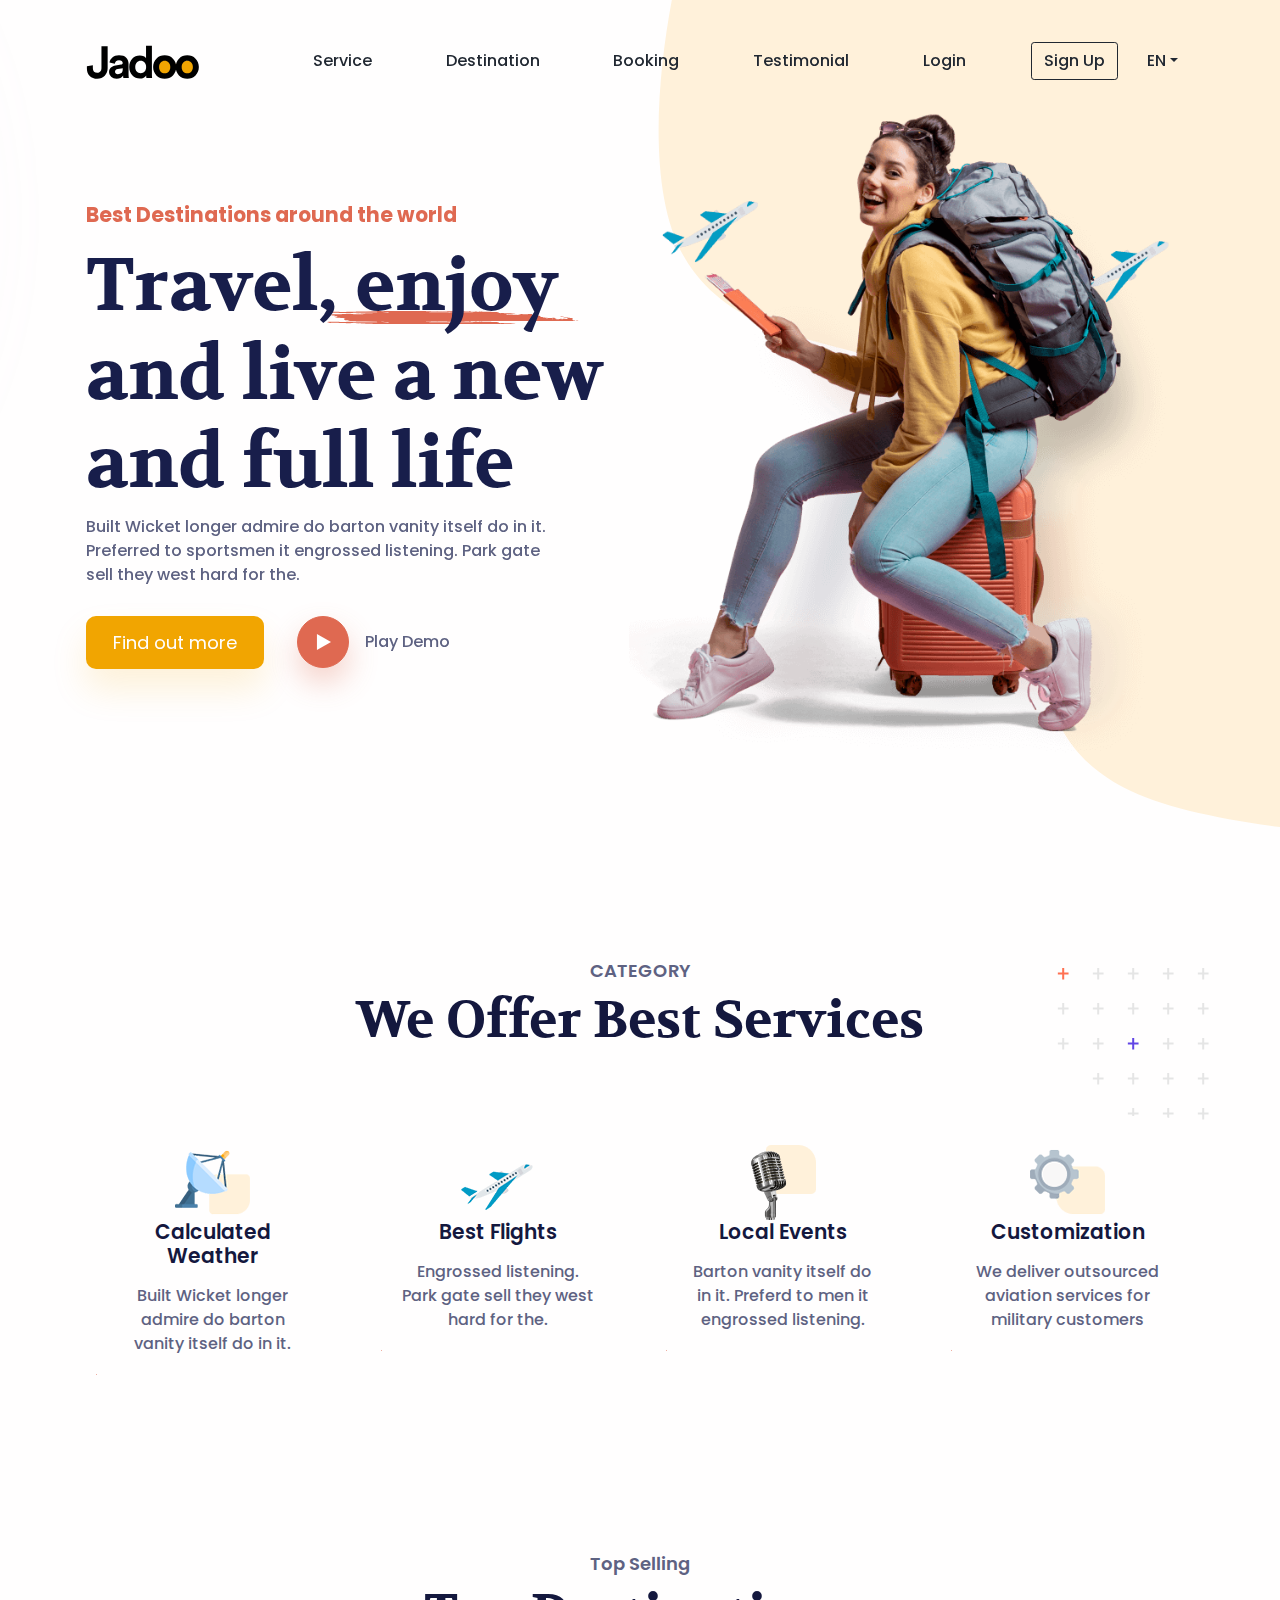
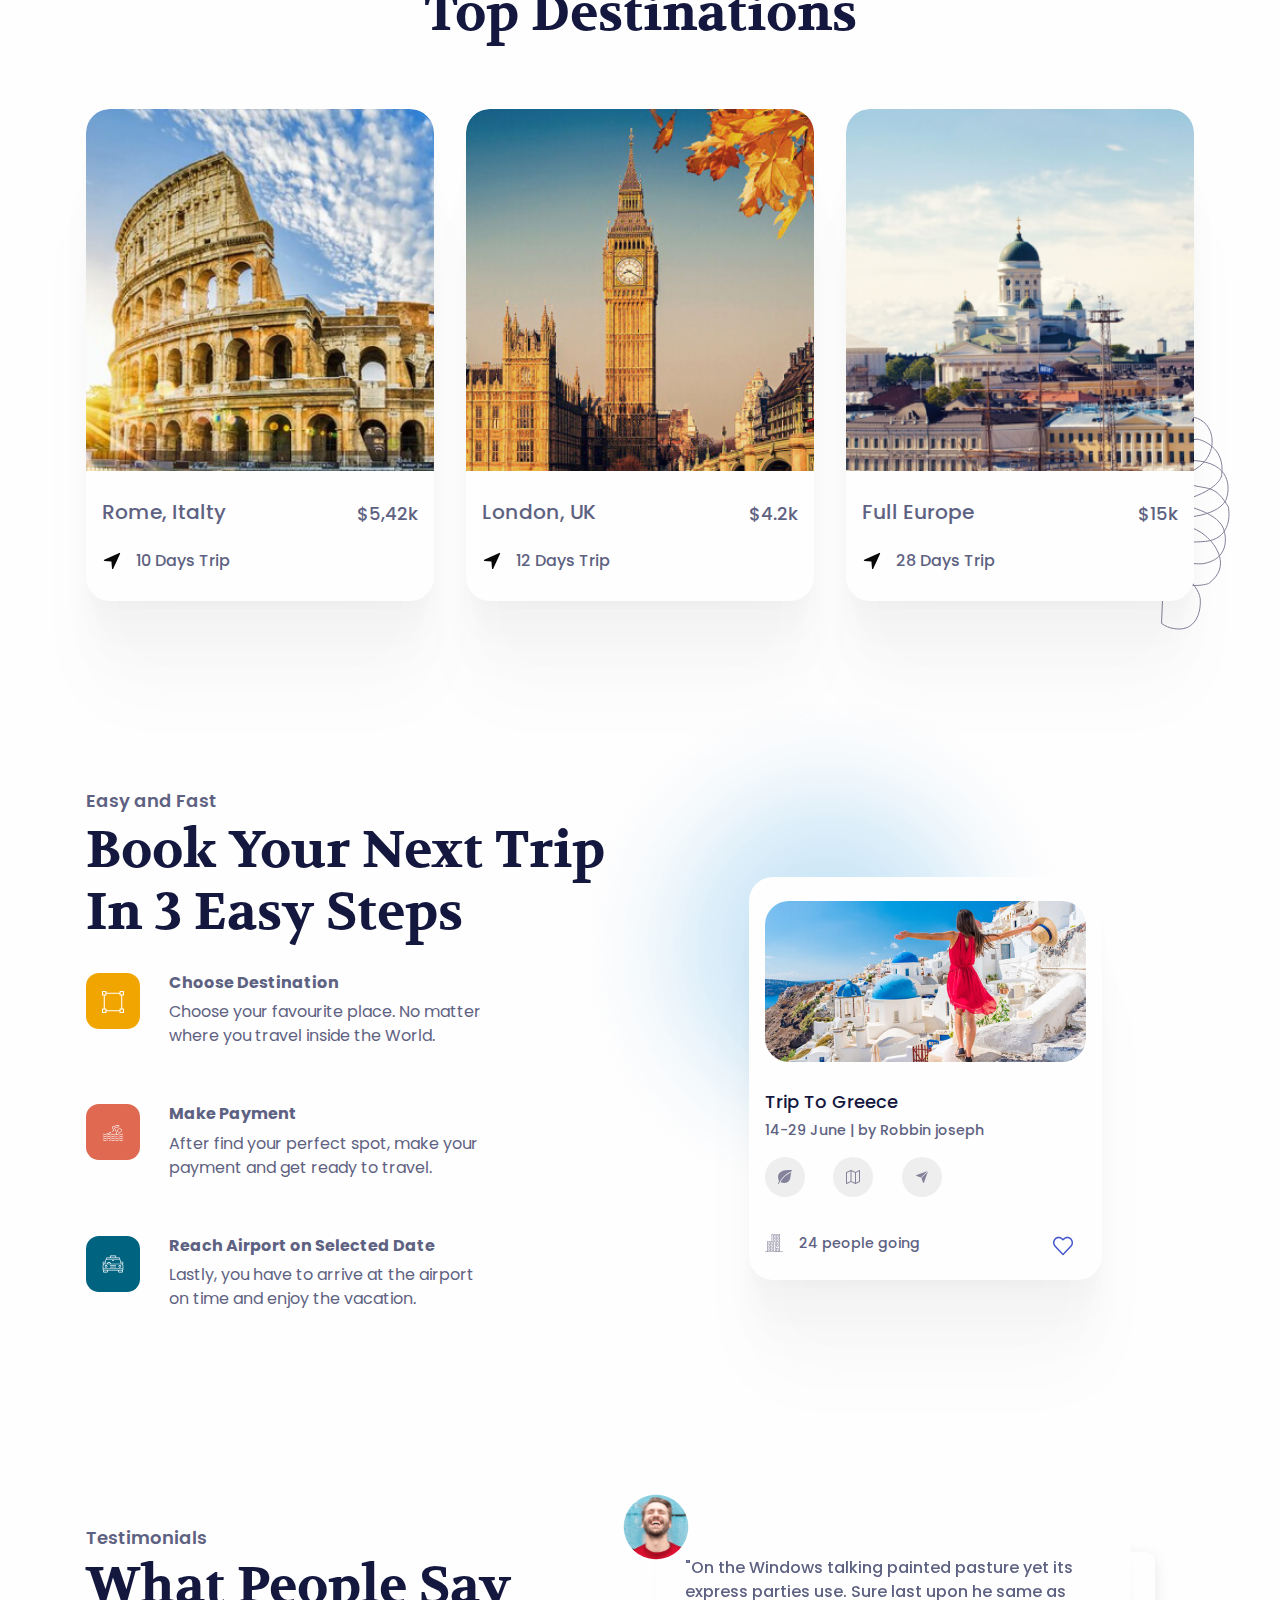
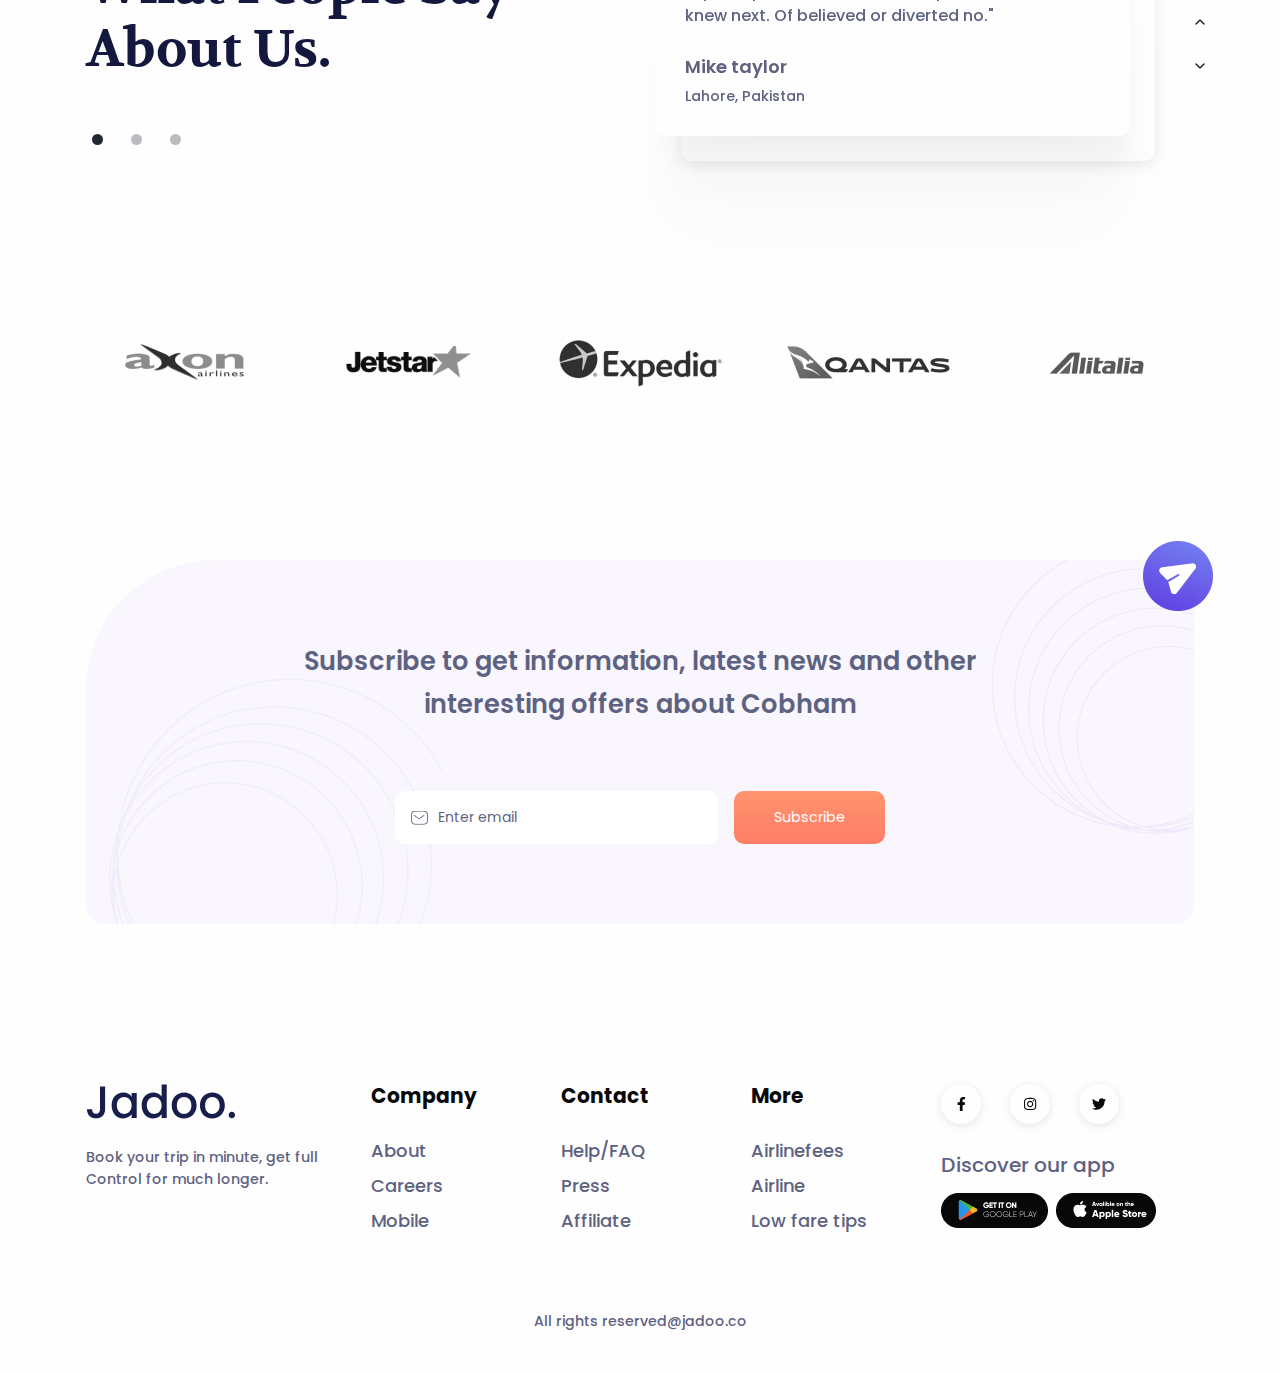
<file: src/main/resources/static/index.html>
<!DOCTYPE html>
<html lang="en-US" dir="ltr">

  <head>
    <meta charset="utf-8">
    <meta http-equiv="X-UA-Compatible" content="IE=edge">
    <meta name="viewport" content="width=device-width, initial-scale=1">


    <!-- ===============================================-->
    <!--    Document Title-->
    <!-- ===============================================-->
    <title>Jadoo | Travel Agency Landing Page UI</title>


    <!-- ===============================================-->
    <!--    Favicons-->
    <!-- ===============================================-->
    <link rel="apple-touch-icon" sizes="180x180" href="assets/img/favicons/apple-touch-icon.png">
    <link rel="icon" type="image/png" sizes="32x32" href="assets/img/favicons/favicon-32x32.png">
    <link rel="icon" type="image/png" sizes="16x16" href="assets/img/favicons/favicon-16x16.png">
    <link rel="shortcut icon" type="image/x-icon" href="assets/img/favicons/favicon.ico">
    <link rel="manifest" href="assets/img/favicons/manifest.json">
    <meta name="msapplication-TileImage" content="assets/img/favicons/mstile-150x150.png">
    <meta name="theme-color" content="#ffffff">


    <!-- ===============================================-->
    <!--    Stylesheets-->
    <!-- ===============================================-->
    <link href="assets/css/theme.css" rel="stylesheet" />

  </head>


  <body>

    <!-- ===============================================-->
    <!--    Main Content-->
    <!-- ===============================================-->
    <main class="main" id="top">
      <nav class="navbar navbar-expand-lg navbar-light fixed-top py-5 d-block" data-navbar-on-scroll="data-navbar-on-scroll">
        <div class="container"><a class="navbar-brand" href="index.html"><img src="assets/img/logo.svg" height="34" alt="logo" /></a>
          <button class="navbar-toggler" type="button" data-bs-toggle="collapse" data-bs-target="#navbarSupportedContent" aria-controls="navbarSupportedContent" aria-expanded="false" aria-label="Toggle navigation"><span class="navbar-toggler-icon"> </span></button>
          <div class="collapse navbar-collapse border-top border-lg-0 mt-4 mt-lg-0" id="navbarSupportedContent">
            <ul class="navbar-nav ms-auto pt-2 pt-lg-0 font-base align-items-lg-center align-items-start">
              <li class="nav-item px-3 px-xl-4"><a class="nav-link fw-medium" aria-current="page" href="#service">Service</a></li>
              <li class="nav-item px-3 px-xl-4"><a class="nav-link fw-medium" aria-current="page" href="#destination">Destination</a></li>
              <li class="nav-item px-3 px-xl-4"><a class="nav-link fw-medium" aria-current="page" href="#booking">Booking</a></li>
              <li class="nav-item px-3 px-xl-4"><a class="nav-link fw-medium" aria-current="page" href="#testimonial">Testimonial</a></li>
              <li class="nav-item px-3 px-xl-4"><a class="nav-link fw-medium" aria-current="page" href="login.html">Login</a></li>
              <li class="nav-item px-3 px-xl-4"><a class="btn btn-outline-dark order-1 order-lg-0 fw-medium" href="register.html">Sign Up</a></li>
              <li class="nav-item dropdown px-3 px-lg-0"> <a class="d-inline-block ps-0 py-2 pe-3 text-decoration-none dropdown-toggle fw-medium" href="#" id="navbarDropdown" role="button" data-bs-toggle="dropdown" aria-expanded="false">EN</a>
                <ul class="dropdown-menu dropdown-menu-end border-0 shadow-lg" style="border-radius:0.3rem;" aria-labelledby="navbarDropdown">
                  <li><a class="dropdown-item" href="#!">EN</a></li>
                  <li><a class="dropdown-item" href="#!">BN</a></li>
                </ul>
              </li>
            </ul>
          </div>
        </div>
      </nav>
      <section style="padding-top: 7rem;">
        <div class="bg-holder" style="background-image:url(assets/img/hero/hero-bg.svg);">
        </div>
        <!--/.bg-holder-->

        <div class="container">
          <div class="row align-items-center">
            <div class="col-md-5 col-lg-6 order-0 order-md-1 text-end"><img class="pt-7 pt-md-0 hero-img" src="assets/img/hero/hero-img.png" alt="hero-header" /></div>
            <div class="col-md-7 col-lg-6 text-md-start text-center py-6">
              <h4 class="fw-bold text-danger mb-3">Best Destinations around the world</h4>
              <h1 class="hero-title">Travel, enjoy and live a new and full life</h1>
              <p class="mb-4 fw-medium">Built Wicket longer admire do barton vanity itself do in it.<br class="d-none d-xl-block" />Preferred to sportsmen it engrossed listening. Park gate<br class="d-none d-xl-block" />sell they west hard for the.</p>
              <div class="text-center text-md-start"> <a class="btn btn-primary btn-lg me-md-4 mb-3 mb-md-0 border-0 primary-btn-shadow" href="#!" role="button">Find out more</a>
                <div class="w-100 d-block d-md-none"></div><a href="#!" role="button" data-bs-toggle="modal" data-bs-target="#popupVideo"><span class="btn btn-danger round-btn-lg rounded-circle me-3 danger-btn-shadow"> <img src="assets/img/hero/play.svg" width="15" alt="paly"/></span></a><span class="fw-medium">Play Demo</span>
                <div class="modal fade" id="popupVideo" tabindex="-1" aria-labelledby="popupVideo" aria-hidden="true">
                  <div class="modal-dialog modal-dialog-centered modal-lg">
                    <div class="modal-content">
                      <iframe class="rounded" style="width:100%;max-height:500px;" height="500px" src="https://www.youtube.com/embed/_lhdhL4UDIo" title="YouTube video player" allow="accelerometer; autoplay; clipboard-write; encrypted-media; gyroscope; picture-in-picture" allowfullscreen="allowfullscreen"></iframe>
                    </div>
                  </div>
                </div>
              </div>
            </div>
          </div>
        </div>
      </section>


      <!-- ============================================-->
      <!-- <section> begin ============================-->
      <section class="pt-5 pt-md-9" id="service">

        <div class="container">
          <div class="position-absolute z-index--1 end-0 d-none d-lg-block"><img src="assets/img/category/shape.svg" style="max-width: 200px" alt="service" /></div>
          <div class="mb-7 text-center">
            <h5 class="text-secondary">CATEGORY </h5>
            <h3 class="fs-xl-10 fs-lg-8 fs-7 fw-bold font-cursive text-capitalize">We Offer Best Services</h3>
          </div>
          <div class="row">
            <div class="col-lg-3 col-sm-6 mb-6">
              <div class="card service-card shadow-hover rounded-3 text-center align-items-center">
                <div class="card-body p-xxl-5 p-4"> <img src="assets/img/category/icon1.png" width="75" alt="Service" />
                  <h4 class="mb-3">Calculated Weather</h4>
                  <p class="mb-0 fw-medium">Built Wicket longer admire do barton vanity itself do in it.</p>
                </div>
              </div>
            </div>
            <div class="col-lg-3 col-sm-6 mb-6">
              <div class="card service-card shadow-hover rounded-3 text-center align-items-center">
                <div class="card-body p-xxl-5 p-4"> <img src="assets/img/category/icon2.png" width="75" alt="Service" />
                  <h4 class="mb-3">Best Flights</h4>
                  <p class="mb-0 fw-medium">Engrossed listening. Park gate sell they west hard for the.</p>
                </div>
              </div>
            </div>
            <div class="col-lg-3 col-sm-6 mb-6">
              <div class="card service-card shadow-hover rounded-3 text-center align-items-center">
                <div class="card-body p-xxl-5 p-4"> <img src="assets/img/category/icon3.png" width="75" alt="Service" />
                  <h4 class="mb-3">Local Events</h4>
                  <p class="mb-0 fw-medium">Barton vanity itself do in it. Preferd to men it engrossed listening.</p>
                </div>
              </div>
            </div>
            <div class="col-lg-3 col-sm-6 mb-6">
              <div class="card service-card shadow-hover rounded-3 text-center align-items-center">
                <div class="card-body p-xxl-5 p-4"> <img src="assets/img/category/icon4.png" width="75" alt="Service" />
                  <h4 class="mb-3">Customization</h4>
                  <p class="mb-0 fw-medium">We deliver outsourced aviation services for military customers</p>
                </div>
              </div>
            </div>
          </div>
        </div><!-- end of .container-->

      </section>
      <!-- <section> close ============================-->
      <!-- ============================================-->




      <!-- ============================================-->
      <!-- <section> begin ============================-->
      <section class="pt-5" id="destination">

        <div class="container">
          <div class="position-absolute start-100 bottom-0 translate-middle-x d-none d-xl-block ms-xl-n4"><img src="assets/img/dest/shape.svg" alt="destination" /></div>
          <div class="mb-7 text-center">
            <h5 class="text-secondary">Top Selling </h5>
            <h3 class="fs-xl-10 fs-lg-8 fs-7 fw-bold font-cursive text-capitalize">Top Destinations</h3>
          </div>
          <div class="row">
            <div class="col-md-4 mb-4">
              <div class="card overflow-hidden shadow"> <img class="card-img-top" src="assets/img/dest/dest1.jpg" alt="Rome, Italty" />
                <div class="card-body py-4 px-3">
                  <div class="d-flex flex-column flex-lg-row justify-content-between mb-3">
                    <h4 class="text-secondary fw-medium"><a class="link-900 text-decoration-none stretched-link" href="#!">Rome, Italty</a></h4><span class="fs-1 fw-medium">$5,42k</span>
                  </div>
                  <div class="d-flex align-items-center"> <img src="assets/img/dest/navigation.svg" style="margin-right: 14px" width="20" alt="navigation" /><span class="fs-0 fw-medium">10 Days Trip</span></div>
                </div>
              </div>
            </div>
            <div class="col-md-4 mb-4">
              <div class="card overflow-hidden shadow"> <img class="card-img-top" src="assets/img/dest/dest2.jpg" alt="London, UK" />
                <div class="card-body py-4 px-3">
                  <div class="d-flex flex-column flex-lg-row justify-content-between mb-3">
                    <h4 class="text-secondary fw-medium"><a class="link-900 text-decoration-none stretched-link" href="#!">London, UK</a></h4><span class="fs-1 fw-medium">$4.2k</span>
                  </div>
                  <div class="d-flex align-items-center"> <img src="assets/img/dest/navigation.svg" style="margin-right: 14px" width="20" alt="navigation" /><span class="fs-0 fw-medium">12 Days Trip</span></div>
                </div>
              </div>
            </div>
            <div class="col-md-4 mb-4">
              <div class="card overflow-hidden shadow"> <img class="card-img-top" src="assets/img/dest/dest3.jpg" alt="Full Europe" />
                <div class="card-body py-4 px-3">
                  <div class="d-flex flex-column flex-lg-row justify-content-between mb-3">
                    <h4 class="text-secondary fw-medium"><a class="link-900 text-decoration-none stretched-link" href="#!">Full Europe</a></h4><span class="fs-1 fw-medium">$15k</span>
                  </div>
                  <div class="d-flex align-items-center"> <img src="assets/img/dest/navigation.svg" style="margin-right: 14px" width="20" alt="navigation" /><span class="fs-0 fw-medium">28 Days Trip</span></div>
                </div>
              </div>
            </div>
          </div>
        </div><!-- end of .container-->

      </section>
      <!-- <section> close ============================-->
      <!-- ============================================-->




      <!-- ============================================-->
      <!-- <section> begin ============================-->
      <section id="booking">

        <div class="container">
          <div class="row align-items-center">
            <div class="col-lg-6">
              <div class="mb-4 text-start">
                <h5 class="text-secondary">Easy and Fast </h5>
                <h3 class="fs-xl-10 fs-lg-8 fs-7 fw-bold font-cursive text-capitalize">Book your next trip in 3 easy steps</h3>
              </div>
              <div class="d-flex align-items-start mb-5">
                <div class="bg-primary me-sm-4 me-3 p-3" style="border-radius: 13px"> <img src="assets/img/steps/selection.svg" width="22" alt="steps" /></div>
                <div class="flex-1">
                  <h5 class="text-secondary fw-bold fs-0">Choose Destination</h5>
                  <p>Choose your favourite place. No matter <br class="d-none d-sm-block"> where you travel inside the World.</p>
                </div>
              </div>
              <div class="d-flex align-items-start mb-5">
                <div class="bg-danger me-sm-4 me-3 p-3" style="border-radius: 13px"> <img src="assets/img/steps/water-sport.svg" width="22" alt="steps" /></div>
                <div class="flex-1">
                  <h5 class="text-secondary fw-bold fs-0">Make Payment</h5>
                  <p>After find your perfect spot, make your <br class="d-none d-sm-block"> payment and get ready to travel.</p>
                </div>
              </div>
              <div class="d-flex align-items-start mb-5">
                <div class="bg-info me-sm-4 me-3 p-3" style="border-radius: 13px"> <img src="assets/img/steps/taxi.svg" width="22" alt="steps" /></div>
                <div class="flex-1">
                  <h5 class="text-secondary fw-bold fs-0">Reach Airport on Selected Date</h5>
                  <p>Lastly, you have to arrive at the airport <br class="d-none d-sm-block"> on time and enjoy the vacation.</p>
                </div>
              </div>
            </div>
            <div class="col-lg-6 d-flex justify-content-center align-items-start">
              <div class="card position-relative shadow" style="max-width: 370px;">
                <div class="position-absolute z-index--1 me-10 me-xxl-0" style="right:-160px;top:-210px;"> <img src="assets/img/steps/bg.png" style="max-width:550px;" alt="shape" /></div>
                <div class="card-body p-3"> <img class="mb-4 mt-2 rounded-2 w-100" src="assets/img/steps/booking-img.jpg" alt="booking" />
                  <div>
                    <h5 class="fw-medium">Trip To Greece</h5>
                    <p class="fs--1 mb-3 fw-medium">14-29 June | by Robbin joseph</p>
                    <div class="icon-group mb-4"> <span class="btn icon-item"> <img src="assets/img/steps/leaf.svg" alt=""/></span><span class="btn icon-item"> <img src="assets/img/steps/map.svg" alt=""/></span><span class="btn icon-item"> <img src="assets/img/steps/send.svg" alt=""/></span>
                    </div>
                    <div class="d-flex align-items-center justify-content-between">
                      <div class="d-flex align-items-center mt-n1"><img class="me-3" src="assets/img/steps/building.svg" width="18" alt="building" /><span class="fs--1 fw-medium">24 people going</span></div>
                      <div class="show-onhover position-relative">
                        <div class="card hideEl shadow position-absolute end-0 start-xl-50 bottom-100 translate-xl-middle-x ms-3" style="width: 260px;border-radius:18px;">
                          <div class="card-body py-3">
                            <div class="d-flex">
                              <div style="margin-right: 10px"> <img class="rounded-circle" src="assets/img/steps/favorite-placeholder.png" width="50" alt="favorite" /></div>
                              <div>
                                <p class="fs--1 mb-1 fw-medium">Ongoing </p>
                                <h5 class="fw-medium mb-3">Trip to rome</h5>
                                <h6 class="fs--1 fw-medium mb-2"><span>40%</span> completed</h6>
                                <div class="progress" style="height: 6px;">
                                  <div class="progress-bar" role="progressbar" style="width: 40%;" aria-valuenow="25" aria-valuemin="0" aria-valuemax="100"></div>
                                </div>
                              </div>
                            </div>
                          </div>
                        </div>
                        <button class="btn"> <img src="assets/img/steps/heart.svg" width="20" alt="step" /></button>
                      </div>
                    </div>
                  </div>
                </div>
              </div>
            </div>
          </div>
        </div><!-- end of .container-->

      </section>
      <!-- <section> close ============================-->
      <!-- ============================================-->




      <!-- ============================================-->
      <!-- <section> begin ============================-->
      <section id="testimonial">

        <div class="container">
          <div class="row">
            <div class="col-lg-5">
              <div class="mb-8 text-start">
                <h5 class="text-secondary">Testimonials </h5>
                <h3 class="fs-xl-10 fs-lg-8 fs-7 fw-bold font-cursive text-capitalize">What people say about Us.</h3>
              </div>
            </div>
            <div class="col-lg-1"></div>
            <div class="col-lg-6">
              <div class="pe-7 ps-5 ps-lg-0">
                <div class="carousel slide carousel-fade position-static" id="testimonialIndicator" data-bs-ride="carousel">
                  <div class="carousel-indicators">
                    <button class="active" type="button" data-bs-target="#testimonialIndicator" data-bs-slide-to="0" aria-current="true" aria-label="Testimonial 0"></button>
                    <button class="false" type="button" data-bs-target="#testimonialIndicator" data-bs-slide-to="1" aria-current="true" aria-label="Testimonial 1"></button>
                    <button class="false" type="button" data-bs-target="#testimonialIndicator" data-bs-slide-to="2" aria-current="true" aria-label="Testimonial 2"></button>
                  </div>
                  <div class="carousel-inner">
                    <div class="carousel-item position-relative active">
                      <div class="card shadow" style="border-radius:10px;">
                        <div class="position-absolute start-0 top-0 translate-middle"> <img class="rounded-circle fit-cover" src="assets/img/testimonial/author.png" height="65" width="65" alt="" /></div>
                        <div class="card-body p-4">
                          <p class="fw-medium mb-4">&quot;On the Windows talking painted pasture yet its express parties use. Sure last upon he same as knew next. Of believed or diverted no.&quot;</p>
                          <h5 class="text-secondary">Mike taylor</h5>
                          <p class="fw-medium fs--1 mb-0">Lahore, Pakistan</p>
                        </div>
                      </div>
                      <div class="card shadow-sm position-absolute top-0 z-index--1 mb-3 w-100 h-100" style="border-radius:10px;transform:translate(25px, 25px)"> </div>
                    </div>
                    <div class="carousel-item position-relative ">
                      <div class="card shadow" style="border-radius:10px;">
                        <div class="position-absolute start-0 top-0 translate-middle"> <img class="rounded-circle fit-cover" src="assets/img/testimonial/author2.png" height="65" width="65" alt="" /></div>
                        <div class="card-body p-4">
                          <p class="fw-medium mb-4">&quot;Jadoo is recognized as one of the finest travel agency in the world. When it came to planning a trip, I found them to be dependable.&quot;</p>
                          <h5 class="text-secondary">Thomas Wagon</h5>
                          <p class="fw-medium fs--1 mb-0">CEO of Red Button</p>
                        </div>
                      </div>
                      <div class="card shadow-sm position-absolute top-0 z-index--1 mb-3 w-100 h-100" style="border-radius:10px;transform:translate(25px, 25px)"> </div>
                    </div>
                    <div class="carousel-item position-relative ">
                      <div class="card shadow" style="border-radius:10px;">
                        <div class="position-absolute start-0 top-0 translate-middle"> <img class="rounded-circle fit-cover" src="assets/img/testimonial/author3.png" height="65" width="65" alt="" /></div>
                        <div class="card-body p-4">
                          <p class="fw-medium mb-4">&quot;On the Windows talking painted pasture yet its express parties use. Sure last upon he same as knew next. Of believed or diverted no.&quot;</p>
                          <h5 class="text-secondary">Kelly Willium</h5>
                          <p class="fw-medium fs--1 mb-0">Khulna, Bangladesh</p>
                        </div>
                      </div>
                      <div class="card shadow-sm position-absolute top-0 z-index--1 mb-3 w-100 h-100" style="border-radius:10px;transform:translate(25px, 25px)"> </div>
                    </div>
                  </div>
                  <div class="carousel-navigation d-flex flex-column flex-between-center position-absolute end-0 top-lg-50 bottom-0 translate-middle-y z-index-1 me-3 me-lg-0" style="height:60px;width:20px;">
                    <button class="carousel-control-prev position-static" type="button" data-bs-target="#testimonialIndicator" data-bs-slide="prev"><img src="assets/img/icons/up.svg" width="16" alt="icon" /></button>
                    <button class="carousel-control-next position-static" type="button" data-bs-target="#testimonialIndicator" data-bs-slide="next"><img src="assets/img/icons/down.svg" width="16" alt="icon" /></button>
                  </div>
                </div>
              </div>
            </div>
          </div>
        </div><!-- end of .container-->

      </section>
      <!-- <section> close ============================-->
      <!-- ============================================-->


      <div class="position-relative pt-9 pt-lg-8 pb-6 pb-lg-8">
        <div class="container">
          <div class="row row-cols-lg-5 row-cols-md-3 row-cols-2 flex-center">
            <div class="col">
              <div class="card shadow-hover mb-4" style="border-radius:10px;">
                <div class="card-body text-center"> <img class="img-fluid" src="assets/img/partner/1.png" alt="" /></div>
              </div>
            </div>
            <div class="col">
              <div class="card shadow-hover mb-4" style="border-radius:10px;">
                <div class="card-body text-center"> <img class="img-fluid" src="assets/img/partner/2.png" alt="" /></div>
              </div>
            </div>
            <div class="col">
              <div class="card shadow-hover mb-4" style="border-radius:10px;">
                <div class="card-body text-center"> <img class="img-fluid" src="assets/img/partner/3.png" alt="" /></div>
              </div>
            </div>
            <div class="col">
              <div class="card shadow-hover mb-4" style="border-radius:10px;">
                <div class="card-body text-center"> <img class="img-fluid" src="assets/img/partner/4.png" alt="" /></div>
              </div>
            </div>
            <div class="col">
              <div class="card shadow-hover mb-4" style="border-radius:10px;">
                <div class="card-body text-center"> <img class="img-fluid" src="assets/img/partner/5.png" alt="" /></div>
              </div>
            </div>
          </div>
        </div>
      </div>


      <!-- ============================================-->
      <!-- <section> begin ============================-->
      <section class="pt-6">

        <div class="container">
          <div class="py-8 px-5 position-relative text-center" style="background-color: rgba(223, 215, 249, 0.199);border-radius: 129px 20px 20px 20px;">
            <div class="position-absolute start-100 top-0 translate-middle ms-md-n3 ms-n4 mt-3"> <img src="assets/img/cta/send.png" style="max-width:70px;" alt="send icon" /></div>
            <div class="position-absolute end-0 top-0 z-index--1"> <img src="assets/img/cta/shape-bg2.png" width="264" alt="cta shape" /></div>
            <div class="position-absolute start-0 bottom-0 ms-3 z-index--1 d-none d-sm-block"> <img src="assets/img/cta/shape-bg1.png" style="max-width: 340px;" alt="cta shape" /></div>
            <div class="row justify-content-center">
              <div class="col-lg-8 col-md-10">
                <h2 class="text-secondary lh-1-7 mb-7">Subscribe to get information, latest news and other interesting offers about Cobham</h2>
                <form class="row g-3 align-items-center w-lg-75 mx-auto">
                  <div class="col-sm">
                    <div class="input-group-icon">
                      <input class="form-control form-little-squirrel-control" type="email" placeholder="Enter email " aria-label="email" /><img class="input-box-icon" src="assets/img/cta/mail.svg" width="17" alt="mail" />
                    </div>
                  </div>
                  <div class="col-sm-auto">
                    <button class="btn btn-danger orange-gradient-btn fs--1">Subscribe</button>
                  </div>
                </form>
              </div>
            </div>
          </div>
        </div><!-- end of .container-->

      </section>
      <!-- <section> close ============================-->
      <!-- ============================================-->




      <!-- ============================================-->
      <!-- <section> begin ============================-->
      <section class="pb-0 pb-lg-4">

        <div class="container">
          <div class="row">
            <div class="col-lg-3 col-md-7 col-12 mb-4 mb-md-6 mb-lg-0 order-0"> <img class="mb-4" src="assets/img/logo2.svg" width="150" alt="jadoo" />
              <p class="fs--1 text-secondary mb-0 fw-medium">Book your trip in minute, get full Control for much longer.</p>
            </div>
            <div class="col-lg-2 col-md-4 mb-4 mb-lg-0 order-lg-1 order-md-2">
              <h4 class="footer-heading-color fw-bold font-sans-serif mb-3 mb-lg-4">Company</h4>
              <ul class="list-unstyled mb-0">
                <li class="mb-2"><a class="link-900 fs-1 fw-medium text-decoration-none" href="#!">About</a></li>
                <li class="mb-2"><a class="link-900 fs-1 fw-medium text-decoration-none" href="#!">Careers</a></li>
                <li class="mb-2"><a class="link-900 fs-1 fw-medium text-decoration-none" href="#!">Mobile</a></li>
              </ul>
            </div>
            <div class="col-lg-2 col-md-4 mb-4 mb-lg-0 order-lg-2 order-md-3">
              <h4 class="footer-heading-color fw-bold font-sans-serif mb-3 mb-lg-4">Contact</h4>
              <ul class="list-unstyled mb-0">
                <li class="mb-2"><a class="link-900 fs-1 fw-medium text-decoration-none" href="#!">Help/FAQ</a></li>
                <li class="mb-2"><a class="link-900 fs-1 fw-medium text-decoration-none" href="#!">Press</a></li>
                <li class="mb-2"><a class="link-900 fs-1 fw-medium text-decoration-none" href="#!">Affiliate</a></li>
              </ul>
            </div>
            <div class="col-lg-2 col-md-4 mb-4 mb-lg-0 order-lg-3 order-md-4">
              <h4 class="footer-heading-color fw-bold font-sans-serif mb-3 mb-lg-4">More</h4>
              <ul class="list-unstyled mb-0">
                <li class="mb-2"><a class="link-900 fs-1 fw-medium text-decoration-none" href="#!">Airlinefees</a></li>
                <li class="mb-2"><a class="link-900 fs-1 fw-medium text-decoration-none" href="#!">Airline</a></li>
                <li class="mb-2"><a class="link-900 fs-1 fw-medium text-decoration-none" href="#!">Low fare tips</a></li>
              </ul>
            </div>
            <div class="col-lg-3 col-md-5 col-12 mb-4 mb-md-6 mb-lg-0 order-lg-4 order-md-1">
              <div class="icon-group mb-4"> <a class="text-decoration-none icon-item shadow-social" id="facebook" href="#!"><i class="fab fa-facebook-f"> </i></a><a class="text-decoration-none icon-item shadow-social" id="instagram" href="#!"><i class="fab fa-instagram"> </i></a><a class="text-decoration-none icon-item shadow-social" id="twitter" href="#!"><i class="fab fa-twitter"> </i></a></div>
              <h4 class="fw-medium font-sans-serif text-secondary mb-3">Discover our app</h4>
              <div class="d-flex align-items-center"> <a href="#!"> <img class="me-2" src="assets/img/play-store.png" alt="play store" /></a><a href="#!"> <img src="assets/img/apple-store.png" alt="apple store" /></a></div>
            </div>
          </div>
        </div><!-- end of .container-->

      </section>
      <!-- <section> close ============================-->
      <!-- ============================================-->


      <div class="py-5 text-center">
        <p class="mb-0 text-secondary fs--1 fw-medium">All rights reserved@jadoo.co </p>
      </div>
    </main>
    <!-- ===============================================-->
    <!--    End of Main Content-->
    <!-- ===============================================-->




    <!-- ===============================================-->
    <!--    JavaScripts-->
    <!-- ===============================================-->
    <script src="vendors/@popperjs/popper.min.js"></script>
    <script src="vendors/bootstrap/bootstrap.min.js"></script>
    <script src="vendors/is/is.min.js"></script>
    <script src="https://polyfill.io/v3/polyfill.min.js?features=window.scroll"></script>
    <script src="vendors/fontawesome/all.min.js"></script>
    <script src="assets/js/theme.js"></script>

    <link href="https://fonts.googleapis.com/css2?family=Poppins:wght@400;500;600;700&amp;family=Volkhov:wght@700&amp;display=swap" rel="stylesheet">
  </body>

</html>
</file>
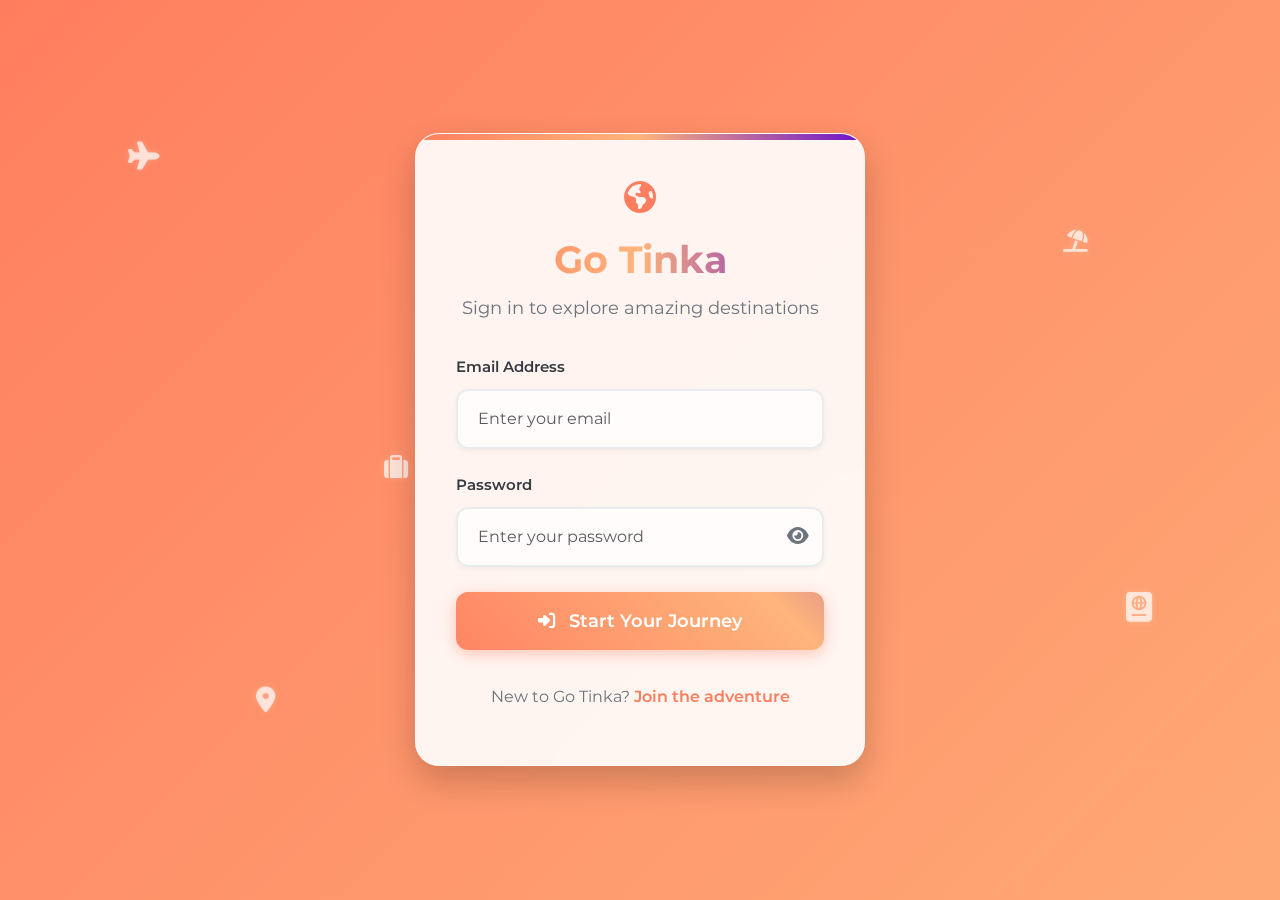
<file: src/main/resources/static/login.html>
<!DOCTYPE html>
<html lang="en">
<head>
    <meta charset="UTF-8" />
    <meta name="viewport" content="width=device-width, initial-scale=1.0" />
    <title>Login - Go Tinka Travel Agency</title>
    <link
            href="https://cdn.jsdelivr.net/npm/bootstrap@5.3.2/dist/css/bootstrap.min.css"
            rel="stylesheet"
    />
    <link
            href="https://fonts.googleapis.com/css2?family=Montserrat:wght@300;400;500;600;700&display=swap"
            rel="stylesheet"
    />
    <link
            rel="stylesheet"
            href="https://cdnjs.cloudflare.com/ajax/libs/font-awesome/6.4.0/css/all.min.css"
    />

    <style>
        body {
            font-family: 'Montserrat', sans-serif;
            margin: 0;
            padding: 0;
            min-height: 100vh;
            display: flex;
            align-items: center;
            justify-content: center;
            background-color: #f8f9fa;
            overflow: hidden;
            position: relative;
        }

        /* Colorful background with animated elements */
        .background {
            position: absolute;
            top: 0;
            left: 0;
            width: 100%;
            height: 100%;
            background: linear-gradient(135deg, #ff7e5f, #feb47b, #ffcaa6, #6a11cb, #2575fc);
            background-size: 500% 500%;
            animation: gradient-shift 15s ease infinite;
            overflow: hidden;
            z-index: -2;
        }

        @keyframes gradient-shift {
            0% { background-position: 0% 50%; }
            50% { background-position: 100% 50%; }
            100% { background-position: 0% 50%; }
        }

        /* Floating travel elements */
        .travel-icon {
            position: absolute;
            color: rgba(255, 255, 255, 0.7);
            filter: drop-shadow(0 0 3px rgba(255,255,255,0.3));
            z-index: -1;
            animation: float-icon linear infinite;
        }

        @keyframes float-icon {
            0% { transform: translateY(0) rotate(0deg); }
            50% { transform: translateY(-20px) rotate(5deg); }
            100% { transform: translateY(0) rotate(0deg); }
        }

        .icon-1 {
            top: 15%;
            left: 10%;
            font-size: 28px;
            animation-duration: 8s;
        }

        .icon-2 {
            top: 25%;
            right: 15%;
            font-size: 22px;
            animation-duration: 10s;
            animation-delay: -2s;
        }

        .icon-3 {
            bottom: 20%;
            left: 20%;
            font-size: 26px;
            animation-duration: 7s;
            animation-delay: -4s;
        }

        .icon-4 {
            bottom: 30%;
            right: 10%;
            font-size: 30px;
            animation-duration: 9s;
            animation-delay: -6s;
        }

        .icon-5 {
            top: 50%;
            left: 30%;
            font-size: 24px;
            animation-duration: 11s;
            animation-delay: -3s;
        }

        .auth-container {
            width: 100%;
            max-width: 450px;
            background: rgba(255, 255, 255, 0.9);
            border-radius: 24px;
            box-shadow: 0 15px 35px rgba(0, 0, 0, 0.2);
            padding: 40px;
            backdrop-filter: blur(10px);
            transform: perspective(1000px);
            transition: transform 0.5s ease, box-shadow 0.5s ease;
            animation: container-appear 0.8s ease-out forwards;
            position: relative;
            overflow: hidden;
            border: 1px solid rgba(255, 255, 255, 0.5);
        }

        .auth-container:before {
            content: '';
            position: absolute;
            top: 0;
            left: 0;
            right: 0;
            height: 6px;
            background: linear-gradient(to right, #ff7e5f, #feb47b, #6a11cb);
            z-index: 1;
        }

        .auth-container:hover {
            transform: perspective(1000px) rotateX(2deg) rotateY(2deg) scale(1.02);
            box-shadow: 0 20px 45px rgba(0, 0, 0, 0.25);
        }

        @keyframes container-appear {
            0% { opacity: 0; transform: translateY(30px); }
            100% { opacity: 1; transform: translateY(0); }
        }

        .auth-header {
            text-align: center;
            margin-bottom: 35px;
            position: relative;
        }

        .auth-logo {
            font-size: 32px;
            margin-bottom: 15px;
            color: #ff7e5f;
            display: inline-block;
            animation: pulse 2s infinite;
        }

        @keyframes pulse {
            0% { transform: scale(1); }
            50% { transform: scale(1.1); }
            100% { transform: scale(1); }
        }

        .auth-header h3 {
            font-size: 2.4rem;
            font-weight: 700;
            background: linear-gradient(to right, #ff7e5f, #feb47b, #6a11cb);
            -webkit-background-clip: text;
            -webkit-text-fill-color: transparent;
            margin-bottom: 12px;
            animation: fade-in-down 0.5s ease 0.2s both;
        }

        .auth-header p {
            color: #6c757d;
            font-size: 1.1rem;
            animation: fade-in-down 0.5s ease 0.4s both;
        }

        @keyframes fade-in-down {
            0% { opacity: 0; transform: translateY(-20px); }
            100% { opacity: 1; transform: translateY(0); }
        }

        .form-group {
            margin-bottom: 25px;
            animation: slide-in-right 0.5s ease both;
        }

        .form-group:nth-child(1) { animation-delay: 0.3s; }
        .form-group:nth-child(2) { animation-delay: 0.4s; }
        .form-group:nth-child(3) { animation-delay: 0.5s; }

        @keyframes slide-in-right {
            0% { opacity: 0; transform: translateX(30px); }
            100% { opacity: 1; transform: translateX(0); }
        }

        .form-label {
            display: block;
            margin-bottom: 10px;
            color: #343a40;
            font-weight: 600;
            font-size: 0.95rem;
            transition: transform 0.3s ease;
        }

        .form-control {
            width: 100%;
            padding: 16px 20px;
            border: 2px solid #e9ecef;
            border-radius: 12px;
            font-size: 1rem;
            transition: all 0.3s ease;
            background-color: rgba(255, 255, 255, 0.7);
            box-shadow: 0 2px 5px rgba(0, 0, 0, 0.05);
        }

        .form-control:focus {
            outline: none;
            border-color: #ff7e5f;
            box-shadow: 0 0 0 3px rgba(255, 126, 95, 0.25);
            transform: translateY(-2px);
            background-color: rgba(255, 255, 255, 0.9);
        }

        .password-field {
            position: relative;
        }

        .toggle-password {
            position: absolute;
            right: 15px;
            top: 50%;
            transform: translateY(-50%);
            cursor: pointer;
            color: #6c757d;
            font-size: 1.2rem;
            transition: color 0.3s ease, transform 0.3s ease;
        }

        .toggle-password:hover {
            color: #ff7e5f;
            transform: translateY(-50%) scale(1.1);
        }

        .btn-primary {
            width: 100%;
            padding: 16px 24px;
            background: linear-gradient(45deg, #ff7e5f, #feb47b, #6a11cb);
            background-size: 200% 200%;
            animation: gradient-animation 4s ease infinite;
            border: none;
            border-radius: 12px;
            color: white;
            font-weight: 600;
            font-size: 1.1rem;
            cursor: pointer;
            transition: all 0.3s ease;
            position: relative;
            overflow: hidden;
            box-shadow: 0 4px 15px rgba(255, 126, 95, 0.4);
        }

        @keyframes gradient-animation {
            0% { background-position: 0% 50%; }
            50% { background-position: 100% 50%; }
            100% { background-position: 0% 50%; }
        }

        .btn-primary:hover {
            transform: translateY(-3px);
            box-shadow: 0 6px 20px rgba(255, 126, 95, 0.6);
        }

        .btn-primary:active {
            transform: translateY(-1px);
        }

        .btn-primary:before {
            content: "";
            position: absolute;
            top: 0;
            left: -100%;
            width: 100%;
            height: 100%;
            background: linear-gradient(
                    90deg,
                    rgba(255, 255, 255, 0) 0%,
                    rgba(255, 255, 255, 0.2) 50%,
                    rgba(255, 255, 255, 0) 100%
            );
            transition: all 0.6s ease;
        }

        .btn-primary:hover:before {
            left: 100%;
        }

        .auth-footer {
            text-align: center;
            margin-top: 35px;
            animation: fade-in-up 0.5s ease 0.7s both;
        }

        @keyframes fade-in-up {
            0% { opacity: 0; transform: translateY(20px); }
            100% { opacity: 1; transform: translateY(0); }
        }

        .auth-footer p {
            color: #6c757d;
            font-size: 1rem;
        }

        .auth-footer a {
            color: #ff7e5f;
            text-decoration: none;
            font-weight: 600;
            transition: all 0.3s ease;
            position: relative;
        }

        .auth-footer a:hover {
            color: #6a11cb;
        }

        .auth-footer a:after {
            content: '';
            position: absolute;
            width: 100%;
            transform: scaleX(0);
            height: 2px;
            bottom: -2px;
            left: 0;
            background: linear-gradient(to right, #ff7e5f, #feb47b);
            transform-origin: bottom right;
            transition: transform 0.3s ease-out;
        }

        .auth-footer a:hover:after {
            transform: scaleX(1);
            transform-origin: bottom left;
        }
    </style>
</head>
<body>
<div class="background"></div>

<div class="travel-icon icon-1"><i class="fas fa-plane"></i></div>
<div class="travel-icon icon-2"><i class="fas fa-umbrella-beach"></i></div>
<div class="travel-icon icon-3"><i class="fas fa-map-marker-alt"></i></div>
<div class="travel-icon icon-4"><i class="fas fa-passport"></i></div>
<div class="travel-icon icon-5"><i class="fas fa-suitcase"></i></div>

<div class="auth-container">
    <div class="auth-header">
        <div class="auth-logo">
            <i class="fas fa-globe-americas"></i>
        </div>
        <h3>Go Tinka</h3>
        <p>Sign in to explore amazing destinations</p>
    </div>
    <div class="auth-body">
        <form id="loginForm">
            <div class="form-group">
                <label for="email" class="form-label">Email Address</label>
                <input type="email" class="form-control" id="email" placeholder="Enter your email" required />
            </div>
            <div class="form-group">
                <label for="password" class="form-label">Password</label>
                <div class="password-field">
                    <input type="password" class="form-control" id="password" placeholder="Enter your password" required />
                    <span toggle="#password" class="toggle-password fa fa-eye"></span>
                </div>
            </div>
            <div class="form-group">
                <button type="button" id="loginButton" onclick="loginToDashboard()" class="btn btn-primary">
                    <i class="fas fa-sign-in-alt me-2"></i> Start Your Journey
                </button>
            </div>
        </form>
    </div>
    <div class="auth-footer">
        <p>New to Go Tinka? <a href="registor.html">Join the adventure</a></p>
    </div>
</div>

<script src="assets/js/jquery-3.7.1.min.js"></script>
<script src="https://cdn.jsdelivr.net/npm/bootstrap@5.3.2/dist/js/bootstrap.bundle.min.js"></script>
<script>
    let loginToDashboard = ()=>{
        console.log("Login form submitted");
        $.ajax({
            url: `http://localhost:8080/api/v1/auth/authenticate`,
            method: "POST",
            contentType: "application/json",
            data: JSON.stringify({
                email: $("#email").val(),
                password: $("#password").val(),
            }),
            success: function (response) {
                console.log(response);
                localStorage.setItem("jwt_token", response.data.token);
                localStorage.setItem("user_role", response.data.role);
                console.log("Login successful:", response);

                // Redirect based on user role
                if (response.data.role === "ADMIN") {
                    window.location.href = "dashboard.html";
                } else if (response.data.role === "USER") {
                    window.location.href = "index.html";
                } else {
                    alert("Unauthorized role");
                }
            },
            error: function(xhr, status, error) {
                alert("Login failed. Please check your credentials.");
                console.error("Error:", error);
            }
        });
    }

    $(document).ready(function () {
        $(".toggle-password").click(function () {
            $(this).toggleClass("fa-eye fa-eye-slash");
            var input = $(this).prev();
            if (input.attr("type") === "password") {
                input.attr("type", "text");
            } else {
                input.attr("type", "password");
            }
        });
    });
</script>
</body>
</html>
</file>
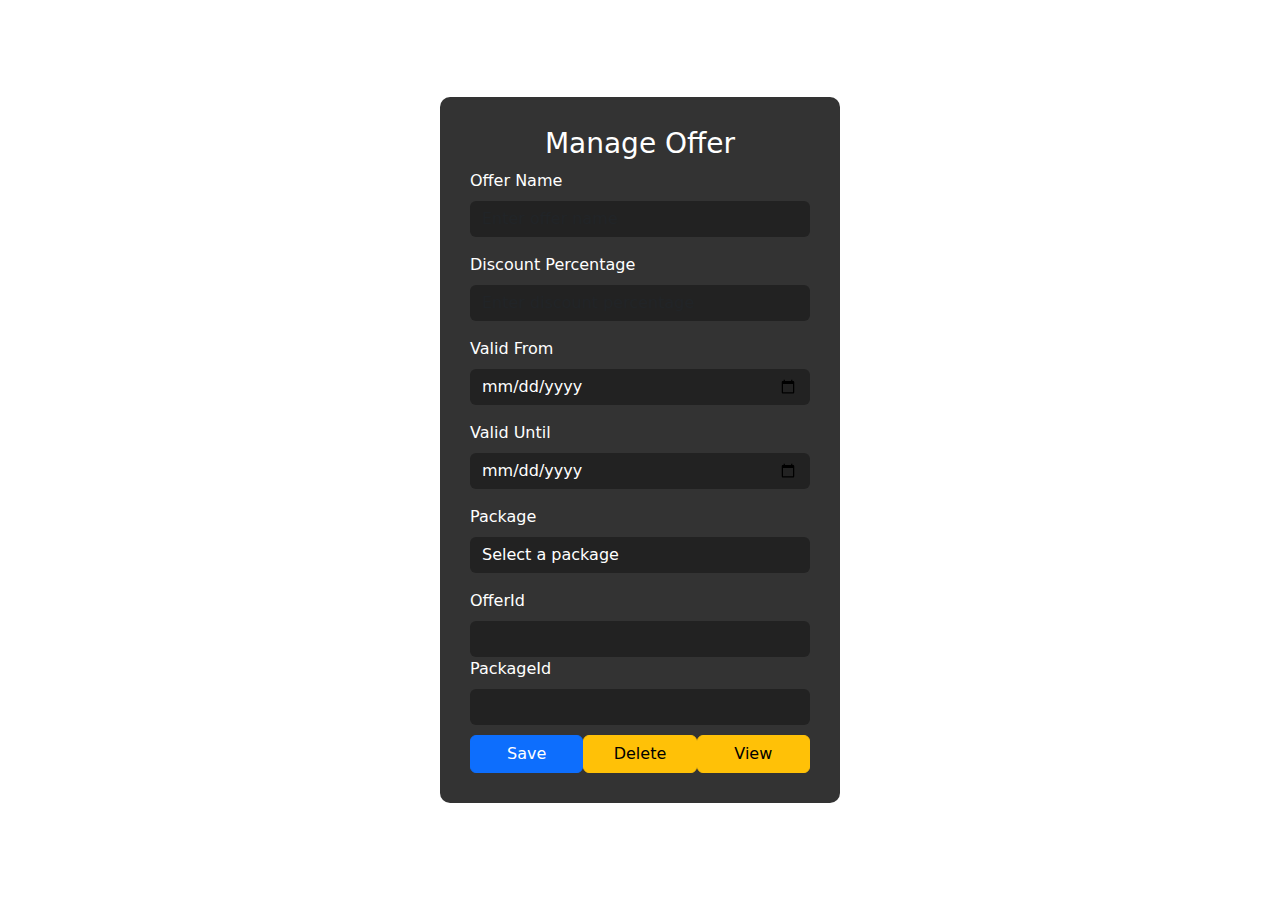
<file: src/main/resources/static/offers.html>
<!DOCTYPE html>
<html lang="en">
<head>
    <meta charset="UTF-8">
    <meta name="viewport" content="width=device-width, initial-scale=1.0">
    <title>Offer Form</title>
    <link href="https://cdn.jsdelivr.net/npm/bootstrap@5.3.0/dist/css/bootstrap.min.css" rel="stylesheet">
    <style>
        body {
            background: url('https://source.unsplash.com/1600x900/?sunset,city') no-repeat center center/cover;
            height: 100vh;
            display: flex;
            justify-content: center;
            align-items: center;
        }
        .form-container {
            background: rgba(0, 0, 0, 0.8);
            padding: 30px;
            border-radius: 10px;
            color: white;
            width: 400px;
        }
        .form-container input,
        .form-container select {
            background: #222;
            color: white;
            border: none;
        }
        .form-container input:focus,
        .form-container select:focus {
            background: #333;
            color: white;
            border: none;
            outline: none;
            box-shadow: none;
        }
        .btn-primary, .btn-warning, .btn-danger, .btn-info {
            width: 48%;
            margin-top: 10px;
        }
    </style>
</head>
<body>

<div class="form-container">
    <h3 class="text-center">Manage Offer</h3>
    <form id="offerForm">
        <div class="mb-3">
            <label class="form-label">Offer Name</label>
            <input type="text" class="form-control" id="offerName" placeholder="Enter offer name">
        </div>
        <div class="mb-3">
            <label class="form-label">Discount Percentage</label>
            <input type="number" class="form-control" id="discountPercentage" placeholder="Enter discount percentage">
        </div>
        <div class="mb-3">
            <label class="form-label">Valid From</label>
            <input type="date" class="form-control" id="validFrom">
        </div>
        <div class="mb-3">
            <label class="form-label">Valid Until</label>
            <input type="date" class="form-control" id="validUntil">
        </div>
        <div class="mb-3">
            <label class="form-label">Package</label>
            <select class="form-select" id="packageName">
                <option selected>Select a package</option>
            </select>
        </div>
        <label class="form-label">OfferId</label>
        <input type="text" class="form-control" id="offerId">
        <label class="form-label">PackageId</label>
        <input type="text" class="form-control" id="packageId">
        <div class="d-flex justify-content-between">
            <button type="submit" class="btn btn-primary" id="saveBtn">Save</button>
            <button type="button" class="btn btn-warning" onclick=" deleteOffer()">Delete</button>
            <button type="button" class="btn btn-warning" onclick="viewOffers()">View</button>
        </div>
    </form>
    <!-- Package List Cards -->
    <div class="card-container" id="offerList">
        <!-- Dynamically generated package cards will appear here -->
    </div>
</div>
<script src="assets/js/jquery-3.7.1.min.js"></script>
<script src="https://cdn.jsdelivr.net/npm/bootstrap@5.3.0/dist/js/bootstrap.bundle.min.js"></script>
<script>
    let authToken = localStorage.getItem("jwt_token");
    loadAllPackageNames();
    viewOffers();

    function loadAllPackageNames() {
        $.ajax({
            url: "http://localhost:8080/api/v1/packages/getNames",
            method: "GET",
            dataType: "json",
            headers: { "Authorization": `Bearer ${authToken}` },
            success: (resp) => {
                console.log("API Response:", resp); // Debugging

                // Check if `resp.data` is an array
                if (!Array.isArray(resp.data)) {
                    console.error("Error: Response data is not an array", resp);
                    return;
                }

                let nameDropdown = $("#packageName");

                // Loop through `resp.data`
                resp.data.forEach(name => {
                    nameDropdown.append(`<option value="${name}">${name}</option>`);
                });
            },
            error: (err) => {
                console.error("Error loading package names:", err);
            }
        });
    }

    $("#packageName").change(function () {
        let selectedName = $(this).val();
        if (selectedName) {
            $.ajax({
                url: `http://localhost:8080/api/v1/packages/getPackageId/${selectedName}`,
                method: "GET",
                dataType: "json",
                headers: { "Authorization": `Bearer ${authToken}` },
                success: function (resp) {
                    console.log("Selected Name Data Response:", resp); // Debugging output

                    if (resp && resp.data) {
                        $("#packageId").val(resp.data); // Set the credit ID field
                    } else {
                        $("#packageId").val("");  // Clear input if no data found
                    }
                },
                error: function (error) {
                    console.error("Error fetching selected name details:", error);
                }
            });
        } else {
            console.log("No name selected.");
            $("#packageId").val("");  // Clear input if no bundle selected
        }
    });

    // Save or Update Offer (Create or Update)
    $("#offerForm").submit(function (event) {
        event.preventDefault();

        let offerId = $("#offerId").val().trim();
        let offerName = $("#offerName").val().trim();
        let discountPercentage = $("#discountPercentage").val().trim();
        let validFrom = $("#validFrom").val().trim();
        let validUntil = $("#validUntil").val().trim();
        let packageId = $("#packageId").val().trim();

        if (!offerName || !discountPercentage || !validFrom || !validUntil || !packageId) {
            alert("Please fill in all required fields!");
            return;
        }

        let apiUrl = "http://localhost:8080/api/v1/offers/save";
        let methodType = "POST";
        let requestData = { offerName, discountPercentage, validFrom, validUntil, packageId };

        if (offerId) { // If offerId exists, update instead of saving
            apiUrl = `http://localhost:8080/api/v1/offers/update/${offerId}`;
            methodType = "PUT";
            requestData.offerId = offerId;
        }

        $.ajax({
            url: apiUrl,
            type: methodType,
            contentType: "application/json",
            data: JSON.stringify(requestData),
            headers: { "Authorization": `Bearer ${authToken}` },
            success: function () {
                alert(offerId ? "Offer updated successfully!" : "Offer saved successfully!");
                clearOfferForm();
                viewOffers();
            },
            error: function (xhr) {
                alert("Operation failed: " + xhr.responseText);
            },
        });
    });

    // Delete Offer
    function deleteOffer() {
        let offerId = $("#offerId").val().trim();
        if (!offerId) {
            alert("Please select an offer to delete.");
            return;
        }
        if (!confirm("Are you sure you want to delete this offer?")) {
            return;
        }

        $.ajax({
            url: `http://localhost:8080/api/v1/offers/delete/${offerId}`,
            type: "DELETE",
            headers: { "Authorization": `Bearer ${authToken}` },
            success: function () {
                alert("Offer deleted successfully!");
                clearOfferForm();
                viewOffers();
            },
            error: function (xhr) {
                alert("Delete failed: " + xhr.responseText);
            },
        });
    }

    // View Offers
    function viewOffers() {
        $.ajax({
            url: "http://localhost:8080/api/v1/offers/getAll",
            type: "GET",
            headers: { "Authorization": `Bearer ${authToken}` },
            success: function (response) {
                $("#offerList").empty();



                        response.data.forEach(offer => {
                            console.log("Offer ID:", offer.offerId);
                            console.log("Package ID:", offer.packageId);
                    $("#offerList").append(`
                <div class="offer-card" onclick="fillOfferForm(${offer.offerId}, '${offer.offerName}', '${offer.discountPercentage}', '${offer.validFrom}', '${offer.validUntil}', '${offer.packageId}')">
                    <h5>${offer.offerName}</h5>
                    <p>Discount: ${offer.discountPercentage}%</p>
                    <p>Package Id: ${offer.packageId}</p>
                    <p>Valid From: ${offer.validFrom}</p>
                    <p>Valid Until: ${offer.validUntil}</p>
                </div>
            `);
                        });
            },
            error: function (xhr) {
                alert("Failed to fetch offers.");
            },
        });
    }

    // Fill Offer Form when clicking an offer
    function fillOfferForm(offerId, offerName, discountPercentage, validFrom, validUntil, packageId) {
        $("#offerId").val(offerId);
        $("#offerName").val(offerName);
        $("#discountPercentage").val(discountPercentage);
        $("#validFrom").val(validFrom);
        $("#validUntil").val(validUntil);
        $("#packageId").val(packageId);
    }

    // Clear Offer Form
    function clearOfferForm() {
        $("#offerId").val("");
        $("#offerName").val("");
        $("#discountPercentage").val("");
        $("#validFrom").val("");
        $("#validUntil").val("");
        $("#packageId").val("");
    }

</script>
</body>
</html>
</file>
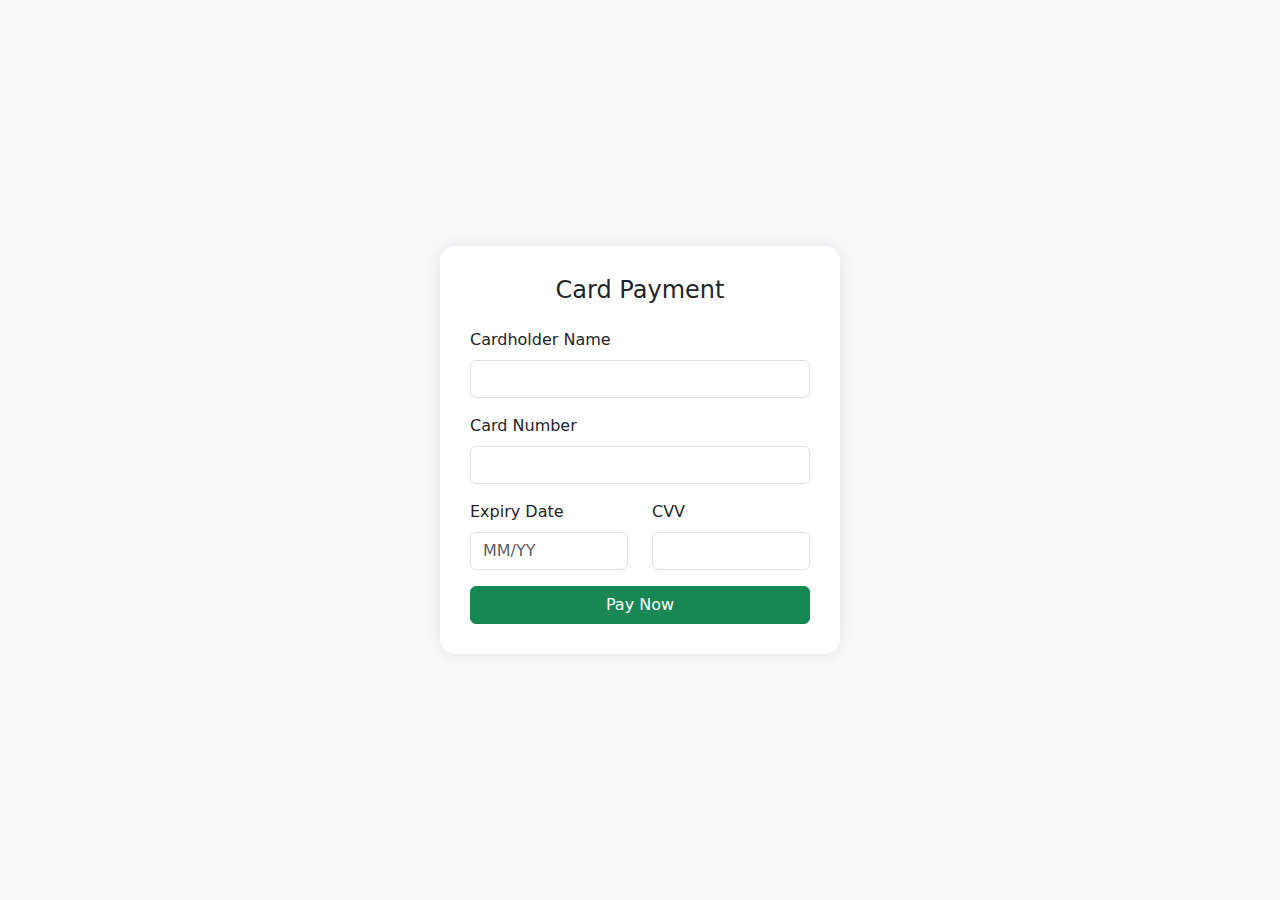
<file: src/main/resources/static/payment.html>
<!-- payment.html -->
<!DOCTYPE html>
<html lang="en">
<head>
    <meta charset="UTF-8">
    <title>Card Payment</title>
    <link href="https://cdn.jsdelivr.net/npm/bootstrap@5.3.0/dist/css/bootstrap.min.css" rel="stylesheet">
    <style>
        body {
            background: #f8f9fa;
            display: flex;
            justify-content: center;
            align-items: center;
            height: 100vh;
        }
        .payment-card {
            background: white;
            padding: 30px;
            border-radius: 15px;
            max-width: 400px;
            width: 100%;
            box-shadow: 0 0 15px rgba(0,0,0,0.1);
        }
    </style>
</head>
<body>
<div class="payment-card">
    <h4 class="mb-4 text-center">Card Payment</h4>
    <form id="paymentForm">
        <div class="mb-3">
            <label class="form-label">Cardholder Name</label>
            <input type="text" class="form-control" required />
        </div>
        <div class="mb-3">
            <label class="form-label">Card Number</label>
            <input type="text" class="form-control" maxlength="16" required />
        </div>
        <div class="row">
            <div class="col-md-6 mb-3">
                <label class="form-label">Expiry Date</label>
                <input type="text" class="form-control" placeholder="MM/YY" required />
            </div>
            <div class="col-md-6 mb-3">
                <label class="form-label">CVV</label>
                <input type="text" class="form-control" maxlength="4" required />
            </div>
        </div>
        <button type="submit" class="btn btn-success w-100">Pay Now</button>
    </form>
</div>

<script src="assets/js/jquery-3.7.1.min.js"></script>
<script src="https://cdnjs.cloudflare.com/ajax/libs/twitter-bootstrap/4.6.0/js/bootstrap.bundle.min.js"></script>
<script>
    document.getElementById("paymentForm").addEventListener("submit", function (e) {
        e.preventDefault();
        alert("Payment successful!");
    });
</script>
</body>
</html>
</file>
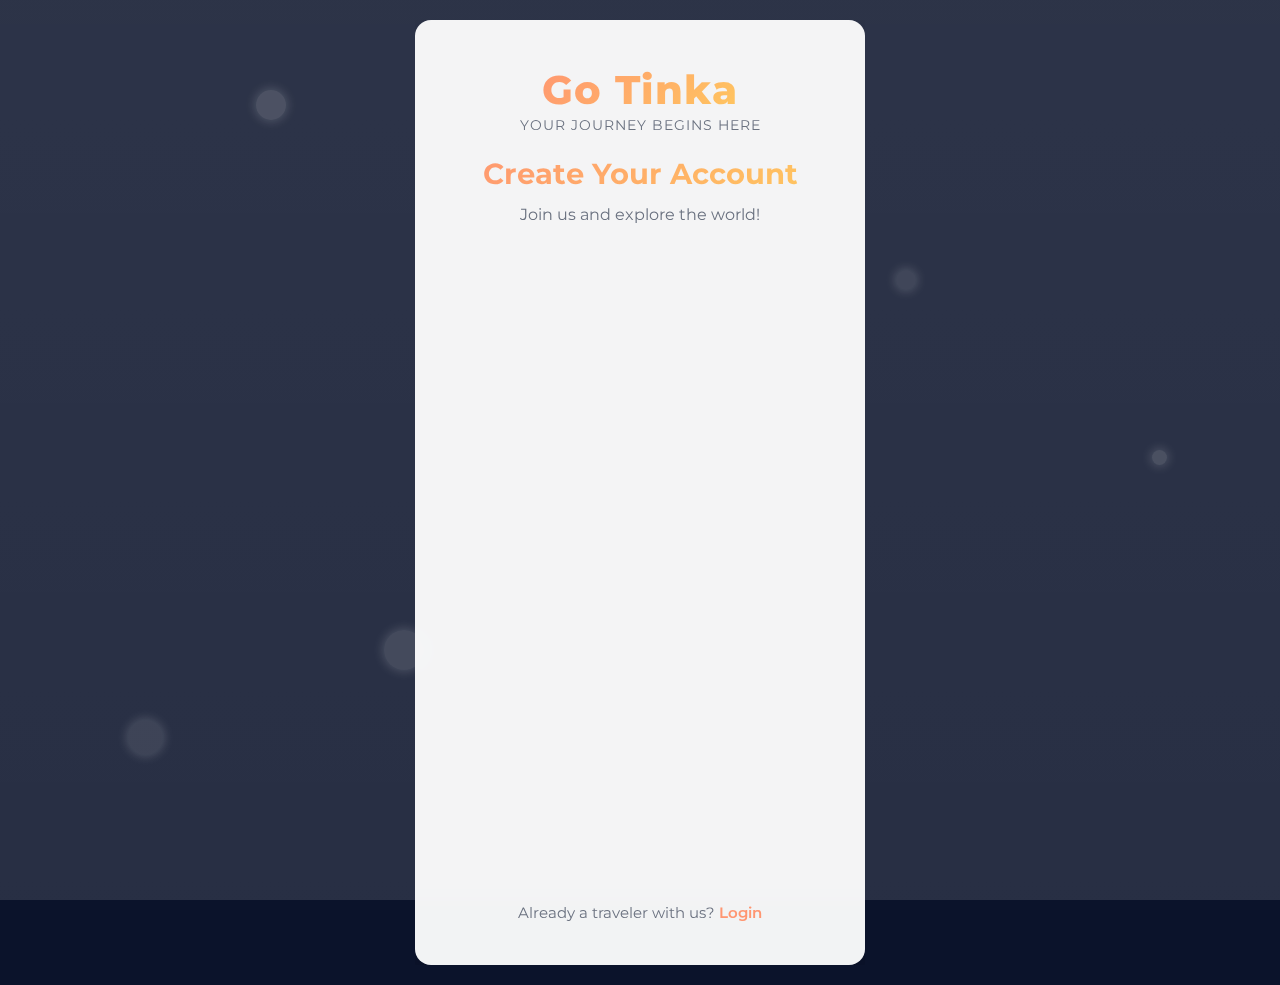
<file: src/main/resources/static/registor.html>
<!DOCTYPE html>
<html lang="en">
<head>
  <meta charset="UTF-8" />
  <meta name="viewport" content="width=device-width, initial-scale=1.0" />
  <title>Go Tinka - Travel Registration</title>
  <link
          href="https://cdn.jsdelivr.net/npm/bootstrap@5.3.2/dist/css/bootstrap.min.css"
          rel="stylesheet"
  />
  <link
          href="https://fonts.googleapis.com/css2?family=Montserrat:wght@300;400;500;600;700&display=swap"
          rel="stylesheet"
  />
  <link
          rel="stylesheet"
          href="https://cdnjs.cloudflare.com/ajax/libs/font-awesome/6.4.0/css/all.min.css"
  />
  <style>
    /* Base Styles */
    :root {
      --primary-gradient: linear-gradient(135deg, #FF9671, #FFC75F);
      --hover-gradient: linear-gradient(135deg, #FF7E50, #FFB52E);
      --card-bg: rgba(255, 255, 255, 0.95);
      --border-radius: 16px;
      --shadow: 0 10px 30px rgba(0, 0, 0, 0.15);
      --accent-color: #5D9CEC;
      --secondary-color: #84CEEB;
    }

    body {
      font-family: "Montserrat", sans-serif;
      background-color: #0B132B;
      margin: 0;
      min-height: 100vh;
      display: flex;
      align-items: center;
      justify-content: center;
      padding: 20px;
      overflow-x: hidden;
      position: relative;
    }

    /* Background Animation */
    .bg-animation {
      position: fixed;
      top: 0;
      left: 0;
      width: 100%;
      height: 100%;
      z-index: -1;
      overflow: hidden;
    }

    .bg-gradient {
      position: absolute;
      top: -50%;
      left: -50%;
      width: 200%;
      height: 200%;
      background: linear-gradient(-45deg, #FF9671, #5D9CEC, #FFC75F, #84CEEB);
      background-size: 400% 400%;
      animation: gradientBG 15s ease infinite;
      transform-origin: center center;
      z-index: -1;
    }

    @keyframes gradientBG {
      0% { background-position: 0% 50%; transform: rotate(0deg); }
      50% { background-position: 100% 50%; transform: rotate(5deg); }
      100% { background-position: 0% 50%; transform: rotate(0deg); }
    }

    .particles {
      position: absolute;
      top: 0;
      left: 0;
      width: 100%;
      height: 100%;
    }

    .particle {
      position: absolute;
      border-radius: 50%;
      opacity: 0.5;
      box-shadow: 0 0 10px 2px rgba(255, 255, 255, 0.3);
      animation: float 20s infinite linear;
    }

    @keyframes float {
      0% { transform: translateY(0) translateX(0) rotate(0deg); }
      50% { transform: translateY(-100px) translateX(100px) rotate(180deg); }
      100% { transform: translateY(0) translateX(0) rotate(360deg); }
    }

    /* Travel-themed decorative elements */
    .travel-icon {
      position: absolute;
      opacity: 0.2;
      filter: blur(1px);
      animation: float-icons 15s infinite ease-in-out;
    }

    @keyframes float-icons {
      0% { transform: translateY(0) rotate(0deg); }
      50% { transform: translateY(-20px) rotate(10deg); }
      100% { transform: translateY(0) rotate(0deg); }
    }

    /* Auth Container */
    .auth-container {
      width: 100%;
      max-width: 450px;
      overflow: hidden;
      position: relative;
      perspective: 1000px;
    }

    .auth-card {
      background: var(--card-bg);
      border-radius: var(--border-radius);
      padding: 40px;
      box-shadow: var(--shadow);
      backdrop-filter: blur(10px);
      transform-style: preserve-3d;
      transition: transform 0.6s ease, box-shadow 0.6s ease;
      animation: card-appear 0.8s cubic-bezier(0.26, 0.53, 0.74, 1.48) forwards;
    }

    @keyframes card-appear {
      0% { opacity: 0; transform: scale(0.9) translateY(40px); }
      60% { opacity: 1; transform: scale(1.02) translateY(-5px); }
      100% { opacity: 1; transform: scale(1) translateY(0); }
    }

    .auth-card:hover {
      transform: scale(1.02) rotateX(2deg) rotateY(2deg);
      box-shadow: 0 20px 40px rgba(255, 150, 113, 0.3);
    }

    /* Logo & Header */
    .logo-container {
      text-align: center;
      margin-bottom: 20px;
    }

    .logo {
      font-size: 2.5rem;
      font-weight: 800;
      background: var(--primary-gradient);
      -webkit-background-clip: text;
      -webkit-text-fill-color: transparent;
      background-clip: text;
      color: transparent;
      display: inline-block;
      letter-spacing: 1px;
    }

    .tagline {
      font-size: 0.9rem;
      color: #6b7280;
      letter-spacing: 1px;
      text-transform: uppercase;
      margin-top: -5px;
    }

    .auth-header {
      text-align: center;
      margin-bottom: 30px;
    }

    .auth-header h3 {
      font-weight: 700;
      margin-bottom: 12px;
      background: var(--primary-gradient);
      -webkit-background-clip: text;
      -webkit-text-fill-color: transparent;
      background-clip: text;
      color: transparent;
      font-size: 1.8rem;
      transform: perspective(1000px);
      animation: text-focus 0.6s cubic-bezier(0.55, 0.085, 0.68, 0.53) 0.2s both;
    }

    @keyframes text-focus {
      0% { filter: blur(12px); opacity: 0; }
      100% { filter: blur(0); opacity: 1; }
    }

    .auth-header p {
      font-size: 1rem;
      margin-bottom: 25px;
      color: #6b7280;
      animation: fadeIn 0.6s ease 0.4s both;
    }

    @keyframes fadeIn {
      from { opacity: 0; }
      to { opacity: 1; }
    }

    /* Form Styling */
    .form-group {
      margin-bottom: 22px;
      position: relative;
      z-index: 1;
      animation: slideUp 0.4s ease-out forwards;
      opacity: 0;
      transform: translateY(20px);
    }

    .form-group:nth-child(1) { animation-delay: 0.2s; }
    .form-group:nth-child(2) { animation-delay: 0.3s; }
    .form-group:nth-child(3) { animation-delay: 0.4s; }
    .form-group:nth-child(4) { animation-delay: 0.5s; }
    .form-group:nth-child(5) { animation-delay: 0.6s; }

    @keyframes slideUp {
      to { opacity: 1; transform: translateY(0); }
    }

    .form-label {
      display: block;
      margin-bottom: 8px;
      font-weight: 500;
      color: #4b5563;
      transition: color 0.3s ease;
    }

    .form-control, .form-select {
      border-radius: 12px;
      padding: 16px;
      border: 2px solid #e5e7eb;
      transition: all 0.3s ease;
      background: rgba(255, 255, 255, 0.8);
      font-size: 0.95rem;
    }

    .form-control:focus, .form-select:focus {
      outline: none;
      box-shadow: 0 0 0 3px rgba(255, 150, 113, 0.3);
      border-color: #FF9671;
      transform: translateY(-2px);
    }

    /* Input icons */
    .input-with-icon {
      position: relative;
    }

    .input-icon {
      position: absolute;
      top: 50%;
      transform: translateY(-50%);
      left: 16px;
      color: #FF9671;
    }

    .input-with-icon .form-control {
      padding-left: 45px;
    }

    /* Password Field */
    .password-field {
      position: relative;
    }

    .password-field .toggle-password {
      position: absolute;
      right: 16px;
      top: 50%;
      transform: translateY(-50%);
      cursor: pointer;
      color: #FF9671;
      font-size: 1.1rem;
      transition: all 0.3s ease;
    }

    .password-field .toggle-password:hover {
      color: #FF7E50;
      transform: translateY(-50%) scale(1.1);
    }

    /* Button */
    .btn-primary {
      background: var(--primary-gradient);
      border: none;
      padding: 16px 20px;
      font-weight: 600;
      border-radius: 12px;
      transition: all 0.4s ease;
      letter-spacing: 0.8px;
      color: white;
      box-shadow: 0 5px 15px rgba(255, 150, 113, 0.4);
      position: relative;
      overflow: hidden;
      z-index: 1;
    }

    .btn-primary::before {
      content: '';
      position: absolute;
      top: 0;
      left: -100%;
      width: 100%;
      height: 100%;
      background: linear-gradient(90deg,
      rgba(255, 255, 255, 0),
      rgba(255, 255, 255, 0.3),
      rgba(255, 255, 255, 0));
      transition: all 0.6s ease;
      z-index: -1;
    }

    .btn-primary:hover {
      background: var(--hover-gradient);
      transform: translateY(-3px);
      box-shadow: 0 8px 20px rgba(255, 150, 113, 0.6);
    }

    .btn-primary:hover::before {
      left: 100%;
    }

    .btn-primary:active {
      transform: translateY(0);
    }

    /* Footer */
    .auth-footer {
      margin-top: 25px;
      text-align: center;
      animation: fadeIn 0.6s ease 0.8s both;
    }

    .auth-footer p {
      font-size: 0.95rem;
      color: #6b7280;
    }

    .auth-footer a {
      color: #FF9671;
      font-weight: 600;
      text-decoration: none;
      transition: all 0.3s ease;
      position: relative;
    }

    .auth-footer a:hover {
      color: #FF7E50;
    }

    .auth-footer a::after {
      content: '';
      position: absolute;
      width: 100%;
      transform: scaleX(0);
      height: 2px;
      bottom: -2px;
      left: 0;
      background-color: #FF9671;
      transform-origin: bottom right;
      transition: transform 0.3s ease-out;
    }

    .auth-footer a:hover::after {
      transform: scaleX(1);
      transform-origin: bottom left;
    }
  </style>
</head>
<body>
<div class="bg-animation">
  <div class="bg-gradient"></div>
  <div class="particles">
    <div class="particle" style="width: 30px; height: 30px; background: rgba(255, 255, 255, 0.3); top: 10%; left: 20%; animation-duration: 25s;"></div>
    <div class="particle" style="width: 20px; height: 20px; background: rgba(255, 255, 255, 0.2); top: 30%; left: 70%; animation-duration: 18s;"></div>
    <div class="particle" style="width: 40px; height: 40px; background: rgba(255, 255, 255, 0.25); top: 70%; left: 30%; animation-duration: 20s;"></div>
    <div class="particle" style="width: 15px; height: 15px; background: rgba(255, 255, 255, 0.3); top: 50%; left: 90%; animation-duration: 22s;"></div>
    <div class="particle" style="width: 35px; height: 35px; background: rgba(255, 255, 255, 0.2); top: 80%; left: 10%; animation-duration: 19s;"></div>
  </div>
</div>

<div class="auth-container">
  <div class="auth-card">
    <div class="logo-container">
      <div class="logo">Go Tinka</div>
      <div class="tagline">Your journey begins here</div>
    </div>

    <div class="auth-header">
      <h3>Create Your Account</h3>
      <p>Join us and explore the world!</p>
    </div>

    <div class="auth-body">
      <form id="registerForm">
        <div class="form-group">
          <label for="name" class="form-label">Full Name</label>
          <div class="input-with-icon">
            <i class="input-icon fa-solid fa-user"></i>
            <input
                    type="text"
                    class="form-control"
                    id="name"
                    placeholder="Enter your full name"
                    required
            />
          </div>
        </div>

        <div class="form-group">
          <label for="email" class="form-label">Email Address</label>
          <div class="input-with-icon">
            <i class="input-icon fa-solid fa-envelope"></i>
            <input
                    type="email"
                    class="form-control"
                    id="email"
                    placeholder="Enter your email"
                    required
            />
          </div>
        </div>

        <div class="form-group">
          <label for="password" class="form-label">Password</label>
          <div class="password-field">
            <div class="input-with-icon">
              <i class="input-icon fa-solid fa-lock"></i>
              <input
                      type="password"
                      class="form-control"
                      id="password"
                      placeholder="Enter your password"
                      required
              />
            </div>
            <span
                    toggle="#password"
                    class="toggle-password fa fa-eye"
            ></span>
          </div>
        </div>

        <div class="form-group">
          <label for="confirmPassword" class="form-label">
            Confirm Password
          </label>
          <div class="password-field">
            <div class="input-with-icon">
              <i class="input-icon fa-solid fa-lock"></i>
              <input
                      type="password"
                      class="form-control"
                      id="confirmPassword"
                      placeholder="Confirm your password"
                      required
              />
            </div>
            <span
                    toggle="#confirmPassword"
                    class="toggle-password fa fa-eye"
            ></span>
          </div>
        </div>

        <div class="form-group">
          <label for="travelerType" class="form-label">I am a</label>
          <select class="form-select" id="travelerType" required>
            <option value="">Select Traveler Type</option>
            <option value="USER">Happy Traveler</option>
            <option value="ADMIN">Travelers Admin</option>
          </select>
        </div>

        <div class="form-group mb-2">
          <button type="submit" class="btn btn-primary w-100">
            <i class="fa-solid fa-paper-plane me-2"></i> Start Your Journey
          </button>
        </div>
      </form>
    </div>

    <div class="auth-footer">
      <p class="mb-0">
        Already a traveler with us? <a href="login.html">Login</a>
      </p>
    </div>
  </div>
</div>

<script src="assets/js/jquery-3.7.1.min.js"></script>
<script src="https://cdn.jsdelivr.net/npm/bootstrap@5.3.2/dist/js/bootstrap.bundle.min.js"></script>
<script>
  $(document).ready(function () {
    // Password visibility toggle
    $(".toggle-password").click(function () {
      $(this).toggleClass("fa-eye fa-eye-slash");
      var input = $($(this).attr("toggle"));
      if (input.attr("type") === "password") {
        input.attr("type", "text");
      } else {
        input.attr("type", "password");
      }
    });

    // Corrected toggle functionality
    $(".toggle-password").click(function() {
      $(this).toggleClass("fa-eye fa-eye-slash");
      var input = $("#" + $(this).attr("toggle").substring(1));
      if (input.attr("type") === "password") {
        input.attr("type", "text");
      } else {
        input.attr("type", "password");
      }
    });

    // Form submission
    $("#registerForm").on("submit", function (e) {
      e.preventDefault();
      console.log('hiiiiiiiii')

      const password = $("#password").val();
      const confirmPassword = $("#confirmPassword").val();

      if (password !== confirmPassword) {
        alert("Passwords do not match!");
        return;
      }

      $.ajax({
        url: "http://localhost:8080/api/v1/user/register",
        type: "POST",
        contentType: "application/json",
        data: JSON.stringify({
          email: $("#email").val(),
          password: password,
          name: $("#name").val(),
          role: $("#travelerType").val(),
        }),
        success: function (response) {
          console.log("hiiii",response)
          alert("Registration successful! Ready to explore with Go Tinka!");
          $("#registerForm")[0].reset();
          window.location.href = "login.html";
        },
        error: function (xhr, status, error) {
          alert("Registration failed. Please try again.");
          console.error("Error:", error);
          if (xhr.responseJSON && xhr.responseJSON.message) {
            alert(xhr.responseJSON.message);
          }
        },
      });
    });
  });
</script>
</body>
</html>
</file>
<file: src/main/resources/static/assets/css/theme.css>
/* -------------------------------------------------------------------------- */
/*                                 Theme                                      */
/* -------------------------------------------------------------------------- */
/* prettier-ignore */
/* -------------------------------------------------------------------------- */
/*                                  Utilities                                 */
/* -------------------------------------------------------------------------- */
/*-----------------------------------------------
|   Bootstrap Styles
-----------------------------------------------*/
/*!
 * Bootstrap v5.0.0-alpha1 (https://getbootstrap.com/)
 * Copyright 2011-2020 The Bootstrap Authors
 * Copyright 2011-2020 Twitter, Inc.
 * Licensed under MIT (https://github.com/twbs/bootstrap/blob/main/LICENSE)
 */
:root {
  --bs-blue: #747DEF;
  --bs-indigo: #6237FF;
  --bs-purple: #A1B0FC;
  --bs-pink: #D42DA3;
  --bs-red: #DF6951;
  --bs-orange: #DF6951;
  --bs-yellow: #F1A501;
  --bs-green: #79B93C;
  --bs-teal: #006380;
  --bs-cyan: #2fc4f1;
  --bs-white: #FFFEFE;
  --bs-gray: #F0F4F9;
  --bs-gray-dark: #616161;
  --bs-primary: #F1A501;
  --bs-secondary: #5E6282;
  --bs-success: #79B93C;
  --bs-info: #006380;
  --bs-warning: #F1A501;
  --bs-danger: #DF6951;
  --bs-light: #F0F4F9;
  --bs-dark: #212832;
  --bs-font-sans-serif: "Poppins", "Rubik", "Open Sans", -apple-system, BlinkMacSystemFont, "Segoe UI", "Helvetica Neue", Arial, sans-serif, "Apple Color Emoji", "Segoe UI Emoji", "Segoe UI Symbol";
  --bs-font-monospace: "SFMono-Regular", Menlo, Monaco, Consolas, "Liberation Mono", "Courier New", monospace;
  --bs-gradient: linear-gradient(180deg, rgba(255, 254, 254, 0.15), rgba(255, 254, 254, 0));
}

*,
*::before,
*::after {
  -webkit-box-sizing: border-box;
  box-sizing: border-box;
}

@media (prefers-reduced-motion: no-preference) {
  :root {
    scroll-behavior: smooth;
  }
}

body {
  margin: 0;
  font-family: "Poppins", "Rubik", -apple-system, BlinkMacSystemFont, "Segoe UI", "Helvetica Neue", Arial, sans-serif, "Apple Color Emoji", "Segoe UI Emoji", "Segoe UI Symbol";
  font-size: 1rem;
  font-weight: 400;
  line-height: 1.5;
  color: #5E6282;
  background-color: #FFFEFE;
  -webkit-text-size-adjust: 100%;
  -webkit-tap-highlight-color: rgba(0, 0, 0, 0);
}

hr {
  margin: 1rem 0;
  color: #EEEEEE;
  background-color: currentColor;
  border: 0;
  opacity: 1;
}

hr:not([size]) {
  height: 1px;
}

h1, .h1, h2, .h2, h3, .h3, h4, .h4, h5, .h5, h6, .h6 {
  margin-top: 0;
  margin-bottom: 0.5rem;
  font-family: "Poppins", "Rubik", "Open Sans", -apple-system, BlinkMacSystemFont, "Segoe UI", "Helvetica Neue", Arial, sans-serif, "Apple Color Emoji", "Segoe UI Emoji", "Segoe UI Symbol";
  font-weight: 600;
  line-height: 1.2;
  color: #14183E;
}

h1, .h1 {
  font-size: calc(1.3052rem + 0.66244vw);
}

@media (min-width: 1200px) {
  h1, .h1 {
    font-size: 1.80203rem;
  }
}

h2, .h2 {
  font-size: calc(1.28518rem + 0.42217vw);
}

@media (min-width: 1200px) {
  h2, .h2 {
    font-size: 1.60181rem;
  }
}

h3, .h3 {
  font-size: calc(1.26738rem + 0.20859vw);
}

@media (min-width: 1200px) {
  h3, .h3 {
    font-size: 1.42383rem;
  }
}

h4, .h4 {
  font-size: calc(1.25156rem + 0.01875vw);
}

@media (min-width: 1200px) {
  h4, .h4 {
    font-size: 1.26563rem;
  }
}

h5, .h5 {
  font-size: 1.125rem;
}

h6, .h6 {
  font-size: 0.88889rem;
}

p {
  margin-top: 0;
  margin-bottom: 1rem;
}

abbr[title],
abbr[data-bs-original-title] {
  -webkit-text-decoration: underline dotted;
  text-decoration: underline dotted;
  cursor: help;
  -webkit-text-decoration-skip-ink: none;
  text-decoration-skip-ink: none;
}

address {
  margin-bottom: 1rem;
  font-style: normal;
  line-height: inherit;
}

ol,
ul {
  padding-left: 2rem;
}

ol,
ul,
dl {
  margin-top: 0;
  margin-bottom: 1rem;
}

ol ol,
ul ul,
ol ul,
ul ol {
  margin-bottom: 0;
}

dt {
  font-weight: 700;
}

dd {
  margin-bottom: .5rem;
  margin-left: 0;
}

blockquote {
  margin: 0 0 1rem;
}

b,
strong {
  font-weight: 800;
}

small, .small {
  font-size: 75%;
}

mark, .mark {
  padding: 0.2em;
  background-color: #fcf8e3;
}

sub,
sup {
  position: relative;
  font-size: 0.75em;
  line-height: 0;
  vertical-align: baseline;
}

sub {
  bottom: -.25em;
}

sup {
  top: -.5em;
}

a {
  color: #212832;
  text-decoration: none;
}

a:hover {
  color: #F1A501;
  text-decoration: underline;
}

a:not([href]):not([class]), a:not([href]):not([class]):hover {
  color: inherit;
  text-decoration: none;
}

pre,
code,
kbd,
samp {
  font-family: var(--bs-font-monospace);
  font-size: 1em;
  direction: ltr /* rtl:ignore */;
  unicode-bidi: bidi-override;
}

pre {
  display: block;
  margin-top: 0;
  margin-bottom: 1rem;
  overflow: auto;
  font-size: 75%;
}

pre code {
  font-size: inherit;
  color: inherit;
  word-break: normal;
}

code {
  font-size: 75%;
  color: #D42DA3;
  word-wrap: break-word;
}

a > code {
  color: inherit;
}

kbd {
  padding: 0.2rem 0.4rem;
  font-size: 75%;
  color: #FFFEFE;
  background-color: #5E6282;
  border-radius: 0.625rem;
}

kbd kbd {
  padding: 0;
  font-size: 1em;
  font-weight: 700;
}

figure {
  margin: 0 0 1rem;
}

img,
svg {
  vertical-align: middle;
}

table {
  caption-side: bottom;
  border-collapse: collapse;
}

caption {
  padding-top: 0.5rem;
  padding-bottom: 0.5rem;
  color: #BDBDBD;
  text-align: left;
}

th {
  text-align: inherit;
  text-align: -webkit-match-parent;
}

thead,
tbody,
tfoot,
tr,
td,
th {
  border-color: inherit;
  border-style: solid;
  border-width: 0;
}

label {
  display: inline-block;
}

button {
  border-radius: 0;
}

button:focus:not(:focus-visible) {
  outline: 0;
}

input,
button,
select,
optgroup,
textarea {
  margin: 0;
  font-family: inherit;
  font-size: inherit;
  line-height: inherit;
}

button,
select {
  text-transform: none;
}

[role="button"] {
  cursor: pointer;
}

select {
  word-wrap: normal;
}

select:disabled {
  opacity: 1;
}

[list]::-webkit-calendar-picker-indicator {
  display: none;
}

button,
[type="button"],
[type="reset"],
[type="submit"] {
  -webkit-appearance: button;
}

button:not(:disabled),
[type="button"]:not(:disabled),
[type="reset"]:not(:disabled),
[type="submit"]:not(:disabled) {
  cursor: pointer;
}

::-moz-focus-inner {
  padding: 0;
  border-style: none;
}

textarea {
  resize: vertical;
}

fieldset {
  min-width: 0;
  padding: 0;
  margin: 0;
  border: 0;
}

legend {
  float: left;
  width: 100%;
  padding: 0;
  margin-bottom: 0.5rem;
  font-size: calc(1.275rem + 0.3vw);
  line-height: inherit;
}

@media (min-width: 1200px) {
  legend {
    font-size: 1.5rem;
  }
}

legend + * {
  clear: left;
}

::-webkit-datetime-edit-fields-wrapper,
::-webkit-datetime-edit-text,
::-webkit-datetime-edit-minute,
::-webkit-datetime-edit-hour-field,
::-webkit-datetime-edit-day-field,
::-webkit-datetime-edit-month-field,
::-webkit-datetime-edit-year-field {
  padding: 0;
}

::-webkit-inner-spin-button {
  height: auto;
}

[type="search"] {
  outline-offset: -2px;
  -webkit-appearance: textfield;
}

/* rtl:raw:
[type="tel"],
[type="url"],
[type="email"],
[type="number"] {
  direction: ltr;
}
*/
::-webkit-search-decoration {
  -webkit-appearance: none;
}

::-webkit-color-swatch-wrapper {
  padding: 0;
}

::file-selector-button {
  font: inherit;
}

::-webkit-file-upload-button {
  font: inherit;
  -webkit-appearance: button;
}

output {
  display: inline-block;
}

iframe {
  border: 0;
}

summary {
  display: list-item;
  cursor: pointer;
}

progress {
  vertical-align: baseline;
}

[hidden] {
  display: none !important;
}

.lead {
  font-size: 1.2rem;
  font-weight: 400;
}

.display-1 {
  font-size: calc(1.38158rem + 1.57894vw);
  font-weight: 900;
  line-height: 1;
}

@media (min-width: 1200px) {
  .display-1 {
    font-size: 2.56578rem;
  }
}

.display-2 {
  font-size: calc(1.35307rem + 1.23684vw);
  font-weight: 900;
  line-height: 1;
}

@media (min-width: 1200px) {
  .display-2 {
    font-size: 2.2807rem;
  }
}

.display-3 {
  font-size: calc(1.32773rem + 0.93274vw);
  font-weight: 900;
  line-height: 1;
}

@media (min-width: 1200px) {
  .display-3 {
    font-size: 2.02729rem;
  }
}

.display-4 {
  font-size: calc(1.3052rem + 0.66244vw);
  font-weight: 900;
  line-height: 1;
}

@media (min-width: 1200px) {
  .display-4 {
    font-size: 1.80203rem;
  }
}

.display-5 {
  font-size: calc(1.28518rem + 0.42217vw);
  font-weight: 900;
  line-height: 1;
}

@media (min-width: 1200px) {
  .display-5 {
    font-size: 1.60181rem;
  }
}

.display-6 {
  font-size: calc(1.26738rem + 0.20859vw);
  font-weight: 900;
  line-height: 1;
}

@media (min-width: 1200px) {
  .display-6 {
    font-size: 1.42383rem;
  }
}

.list-unstyled {
  padding-left: 0;
  list-style: none;
}

.list-inline {
  padding-left: 0;
  list-style: none;
}

.list-inline-item {
  display: inline-block;
}

.list-inline-item:not(:last-child) {
  margin-right: 0.5rem;
}

.initialism {
  font-size: 75%;
  text-transform: uppercase;
}

.blockquote {
  margin-bottom: 1rem;
  font-size: 1.2rem;
}

.blockquote > :last-child {
  margin-bottom: 0;
}

.blockquote-footer {
  margin-top: -1rem;
  margin-bottom: 1rem;
  font-size: 75%;
  color: #F0F4F9;
}

.blockquote-footer::before {
  content: "\2014\00A0";
}

.img-fluid {
  max-width: 100%;
  height: auto;
}

.img-thumbnail {
  padding: 0.25rem;
  background-color: #FFFEFE;
  border: 1px solid #EEEEEE;
  border-radius: 1.5rem;
  max-width: 100%;
  height: auto;
}

.figure {
  display: inline-block;
}

.figure-img {
  margin-bottom: 0.5rem;
  line-height: 1;
}

.figure-caption {
  font-size: 75%;
  color: #F0F4F9;
}

.container,
.container-fluid,
.container-sm,
.container-md,
.container-lg,
.container-xl,
.container-xxl {
  width: 100%;
  padding-right: var(--bs-gutter-x, 1rem);
  padding-left: var(--bs-gutter-x, 1rem);
  margin-right: auto;
  margin-left: auto;
}

@media (min-width: 576px) {
  .container, .container-sm {
    max-width: 540px;
  }
}

@media (min-width: 768px) {
  .container, .container-sm, .container-md {
    max-width: 720px;
  }
}

@media (min-width: 992px) {
  .container, .container-sm, .container-md, .container-lg {
    max-width: 960px;
  }
}

@media (min-width: 1200px) {
  .container, .container-sm, .container-md, .container-lg, .container-xl {
    max-width: 1140px;
  }
}

@media (min-width: 1400px) {
  .container, .container-sm, .container-md, .container-lg, .container-xl, .container-xxl {
    max-width: 1320px;
  }
}

.row {
  --bs-gutter-x: 2rem;
  --bs-gutter-y: 0;
  display: -webkit-box;
  display: -ms-flexbox;
  display: flex;
  -ms-flex-wrap: wrap;
  flex-wrap: wrap;
  margin-top: calc(var(--bs-gutter-y) * -1);
  margin-right: calc(var(--bs-gutter-x) / -2);
  margin-left: calc(var(--bs-gutter-x) / -2);
}

.row > * {
  -ms-flex-negative: 0;
  flex-shrink: 0;
  width: 100%;
  max-width: 100%;
  padding-right: calc(var(--bs-gutter-x) / 2);
  padding-left: calc(var(--bs-gutter-x) / 2);
  margin-top: var(--bs-gutter-y);
}

.col {
  -webkit-box-flex: 1;
  -ms-flex: 1 0 0%;
  flex: 1 0 0%;
}

.row-cols-auto > * {
  -webkit-box-flex: 0;
  -ms-flex: 0 0 auto;
  flex: 0 0 auto;
  width: auto;
}

.row-cols-1 > * {
  -webkit-box-flex: 0;
  -ms-flex: 0 0 auto;
  flex: 0 0 auto;
  width: 100%;
}

.row-cols-2 > * {
  -webkit-box-flex: 0;
  -ms-flex: 0 0 auto;
  flex: 0 0 auto;
  width: 50%;
}

.row-cols-3 > * {
  -webkit-box-flex: 0;
  -ms-flex: 0 0 auto;
  flex: 0 0 auto;
  width: 33.33333%;
}

.row-cols-4 > * {
  -webkit-box-flex: 0;
  -ms-flex: 0 0 auto;
  flex: 0 0 auto;
  width: 25%;
}

.row-cols-5 > * {
  -webkit-box-flex: 0;
  -ms-flex: 0 0 auto;
  flex: 0 0 auto;
  width: 20%;
}

.row-cols-6 > * {
  -webkit-box-flex: 0;
  -ms-flex: 0 0 auto;
  flex: 0 0 auto;
  width: 16.66667%;
}

.col-auto {
  -webkit-box-flex: 0;
  -ms-flex: 0 0 auto;
  flex: 0 0 auto;
  width: auto;
}

.col-1 {
  -webkit-box-flex: 0;
  -ms-flex: 0 0 auto;
  flex: 0 0 auto;
  width: 8.33333%;
}

.col-2 {
  -webkit-box-flex: 0;
  -ms-flex: 0 0 auto;
  flex: 0 0 auto;
  width: 16.66667%;
}

.col-3 {
  -webkit-box-flex: 0;
  -ms-flex: 0 0 auto;
  flex: 0 0 auto;
  width: 25%;
}

.col-4 {
  -webkit-box-flex: 0;
  -ms-flex: 0 0 auto;
  flex: 0 0 auto;
  width: 33.33333%;
}

.col-5 {
  -webkit-box-flex: 0;
  -ms-flex: 0 0 auto;
  flex: 0 0 auto;
  width: 41.66667%;
}

.col-6 {
  -webkit-box-flex: 0;
  -ms-flex: 0 0 auto;
  flex: 0 0 auto;
  width: 50%;
}

.col-7 {
  -webkit-box-flex: 0;
  -ms-flex: 0 0 auto;
  flex: 0 0 auto;
  width: 58.33333%;
}

.col-8 {
  -webkit-box-flex: 0;
  -ms-flex: 0 0 auto;
  flex: 0 0 auto;
  width: 66.66667%;
}

.col-9 {
  -webkit-box-flex: 0;
  -ms-flex: 0 0 auto;
  flex: 0 0 auto;
  width: 75%;
}

.col-10 {
  -webkit-box-flex: 0;
  -ms-flex: 0 0 auto;
  flex: 0 0 auto;
  width: 83.33333%;
}

.col-11 {
  -webkit-box-flex: 0;
  -ms-flex: 0 0 auto;
  flex: 0 0 auto;
  width: 91.66667%;
}

.col-12 {
  -webkit-box-flex: 0;
  -ms-flex: 0 0 auto;
  flex: 0 0 auto;
  width: 100%;
}

.offset-1 {
  margin-left: 8.33333%;
}

.offset-2 {
  margin-left: 16.66667%;
}

.offset-3 {
  margin-left: 25%;
}

.offset-4 {
  margin-left: 33.33333%;
}

.offset-5 {
  margin-left: 41.66667%;
}

.offset-6 {
  margin-left: 50%;
}

.offset-7 {
  margin-left: 58.33333%;
}

.offset-8 {
  margin-left: 66.66667%;
}

.offset-9 {
  margin-left: 75%;
}

.offset-10 {
  margin-left: 83.33333%;
}

.offset-11 {
  margin-left: 91.66667%;
}

.g-0,
.gx-0 {
  --bs-gutter-x: 0;
}

.g-0,
.gy-0 {
  --bs-gutter-y: 0;
}

.g-1,
.gx-1 {
  --bs-gutter-x: 0.25rem;
}

.g-1,
.gy-1 {
  --bs-gutter-y: 0.25rem;
}

.g-2,
.gx-2 {
  --bs-gutter-x: 0.5rem;
}

.g-2,
.gy-2 {
  --bs-gutter-y: 0.5rem;
}

.g-3,
.gx-3 {
  --bs-gutter-x: 1rem;
}

.g-3,
.gy-3 {
  --bs-gutter-y: 1rem;
}

.g-4,
.gx-4 {
  --bs-gutter-x: 1.8rem;
}

.g-4,
.gy-4 {
  --bs-gutter-y: 1.8rem;
}

.g-5,
.gx-5 {
  --bs-gutter-x: 2.5rem;
}

.g-5,
.gy-5 {
  --bs-gutter-y: 2.5rem;
}

.g-6,
.gx-6 {
  --bs-gutter-x: 3rem;
}

.g-6,
.gy-6 {
  --bs-gutter-y: 3rem;
}

.g-7,
.gx-7 {
  --bs-gutter-x: 4rem;
}

.g-7,
.gy-7 {
  --bs-gutter-y: 4rem;
}

.g-8,
.gx-8 {
  --bs-gutter-x: 5rem;
}

.g-8,
.gy-8 {
  --bs-gutter-y: 5rem;
}

.g-9,
.gx-9 {
  --bs-gutter-x: 7.5rem;
}

.g-9,
.gy-9 {
  --bs-gutter-y: 7.5rem;
}

.g-10,
.gx-10 {
  --bs-gutter-x: 10rem;
}

.g-10,
.gy-10 {
  --bs-gutter-y: 10rem;
}

.g-11,
.gx-11 {
  --bs-gutter-x: 12.5rem;
}

.g-11,
.gy-11 {
  --bs-gutter-y: 12.5rem;
}

.g-12,
.gx-12 {
  --bs-gutter-x: 15rem;
}

.g-12,
.gy-12 {
  --bs-gutter-y: 15rem;
}

@media (min-width: 576px) {
  .col-sm {
    -webkit-box-flex: 1;
    -ms-flex: 1 0 0%;
    flex: 1 0 0%;
  }
  .row-cols-sm-auto > * {
    -webkit-box-flex: 0;
    -ms-flex: 0 0 auto;
    flex: 0 0 auto;
    width: auto;
  }
  .row-cols-sm-1 > * {
    -webkit-box-flex: 0;
    -ms-flex: 0 0 auto;
    flex: 0 0 auto;
    width: 100%;
  }
  .row-cols-sm-2 > * {
    -webkit-box-flex: 0;
    -ms-flex: 0 0 auto;
    flex: 0 0 auto;
    width: 50%;
  }
  .row-cols-sm-3 > * {
    -webkit-box-flex: 0;
    -ms-flex: 0 0 auto;
    flex: 0 0 auto;
    width: 33.33333%;
  }
  .row-cols-sm-4 > * {
    -webkit-box-flex: 0;
    -ms-flex: 0 0 auto;
    flex: 0 0 auto;
    width: 25%;
  }
  .row-cols-sm-5 > * {
    -webkit-box-flex: 0;
    -ms-flex: 0 0 auto;
    flex: 0 0 auto;
    width: 20%;
  }
  .row-cols-sm-6 > * {
    -webkit-box-flex: 0;
    -ms-flex: 0 0 auto;
    flex: 0 0 auto;
    width: 16.66667%;
  }
  .col-sm-auto {
    -webkit-box-flex: 0;
    -ms-flex: 0 0 auto;
    flex: 0 0 auto;
    width: auto;
  }
  .col-sm-1 {
    -webkit-box-flex: 0;
    -ms-flex: 0 0 auto;
    flex: 0 0 auto;
    width: 8.33333%;
  }
  .col-sm-2 {
    -webkit-box-flex: 0;
    -ms-flex: 0 0 auto;
    flex: 0 0 auto;
    width: 16.66667%;
  }
  .col-sm-3 {
    -webkit-box-flex: 0;
    -ms-flex: 0 0 auto;
    flex: 0 0 auto;
    width: 25%;
  }
  .col-sm-4 {
    -webkit-box-flex: 0;
    -ms-flex: 0 0 auto;
    flex: 0 0 auto;
    width: 33.33333%;
  }
  .col-sm-5 {
    -webkit-box-flex: 0;
    -ms-flex: 0 0 auto;
    flex: 0 0 auto;
    width: 41.66667%;
  }
  .col-sm-6 {
    -webkit-box-flex: 0;
    -ms-flex: 0 0 auto;
    flex: 0 0 auto;
    width: 50%;
  }
  .col-sm-7 {
    -webkit-box-flex: 0;
    -ms-flex: 0 0 auto;
    flex: 0 0 auto;
    width: 58.33333%;
  }
  .col-sm-8 {
    -webkit-box-flex: 0;
    -ms-flex: 0 0 auto;
    flex: 0 0 auto;
    width: 66.66667%;
  }
  .col-sm-9 {
    -webkit-box-flex: 0;
    -ms-flex: 0 0 auto;
    flex: 0 0 auto;
    width: 75%;
  }
  .col-sm-10 {
    -webkit-box-flex: 0;
    -ms-flex: 0 0 auto;
    flex: 0 0 auto;
    width: 83.33333%;
  }
  .col-sm-11 {
    -webkit-box-flex: 0;
    -ms-flex: 0 0 auto;
    flex: 0 0 auto;
    width: 91.66667%;
  }
  .col-sm-12 {
    -webkit-box-flex: 0;
    -ms-flex: 0 0 auto;
    flex: 0 0 auto;
    width: 100%;
  }
  .offset-sm-0 {
    margin-left: 0;
  }
  .offset-sm-1 {
    margin-left: 8.33333%;
  }
  .offset-sm-2 {
    margin-left: 16.66667%;
  }
  .offset-sm-3 {
    margin-left: 25%;
  }
  .offset-sm-4 {
    margin-left: 33.33333%;
  }
  .offset-sm-5 {
    margin-left: 41.66667%;
  }
  .offset-sm-6 {
    margin-left: 50%;
  }
  .offset-sm-7 {
    margin-left: 58.33333%;
  }
  .offset-sm-8 {
    margin-left: 66.66667%;
  }
  .offset-sm-9 {
    margin-left: 75%;
  }
  .offset-sm-10 {
    margin-left: 83.33333%;
  }
  .offset-sm-11 {
    margin-left: 91.66667%;
  }
  .g-sm-0,
  .gx-sm-0 {
    --bs-gutter-x: 0;
  }
  .g-sm-0,
  .gy-sm-0 {
    --bs-gutter-y: 0;
  }
  .g-sm-1,
  .gx-sm-1 {
    --bs-gutter-x: 0.25rem;
  }
  .g-sm-1,
  .gy-sm-1 {
    --bs-gutter-y: 0.25rem;
  }
  .g-sm-2,
  .gx-sm-2 {
    --bs-gutter-x: 0.5rem;
  }
  .g-sm-2,
  .gy-sm-2 {
    --bs-gutter-y: 0.5rem;
  }
  .g-sm-3,
  .gx-sm-3 {
    --bs-gutter-x: 1rem;
  }
  .g-sm-3,
  .gy-sm-3 {
    --bs-gutter-y: 1rem;
  }
  .g-sm-4,
  .gx-sm-4 {
    --bs-gutter-x: 1.8rem;
  }
  .g-sm-4,
  .gy-sm-4 {
    --bs-gutter-y: 1.8rem;
  }
  .g-sm-5,
  .gx-sm-5 {
    --bs-gutter-x: 2.5rem;
  }
  .g-sm-5,
  .gy-sm-5 {
    --bs-gutter-y: 2.5rem;
  }
  .g-sm-6,
  .gx-sm-6 {
    --bs-gutter-x: 3rem;
  }
  .g-sm-6,
  .gy-sm-6 {
    --bs-gutter-y: 3rem;
  }
  .g-sm-7,
  .gx-sm-7 {
    --bs-gutter-x: 4rem;
  }
  .g-sm-7,
  .gy-sm-7 {
    --bs-gutter-y: 4rem;
  }
  .g-sm-8,
  .gx-sm-8 {
    --bs-gutter-x: 5rem;
  }
  .g-sm-8,
  .gy-sm-8 {
    --bs-gutter-y: 5rem;
  }
  .g-sm-9,
  .gx-sm-9 {
    --bs-gutter-x: 7.5rem;
  }
  .g-sm-9,
  .gy-sm-9 {
    --bs-gutter-y: 7.5rem;
  }
  .g-sm-10,
  .gx-sm-10 {
    --bs-gutter-x: 10rem;
  }
  .g-sm-10,
  .gy-sm-10 {
    --bs-gutter-y: 10rem;
  }
  .g-sm-11,
  .gx-sm-11 {
    --bs-gutter-x: 12.5rem;
  }
  .g-sm-11,
  .gy-sm-11 {
    --bs-gutter-y: 12.5rem;
  }
  .g-sm-12,
  .gx-sm-12 {
    --bs-gutter-x: 15rem;
  }
  .g-sm-12,
  .gy-sm-12 {
    --bs-gutter-y: 15rem;
  }
}

@media (min-width: 768px) {
  .col-md {
    -webkit-box-flex: 1;
    -ms-flex: 1 0 0%;
    flex: 1 0 0%;
  }
  .row-cols-md-auto > * {
    -webkit-box-flex: 0;
    -ms-flex: 0 0 auto;
    flex: 0 0 auto;
    width: auto;
  }
  .row-cols-md-1 > * {
    -webkit-box-flex: 0;
    -ms-flex: 0 0 auto;
    flex: 0 0 auto;
    width: 100%;
  }
  .row-cols-md-2 > * {
    -webkit-box-flex: 0;
    -ms-flex: 0 0 auto;
    flex: 0 0 auto;
    width: 50%;
  }
  .row-cols-md-3 > * {
    -webkit-box-flex: 0;
    -ms-flex: 0 0 auto;
    flex: 0 0 auto;
    width: 33.33333%;
  }
  .row-cols-md-4 > * {
    -webkit-box-flex: 0;
    -ms-flex: 0 0 auto;
    flex: 0 0 auto;
    width: 25%;
  }
  .row-cols-md-5 > * {
    -webkit-box-flex: 0;
    -ms-flex: 0 0 auto;
    flex: 0 0 auto;
    width: 20%;
  }
  .row-cols-md-6 > * {
    -webkit-box-flex: 0;
    -ms-flex: 0 0 auto;
    flex: 0 0 auto;
    width: 16.66667%;
  }
  .col-md-auto {
    -webkit-box-flex: 0;
    -ms-flex: 0 0 auto;
    flex: 0 0 auto;
    width: auto;
  }
  .col-md-1 {
    -webkit-box-flex: 0;
    -ms-flex: 0 0 auto;
    flex: 0 0 auto;
    width: 8.33333%;
  }
  .col-md-2 {
    -webkit-box-flex: 0;
    -ms-flex: 0 0 auto;
    flex: 0 0 auto;
    width: 16.66667%;
  }
  .col-md-3 {
    -webkit-box-flex: 0;
    -ms-flex: 0 0 auto;
    flex: 0 0 auto;
    width: 25%;
  }
  .col-md-4 {
    -webkit-box-flex: 0;
    -ms-flex: 0 0 auto;
    flex: 0 0 auto;
    width: 33.33333%;
  }
  .col-md-5 {
    -webkit-box-flex: 0;
    -ms-flex: 0 0 auto;
    flex: 0 0 auto;
    width: 41.66667%;
  }
  .col-md-6 {
    -webkit-box-flex: 0;
    -ms-flex: 0 0 auto;
    flex: 0 0 auto;
    width: 50%;
  }
  .col-md-7 {
    -webkit-box-flex: 0;
    -ms-flex: 0 0 auto;
    flex: 0 0 auto;
    width: 58.33333%;
  }
  .col-md-8 {
    -webkit-box-flex: 0;
    -ms-flex: 0 0 auto;
    flex: 0 0 auto;
    width: 66.66667%;
  }
  .col-md-9 {
    -webkit-box-flex: 0;
    -ms-flex: 0 0 auto;
    flex: 0 0 auto;
    width: 75%;
  }
  .col-md-10 {
    -webkit-box-flex: 0;
    -ms-flex: 0 0 auto;
    flex: 0 0 auto;
    width: 83.33333%;
  }
  .col-md-11 {
    -webkit-box-flex: 0;
    -ms-flex: 0 0 auto;
    flex: 0 0 auto;
    width: 91.66667%;
  }
  .col-md-12 {
    -webkit-box-flex: 0;
    -ms-flex: 0 0 auto;
    flex: 0 0 auto;
    width: 100%;
  }
  .offset-md-0 {
    margin-left: 0;
  }
  .offset-md-1 {
    margin-left: 8.33333%;
  }
  .offset-md-2 {
    margin-left: 16.66667%;
  }
  .offset-md-3 {
    margin-left: 25%;
  }
  .offset-md-4 {
    margin-left: 33.33333%;
  }
  .offset-md-5 {
    margin-left: 41.66667%;
  }
  .offset-md-6 {
    margin-left: 50%;
  }
  .offset-md-7 {
    margin-left: 58.33333%;
  }
  .offset-md-8 {
    margin-left: 66.66667%;
  }
  .offset-md-9 {
    margin-left: 75%;
  }
  .offset-md-10 {
    margin-left: 83.33333%;
  }
  .offset-md-11 {
    margin-left: 91.66667%;
  }
  .g-md-0,
  .gx-md-0 {
    --bs-gutter-x: 0;
  }
  .g-md-0,
  .gy-md-0 {
    --bs-gutter-y: 0;
  }
  .g-md-1,
  .gx-md-1 {
    --bs-gutter-x: 0.25rem;
  }
  .g-md-1,
  .gy-md-1 {
    --bs-gutter-y: 0.25rem;
  }
  .g-md-2,
  .gx-md-2 {
    --bs-gutter-x: 0.5rem;
  }
  .g-md-2,
  .gy-md-2 {
    --bs-gutter-y: 0.5rem;
  }
  .g-md-3,
  .gx-md-3 {
    --bs-gutter-x: 1rem;
  }
  .g-md-3,
  .gy-md-3 {
    --bs-gutter-y: 1rem;
  }
  .g-md-4,
  .gx-md-4 {
    --bs-gutter-x: 1.8rem;
  }
  .g-md-4,
  .gy-md-4 {
    --bs-gutter-y: 1.8rem;
  }
  .g-md-5,
  .gx-md-5 {
    --bs-gutter-x: 2.5rem;
  }
  .g-md-5,
  .gy-md-5 {
    --bs-gutter-y: 2.5rem;
  }
  .g-md-6,
  .gx-md-6 {
    --bs-gutter-x: 3rem;
  }
  .g-md-6,
  .gy-md-6 {
    --bs-gutter-y: 3rem;
  }
  .g-md-7,
  .gx-md-7 {
    --bs-gutter-x: 4rem;
  }
  .g-md-7,
  .gy-md-7 {
    --bs-gutter-y: 4rem;
  }
  .g-md-8,
  .gx-md-8 {
    --bs-gutter-x: 5rem;
  }
  .g-md-8,
  .gy-md-8 {
    --bs-gutter-y: 5rem;
  }
  .g-md-9,
  .gx-md-9 {
    --bs-gutter-x: 7.5rem;
  }
  .g-md-9,
  .gy-md-9 {
    --bs-gutter-y: 7.5rem;
  }
  .g-md-10,
  .gx-md-10 {
    --bs-gutter-x: 10rem;
  }
  .g-md-10,
  .gy-md-10 {
    --bs-gutter-y: 10rem;
  }
  .g-md-11,
  .gx-md-11 {
    --bs-gutter-x: 12.5rem;
  }
  .g-md-11,
  .gy-md-11 {
    --bs-gutter-y: 12.5rem;
  }
  .g-md-12,
  .gx-md-12 {
    --bs-gutter-x: 15rem;
  }
  .g-md-12,
  .gy-md-12 {
    --bs-gutter-y: 15rem;
  }
}

@media (min-width: 992px) {
  .col-lg {
    -webkit-box-flex: 1;
    -ms-flex: 1 0 0%;
    flex: 1 0 0%;
  }
  .row-cols-lg-auto > * {
    -webkit-box-flex: 0;
    -ms-flex: 0 0 auto;
    flex: 0 0 auto;
    width: auto;
  }
  .row-cols-lg-1 > * {
    -webkit-box-flex: 0;
    -ms-flex: 0 0 auto;
    flex: 0 0 auto;
    width: 100%;
  }
  .row-cols-lg-2 > * {
    -webkit-box-flex: 0;
    -ms-flex: 0 0 auto;
    flex: 0 0 auto;
    width: 50%;
  }
  .row-cols-lg-3 > * {
    -webkit-box-flex: 0;
    -ms-flex: 0 0 auto;
    flex: 0 0 auto;
    width: 33.33333%;
  }
  .row-cols-lg-4 > * {
    -webkit-box-flex: 0;
    -ms-flex: 0 0 auto;
    flex: 0 0 auto;
    width: 25%;
  }
  .row-cols-lg-5 > * {
    -webkit-box-flex: 0;
    -ms-flex: 0 0 auto;
    flex: 0 0 auto;
    width: 20%;
  }
  .row-cols-lg-6 > * {
    -webkit-box-flex: 0;
    -ms-flex: 0 0 auto;
    flex: 0 0 auto;
    width: 16.66667%;
  }
  .col-lg-auto {
    -webkit-box-flex: 0;
    -ms-flex: 0 0 auto;
    flex: 0 0 auto;
    width: auto;
  }
  .col-lg-1 {
    -webkit-box-flex: 0;
    -ms-flex: 0 0 auto;
    flex: 0 0 auto;
    width: 8.33333%;
  }
  .col-lg-2 {
    -webkit-box-flex: 0;
    -ms-flex: 0 0 auto;
    flex: 0 0 auto;
    width: 16.66667%;
  }
  .col-lg-3 {
    -webkit-box-flex: 0;
    -ms-flex: 0 0 auto;
    flex: 0 0 auto;
    width: 25%;
  }
  .col-lg-4 {
    -webkit-box-flex: 0;
    -ms-flex: 0 0 auto;
    flex: 0 0 auto;
    width: 33.33333%;
  }
  .col-lg-5 {
    -webkit-box-flex: 0;
    -ms-flex: 0 0 auto;
    flex: 0 0 auto;
    width: 41.66667%;
  }
  .col-lg-6 {
    -webkit-box-flex: 0;
    -ms-flex: 0 0 auto;
    flex: 0 0 auto;
    width: 50%;
  }
  .col-lg-7 {
    -webkit-box-flex: 0;
    -ms-flex: 0 0 auto;
    flex: 0 0 auto;
    width: 58.33333%;
  }
  .col-lg-8 {
    -webkit-box-flex: 0;
    -ms-flex: 0 0 auto;
    flex: 0 0 auto;
    width: 66.66667%;
  }
  .col-lg-9 {
    -webkit-box-flex: 0;
    -ms-flex: 0 0 auto;
    flex: 0 0 auto;
    width: 75%;
  }
  .col-lg-10 {
    -webkit-box-flex: 0;
    -ms-flex: 0 0 auto;
    flex: 0 0 auto;
    width: 83.33333%;
  }
  .col-lg-11 {
    -webkit-box-flex: 0;
    -ms-flex: 0 0 auto;
    flex: 0 0 auto;
    width: 91.66667%;
  }
  .col-lg-12 {
    -webkit-box-flex: 0;
    -ms-flex: 0 0 auto;
    flex: 0 0 auto;
    width: 100%;
  }
  .offset-lg-0 {
    margin-left: 0;
  }
  .offset-lg-1 {
    margin-left: 8.33333%;
  }
  .offset-lg-2 {
    margin-left: 16.66667%;
  }
  .offset-lg-3 {
    margin-left: 25%;
  }
  .offset-lg-4 {
    margin-left: 33.33333%;
  }
  .offset-lg-5 {
    margin-left: 41.66667%;
  }
  .offset-lg-6 {
    margin-left: 50%;
  }
  .offset-lg-7 {
    margin-left: 58.33333%;
  }
  .offset-lg-8 {
    margin-left: 66.66667%;
  }
  .offset-lg-9 {
    margin-left: 75%;
  }
  .offset-lg-10 {
    margin-left: 83.33333%;
  }
  .offset-lg-11 {
    margin-left: 91.66667%;
  }
  .g-lg-0,
  .gx-lg-0 {
    --bs-gutter-x: 0;
  }
  .g-lg-0,
  .gy-lg-0 {
    --bs-gutter-y: 0;
  }
  .g-lg-1,
  .gx-lg-1 {
    --bs-gutter-x: 0.25rem;
  }
  .g-lg-1,
  .gy-lg-1 {
    --bs-gutter-y: 0.25rem;
  }
  .g-lg-2,
  .gx-lg-2 {
    --bs-gutter-x: 0.5rem;
  }
  .g-lg-2,
  .gy-lg-2 {
    --bs-gutter-y: 0.5rem;
  }
  .g-lg-3,
  .gx-lg-3 {
    --bs-gutter-x: 1rem;
  }
  .g-lg-3,
  .gy-lg-3 {
    --bs-gutter-y: 1rem;
  }
  .g-lg-4,
  .gx-lg-4 {
    --bs-gutter-x: 1.8rem;
  }
  .g-lg-4,
  .gy-lg-4 {
    --bs-gutter-y: 1.8rem;
  }
  .g-lg-5,
  .gx-lg-5 {
    --bs-gutter-x: 2.5rem;
  }
  .g-lg-5,
  .gy-lg-5 {
    --bs-gutter-y: 2.5rem;
  }
  .g-lg-6,
  .gx-lg-6 {
    --bs-gutter-x: 3rem;
  }
  .g-lg-6,
  .gy-lg-6 {
    --bs-gutter-y: 3rem;
  }
  .g-lg-7,
  .gx-lg-7 {
    --bs-gutter-x: 4rem;
  }
  .g-lg-7,
  .gy-lg-7 {
    --bs-gutter-y: 4rem;
  }
  .g-lg-8,
  .gx-lg-8 {
    --bs-gutter-x: 5rem;
  }
  .g-lg-8,
  .gy-lg-8 {
    --bs-gutter-y: 5rem;
  }
  .g-lg-9,
  .gx-lg-9 {
    --bs-gutter-x: 7.5rem;
  }
  .g-lg-9,
  .gy-lg-9 {
    --bs-gutter-y: 7.5rem;
  }
  .g-lg-10,
  .gx-lg-10 {
    --bs-gutter-x: 10rem;
  }
  .g-lg-10,
  .gy-lg-10 {
    --bs-gutter-y: 10rem;
  }
  .g-lg-11,
  .gx-lg-11 {
    --bs-gutter-x: 12.5rem;
  }
  .g-lg-11,
  .gy-lg-11 {
    --bs-gutter-y: 12.5rem;
  }
  .g-lg-12,
  .gx-lg-12 {
    --bs-gutter-x: 15rem;
  }
  .g-lg-12,
  .gy-lg-12 {
    --bs-gutter-y: 15rem;
  }
}

@media (min-width: 1200px) {
  .col-xl {
    -webkit-box-flex: 1;
    -ms-flex: 1 0 0%;
    flex: 1 0 0%;
  }
  .row-cols-xl-auto > * {
    -webkit-box-flex: 0;
    -ms-flex: 0 0 auto;
    flex: 0 0 auto;
    width: auto;
  }
  .row-cols-xl-1 > * {
    -webkit-box-flex: 0;
    -ms-flex: 0 0 auto;
    flex: 0 0 auto;
    width: 100%;
  }
  .row-cols-xl-2 > * {
    -webkit-box-flex: 0;
    -ms-flex: 0 0 auto;
    flex: 0 0 auto;
    width: 50%;
  }
  .row-cols-xl-3 > * {
    -webkit-box-flex: 0;
    -ms-flex: 0 0 auto;
    flex: 0 0 auto;
    width: 33.33333%;
  }
  .row-cols-xl-4 > * {
    -webkit-box-flex: 0;
    -ms-flex: 0 0 auto;
    flex: 0 0 auto;
    width: 25%;
  }
  .row-cols-xl-5 > * {
    -webkit-box-flex: 0;
    -ms-flex: 0 0 auto;
    flex: 0 0 auto;
    width: 20%;
  }
  .row-cols-xl-6 > * {
    -webkit-box-flex: 0;
    -ms-flex: 0 0 auto;
    flex: 0 0 auto;
    width: 16.66667%;
  }
  .col-xl-auto {
    -webkit-box-flex: 0;
    -ms-flex: 0 0 auto;
    flex: 0 0 auto;
    width: auto;
  }
  .col-xl-1 {
    -webkit-box-flex: 0;
    -ms-flex: 0 0 auto;
    flex: 0 0 auto;
    width: 8.33333%;
  }
  .col-xl-2 {
    -webkit-box-flex: 0;
    -ms-flex: 0 0 auto;
    flex: 0 0 auto;
    width: 16.66667%;
  }
  .col-xl-3 {
    -webkit-box-flex: 0;
    -ms-flex: 0 0 auto;
    flex: 0 0 auto;
    width: 25%;
  }
  .col-xl-4 {
    -webkit-box-flex: 0;
    -ms-flex: 0 0 auto;
    flex: 0 0 auto;
    width: 33.33333%;
  }
  .col-xl-5 {
    -webkit-box-flex: 0;
    -ms-flex: 0 0 auto;
    flex: 0 0 auto;
    width: 41.66667%;
  }
  .col-xl-6 {
    -webkit-box-flex: 0;
    -ms-flex: 0 0 auto;
    flex: 0 0 auto;
    width: 50%;
  }
  .col-xl-7 {
    -webkit-box-flex: 0;
    -ms-flex: 0 0 auto;
    flex: 0 0 auto;
    width: 58.33333%;
  }
  .col-xl-8 {
    -webkit-box-flex: 0;
    -ms-flex: 0 0 auto;
    flex: 0 0 auto;
    width: 66.66667%;
  }
  .col-xl-9 {
    -webkit-box-flex: 0;
    -ms-flex: 0 0 auto;
    flex: 0 0 auto;
    width: 75%;
  }
  .col-xl-10 {
    -webkit-box-flex: 0;
    -ms-flex: 0 0 auto;
    flex: 0 0 auto;
    width: 83.33333%;
  }
  .col-xl-11 {
    -webkit-box-flex: 0;
    -ms-flex: 0 0 auto;
    flex: 0 0 auto;
    width: 91.66667%;
  }
  .col-xl-12 {
    -webkit-box-flex: 0;
    -ms-flex: 0 0 auto;
    flex: 0 0 auto;
    width: 100%;
  }
  .offset-xl-0 {
    margin-left: 0;
  }
  .offset-xl-1 {
    margin-left: 8.33333%;
  }
  .offset-xl-2 {
    margin-left: 16.66667%;
  }
  .offset-xl-3 {
    margin-left: 25%;
  }
  .offset-xl-4 {
    margin-left: 33.33333%;
  }
  .offset-xl-5 {
    margin-left: 41.66667%;
  }
  .offset-xl-6 {
    margin-left: 50%;
  }
  .offset-xl-7 {
    margin-left: 58.33333%;
  }
  .offset-xl-8 {
    margin-left: 66.66667%;
  }
  .offset-xl-9 {
    margin-left: 75%;
  }
  .offset-xl-10 {
    margin-left: 83.33333%;
  }
  .offset-xl-11 {
    margin-left: 91.66667%;
  }
  .g-xl-0,
  .gx-xl-0 {
    --bs-gutter-x: 0;
  }
  .g-xl-0,
  .gy-xl-0 {
    --bs-gutter-y: 0;
  }
  .g-xl-1,
  .gx-xl-1 {
    --bs-gutter-x: 0.25rem;
  }
  .g-xl-1,
  .gy-xl-1 {
    --bs-gutter-y: 0.25rem;
  }
  .g-xl-2,
  .gx-xl-2 {
    --bs-gutter-x: 0.5rem;
  }
  .g-xl-2,
  .gy-xl-2 {
    --bs-gutter-y: 0.5rem;
  }
  .g-xl-3,
  .gx-xl-3 {
    --bs-gutter-x: 1rem;
  }
  .g-xl-3,
  .gy-xl-3 {
    --bs-gutter-y: 1rem;
  }
  .g-xl-4,
  .gx-xl-4 {
    --bs-gutter-x: 1.8rem;
  }
  .g-xl-4,
  .gy-xl-4 {
    --bs-gutter-y: 1.8rem;
  }
  .g-xl-5,
  .gx-xl-5 {
    --bs-gutter-x: 2.5rem;
  }
  .g-xl-5,
  .gy-xl-5 {
    --bs-gutter-y: 2.5rem;
  }
  .g-xl-6,
  .gx-xl-6 {
    --bs-gutter-x: 3rem;
  }
  .g-xl-6,
  .gy-xl-6 {
    --bs-gutter-y: 3rem;
  }
  .g-xl-7,
  .gx-xl-7 {
    --bs-gutter-x: 4rem;
  }
  .g-xl-7,
  .gy-xl-7 {
    --bs-gutter-y: 4rem;
  }
  .g-xl-8,
  .gx-xl-8 {
    --bs-gutter-x: 5rem;
  }
  .g-xl-8,
  .gy-xl-8 {
    --bs-gutter-y: 5rem;
  }
  .g-xl-9,
  .gx-xl-9 {
    --bs-gutter-x: 7.5rem;
  }
  .g-xl-9,
  .gy-xl-9 {
    --bs-gutter-y: 7.5rem;
  }
  .g-xl-10,
  .gx-xl-10 {
    --bs-gutter-x: 10rem;
  }
  .g-xl-10,
  .gy-xl-10 {
    --bs-gutter-y: 10rem;
  }
  .g-xl-11,
  .gx-xl-11 {
    --bs-gutter-x: 12.5rem;
  }
  .g-xl-11,
  .gy-xl-11 {
    --bs-gutter-y: 12.5rem;
  }
  .g-xl-12,
  .gx-xl-12 {
    --bs-gutter-x: 15rem;
  }
  .g-xl-12,
  .gy-xl-12 {
    --bs-gutter-y: 15rem;
  }
}

@media (min-width: 1400px) {
  .col-xxl {
    -webkit-box-flex: 1;
    -ms-flex: 1 0 0%;
    flex: 1 0 0%;
  }
  .row-cols-xxl-auto > * {
    -webkit-box-flex: 0;
    -ms-flex: 0 0 auto;
    flex: 0 0 auto;
    width: auto;
  }
  .row-cols-xxl-1 > * {
    -webkit-box-flex: 0;
    -ms-flex: 0 0 auto;
    flex: 0 0 auto;
    width: 100%;
  }
  .row-cols-xxl-2 > * {
    -webkit-box-flex: 0;
    -ms-flex: 0 0 auto;
    flex: 0 0 auto;
    width: 50%;
  }
  .row-cols-xxl-3 > * {
    -webkit-box-flex: 0;
    -ms-flex: 0 0 auto;
    flex: 0 0 auto;
    width: 33.33333%;
  }
  .row-cols-xxl-4 > * {
    -webkit-box-flex: 0;
    -ms-flex: 0 0 auto;
    flex: 0 0 auto;
    width: 25%;
  }
  .row-cols-xxl-5 > * {
    -webkit-box-flex: 0;
    -ms-flex: 0 0 auto;
    flex: 0 0 auto;
    width: 20%;
  }
  .row-cols-xxl-6 > * {
    -webkit-box-flex: 0;
    -ms-flex: 0 0 auto;
    flex: 0 0 auto;
    width: 16.66667%;
  }
  .col-xxl-auto {
    -webkit-box-flex: 0;
    -ms-flex: 0 0 auto;
    flex: 0 0 auto;
    width: auto;
  }
  .col-xxl-1 {
    -webkit-box-flex: 0;
    -ms-flex: 0 0 auto;
    flex: 0 0 auto;
    width: 8.33333%;
  }
  .col-xxl-2 {
    -webkit-box-flex: 0;
    -ms-flex: 0 0 auto;
    flex: 0 0 auto;
    width: 16.66667%;
  }
  .col-xxl-3 {
    -webkit-box-flex: 0;
    -ms-flex: 0 0 auto;
    flex: 0 0 auto;
    width: 25%;
  }
  .col-xxl-4 {
    -webkit-box-flex: 0;
    -ms-flex: 0 0 auto;
    flex: 0 0 auto;
    width: 33.33333%;
  }
  .col-xxl-5 {
    -webkit-box-flex: 0;
    -ms-flex: 0 0 auto;
    flex: 0 0 auto;
    width: 41.66667%;
  }
  .col-xxl-6 {
    -webkit-box-flex: 0;
    -ms-flex: 0 0 auto;
    flex: 0 0 auto;
    width: 50%;
  }
  .col-xxl-7 {
    -webkit-box-flex: 0;
    -ms-flex: 0 0 auto;
    flex: 0 0 auto;
    width: 58.33333%;
  }
  .col-xxl-8 {
    -webkit-box-flex: 0;
    -ms-flex: 0 0 auto;
    flex: 0 0 auto;
    width: 66.66667%;
  }
  .col-xxl-9 {
    -webkit-box-flex: 0;
    -ms-flex: 0 0 auto;
    flex: 0 0 auto;
    width: 75%;
  }
  .col-xxl-10 {
    -webkit-box-flex: 0;
    -ms-flex: 0 0 auto;
    flex: 0 0 auto;
    width: 83.33333%;
  }
  .col-xxl-11 {
    -webkit-box-flex: 0;
    -ms-flex: 0 0 auto;
    flex: 0 0 auto;
    width: 91.66667%;
  }
  .col-xxl-12 {
    -webkit-box-flex: 0;
    -ms-flex: 0 0 auto;
    flex: 0 0 auto;
    width: 100%;
  }
  .offset-xxl-0 {
    margin-left: 0;
  }
  .offset-xxl-1 {
    margin-left: 8.33333%;
  }
  .offset-xxl-2 {
    margin-left: 16.66667%;
  }
  .offset-xxl-3 {
    margin-left: 25%;
  }
  .offset-xxl-4 {
    margin-left: 33.33333%;
  }
  .offset-xxl-5 {
    margin-left: 41.66667%;
  }
  .offset-xxl-6 {
    margin-left: 50%;
  }
  .offset-xxl-7 {
    margin-left: 58.33333%;
  }
  .offset-xxl-8 {
    margin-left: 66.66667%;
  }
  .offset-xxl-9 {
    margin-left: 75%;
  }
  .offset-xxl-10 {
    margin-left: 83.33333%;
  }
  .offset-xxl-11 {
    margin-left: 91.66667%;
  }
  .g-xxl-0,
  .gx-xxl-0 {
    --bs-gutter-x: 0;
  }
  .g-xxl-0,
  .gy-xxl-0 {
    --bs-gutter-y: 0;
  }
  .g-xxl-1,
  .gx-xxl-1 {
    --bs-gutter-x: 0.25rem;
  }
  .g-xxl-1,
  .gy-xxl-1 {
    --bs-gutter-y: 0.25rem;
  }
  .g-xxl-2,
  .gx-xxl-2 {
    --bs-gutter-x: 0.5rem;
  }
  .g-xxl-2,
  .gy-xxl-2 {
    --bs-gutter-y: 0.5rem;
  }
  .g-xxl-3,
  .gx-xxl-3 {
    --bs-gutter-x: 1rem;
  }
  .g-xxl-3,
  .gy-xxl-3 {
    --bs-gutter-y: 1rem;
  }
  .g-xxl-4,
  .gx-xxl-4 {
    --bs-gutter-x: 1.8rem;
  }
  .g-xxl-4,
  .gy-xxl-4 {
    --bs-gutter-y: 1.8rem;
  }
  .g-xxl-5,
  .gx-xxl-5 {
    --bs-gutter-x: 2.5rem;
  }
  .g-xxl-5,
  .gy-xxl-5 {
    --bs-gutter-y: 2.5rem;
  }
  .g-xxl-6,
  .gx-xxl-6 {
    --bs-gutter-x: 3rem;
  }
  .g-xxl-6,
  .gy-xxl-6 {
    --bs-gutter-y: 3rem;
  }
  .g-xxl-7,
  .gx-xxl-7 {
    --bs-gutter-x: 4rem;
  }
  .g-xxl-7,
  .gy-xxl-7 {
    --bs-gutter-y: 4rem;
  }
  .g-xxl-8,
  .gx-xxl-8 {
    --bs-gutter-x: 5rem;
  }
  .g-xxl-8,
  .gy-xxl-8 {
    --bs-gutter-y: 5rem;
  }
  .g-xxl-9,
  .gx-xxl-9 {
    --bs-gutter-x: 7.5rem;
  }
  .g-xxl-9,
  .gy-xxl-9 {
    --bs-gutter-y: 7.5rem;
  }
  .g-xxl-10,
  .gx-xxl-10 {
    --bs-gutter-x: 10rem;
  }
  .g-xxl-10,
  .gy-xxl-10 {
    --bs-gutter-y: 10rem;
  }
  .g-xxl-11,
  .gx-xxl-11 {
    --bs-gutter-x: 12.5rem;
  }
  .g-xxl-11,
  .gy-xxl-11 {
    --bs-gutter-y: 12.5rem;
  }
  .g-xxl-12,
  .gx-xxl-12 {
    --bs-gutter-x: 15rem;
  }
  .g-xxl-12,
  .gy-xxl-12 {
    --bs-gutter-y: 15rem;
  }
}

.table {
  --bs-table-bg: transparent;
  --bs-table-accent-bg: transparent;
  --bs-table-striped-color: #5E6282;
  --bs-table-striped-bg: rgba(0, 0, 0, 0.05);
  --bs-table-active-color: #5E6282;
  --bs-table-active-bg: rgba(0, 0, 0, 0.1);
  --bs-table-hover-color: #5E6282;
  --bs-table-hover-bg: rgba(0, 0, 0, 0.075);
  width: 100%;
  margin-bottom: 1rem;
  color: #5E6282;
  vertical-align: top;
  border-color: #EEEEEE;
}

.table > :not(caption) > * > * {
  padding: 0.5rem 0.5rem;
  background-color: var(--bs-table-bg);
  border-bottom-width: 1px;
  -webkit-box-shadow: inset 0 0 0 9999px var(--bs-table-accent-bg);
  box-shadow: inset 0 0 0 9999px var(--bs-table-accent-bg);
}

.table > tbody {
  vertical-align: inherit;
}

.table > thead {
  vertical-align: bottom;
}

.table > :not(:last-child) > :last-child > * {
  border-bottom-color: currentColor;
}

.caption-top {
  caption-side: top;
}

.table-sm > :not(caption) > * > * {
  padding: 0.25rem 0.25rem;
}

.table-bordered > :not(caption) > * {
  border-width: 1px 0;
}

.table-bordered > :not(caption) > * > * {
  border-width: 0 1px;
}

.table-borderless > :not(caption) > * > * {
  border-bottom-width: 0;
}

.table-striped > tbody > tr:nth-of-type(odd) {
  --bs-table-accent-bg: var(--bs-table-striped-bg);
  color: var(--bs-table-striped-color);
}

.table-active {
  --bs-table-accent-bg: var(--bs-table-active-bg);
  color: var(--bs-table-active-color);
}

.table-hover > tbody > tr:hover {
  --bs-table-accent-bg: var(--bs-table-hover-bg);
  color: var(--bs-table-hover-color);
}

.table-primary {
  --bs-table-bg: #fcedcc;
  --bs-table-striped-bg: #f4e6c7;
  --bs-table-striped-color: #616161;
  --bs-table-active-bg: #eddfc1;
  --bs-table-active-color: #616161;
  --bs-table-hover-bg: #f0e3c4;
  --bs-table-hover-color: #616161;
  color: #616161;
  border-color: #eddfc1;
}

.table-secondary {
  --bs-table-bg: #dfe0e6;
  --bs-table-striped-bg: #d9dadf;
  --bs-table-striped-color: #616161;
  --bs-table-active-bg: #d2d3d9;
  --bs-table-active-color: #616161;
  --bs-table-hover-bg: #d6d6dc;
  --bs-table-hover-color: #616161;
  color: #616161;
  border-color: #d2d3d9;
}

.table-success {
  --bs-table-bg: #e4f1d8;
  --bs-table-striped-bg: #ddead2;
  --bs-table-striped-color: #616161;
  --bs-table-active-bg: #d7e3cc;
  --bs-table-active-color: #616161;
  --bs-table-hover-bg: #dae6cf;
  --bs-table-hover-color: #616161;
  color: #616161;
  border-color: #d7e3cc;
}

.table-info {
  --bs-table-bg: #cce0e6;
  --bs-table-striped-bg: #c7dadf;
  --bs-table-striped-color: #616161;
  --bs-table-active-bg: #c1d3d9;
  --bs-table-active-color: #616161;
  --bs-table-hover-bg: #c4d6dc;
  --bs-table-hover-color: #616161;
  color: #616161;
  border-color: #c1d3d9;
}

.table-warning {
  --bs-table-bg: #fcedcc;
  --bs-table-striped-bg: #f4e6c7;
  --bs-table-striped-color: #616161;
  --bs-table-active-bg: #eddfc1;
  --bs-table-active-color: #616161;
  --bs-table-hover-bg: #f0e3c4;
  --bs-table-hover-color: #616161;
  color: #616161;
  border-color: #eddfc1;
}

.table-danger {
  --bs-table-bg: #f9e1dc;
  --bs-table-striped-bg: #f1dbd6;
  --bs-table-striped-color: #616161;
  --bs-table-active-bg: #ead4d0;
  --bs-table-active-color: #616161;
  --bs-table-hover-bg: #eed7d3;
  --bs-table-hover-color: #616161;
  color: #616161;
  border-color: #ead4d0;
}

.table-light {
  --bs-table-bg: #F0F4F9;
  --bs-table-striped-bg: #e9edf1;
  --bs-table-striped-color: #616161;
  --bs-table-active-bg: #e2e5ea;
  --bs-table-active-color: #616161;
  --bs-table-hover-bg: #e5e9ee;
  --bs-table-hover-color: #616161;
  color: #616161;
  border-color: #e2e5ea;
}

.table-dark {
  --bs-table-bg: #212832;
  --bs-table-striped-bg: #2c333c;
  --bs-table-striped-color: #FFFEFE;
  --bs-table-active-bg: #373d46;
  --bs-table-active-color: #FFFEFE;
  --bs-table-hover-bg: #323841;
  --bs-table-hover-color: #FFFEFE;
  color: #FFFEFE;
  border-color: #373d46;
}

.table-responsive {
  overflow-x: auto;
  -webkit-overflow-scrolling: touch;
}

@media (max-width: 575.98px) {
  .table-responsive-sm {
    overflow-x: auto;
    -webkit-overflow-scrolling: touch;
  }
}

@media (max-width: 767.98px) {
  .table-responsive-md {
    overflow-x: auto;
    -webkit-overflow-scrolling: touch;
  }
}

@media (max-width: 991.98px) {
  .table-responsive-lg {
    overflow-x: auto;
    -webkit-overflow-scrolling: touch;
  }
}

@media (max-width: 1199.98px) {
  .table-responsive-xl {
    overflow-x: auto;
    -webkit-overflow-scrolling: touch;
  }
}

@media (max-width: 1399.98px) {
  .table-responsive-xxl {
    overflow-x: auto;
    -webkit-overflow-scrolling: touch;
  }
}

.form-label {
  margin-bottom: 0.5rem;
}

.col-form-label {
  padding-top: calc(0.375rem + 1px);
  padding-bottom: calc(0.375rem + 1px);
  margin-bottom: 0;
  font-size: inherit;
  line-height: 1.5;
}

.col-form-label-lg {
  padding-top: calc(0.5rem + 1px);
  padding-bottom: calc(0.5rem + 1px);
  font-size: 1rem;
}

.col-form-label-sm {
  padding-top: calc(0.25rem + 1px);
  padding-bottom: calc(0.25rem + 1px);
  font-size: 0.875rem;
}

.form-text {
  margin-top: 0.25rem;
  font-size: 75%;
  color: #BDBDBD;
}

.form-control {
  display: block;
  width: 100%;
  padding: 0.375rem 0.75rem;
  font-size: 1rem;
  font-weight: 400;
  line-height: 1.5;
  color: #5E6282;
  background-color: #F5F5F5;
  background-clip: padding-box;
  border: 1px solid #E0E0E0;
  -webkit-appearance: none;
  -moz-appearance: none;
  appearance: none;
  border-radius: 1.5rem;
  -webkit-transition: border-color 0.15s ease-in-out, -webkit-box-shadow 0.15s ease-in-out;
  transition: border-color 0.15s ease-in-out, -webkit-box-shadow 0.15s ease-in-out;
  -o-transition: border-color 0.15s ease-in-out, box-shadow 0.15s ease-in-out;
  transition: border-color 0.15s ease-in-out, box-shadow 0.15s ease-in-out;
  transition: border-color 0.15s ease-in-out, box-shadow 0.15s ease-in-out, -webkit-box-shadow 0.15s ease-in-out;
}

@media (prefers-reduced-motion: reduce) {
  .form-control {
    -webkit-transition: none;
    -o-transition: none;
    transition: none;
  }
}

.form-control[type="file"] {
  overflow: hidden;
}

.form-control[type="file"]:not(:disabled):not([readonly]) {
  cursor: pointer;
}

.form-control:focus {
  color: #5E6282;
  background-color: #F5F5F5;
  border-color: #f8d280;
  outline: 0;
  -webkit-box-shadow: 0 0 0 0.25rem rgba(241, 165, 1, 0.25);
  box-shadow: 0 0 0 0.25rem rgba(241, 165, 1, 0.25);
}

.form-control::-webkit-date-and-time-value {
  height: 1.5em;
}

.form-control::-webkit-input-placeholder {
  color: #5E6282 !important;
  opacity: 1;
}

.form-control::-moz-placeholder {
  color: #5E6282 !important;
  opacity: 1;
}

.form-control:-ms-input-placeholder {
  color: #5E6282 !important;
  opacity: 1;
}

.form-control::-ms-input-placeholder {
  color: #5E6282 !important;
  opacity: 1;
}

.form-control::placeholder {
  color: #5E6282 !important;
  opacity: 1;
}

.form-control:disabled, .form-control[readonly] {
  background-color: #F5F5F5;
  opacity: 1;
}

.form-control::file-selector-button {
  padding: 0.375rem 0.75rem;
  margin: -0.375rem -0.75rem;
  -webkit-margin-end: 0.75rem;
  margin-inline-end: 0.75rem;
  color: #5E6282;
  background-color: #F5F5F5;
  pointer-events: none;
  border-color: inherit;
  border-style: solid;
  border-width: 0;
  border-inline-end-width: 1px;
  border-radius: 0;
  -webkit-transition: color 0.15s ease-in-out, background-color 0.15s ease-in-out, border-color 0.15s ease-in-out, -webkit-box-shadow 0.15s ease-in-out;
  transition: color 0.15s ease-in-out, background-color 0.15s ease-in-out, border-color 0.15s ease-in-out, -webkit-box-shadow 0.15s ease-in-out;
  -o-transition: color 0.15s ease-in-out, background-color 0.15s ease-in-out, border-color 0.15s ease-in-out, box-shadow 0.15s ease-in-out;
  transition: color 0.15s ease-in-out, background-color 0.15s ease-in-out, border-color 0.15s ease-in-out, box-shadow 0.15s ease-in-out;
  transition: color 0.15s ease-in-out, background-color 0.15s ease-in-out, border-color 0.15s ease-in-out, box-shadow 0.15s ease-in-out, -webkit-box-shadow 0.15s ease-in-out;
}

@media (prefers-reduced-motion: reduce) {
  .form-control::file-selector-button {
    -webkit-transition: none;
    -o-transition: none;
    transition: none;
  }
}

.form-control:hover:not(:disabled):not([readonly])::file-selector-button {
  background-color: #e9e9e9;
}

.form-control::-webkit-file-upload-button {
  padding: 0.375rem 0.75rem;
  margin: -0.375rem -0.75rem;
  -webkit-margin-end: 0.75rem;
  margin-inline-end: 0.75rem;
  color: #5E6282;
  background-color: #F5F5F5;
  pointer-events: none;
  border-color: inherit;
  border-style: solid;
  border-width: 0;
  border-inline-end-width: 1px;
  border-radius: 0;
  -webkit-transition: color 0.15s ease-in-out, background-color 0.15s ease-in-out, border-color 0.15s ease-in-out, -webkit-box-shadow 0.15s ease-in-out;
  transition: color 0.15s ease-in-out, background-color 0.15s ease-in-out, border-color 0.15s ease-in-out, -webkit-box-shadow 0.15s ease-in-out;
  transition: color 0.15s ease-in-out, background-color 0.15s ease-in-out, border-color 0.15s ease-in-out, box-shadow 0.15s ease-in-out;
  transition: color 0.15s ease-in-out, background-color 0.15s ease-in-out, border-color 0.15s ease-in-out, box-shadow 0.15s ease-in-out, -webkit-box-shadow 0.15s ease-in-out;
}

@media (prefers-reduced-motion: reduce) {
  .form-control::-webkit-file-upload-button {
    -webkit-transition: none;
    transition: none;
  }
}

.form-control:hover:not(:disabled):not([readonly])::-webkit-file-upload-button {
  background-color: #e9e9e9;
}

.form-control-plaintext {
  display: block;
  width: 100%;
  padding: 0.375rem 0;
  margin-bottom: 0;
  line-height: 1.5;
  color: #5E6282;
  background-color: transparent;
  border: solid transparent;
  border-width: 1px 0;
}

.form-control-plaintext.form-control-sm, .form-control-plaintext.form-control-lg {
  padding-right: 0;
  padding-left: 0;
}

.form-control-sm {
  min-height: calc(1.5em + 0.5rem + 2px);
  padding: 0.25rem 0.5rem;
  font-size: 0.875rem;
  border-radius: 0.625rem;
}

.form-control-sm::file-selector-button {
  padding: 0.25rem 0.5rem;
  margin: -0.25rem -0.5rem;
  -webkit-margin-end: 0.5rem;
  margin-inline-end: 0.5rem;
}

.form-control-sm::-webkit-file-upload-button {
  padding: 0.25rem 0.5rem;
  margin: -0.25rem -0.5rem;
  -webkit-margin-end: 0.5rem;
  margin-inline-end: 0.5rem;
}

.form-control-lg {
  min-height: calc(1.5em + 1rem + 2px);
  padding: 0.5rem 1rem;
  font-size: 1rem;
  border-radius: 2.25rem;
}

.form-control-lg::file-selector-button {
  padding: 0.5rem 1rem;
  margin: -0.5rem -1rem;
  -webkit-margin-end: 1rem;
  margin-inline-end: 1rem;
}

.form-control-lg::-webkit-file-upload-button {
  padding: 0.5rem 1rem;
  margin: -0.5rem -1rem;
  -webkit-margin-end: 1rem;
  margin-inline-end: 1rem;
}

textarea.form-control {
  min-height: calc(1.5em + 0.75rem + 2px);
}

textarea.form-control-sm {
  min-height: calc(1.5em + 0.5rem + 2px);
}

textarea.form-control-lg {
  min-height: calc(1.5em + 1rem + 2px);
}

.form-control-color {
  max-width: 3rem;
  height: auto;
  padding: 0.375rem;
}

.form-control-color:not(:disabled):not([readonly]) {
  cursor: pointer;
}

.form-control-color::-moz-color-swatch {
  height: 1.5em;
  border-radius: 1.5rem;
}

.form-control-color::-webkit-color-swatch {
  height: 1.5em;
  border-radius: 1.5rem;
}

.form-select {
  display: block;
  width: 100%;
  padding: 0.375rem 2.25rem 0.375rem 0.75rem;
  font-size: 1rem;
  font-weight: 400;
  line-height: 1.5;
  color: #5E6282;
  background-color: #F5F5F5;
  background-image: url("data:image/svg+xml,%3csvg xmlns='http://www.w3.org/2000/svg' viewBox='0 0 16 16'%3e%3cpath fill='none' stroke='%23616161' stroke-linecap='round' stroke-linejoin='round' stroke-width='2' d='M2 5l6 6 6-6'/%3e%3c/svg%3e");
  background-repeat: no-repeat;
  background-position: right 0.75rem center;
  background-size: 16px 12px;
  border: 1px solid #E0E0E0;
  border-radius: 1.5rem;
  -webkit-appearance: none;
  -moz-appearance: none;
  appearance: none;
}

.form-select:focus {
  border-color: #f8d280;
  outline: 0;
  -webkit-box-shadow: 0 0 0 0.25rem rgba(241, 165, 1, 0.25);
  box-shadow: 0 0 0 0.25rem rgba(241, 165, 1, 0.25);
}

.form-select[multiple], .form-select[size]:not([size="1"]) {
  padding-right: 0.75rem;
  background-image: none;
}

.form-select:disabled {
  background-color: #F5F5F5;
}

.form-select:-moz-focusring {
  color: transparent;
  text-shadow: 0 0 0 #5E6282;
}

.form-select-sm {
  padding-top: 0.25rem;
  padding-bottom: 0.25rem;
  padding-left: 0.5rem;
  font-size: 0.875rem;
}

.form-select-lg {
  padding-top: 0.5rem;
  padding-bottom: 0.5rem;
  padding-left: 1rem;
  font-size: 1rem;
}

.form-check {
  display: block;
  min-height: 1.5rem;
  padding-left: 1.5em;
  margin-bottom: 0.125rem;
}

.form-check .form-check-input {
  float: left;
  margin-left: -1.5em;
}

.form-check-input {
  width: 1em;
  height: 1em;
  margin-top: 0.25em;
  vertical-align: top;
  background-color: #F5F5F5;
  background-repeat: no-repeat;
  background-position: center;
  background-size: contain;
  border: 1px solid rgba(0, 0, 0, 0.25);
  -webkit-appearance: none;
  -moz-appearance: none;
  appearance: none;
  -webkit-print-color-adjust: exact;
  color-adjust: exact;
}

.form-check-input[type="checkbox"] {
  border-radius: 0.25em;
}

.form-check-input[type="radio"] {
  border-radius: 50%;
}

.form-check-input:active {
  -webkit-filter: brightness(90%);
  filter: brightness(90%);
}

.form-check-input:focus {
  border-color: #f8d280;
  outline: 0;
  -webkit-box-shadow: 0 0 0 0.25rem rgba(241, 165, 1, 0.25);
  box-shadow: 0 0 0 0.25rem rgba(241, 165, 1, 0.25);
}

.form-check-input:checked {
  background-color: #F1A501;
  border-color: #F1A501;
}

.form-check-input:checked[type="checkbox"] {
  background-image: url("data:image/svg+xml,%3csvg xmlns='http://www.w3.org/2000/svg' viewBox='0 0 20 20'%3e%3cpath fill='none' stroke='%23FFFEFE' stroke-linecap='round' stroke-linejoin='round' stroke-width='3' d='M6 10l3 3l6-6'/%3e%3c/svg%3e");
}

.form-check-input:checked[type="radio"] {
  background-image: url("data:image/svg+xml,%3csvg xmlns='http://www.w3.org/2000/svg' viewBox='-4 -4 8 8'%3e%3ccircle r='2' fill='%23FFFEFE'/%3e%3c/svg%3e");
}

.form-check-input[type="checkbox"]:indeterminate {
  background-color: #F1A501;
  border-color: #F1A501;
  background-image: url("data:image/svg+xml,%3csvg xmlns='http://www.w3.org/2000/svg' viewBox='0 0 20 20'%3e%3cpath fill='none' stroke='%23FFFEFE' stroke-linecap='round' stroke-linejoin='round' stroke-width='3' d='M6 10h8'/%3e%3c/svg%3e");
}

.form-check-input:disabled {
  pointer-events: none;
  -webkit-filter: none;
  filter: none;
  opacity: 0.5;
}

.form-check-input[disabled] ~ .form-check-label, .form-check-input:disabled ~ .form-check-label {
  opacity: 0.5;
}

.form-switch {
  padding-left: 2.5em;
}

.form-switch .form-check-input {
  width: 2em;
  margin-left: -2.5em;
  background-image: url("data:image/svg+xml,%3csvg xmlns='http://www.w3.org/2000/svg' viewBox='-4 -4 8 8'%3e%3ccircle r='3' fill='rgba%280, 0, 0, 0.25%29'/%3e%3c/svg%3e");
  background-position: left center;
  border-radius: 2em;
  -webkit-transition: background-position 0.15s ease-in-out;
  -o-transition: background-position 0.15s ease-in-out;
  transition: background-position 0.15s ease-in-out;
}

@media (prefers-reduced-motion: reduce) {
  .form-switch .form-check-input {
    -webkit-transition: none;
    -o-transition: none;
    transition: none;
  }
}

.form-switch .form-check-input:focus {
  background-image: url("data:image/svg+xml,%3csvg xmlns='http://www.w3.org/2000/svg' viewBox='-4 -4 8 8'%3e%3ccircle r='3' fill='%23f8d280'/%3e%3c/svg%3e");
}

.form-switch .form-check-input:checked {
  background-position: right center;
  background-image: url("data:image/svg+xml,%3csvg xmlns='http://www.w3.org/2000/svg' viewBox='-4 -4 8 8'%3e%3ccircle r='3' fill='%23FFFEFE'/%3e%3c/svg%3e");
}

.form-check-inline {
  display: inline-block;
  margin-right: 1rem;
}

.btn-check {
  position: absolute;
  clip: rect(0, 0, 0, 0);
  pointer-events: none;
}

.btn-check[disabled] + .btn, .btn-check:disabled + .btn {
  pointer-events: none;
  -webkit-filter: none;
  filter: none;
  opacity: 0.65;
}

.form-range {
  width: 100%;
  height: 1.5rem;
  padding: 0;
  background-color: transparent;
  -webkit-appearance: none;
  -moz-appearance: none;
  appearance: none;
}

.form-range:focus {
  outline: 0;
}

.form-range:focus::-webkit-slider-thumb {
  -webkit-box-shadow: 0 0 0 1px #FFFEFE, 0 0 0 0.25rem rgba(241, 165, 1, 0.25);
  box-shadow: 0 0 0 1px #FFFEFE, 0 0 0 0.25rem rgba(241, 165, 1, 0.25);
}

.form-range:focus::-moz-range-thumb {
  box-shadow: 0 0 0 1px #FFFEFE, 0 0 0 0.25rem rgba(241, 165, 1, 0.25);
}

.form-range::-moz-focus-outer {
  border: 0;
}

.form-range::-webkit-slider-thumb {
  width: 1rem;
  height: 1rem;
  margin-top: -0.25rem;
  background-color: #F1A501;
  border: 0;
  border-radius: 1rem;
  -webkit-transition: background-color 0.15s ease-in-out, border-color 0.15s ease-in-out, -webkit-box-shadow 0.15s ease-in-out;
  transition: background-color 0.15s ease-in-out, border-color 0.15s ease-in-out, -webkit-box-shadow 0.15s ease-in-out;
  transition: background-color 0.15s ease-in-out, border-color 0.15s ease-in-out, box-shadow 0.15s ease-in-out;
  transition: background-color 0.15s ease-in-out, border-color 0.15s ease-in-out, box-shadow 0.15s ease-in-out, -webkit-box-shadow 0.15s ease-in-out;
  -webkit-appearance: none;
  appearance: none;
}

@media (prefers-reduced-motion: reduce) {
  .form-range::-webkit-slider-thumb {
    -webkit-transition: none;
    transition: none;
  }
}

.form-range::-webkit-slider-thumb:active {
  background-color: #fbe4b3;
}

.form-range::-webkit-slider-runnable-track {
  width: 100%;
  height: 0.5rem;
  color: transparent;
  cursor: pointer;
  background-color: #EEEEEE;
  border-color: transparent;
  border-radius: 1rem;
}

.form-range::-moz-range-thumb {
  width: 1rem;
  height: 1rem;
  background-color: #F1A501;
  border: 0;
  border-radius: 1rem;
  -moz-transition: background-color 0.15s ease-in-out, border-color 0.15s ease-in-out, box-shadow 0.15s ease-in-out;
  transition: background-color 0.15s ease-in-out, border-color 0.15s ease-in-out, box-shadow 0.15s ease-in-out;
  -moz-appearance: none;
  appearance: none;
}

@media (prefers-reduced-motion: reduce) {
  .form-range::-moz-range-thumb {
    -moz-transition: none;
    transition: none;
  }
}

.form-range::-moz-range-thumb:active {
  background-color: #fbe4b3;
}

.form-range::-moz-range-track {
  width: 100%;
  height: 0.5rem;
  color: transparent;
  cursor: pointer;
  background-color: #EEEEEE;
  border-color: transparent;
  border-radius: 1rem;
}

.form-range:disabled {
  pointer-events: none;
}

.form-range:disabled::-webkit-slider-thumb {
  background-color: #BDBDBD;
}

.form-range:disabled::-moz-range-thumb {
  background-color: #BDBDBD;
}

.form-floating {
  position: relative;
}

.form-floating > .form-control,
.form-floating > .form-select {
  height: calc(3.5rem + 2px);
  padding: 1rem 0.75rem;
}

.form-floating > label {
  position: absolute;
  top: 0;
  left: 0;
  height: 100%;
  padding: 1rem 0.75rem;
  pointer-events: none;
  border: 1px solid transparent;
  -webkit-transform-origin: 0 0;
  -ms-transform-origin: 0 0;
  transform-origin: 0 0;
  -webkit-transition: opacity 0.1s ease-in-out, -webkit-transform 0.1s ease-in-out;
  transition: opacity 0.1s ease-in-out, -webkit-transform 0.1s ease-in-out;
  -o-transition: opacity 0.1s ease-in-out, transform 0.1s ease-in-out;
  transition: opacity 0.1s ease-in-out, transform 0.1s ease-in-out;
  transition: opacity 0.1s ease-in-out, transform 0.1s ease-in-out, -webkit-transform 0.1s ease-in-out;
}

@media (prefers-reduced-motion: reduce) {
  .form-floating > label {
    -webkit-transition: none;
    -o-transition: none;
    transition: none;
  }
}

.form-floating > .form-control::-webkit-input-placeholder {
  color: transparent;
}

.form-floating > .form-control::-moz-placeholder {
  color: transparent;
}

.form-floating > .form-control:-ms-input-placeholder {
  color: transparent;
}

.form-floating > .form-control::-ms-input-placeholder {
  color: transparent;
}

.form-floating > .form-control::placeholder {
  color: transparent;
}

.form-floating > .form-control:not(:-moz-placeholder-shown) {
  padding-top: 1.625rem;
  padding-bottom: 0.625rem;
}

.form-floating > .form-control:not(:-ms-input-placeholder) {
  padding-top: 1.625rem;
  padding-bottom: 0.625rem;
}

.form-floating > .form-control:focus, .form-floating > .form-control:not(:placeholder-shown) {
  padding-top: 1.625rem;
  padding-bottom: 0.625rem;
}

.form-floating > .form-control:-webkit-autofill {
  padding-top: 1.625rem;
  padding-bottom: 0.625rem;
}

.form-floating > .form-select {
  padding-top: 1.625rem;
  padding-bottom: 0.625rem;
}

.form-floating > .form-control:not(:-moz-placeholder-shown) ~ label {
  opacity: 0.65;
  transform: scale(0.85) translateY(-0.5rem) translateX(0.15rem);
}

.form-floating > .form-control:not(:-ms-input-placeholder) ~ label {
  opacity: 0.65;
  -ms-transform: scale(0.85) translateY(-0.5rem) translateX(0.15rem);
  transform: scale(0.85) translateY(-0.5rem) translateX(0.15rem);
}

.form-floating > .form-control:focus ~ label,
.form-floating > .form-control:not(:placeholder-shown) ~ label,
.form-floating > .form-select ~ label {
  opacity: 0.65;
  -webkit-transform: scale(0.85) translateY(-0.5rem) translateX(0.15rem);
  -ms-transform: scale(0.85) translateY(-0.5rem) translateX(0.15rem);
  transform: scale(0.85) translateY(-0.5rem) translateX(0.15rem);
}

.form-floating > .form-control:-webkit-autofill ~ label {
  opacity: 0.65;
  -webkit-transform: scale(0.85) translateY(-0.5rem) translateX(0.15rem);
  transform: scale(0.85) translateY(-0.5rem) translateX(0.15rem);
}

.input-group {
  position: relative;
  display: -webkit-box;
  display: -ms-flexbox;
  display: flex;
  -ms-flex-wrap: wrap;
  flex-wrap: wrap;
  -webkit-box-align: stretch;
  -ms-flex-align: stretch;
  align-items: stretch;
  width: 100%;
}

.input-group > .form-control,
.input-group > .form-select {
  position: relative;
  -webkit-box-flex: 1;
  -ms-flex: 1 1 auto;
  flex: 1 1 auto;
  width: 1%;
  min-width: 0;
}

.input-group > .form-control:focus,
.input-group > .form-select:focus {
  z-index: 3;
}

.input-group .btn {
  position: relative;
  z-index: 2;
}

.input-group .btn:focus {
  z-index: 3;
}

.input-group-text {
  display: -webkit-box;
  display: -ms-flexbox;
  display: flex;
  -webkit-box-align: center;
  -ms-flex-align: center;
  align-items: center;
  padding: 0.375rem 0.75rem;
  font-size: 1rem;
  font-weight: 400;
  line-height: 1.5;
  color: #5E6282;
  text-align: center;
  white-space: nowrap;
  background-color: #F5F5F5;
  border: 1px solid #E0E0E0;
  border-radius: 1.5rem;
}

.input-group-lg > .form-control,
.input-group-lg > .form-select,
.input-group-lg > .input-group-text,
.input-group-lg > .btn {
  padding: 0.5rem 1rem;
  font-size: 1rem;
  border-radius: 2.25rem;
}

.input-group-sm > .form-control,
.input-group-sm > .form-select,
.input-group-sm > .input-group-text,
.input-group-sm > .btn {
  padding: 0.25rem 0.5rem;
  font-size: 0.875rem;
  border-radius: 0.625rem;
}

.input-group-lg > .form-select,
.input-group-sm > .form-select {
  padding-right: 3rem;
}

.input-group:not(.has-validation) > :not(:last-child):not(.dropdown-toggle):not(.dropdown-menu),
.input-group:not(.has-validation) > .dropdown-toggle:nth-last-child(n + 3) {
  border-top-right-radius: 0;
  border-bottom-right-radius: 0;
}

.input-group.has-validation > :nth-last-child(n + 3):not(.dropdown-toggle):not(.dropdown-menu),
.input-group.has-validation > .dropdown-toggle:nth-last-child(n + 4) {
  border-top-right-radius: 0;
  border-bottom-right-radius: 0;
}

.input-group > :not(:first-child):not(.dropdown-menu):not(.valid-tooltip):not(.valid-feedback):not(.invalid-tooltip):not(.invalid-feedback) {
  margin-left: -1px;
  border-top-left-radius: 0;
  border-bottom-left-radius: 0;
}

.valid-feedback {
  display: none;
  width: 100%;
  margin-top: 0.25rem;
  font-size: 75%;
  color: #79B93C;
}

.valid-tooltip {
  position: absolute;
  top: 100%;
  z-index: 5;
  display: none;
  max-width: 100%;
  padding: 0.25rem 0.5rem;
  margin-top: .1rem;
  font-size: 0.875rem;
  color: #FFFEFE;
  background-color: rgba(121, 185, 60, 0.9);
  border-radius: 1.5rem;
}

.was-validated :valid ~ .valid-feedback,
.was-validated :valid ~ .valid-tooltip,
.is-valid ~ .valid-feedback,
.is-valid ~ .valid-tooltip {
  display: block;
}

.was-validated .form-control:valid, .form-control.is-valid {
  border-color: #79B93C;
  padding-right: calc(1.5em + 0.75rem);
  background-image: url("data:image/svg+xml,%3csvg xmlns='http://www.w3.org/2000/svg' viewBox='0 0 8 8'%3e%3cpath fill='%2379B93C' d='M2.3 6.73L.6 4.53c-.4-1.04.46-1.4 1.1-.8l1.1 1.4 3.4-3.8c.6-.63 1.6-.27 1.2.7l-4 4.6c-.43.5-.8.4-1.1.1z'/%3e%3c/svg%3e");
  background-repeat: no-repeat;
  background-position: right calc(0.375em + 0.1875rem) center;
  background-size: calc(0.75em + 0.375rem) calc(0.75em + 0.375rem);
}

.was-validated .form-control:valid:focus, .form-control.is-valid:focus {
  border-color: #79B93C;
  -webkit-box-shadow: 0 0 0 0.25rem rgba(121, 185, 60, 0.25);
  box-shadow: 0 0 0 0.25rem rgba(121, 185, 60, 0.25);
}

.was-validated textarea.form-control:valid, textarea.form-control.is-valid {
  padding-right: calc(1.5em + 0.75rem);
  background-position: top calc(0.375em + 0.1875rem) right calc(0.375em + 0.1875rem);
}

.was-validated .form-select:valid, .form-select.is-valid {
  border-color: #79B93C;
}

.was-validated .form-select:valid:not([multiple]):not([size]), .was-validated .form-select:valid:not([multiple])[size="1"], .form-select.is-valid:not([multiple]):not([size]), .form-select.is-valid:not([multiple])[size="1"] {
  padding-right: 4.125rem;
  background-image: url("data:image/svg+xml,%3csvg xmlns='http://www.w3.org/2000/svg' viewBox='0 0 16 16'%3e%3cpath fill='none' stroke='%23616161' stroke-linecap='round' stroke-linejoin='round' stroke-width='2' d='M2 5l6 6 6-6'/%3e%3c/svg%3e"), url("data:image/svg+xml,%3csvg xmlns='http://www.w3.org/2000/svg' viewBox='0 0 8 8'%3e%3cpath fill='%2379B93C' d='M2.3 6.73L.6 4.53c-.4-1.04.46-1.4 1.1-.8l1.1 1.4 3.4-3.8c.6-.63 1.6-.27 1.2.7l-4 4.6c-.43.5-.8.4-1.1.1z'/%3e%3c/svg%3e");
  background-position: right 0.75rem center, center right 2.25rem;
  background-size: 16px 12px, calc(0.75em + 0.375rem) calc(0.75em + 0.375rem);
}

.was-validated .form-select:valid:focus, .form-select.is-valid:focus {
  border-color: #79B93C;
  -webkit-box-shadow: 0 0 0 0.25rem rgba(121, 185, 60, 0.25);
  box-shadow: 0 0 0 0.25rem rgba(121, 185, 60, 0.25);
}

.was-validated .form-check-input:valid, .form-check-input.is-valid {
  border-color: #79B93C;
}

.was-validated .form-check-input:valid:checked, .form-check-input.is-valid:checked {
  background-color: #79B93C;
}

.was-validated .form-check-input:valid:focus, .form-check-input.is-valid:focus {
  -webkit-box-shadow: 0 0 0 0.25rem rgba(121, 185, 60, 0.25);
  box-shadow: 0 0 0 0.25rem rgba(121, 185, 60, 0.25);
}

.was-validated .form-check-input:valid ~ .form-check-label, .form-check-input.is-valid ~ .form-check-label {
  color: #79B93C;
}

.form-check-inline .form-check-input ~ .valid-feedback {
  margin-left: .5em;
}

.was-validated .input-group .form-control:valid, .input-group .form-control.is-valid, .was-validated
.input-group .form-select:valid,
.input-group .form-select.is-valid {
  z-index: 1;
}

.was-validated .input-group .form-control:valid:focus, .input-group .form-control.is-valid:focus, .was-validated
.input-group .form-select:valid:focus,
.input-group .form-select.is-valid:focus {
  z-index: 3;
}

.invalid-feedback {
  display: none;
  width: 100%;
  margin-top: 0.25rem;
  font-size: 75%;
  color: #DF6951;
}

.invalid-tooltip {
  position: absolute;
  top: 100%;
  z-index: 5;
  display: none;
  max-width: 100%;
  padding: 0.25rem 0.5rem;
  margin-top: .1rem;
  font-size: 0.875rem;
  color: #FFFEFE;
  background-color: rgba(223, 105, 81, 0.9);
  border-radius: 1.5rem;
}

.was-validated :invalid ~ .invalid-feedback,
.was-validated :invalid ~ .invalid-tooltip,
.is-invalid ~ .invalid-feedback,
.is-invalid ~ .invalid-tooltip {
  display: block;
}

.was-validated .form-control:invalid, .form-control.is-invalid {
  border-color: #DF6951;
  padding-right: calc(1.5em + 0.75rem);
  background-image: url("data:image/svg+xml,%3csvg xmlns='http://www.w3.org/2000/svg' viewBox='0 0 12 12' width='12' height='12' fill='none' stroke='%23DF6951'%3e%3ccircle cx='6' cy='6' r='4.5'/%3e%3cpath stroke-linejoin='round' d='M5.8 3.6h.4L6 6.5z'/%3e%3ccircle cx='6' cy='8.2' r='.6' fill='%23DF6951' stroke='none'/%3e%3c/svg%3e");
  background-repeat: no-repeat;
  background-position: right calc(0.375em + 0.1875rem) center;
  background-size: calc(0.75em + 0.375rem) calc(0.75em + 0.375rem);
}

.was-validated .form-control:invalid:focus, .form-control.is-invalid:focus {
  border-color: #DF6951;
  -webkit-box-shadow: 0 0 0 0.25rem rgba(223, 105, 81, 0.25);
  box-shadow: 0 0 0 0.25rem rgba(223, 105, 81, 0.25);
}

.was-validated textarea.form-control:invalid, textarea.form-control.is-invalid {
  padding-right: calc(1.5em + 0.75rem);
  background-position: top calc(0.375em + 0.1875rem) right calc(0.375em + 0.1875rem);
}

.was-validated .form-select:invalid, .form-select.is-invalid {
  border-color: #DF6951;
}

.was-validated .form-select:invalid:not([multiple]):not([size]), .was-validated .form-select:invalid:not([multiple])[size="1"], .form-select.is-invalid:not([multiple]):not([size]), .form-select.is-invalid:not([multiple])[size="1"] {
  padding-right: 4.125rem;
  background-image: url("data:image/svg+xml,%3csvg xmlns='http://www.w3.org/2000/svg' viewBox='0 0 16 16'%3e%3cpath fill='none' stroke='%23616161' stroke-linecap='round' stroke-linejoin='round' stroke-width='2' d='M2 5l6 6 6-6'/%3e%3c/svg%3e"), url("data:image/svg+xml,%3csvg xmlns='http://www.w3.org/2000/svg' viewBox='0 0 12 12' width='12' height='12' fill='none' stroke='%23DF6951'%3e%3ccircle cx='6' cy='6' r='4.5'/%3e%3cpath stroke-linejoin='round' d='M5.8 3.6h.4L6 6.5z'/%3e%3ccircle cx='6' cy='8.2' r='.6' fill='%23DF6951' stroke='none'/%3e%3c/svg%3e");
  background-position: right 0.75rem center, center right 2.25rem;
  background-size: 16px 12px, calc(0.75em + 0.375rem) calc(0.75em + 0.375rem);
}

.was-validated .form-select:invalid:focus, .form-select.is-invalid:focus {
  border-color: #DF6951;
  -webkit-box-shadow: 0 0 0 0.25rem rgba(223, 105, 81, 0.25);
  box-shadow: 0 0 0 0.25rem rgba(223, 105, 81, 0.25);
}

.was-validated .form-check-input:invalid, .form-check-input.is-invalid {
  border-color: #DF6951;
}

.was-validated .form-check-input:invalid:checked, .form-check-input.is-invalid:checked {
  background-color: #DF6951;
}

.was-validated .form-check-input:invalid:focus, .form-check-input.is-invalid:focus {
  -webkit-box-shadow: 0 0 0 0.25rem rgba(223, 105, 81, 0.25);
  box-shadow: 0 0 0 0.25rem rgba(223, 105, 81, 0.25);
}

.was-validated .form-check-input:invalid ~ .form-check-label, .form-check-input.is-invalid ~ .form-check-label {
  color: #DF6951;
}

.form-check-inline .form-check-input ~ .invalid-feedback {
  margin-left: .5em;
}

.was-validated .input-group .form-control:invalid, .input-group .form-control.is-invalid, .was-validated
.input-group .form-select:invalid,
.input-group .form-select.is-invalid {
  z-index: 2;
}

.was-validated .input-group .form-control:invalid:focus, .input-group .form-control.is-invalid:focus, .was-validated
.input-group .form-select:invalid:focus,
.input-group .form-select.is-invalid:focus {
  z-index: 3;
}

.btn {
  display: inline-block;
  font-weight: 400;
  line-height: 1.5;
  color: #5E6282;
  text-align: center;
  vertical-align: middle;
  cursor: pointer;
  -webkit-user-select: none;
  -moz-user-select: none;
  -ms-user-select: none;
  user-select: none;
  background-color: transparent;
  border: 1px solid transparent;
  padding: 0.375rem 0.75rem;
  font-size: 1rem;
  border-radius: 0.2rem;
  -webkit-transition: color 0.15s ease-in-out, background-color 0.15s ease-in-out, border-color 0.15s ease-in-out, -webkit-box-shadow 0.15s ease-in-out;
  transition: color 0.15s ease-in-out, background-color 0.15s ease-in-out, border-color 0.15s ease-in-out, -webkit-box-shadow 0.15s ease-in-out;
  -o-transition: color 0.15s ease-in-out, background-color 0.15s ease-in-out, border-color 0.15s ease-in-out, box-shadow 0.15s ease-in-out;
  transition: color 0.15s ease-in-out, background-color 0.15s ease-in-out, border-color 0.15s ease-in-out, box-shadow 0.15s ease-in-out;
  transition: color 0.15s ease-in-out, background-color 0.15s ease-in-out, border-color 0.15s ease-in-out, box-shadow 0.15s ease-in-out, -webkit-box-shadow 0.15s ease-in-out;
}

@media (prefers-reduced-motion: reduce) {
  .btn {
    -webkit-transition: none;
    -o-transition: none;
    transition: none;
  }
}

.btn:hover {
  color: #5E6282;
  text-decoration: none;
}

.btn-check:focus + .btn, .btn:focus {
  outline: 0;
  -webkit-box-shadow: 0 0 0 0.25rem rgba(241, 165, 1, 0.25);
  box-shadow: 0 0 0 0.25rem rgba(241, 165, 1, 0.25);
}

.btn:disabled, .btn.disabled,
fieldset:disabled .btn {
  pointer-events: none;
  opacity: 0.65;
}

.btn-primary {
  color: #FFFEFE;
  background-color: #F1A501;
  border-color: #F1A501;
}

.btn-primary:hover {
  color: #FFFEFE;
  background-color: #cd8c01;
  border-color: #c18401;
}

.btn-check:focus + .btn-primary, .btn-primary:focus {
  color: #FFFEFE;
  background-color: #cd8c01;
  border-color: #c18401;
  -webkit-box-shadow: 0 0 0 0 rgba(243, 178, 39, 0.5);
  box-shadow: 0 0 0 0 rgba(243, 178, 39, 0.5);
}

.btn-check:checked + .btn-primary,
.btn-check:active + .btn-primary, .btn-primary:active, .btn-primary.active,
.show > .btn-primary.dropdown-toggle {
  color: #FFFEFE;
  background-color: #c18401;
  border-color: #b57c01;
}

.btn-check:checked + .btn-primary:focus,
.btn-check:active + .btn-primary:focus, .btn-primary:active:focus, .btn-primary.active:focus,
.show > .btn-primary.dropdown-toggle:focus {
  -webkit-box-shadow: 0 0 0 0 rgba(243, 178, 39, 0.5);
  box-shadow: 0 0 0 0 rgba(243, 178, 39, 0.5);
}

.btn-primary:disabled, .btn-primary.disabled {
  color: #FFFEFE;
  background-color: #F1A501;
  border-color: #F1A501;
}

.btn-secondary {
  color: #FFFEFE;
  background-color: #5E6282;
  border-color: #5E6282;
}

.btn-secondary:hover {
  color: #FFFEFE;
  background-color: #50536f;
  border-color: #4b4e68;
}

.btn-check:focus + .btn-secondary, .btn-secondary:focus {
  color: #FFFEFE;
  background-color: #50536f;
  border-color: #4b4e68;
  -webkit-box-shadow: 0 0 0 0 rgba(118, 121, 149, 0.5);
  box-shadow: 0 0 0 0 rgba(118, 121, 149, 0.5);
}

.btn-check:checked + .btn-secondary,
.btn-check:active + .btn-secondary, .btn-secondary:active, .btn-secondary.active,
.show > .btn-secondary.dropdown-toggle {
  color: #FFFEFE;
  background-color: #4b4e68;
  border-color: #474a62;
}

.btn-check:checked + .btn-secondary:focus,
.btn-check:active + .btn-secondary:focus, .btn-secondary:active:focus, .btn-secondary.active:focus,
.show > .btn-secondary.dropdown-toggle:focus {
  -webkit-box-shadow: 0 0 0 0 rgba(118, 121, 149, 0.5);
  box-shadow: 0 0 0 0 rgba(118, 121, 149, 0.5);
}

.btn-secondary:disabled, .btn-secondary.disabled {
  color: #FFFEFE;
  background-color: #5E6282;
  border-color: #5E6282;
}

.btn-success {
  color: #FFFEFE;
  background-color: #79B93C;
  border-color: #79B93C;
}

.btn-success:hover {
  color: #FFFEFE;
  background-color: #679d33;
  border-color: #619430;
}

.btn-check:focus + .btn-success, .btn-success:focus {
  color: #FFFEFE;
  background-color: #679d33;
  border-color: #619430;
  -webkit-box-shadow: 0 0 0 0 rgba(141, 195, 89, 0.5);
  box-shadow: 0 0 0 0 rgba(141, 195, 89, 0.5);
}

.btn-check:checked + .btn-success,
.btn-check:active + .btn-success, .btn-success:active, .btn-success.active,
.show > .btn-success.dropdown-toggle {
  color: #FFFEFE;
  background-color: #619430;
  border-color: #5b8b2d;
}

.btn-check:checked + .btn-success:focus,
.btn-check:active + .btn-success:focus, .btn-success:active:focus, .btn-success.active:focus,
.show > .btn-success.dropdown-toggle:focus {
  -webkit-box-shadow: 0 0 0 0 rgba(141, 195, 89, 0.5);
  box-shadow: 0 0 0 0 rgba(141, 195, 89, 0.5);
}

.btn-success:disabled, .btn-success.disabled {
  color: #FFFEFE;
  background-color: #79B93C;
  border-color: #79B93C;
}

.btn-info {
  color: #FFFEFE;
  background-color: #006380;
  border-color: #006380;
}

.btn-info:hover {
  color: #FFFEFE;
  background-color: #00546d;
  border-color: #004f66;
}

.btn-check:focus + .btn-info, .btn-info:focus {
  color: #FFFEFE;
  background-color: #00546d;
  border-color: #004f66;
  -webkit-box-shadow: 0 0 0 0 rgba(38, 122, 147, 0.5);
  box-shadow: 0 0 0 0 rgba(38, 122, 147, 0.5);
}

.btn-check:checked + .btn-info,
.btn-check:active + .btn-info, .btn-info:active, .btn-info.active,
.show > .btn-info.dropdown-toggle {
  color: #FFFEFE;
  background-color: #004f66;
  border-color: #004a60;
}

.btn-check:checked + .btn-info:focus,
.btn-check:active + .btn-info:focus, .btn-info:active:focus, .btn-info.active:focus,
.show > .btn-info.dropdown-toggle:focus {
  -webkit-box-shadow: 0 0 0 0 rgba(38, 122, 147, 0.5);
  box-shadow: 0 0 0 0 rgba(38, 122, 147, 0.5);
}

.btn-info:disabled, .btn-info.disabled {
  color: #FFFEFE;
  background-color: #006380;
  border-color: #006380;
}

.btn-warning {
  color: #FFFEFE;
  background-color: #F1A501;
  border-color: #F1A501;
}

.btn-warning:hover {
  color: #FFFEFE;
  background-color: #cd8c01;
  border-color: #c18401;
}

.btn-check:focus + .btn-warning, .btn-warning:focus {
  color: #FFFEFE;
  background-color: #cd8c01;
  border-color: #c18401;
  -webkit-box-shadow: 0 0 0 0 rgba(243, 178, 39, 0.5);
  box-shadow: 0 0 0 0 rgba(243, 178, 39, 0.5);
}

.btn-check:checked + .btn-warning,
.btn-check:active + .btn-warning, .btn-warning:active, .btn-warning.active,
.show > .btn-warning.dropdown-toggle {
  color: #FFFEFE;
  background-color: #c18401;
  border-color: #b57c01;
}

.btn-check:checked + .btn-warning:focus,
.btn-check:active + .btn-warning:focus, .btn-warning:active:focus, .btn-warning.active:focus,
.show > .btn-warning.dropdown-toggle:focus {
  -webkit-box-shadow: 0 0 0 0 rgba(243, 178, 39, 0.5);
  box-shadow: 0 0 0 0 rgba(243, 178, 39, 0.5);
}

.btn-warning:disabled, .btn-warning.disabled {
  color: #FFFEFE;
  background-color: #F1A501;
  border-color: #F1A501;
}

.btn-danger {
  color: #FFFEFE;
  background-color: #DF6951;
  border-color: #DF6951;
}

.btn-danger:hover {
  color: #FFFEFE;
  background-color: #be5945;
  border-color: #b25441;
}

.btn-check:focus + .btn-danger, .btn-danger:focus {
  color: #FFFEFE;
  background-color: #be5945;
  border-color: #b25441;
  -webkit-box-shadow: 0 0 0 0 rgba(228, 127, 107, 0.5);
  box-shadow: 0 0 0 0 rgba(228, 127, 107, 0.5);
}

.btn-check:checked + .btn-danger,
.btn-check:active + .btn-danger, .btn-danger:active, .btn-danger.active,
.show > .btn-danger.dropdown-toggle {
  color: #FFFEFE;
  background-color: #b25441;
  border-color: #a74f3d;
}

.btn-check:checked + .btn-danger:focus,
.btn-check:active + .btn-danger:focus, .btn-danger:active:focus, .btn-danger.active:focus,
.show > .btn-danger.dropdown-toggle:focus {
  -webkit-box-shadow: 0 0 0 0 rgba(228, 127, 107, 0.5);
  box-shadow: 0 0 0 0 rgba(228, 127, 107, 0.5);
}

.btn-danger:disabled, .btn-danger.disabled {
  color: #FFFEFE;
  background-color: #DF6951;
  border-color: #DF6951;
}

.btn-light {
  color: #616161;
  background-color: #F0F4F9;
  border-color: #F0F4F9;
}

.btn-light:hover {
  color: #616161;
  background-color: #f2f6fa;
  border-color: #f2f5fa;
}

.btn-check:focus + .btn-light, .btn-light:focus {
  color: #616161;
  background-color: #f2f6fa;
  border-color: #f2f5fa;
  -webkit-box-shadow: 0 0 0 0 rgba(219, 222, 226, 0.5);
  box-shadow: 0 0 0 0 rgba(219, 222, 226, 0.5);
}

.btn-check:checked + .btn-light,
.btn-check:active + .btn-light, .btn-light:active, .btn-light.active,
.show > .btn-light.dropdown-toggle {
  color: #616161;
  background-color: #f3f6fa;
  border-color: #f2f5fa;
}

.btn-check:checked + .btn-light:focus,
.btn-check:active + .btn-light:focus, .btn-light:active:focus, .btn-light.active:focus,
.show > .btn-light.dropdown-toggle:focus {
  -webkit-box-shadow: 0 0 0 0 rgba(219, 222, 226, 0.5);
  box-shadow: 0 0 0 0 rgba(219, 222, 226, 0.5);
}

.btn-light:disabled, .btn-light.disabled {
  color: #616161;
  background-color: #F0F4F9;
  border-color: #F0F4F9;
}

.btn-dark {
  color: #FFFEFE;
  background-color: #212832;
  border-color: #212832;
}

.btn-dark:hover {
  color: #FFFEFE;
  background-color: #1c222b;
  border-color: #1a2028;
}

.btn-check:focus + .btn-dark, .btn-dark:focus {
  color: #FFFEFE;
  background-color: #1c222b;
  border-color: #1a2028;
  -webkit-box-shadow: 0 0 0 0 rgba(66, 72, 81, 0.5);
  box-shadow: 0 0 0 0 rgba(66, 72, 81, 0.5);
}

.btn-check:checked + .btn-dark,
.btn-check:active + .btn-dark, .btn-dark:active, .btn-dark.active,
.show > .btn-dark.dropdown-toggle {
  color: #FFFEFE;
  background-color: #1a2028;
  border-color: #191e26;
}

.btn-check:checked + .btn-dark:focus,
.btn-check:active + .btn-dark:focus, .btn-dark:active:focus, .btn-dark.active:focus,
.show > .btn-dark.dropdown-toggle:focus {
  -webkit-box-shadow: 0 0 0 0 rgba(66, 72, 81, 0.5);
  box-shadow: 0 0 0 0 rgba(66, 72, 81, 0.5);
}

.btn-dark:disabled, .btn-dark.disabled {
  color: #FFFEFE;
  background-color: #212832;
  border-color: #212832;
}

.btn-outline-primary {
  color: #F1A501;
  border-color: #F1A501;
}

.btn-outline-primary:hover {
  color: #FFFEFE;
  background-color: #F1A501;
  border-color: #F1A501;
}

.btn-check:focus + .btn-outline-primary, .btn-outline-primary:focus {
  -webkit-box-shadow: 0 0 0 0 rgba(241, 165, 1, 0.5);
  box-shadow: 0 0 0 0 rgba(241, 165, 1, 0.5);
}

.btn-check:checked + .btn-outline-primary,
.btn-check:active + .btn-outline-primary, .btn-outline-primary:active, .btn-outline-primary.active, .btn-outline-primary.dropdown-toggle.show {
  color: #FFFEFE;
  background-color: #F1A501;
  border-color: #F1A501;
}

.btn-check:checked + .btn-outline-primary:focus,
.btn-check:active + .btn-outline-primary:focus, .btn-outline-primary:active:focus, .btn-outline-primary.active:focus, .btn-outline-primary.dropdown-toggle.show:focus {
  -webkit-box-shadow: 0 0 0 0 rgba(241, 165, 1, 0.5);
  box-shadow: 0 0 0 0 rgba(241, 165, 1, 0.5);
}

.btn-outline-primary:disabled, .btn-outline-primary.disabled {
  color: #F1A501;
  background-color: transparent;
}

.btn-outline-secondary {
  color: #5E6282;
  border-color: #5E6282;
}

.btn-outline-secondary:hover {
  color: #FFFEFE;
  background-color: #5E6282;
  border-color: #5E6282;
}

.btn-check:focus + .btn-outline-secondary, .btn-outline-secondary:focus {
  -webkit-box-shadow: 0 0 0 0 rgba(94, 98, 130, 0.5);
  box-shadow: 0 0 0 0 rgba(94, 98, 130, 0.5);
}

.btn-check:checked + .btn-outline-secondary,
.btn-check:active + .btn-outline-secondary, .btn-outline-secondary:active, .btn-outline-secondary.active, .btn-outline-secondary.dropdown-toggle.show {
  color: #FFFEFE;
  background-color: #5E6282;
  border-color: #5E6282;
}

.btn-check:checked + .btn-outline-secondary:focus,
.btn-check:active + .btn-outline-secondary:focus, .btn-outline-secondary:active:focus, .btn-outline-secondary.active:focus, .btn-outline-secondary.dropdown-toggle.show:focus {
  -webkit-box-shadow: 0 0 0 0 rgba(94, 98, 130, 0.5);
  box-shadow: 0 0 0 0 rgba(94, 98, 130, 0.5);
}

.btn-outline-secondary:disabled, .btn-outline-secondary.disabled {
  color: #5E6282;
  background-color: transparent;
}

.btn-outline-success {
  color: #79B93C;
  border-color: #79B93C;
}

.btn-outline-success:hover {
  color: #FFFEFE;
  background-color: #79B93C;
  border-color: #79B93C;
}

.btn-check:focus + .btn-outline-success, .btn-outline-success:focus {
  -webkit-box-shadow: 0 0 0 0 rgba(121, 185, 60, 0.5);
  box-shadow: 0 0 0 0 rgba(121, 185, 60, 0.5);
}

.btn-check:checked + .btn-outline-success,
.btn-check:active + .btn-outline-success, .btn-outline-success:active, .btn-outline-success.active, .btn-outline-success.dropdown-toggle.show {
  color: #FFFEFE;
  background-color: #79B93C;
  border-color: #79B93C;
}

.btn-check:checked + .btn-outline-success:focus,
.btn-check:active + .btn-outline-success:focus, .btn-outline-success:active:focus, .btn-outline-success.active:focus, .btn-outline-success.dropdown-toggle.show:focus {
  -webkit-box-shadow: 0 0 0 0 rgba(121, 185, 60, 0.5);
  box-shadow: 0 0 0 0 rgba(121, 185, 60, 0.5);
}

.btn-outline-success:disabled, .btn-outline-success.disabled {
  color: #79B93C;
  background-color: transparent;
}

.btn-outline-info {
  color: #006380;
  border-color: #006380;
}

.btn-outline-info:hover {
  color: #FFFEFE;
  background-color: #006380;
  border-color: #006380;
}

.btn-check:focus + .btn-outline-info, .btn-outline-info:focus {
  -webkit-box-shadow: 0 0 0 0 rgba(0, 99, 128, 0.5);
  box-shadow: 0 0 0 0 rgba(0, 99, 128, 0.5);
}

.btn-check:checked + .btn-outline-info,
.btn-check:active + .btn-outline-info, .btn-outline-info:active, .btn-outline-info.active, .btn-outline-info.dropdown-toggle.show {
  color: #FFFEFE;
  background-color: #006380;
  border-color: #006380;
}

.btn-check:checked + .btn-outline-info:focus,
.btn-check:active + .btn-outline-info:focus, .btn-outline-info:active:focus, .btn-outline-info.active:focus, .btn-outline-info.dropdown-toggle.show:focus {
  -webkit-box-shadow: 0 0 0 0 rgba(0, 99, 128, 0.5);
  box-shadow: 0 0 0 0 rgba(0, 99, 128, 0.5);
}

.btn-outline-info:disabled, .btn-outline-info.disabled {
  color: #006380;
  background-color: transparent;
}

.btn-outline-warning {
  color: #F1A501;
  border-color: #F1A501;
}

.btn-outline-warning:hover {
  color: #FFFEFE;
  background-color: #F1A501;
  border-color: #F1A501;
}

.btn-check:focus + .btn-outline-warning, .btn-outline-warning:focus {
  -webkit-box-shadow: 0 0 0 0 rgba(241, 165, 1, 0.5);
  box-shadow: 0 0 0 0 rgba(241, 165, 1, 0.5);
}

.btn-check:checked + .btn-outline-warning,
.btn-check:active + .btn-outline-warning, .btn-outline-warning:active, .btn-outline-warning.active, .btn-outline-warning.dropdown-toggle.show {
  color: #FFFEFE;
  background-color: #F1A501;
  border-color: #F1A501;
}

.btn-check:checked + .btn-outline-warning:focus,
.btn-check:active + .btn-outline-warning:focus, .btn-outline-warning:active:focus, .btn-outline-warning.active:focus, .btn-outline-warning.dropdown-toggle.show:focus {
  -webkit-box-shadow: 0 0 0 0 rgba(241, 165, 1, 0.5);
  box-shadow: 0 0 0 0 rgba(241, 165, 1, 0.5);
}

.btn-outline-warning:disabled, .btn-outline-warning.disabled {
  color: #F1A501;
  background-color: transparent;
}

.btn-outline-danger {
  color: #DF6951;
  border-color: #DF6951;
}

.btn-outline-danger:hover {
  color: #FFFEFE;
  background-color: #DF6951;
  border-color: #DF6951;
}

.btn-check:focus + .btn-outline-danger, .btn-outline-danger:focus {
  -webkit-box-shadow: 0 0 0 0 rgba(223, 105, 81, 0.5);
  box-shadow: 0 0 0 0 rgba(223, 105, 81, 0.5);
}

.btn-check:checked + .btn-outline-danger,
.btn-check:active + .btn-outline-danger, .btn-outline-danger:active, .btn-outline-danger.active, .btn-outline-danger.dropdown-toggle.show {
  color: #FFFEFE;
  background-color: #DF6951;
  border-color: #DF6951;
}

.btn-check:checked + .btn-outline-danger:focus,
.btn-check:active + .btn-outline-danger:focus, .btn-outline-danger:active:focus, .btn-outline-danger.active:focus, .btn-outline-danger.dropdown-toggle.show:focus {
  -webkit-box-shadow: 0 0 0 0 rgba(223, 105, 81, 0.5);
  box-shadow: 0 0 0 0 rgba(223, 105, 81, 0.5);
}

.btn-outline-danger:disabled, .btn-outline-danger.disabled {
  color: #DF6951;
  background-color: transparent;
}

.btn-outline-light {
  color: #F0F4F9;
  border-color: #F0F4F9;
}

.btn-outline-light:hover {
  color: #616161;
  background-color: #F0F4F9;
  border-color: #F0F4F9;
}

.btn-check:focus + .btn-outline-light, .btn-outline-light:focus {
  -webkit-box-shadow: 0 0 0 0 rgba(240, 244, 249, 0.5);
  box-shadow: 0 0 0 0 rgba(240, 244, 249, 0.5);
}

.btn-check:checked + .btn-outline-light,
.btn-check:active + .btn-outline-light, .btn-outline-light:active, .btn-outline-light.active, .btn-outline-light.dropdown-toggle.show {
  color: #616161;
  background-color: #F0F4F9;
  border-color: #F0F4F9;
}

.btn-check:checked + .btn-outline-light:focus,
.btn-check:active + .btn-outline-light:focus, .btn-outline-light:active:focus, .btn-outline-light.active:focus, .btn-outline-light.dropdown-toggle.show:focus {
  -webkit-box-shadow: 0 0 0 0 rgba(240, 244, 249, 0.5);
  box-shadow: 0 0 0 0 rgba(240, 244, 249, 0.5);
}

.btn-outline-light:disabled, .btn-outline-light.disabled {
  color: #F0F4F9;
  background-color: transparent;
}

.btn-outline-dark {
  color: #212832;
  border-color: #212832;
}

.btn-outline-dark:hover {
  color: #FFFEFE;
  background-color: #212832;
  border-color: #212832;
}

.btn-check:focus + .btn-outline-dark, .btn-outline-dark:focus {
  -webkit-box-shadow: 0 0 0 0 rgba(33, 40, 50, 0.5);
  box-shadow: 0 0 0 0 rgba(33, 40, 50, 0.5);
}

.btn-check:checked + .btn-outline-dark,
.btn-check:active + .btn-outline-dark, .btn-outline-dark:active, .btn-outline-dark.active, .btn-outline-dark.dropdown-toggle.show {
  color: #FFFEFE;
  background-color: #212832;
  border-color: #212832;
}

.btn-check:checked + .btn-outline-dark:focus,
.btn-check:active + .btn-outline-dark:focus, .btn-outline-dark:active:focus, .btn-outline-dark.active:focus, .btn-outline-dark.dropdown-toggle.show:focus {
  -webkit-box-shadow: 0 0 0 0 rgba(33, 40, 50, 0.5);
  box-shadow: 0 0 0 0 rgba(33, 40, 50, 0.5);
}

.btn-outline-dark:disabled, .btn-outline-dark.disabled {
  color: #212832;
  background-color: transparent;
}

.btn-link {
  font-weight: 400;
  color: #212832;
  text-decoration: none;
}

.btn-link:hover {
  color: #F1A501;
  text-decoration: underline;
}

.btn-link:focus {
  text-decoration: underline;
}

.btn-link:disabled, .btn-link.disabled {
  color: #F0F4F9;
}

.btn-lg, .btn-group-lg > .btn {
  padding: 0.8rem 1.7rem;
  font-size: 1.125rem;
  border-radius: 0.625rem;
}

.btn-sm, .btn-group-sm > .btn {
  padding: 0.25rem 0.5rem;
  font-size: 0.875rem;
  border-radius: 0.625rem;
}

.fade {
  -webkit-transition: opacity 0.15s linear;
  -o-transition: opacity 0.15s linear;
  transition: opacity 0.15s linear;
}

@media (prefers-reduced-motion: reduce) {
  .fade {
    -webkit-transition: none;
    -o-transition: none;
    transition: none;
  }
}

.fade:not(.show) {
  opacity: 0;
}

.collapse:not(.show) {
  display: none;
}

.collapsing {
  height: 0;
  overflow: hidden;
  -webkit-transition: height 0.35s ease;
  -o-transition: height 0.35s ease;
  transition: height 0.35s ease;
}

@media (prefers-reduced-motion: reduce) {
  .collapsing {
    -webkit-transition: none;
    -o-transition: none;
    transition: none;
  }
}

.dropup,
.dropend,
.dropdown,
.dropstart {
  position: relative;
}

.dropdown-toggle {
  white-space: nowrap;
}

.dropdown-toggle::after {
  display: inline-block;
  margin-left: 0.255em;
  vertical-align: 0.255em;
  content: "";
  border-top: 0.3em solid;
  border-right: 0.3em solid transparent;
  border-bottom: 0;
  border-left: 0.3em solid transparent;
}

.dropdown-toggle:empty::after {
  margin-left: 0;
}

.dropdown-menu {
  position: absolute;
  z-index: 1000;
  display: none;
  min-width: 10rem;
  padding: 0.5rem 0;
  margin: 0;
  font-size: 1rem;
  color: #5E6282;
  text-align: left;
  list-style: none;
  background-color: #FFFEFE;
  background-clip: padding-box;
  border: 1px solid rgba(0, 0, 0, 0.15);
  border-radius: 1.5rem;
}

.dropdown-menu[data-bs-popper] {
  top: 100%;
  left: 0;
  margin-top: 0.125rem;
}

.dropdown-menu-start {
  --bs-position: start;
}

.dropdown-menu-start[data-bs-popper] {
  right: auto /* rtl:ignore */;
  left: 0 /* rtl:ignore */;
}

.dropdown-menu-end {
  --bs-position: end;
}

.dropdown-menu-end[data-bs-popper] {
  right: 0 /* rtl:ignore */;
  left: auto /* rtl:ignore */;
}

@media (min-width: 576px) {
  .dropdown-menu-sm-start {
    --bs-position: start;
  }
  .dropdown-menu-sm-start[data-bs-popper] {
    right: auto /* rtl:ignore */;
    left: 0 /* rtl:ignore */;
  }
  .dropdown-menu-sm-end {
    --bs-position: end;
  }
  .dropdown-menu-sm-end[data-bs-popper] {
    right: 0 /* rtl:ignore */;
    left: auto /* rtl:ignore */;
  }
}

@media (min-width: 768px) {
  .dropdown-menu-md-start {
    --bs-position: start;
  }
  .dropdown-menu-md-start[data-bs-popper] {
    right: auto /* rtl:ignore */;
    left: 0 /* rtl:ignore */;
  }
  .dropdown-menu-md-end {
    --bs-position: end;
  }
  .dropdown-menu-md-end[data-bs-popper] {
    right: 0 /* rtl:ignore */;
    left: auto /* rtl:ignore */;
  }
}

@media (min-width: 992px) {
  .dropdown-menu-lg-start {
    --bs-position: start;
  }
  .dropdown-menu-lg-start[data-bs-popper] {
    right: auto /* rtl:ignore */;
    left: 0 /* rtl:ignore */;
  }
  .dropdown-menu-lg-end {
    --bs-position: end;
  }
  .dropdown-menu-lg-end[data-bs-popper] {
    right: 0 /* rtl:ignore */;
    left: auto /* rtl:ignore */;
  }
}

@media (min-width: 1200px) {
  .dropdown-menu-xl-start {
    --bs-position: start;
  }
  .dropdown-menu-xl-start[data-bs-popper] {
    right: auto /* rtl:ignore */;
    left: 0 /* rtl:ignore */;
  }
  .dropdown-menu-xl-end {
    --bs-position: end;
  }
  .dropdown-menu-xl-end[data-bs-popper] {
    right: 0 /* rtl:ignore */;
    left: auto /* rtl:ignore */;
  }
}

@media (min-width: 1400px) {
  .dropdown-menu-xxl-start {
    --bs-position: start;
  }
  .dropdown-menu-xxl-start[data-bs-popper] {
    right: auto /* rtl:ignore */;
    left: 0 /* rtl:ignore */;
  }
  .dropdown-menu-xxl-end {
    --bs-position: end;
  }
  .dropdown-menu-xxl-end[data-bs-popper] {
    right: 0 /* rtl:ignore */;
    left: auto /* rtl:ignore */;
  }
}

.dropup .dropdown-menu[data-bs-popper] {
  top: auto;
  bottom: 100%;
  margin-top: 0;
  margin-bottom: 0.125rem;
}

.dropup .dropdown-toggle::after {
  display: inline-block;
  margin-left: 0.255em;
  vertical-align: 0.255em;
  content: "";
  border-top: 0;
  border-right: 0.3em solid transparent;
  border-bottom: 0.3em solid;
  border-left: 0.3em solid transparent;
}

.dropup .dropdown-toggle:empty::after {
  margin-left: 0;
}

.dropend .dropdown-menu[data-bs-popper] {
  top: 0;
  right: auto;
  left: 100%;
  margin-top: 0;
  margin-left: 0.125rem;
}

.dropend .dropdown-toggle::after {
  display: inline-block;
  margin-left: 0.255em;
  vertical-align: 0.255em;
  content: "";
  border-top: 0.3em solid transparent;
  border-right: 0;
  border-bottom: 0.3em solid transparent;
  border-left: 0.3em solid;
}

.dropend .dropdown-toggle:empty::after {
  margin-left: 0;
}

.dropend .dropdown-toggle::after {
  vertical-align: 0;
}

.dropstart .dropdown-menu[data-bs-popper] {
  top: 0;
  right: 100%;
  left: auto;
  margin-top: 0;
  margin-right: 0.125rem;
}

.dropstart .dropdown-toggle::after {
  display: inline-block;
  margin-left: 0.255em;
  vertical-align: 0.255em;
  content: "";
}

.dropstart .dropdown-toggle::after {
  display: none;
}

.dropstart .dropdown-toggle::before {
  display: inline-block;
  margin-right: 0.255em;
  vertical-align: 0.255em;
  content: "";
  border-top: 0.3em solid transparent;
  border-right: 0.3em solid;
  border-bottom: 0.3em solid transparent;
}

.dropstart .dropdown-toggle:empty::after {
  margin-left: 0;
}

.dropstart .dropdown-toggle::before {
  vertical-align: 0;
}

.dropdown-divider {
  height: 0;
  margin: 0.5rem 0;
  overflow: hidden;
  border-top: 1px solid rgba(0, 0, 0, 0.15);
}

.dropdown-item {
  display: block;
  width: 100%;
  padding: 0.25rem 1rem;
  clear: both;
  font-weight: 400;
  color: #5E6282;
  text-align: inherit;
  white-space: nowrap;
  background-color: transparent;
  border: 0;
}

.dropdown-item:hover, .dropdown-item:focus {
  color: #555875;
  text-decoration: none;
  background-color: #F5F5F5;
}

.dropdown-item.active, .dropdown-item:active {
  color: #FFFEFE;
  text-decoration: none;
  background-color: #F1A501;
}

.dropdown-item.disabled, .dropdown-item:disabled {
  color: #BDBDBD;
  pointer-events: none;
  background-color: transparent;
}

.dropdown-menu.show {
  display: block;
}

.dropdown-header {
  display: block;
  padding: 0.5rem 1rem;
  margin-bottom: 0;
  font-size: 0.875rem;
  color: #F0F4F9;
  white-space: nowrap;
}

.dropdown-item-text {
  display: block;
  padding: 0.25rem 1rem;
  color: #5E6282;
}

.dropdown-menu-dark {
  color: #EEEEEE;
  background-color: #616161;
  border-color: rgba(0, 0, 0, 0.15);
}

.dropdown-menu-dark .dropdown-item {
  color: #EEEEEE;
}

.dropdown-menu-dark .dropdown-item:hover, .dropdown-menu-dark .dropdown-item:focus {
  color: #FFFEFE;
  background-color: rgba(255, 254, 254, 0.15);
}

.dropdown-menu-dark .dropdown-item.active, .dropdown-menu-dark .dropdown-item:active {
  color: #FFFEFE;
  background-color: #F1A501;
}

.dropdown-menu-dark .dropdown-item.disabled, .dropdown-menu-dark .dropdown-item:disabled {
  color: #BDBDBD;
}

.dropdown-menu-dark .dropdown-divider {
  border-color: rgba(0, 0, 0, 0.15);
}

.dropdown-menu-dark .dropdown-item-text {
  color: #EEEEEE;
}

.dropdown-menu-dark .dropdown-header {
  color: #BDBDBD;
}

.btn-group,
.btn-group-vertical {
  position: relative;
  display: -webkit-inline-box;
  display: -ms-inline-flexbox;
  display: inline-flex;
  vertical-align: middle;
}

.btn-group > .btn,
.btn-group-vertical > .btn {
  position: relative;
  -webkit-box-flex: 1;
  -ms-flex: 1 1 auto;
  flex: 1 1 auto;
}

.btn-group > .btn-check:checked + .btn,
.btn-group > .btn-check:focus + .btn,
.btn-group > .btn:hover,
.btn-group > .btn:focus,
.btn-group > .btn:active,
.btn-group > .btn.active,
.btn-group-vertical > .btn-check:checked + .btn,
.btn-group-vertical > .btn-check:focus + .btn,
.btn-group-vertical > .btn:hover,
.btn-group-vertical > .btn:focus,
.btn-group-vertical > .btn:active,
.btn-group-vertical > .btn.active {
  z-index: 1;
}

.btn-toolbar {
  display: -webkit-box;
  display: -ms-flexbox;
  display: flex;
  -ms-flex-wrap: wrap;
  flex-wrap: wrap;
  -webkit-box-pack: start;
  -ms-flex-pack: start;
  justify-content: flex-start;
}

.btn-toolbar .input-group {
  width: auto;
}

.btn-group > .btn:not(:first-child),
.btn-group > .btn-group:not(:first-child) {
  margin-left: -1px;
}

.btn-group > .btn:not(:last-child):not(.dropdown-toggle),
.btn-group > .btn-group:not(:last-child) > .btn {
  border-top-right-radius: 0;
  border-bottom-right-radius: 0;
}

.btn-group > .btn:nth-child(n + 3),
.btn-group > :not(.btn-check) + .btn,
.btn-group > .btn-group:not(:first-child) > .btn {
  border-top-left-radius: 0;
  border-bottom-left-radius: 0;
}

.dropdown-toggle-split {
  padding-right: 0.5625rem;
  padding-left: 0.5625rem;
}

.dropdown-toggle-split::after,
.dropup .dropdown-toggle-split::after,
.dropend .dropdown-toggle-split::after {
  margin-left: 0;
}

.dropstart .dropdown-toggle-split::before {
  margin-right: 0;
}

.btn-sm + .dropdown-toggle-split, .btn-group-sm > .btn + .dropdown-toggle-split {
  padding-right: 0.375rem;
  padding-left: 0.375rem;
}

.btn-lg + .dropdown-toggle-split, .btn-group-lg > .btn + .dropdown-toggle-split {
  padding-right: 1.275rem;
  padding-left: 1.275rem;
}

.btn-group-vertical {
  -webkit-box-orient: vertical;
  -webkit-box-direction: normal;
  -ms-flex-direction: column;
  flex-direction: column;
  -webkit-box-align: start;
  -ms-flex-align: start;
  align-items: flex-start;
  -webkit-box-pack: center;
  -ms-flex-pack: center;
  justify-content: center;
}

.btn-group-vertical > .btn,
.btn-group-vertical > .btn-group {
  width: 100%;
}

.btn-group-vertical > .btn:not(:first-child),
.btn-group-vertical > .btn-group:not(:first-child) {
  margin-top: -1px;
}

.btn-group-vertical > .btn:not(:last-child):not(.dropdown-toggle),
.btn-group-vertical > .btn-group:not(:last-child) > .btn {
  border-bottom-right-radius: 0;
  border-bottom-left-radius: 0;
}

.btn-group-vertical > .btn ~ .btn,
.btn-group-vertical > .btn-group:not(:first-child) > .btn {
  border-top-left-radius: 0;
  border-top-right-radius: 0;
}

.nav {
  display: -webkit-box;
  display: -ms-flexbox;
  display: flex;
  -ms-flex-wrap: wrap;
  flex-wrap: wrap;
  padding-left: 0;
  margin-bottom: 0;
  list-style: none;
}

.nav-link {
  display: block;
  padding: 0.5rem 1rem;
  color: #212832;
  -webkit-transition: color 0.15s ease-in-out, background-color 0.15s ease-in-out, border-color 0.15s ease-in-out;
  -o-transition: color 0.15s ease-in-out, background-color 0.15s ease-in-out, border-color 0.15s ease-in-out;
  transition: color 0.15s ease-in-out, background-color 0.15s ease-in-out, border-color 0.15s ease-in-out;
}

@media (prefers-reduced-motion: reduce) {
  .nav-link {
    -webkit-transition: none;
    -o-transition: none;
    transition: none;
  }
}

.nav-link:hover, .nav-link:focus {
  color: #F1A501;
  text-decoration: none;
}

.nav-link.disabled {
  color: #F0F4F9;
  pointer-events: none;
  cursor: default;
}

.nav-tabs {
  border-bottom: 1px solid #EEEEEE;
}

.nav-tabs .nav-link {
  margin-bottom: -1px;
  background: none;
  border: 1px solid transparent;
  border-top-left-radius: 1.5rem;
  border-top-right-radius: 1.5rem;
}

.nav-tabs .nav-link:hover, .nav-tabs .nav-link:focus {
  border-color: #F5F5F5 #F5F5F5 #EEEEEE;
  isolation: isolate;
}

.nav-tabs .nav-link.disabled {
  color: #F0F4F9;
  background-color: transparent;
  border-color: transparent;
}

.nav-tabs .nav-link.active,
.nav-tabs .nav-item.show .nav-link {
  color: #DF6951;
  background-color: rgba(223, 105, 81, 0.15);
  border-color: transparent;
}

.nav-tabs .dropdown-menu {
  margin-top: -1px;
  border-top-left-radius: 0;
  border-top-right-radius: 0;
}

.nav-pills .nav-link {
  background: none;
  border: 0;
  border-radius: 1.5rem;
}

.nav-pills .nav-link.active,
.nav-pills .show > .nav-link {
  color: #FFFEFE;
  background-color: #F1A501;
}

.nav-fill > .nav-link,
.nav-fill .nav-item {
  -webkit-box-flex: 1;
  -ms-flex: 1 1 auto;
  flex: 1 1 auto;
  text-align: center;
}

.nav-justified > .nav-link,
.nav-justified .nav-item {
  -ms-flex-preferred-size: 0;
  flex-basis: 0;
  -webkit-box-flex: 1;
  -ms-flex-positive: 1;
  flex-grow: 1;
  text-align: center;
}

.nav-fill .nav-item .nav-link,
.nav-justified .nav-item .nav-link {
  width: 100%;
}

.tab-content > .tab-pane {
  display: none;
}

.tab-content > .active {
  display: block;
}

.navbar {
  position: relative;
  display: -webkit-box;
  display: -ms-flexbox;
  display: flex;
  -ms-flex-wrap: wrap;
  flex-wrap: wrap;
  -webkit-box-align: center;
  -ms-flex-align: center;
  align-items: center;
  -webkit-box-pack: justify;
  -ms-flex-pack: justify;
  justify-content: space-between;
  padding-top: 0.5rem;
  padding-right: 1rem;
  padding-bottom: 0.5rem;
  padding-left: 1rem;
}

.navbar > .container,
.navbar > .container-fluid, .navbar > .container-sm, .navbar > .container-md, .navbar > .container-lg, .navbar > .container-xl, .navbar > .container-xxl {
  display: -webkit-box;
  display: -ms-flexbox;
  display: flex;
  -ms-flex-wrap: inherit;
  flex-wrap: inherit;
  -webkit-box-align: center;
  -ms-flex-align: center;
  align-items: center;
  -webkit-box-pack: justify;
  -ms-flex-pack: justify;
  justify-content: space-between;
}

.navbar-brand {
  padding-top: 0.18213rem;
  padding-bottom: 0.18213rem;
  margin-right: 1rem;
  font-size: calc(1.26738rem + 0.20859vw);
  white-space: nowrap;
}

@media (min-width: 1200px) {
  .navbar-brand {
    font-size: 1.42383rem;
  }
}

.navbar-brand:hover, .navbar-brand:focus {
  text-decoration: none;
}

.navbar-nav {
  display: -webkit-box;
  display: -ms-flexbox;
  display: flex;
  -webkit-box-orient: vertical;
  -webkit-box-direction: normal;
  -ms-flex-direction: column;
  flex-direction: column;
  padding-left: 0;
  margin-bottom: 0;
  list-style: none;
}

.navbar-nav .nav-link {
  padding-right: 0;
  padding-left: 0;
}

.navbar-nav .dropdown-menu {
  position: static;
}

.navbar-text {
  padding-top: 0.5rem;
  padding-bottom: 0.5rem;
}

.navbar-collapse {
  -ms-flex-preferred-size: 100%;
  flex-basis: 100%;
  -webkit-box-flex: 1;
  -ms-flex-positive: 1;
  flex-grow: 1;
  -webkit-box-align: center;
  -ms-flex-align: center;
  align-items: center;
}

.navbar-toggler {
  padding: 0.25rem 0.75rem;
  font-size: 1.2rem;
  line-height: 1;
  background-color: transparent;
  border: 1px solid transparent;
  border-radius: 0.2rem;
  -webkit-transition: -webkit-box-shadow 0.15s ease-in-out;
  transition: -webkit-box-shadow 0.15s ease-in-out;
  -o-transition: box-shadow 0.15s ease-in-out;
  transition: box-shadow 0.15s ease-in-out;
  transition: box-shadow 0.15s ease-in-out, -webkit-box-shadow 0.15s ease-in-out;
}

@media (prefers-reduced-motion: reduce) {
  .navbar-toggler {
    -webkit-transition: none;
    -o-transition: none;
    transition: none;
  }
}

.navbar-toggler:hover {
  text-decoration: none;
}

.navbar-toggler:focus {
  text-decoration: none;
  outline: 0;
  -webkit-box-shadow: 0 0 0 0;
  box-shadow: 0 0 0 0;
}

.navbar-toggler-icon {
  display: inline-block;
  width: 1.5em;
  height: 1.5em;
  vertical-align: middle;
  background-repeat: no-repeat;
  background-position: center;
  background-size: 100%;
}

.navbar-nav-scroll {
  max-height: var(--bs-scroll-height, 75vh);
  overflow-y: auto;
}

@media (min-width: 576px) {
  .navbar-expand-sm {
    -ms-flex-wrap: nowrap;
    flex-wrap: nowrap;
    -webkit-box-pack: start;
    -ms-flex-pack: start;
    justify-content: flex-start;
  }
  .navbar-expand-sm .navbar-nav {
    -webkit-box-orient: horizontal;
    -webkit-box-direction: normal;
    -ms-flex-direction: row;
    flex-direction: row;
  }
  .navbar-expand-sm .navbar-nav .dropdown-menu {
    position: absolute;
  }
  .navbar-expand-sm .navbar-nav .nav-link {
    padding-right: 0.5rem;
    padding-left: 0.5rem;
  }
  .navbar-expand-sm .navbar-nav-scroll {
    overflow: visible;
  }
  .navbar-expand-sm .navbar-collapse {
    display: -webkit-box !important;
    display: -ms-flexbox !important;
    display: flex !important;
    -ms-flex-preferred-size: auto;
    flex-basis: auto;
  }
  .navbar-expand-sm .navbar-toggler {
    display: none;
  }
}

@media (min-width: 768px) {
  .navbar-expand-md {
    -ms-flex-wrap: nowrap;
    flex-wrap: nowrap;
    -webkit-box-pack: start;
    -ms-flex-pack: start;
    justify-content: flex-start;
  }
  .navbar-expand-md .navbar-nav {
    -webkit-box-orient: horizontal;
    -webkit-box-direction: normal;
    -ms-flex-direction: row;
    flex-direction: row;
  }
  .navbar-expand-md .navbar-nav .dropdown-menu {
    position: absolute;
  }
  .navbar-expand-md .navbar-nav .nav-link {
    padding-right: 0.5rem;
    padding-left: 0.5rem;
  }
  .navbar-expand-md .navbar-nav-scroll {
    overflow: visible;
  }
  .navbar-expand-md .navbar-collapse {
    display: -webkit-box !important;
    display: -ms-flexbox !important;
    display: flex !important;
    -ms-flex-preferred-size: auto;
    flex-basis: auto;
  }
  .navbar-expand-md .navbar-toggler {
    display: none;
  }
}

@media (min-width: 992px) {
  .navbar-expand-lg {
    -ms-flex-wrap: nowrap;
    flex-wrap: nowrap;
    -webkit-box-pack: start;
    -ms-flex-pack: start;
    justify-content: flex-start;
  }
  .navbar-expand-lg .navbar-nav {
    -webkit-box-orient: horizontal;
    -webkit-box-direction: normal;
    -ms-flex-direction: row;
    flex-direction: row;
  }
  .navbar-expand-lg .navbar-nav .dropdown-menu {
    position: absolute;
  }
  .navbar-expand-lg .navbar-nav .nav-link {
    padding-right: 0.5rem;
    padding-left: 0.5rem;
  }
  .navbar-expand-lg .navbar-nav-scroll {
    overflow: visible;
  }
  .navbar-expand-lg .navbar-collapse {
    display: -webkit-box !important;
    display: -ms-flexbox !important;
    display: flex !important;
    -ms-flex-preferred-size: auto;
    flex-basis: auto;
  }
  .navbar-expand-lg .navbar-toggler {
    display: none;
  }
}

@media (min-width: 1200px) {
  .navbar-expand-xl {
    -ms-flex-wrap: nowrap;
    flex-wrap: nowrap;
    -webkit-box-pack: start;
    -ms-flex-pack: start;
    justify-content: flex-start;
  }
  .navbar-expand-xl .navbar-nav {
    -webkit-box-orient: horizontal;
    -webkit-box-direction: normal;
    -ms-flex-direction: row;
    flex-direction: row;
  }
  .navbar-expand-xl .navbar-nav .dropdown-menu {
    position: absolute;
  }
  .navbar-expand-xl .navbar-nav .nav-link {
    padding-right: 0.5rem;
    padding-left: 0.5rem;
  }
  .navbar-expand-xl .navbar-nav-scroll {
    overflow: visible;
  }
  .navbar-expand-xl .navbar-collapse {
    display: -webkit-box !important;
    display: -ms-flexbox !important;
    display: flex !important;
    -ms-flex-preferred-size: auto;
    flex-basis: auto;
  }
  .navbar-expand-xl .navbar-toggler {
    display: none;
  }
}

@media (min-width: 1400px) {
  .navbar-expand-xxl {
    -ms-flex-wrap: nowrap;
    flex-wrap: nowrap;
    -webkit-box-pack: start;
    -ms-flex-pack: start;
    justify-content: flex-start;
  }
  .navbar-expand-xxl .navbar-nav {
    -webkit-box-orient: horizontal;
    -webkit-box-direction: normal;
    -ms-flex-direction: row;
    flex-direction: row;
  }
  .navbar-expand-xxl .navbar-nav .dropdown-menu {
    position: absolute;
  }
  .navbar-expand-xxl .navbar-nav .nav-link {
    padding-right: 0.5rem;
    padding-left: 0.5rem;
  }
  .navbar-expand-xxl .navbar-nav-scroll {
    overflow: visible;
  }
  .navbar-expand-xxl .navbar-collapse {
    display: -webkit-box !important;
    display: -ms-flexbox !important;
    display: flex !important;
    -ms-flex-preferred-size: auto;
    flex-basis: auto;
  }
  .navbar-expand-xxl .navbar-toggler {
    display: none;
  }
}

.navbar-expand {
  -ms-flex-wrap: nowrap;
  flex-wrap: nowrap;
  -webkit-box-pack: start;
  -ms-flex-pack: start;
  justify-content: flex-start;
}

.navbar-expand .navbar-nav {
  -webkit-box-orient: horizontal;
  -webkit-box-direction: normal;
  -ms-flex-direction: row;
  flex-direction: row;
}

.navbar-expand .navbar-nav .dropdown-menu {
  position: absolute;
}

.navbar-expand .navbar-nav .nav-link {
  padding-right: 0.5rem;
  padding-left: 0.5rem;
}

.navbar-expand .navbar-nav-scroll {
  overflow: visible;
}

.navbar-expand .navbar-collapse {
  display: -webkit-box !important;
  display: -ms-flexbox !important;
  display: flex !important;
  -ms-flex-preferred-size: auto;
  flex-basis: auto;
}

.navbar-expand .navbar-toggler {
  display: none;
}

.navbar-light .navbar-brand {
  color: #F1A501;
}

.navbar-light .navbar-brand:hover, .navbar-light .navbar-brand:focus {
  color: #F1A501;
}

.navbar-light .navbar-nav .nav-link {
  color: #212832;
}

.navbar-light .navbar-nav .nav-link:hover, .navbar-light .navbar-nav .nav-link:focus {
  color: #F1A501;
}

.navbar-light .navbar-nav .nav-link.disabled {
  color: rgba(0, 0, 0, 0.25);
}

.navbar-light .navbar-nav .show > .nav-link,
.navbar-light .navbar-nav .nav-link.active {
  color: #F1A501;
}

.navbar-light .navbar-toggler {
  color: #212832;
  border-color: rgba(0, 0, 0, 0.1);
}

.navbar-light .navbar-toggler-icon {
  background-image: url("data:image/svg+xml;charset=utf8,%3Csvg viewBox='0 0 30 30' xmlns='http://www.w3.org/2000/svg'%3E%3Cpath stroke='%23212832' stroke-width='2' stroke-linecap='round' stroke-miterlimit='10' d='M0 6h30M0 14h30M0 22h30'/%3E%3C/svg%3E");
}

.navbar-light .navbar-text {
  color: #212832;
}

.navbar-light .navbar-text a,
.navbar-light .navbar-text a:hover,
.navbar-light .navbar-text a:focus {
  color: #F1A501;
}

.navbar-dark .navbar-brand {
  color: #FFFEFE;
}

.navbar-dark .navbar-brand:hover, .navbar-dark .navbar-brand:focus {
  color: #FFFEFE;
}

.navbar-dark .navbar-nav .nav-link {
  color: rgba(255, 254, 254, 0.7);
}

.navbar-dark .navbar-nav .nav-link:hover, .navbar-dark .navbar-nav .nav-link:focus {
  color: rgba(255, 254, 254, 0.9);
}

.navbar-dark .navbar-nav .nav-link.disabled {
  color: rgba(255, 254, 254, 0.25);
}

.navbar-dark .navbar-nav .show > .nav-link,
.navbar-dark .navbar-nav .nav-link.active {
  color: #FFFEFE;
}

.navbar-dark .navbar-toggler {
  color: rgba(255, 254, 254, 0.7);
  border-color: rgba(255, 254, 254, 0.1);
}

.navbar-dark .navbar-toggler-icon {
  background-image: url("data:image/svg+xml,%3csvg xmlns='http://www.w3.org/2000/svg' viewBox='0 0 30 30'%3e%3cpath stroke='rgba%28255, 254, 254, 0.7%29' stroke-linecap='round' stroke-miterlimit='10' stroke-width='2' d='M4 7h22M4 15h22M4 23h22'/%3e%3c/svg%3e");
}

.navbar-dark .navbar-text {
  color: rgba(255, 254, 254, 0.7);
}

.navbar-dark .navbar-text a,
.navbar-dark .navbar-text a:hover,
.navbar-dark .navbar-text a:focus {
  color: #FFFEFE;
}

.card {
  position: relative;
  display: -webkit-box;
  display: -ms-flexbox;
  display: flex;
  -webkit-box-orient: vertical;
  -webkit-box-direction: normal;
  -ms-flex-direction: column;
  flex-direction: column;
  min-width: 0;
  word-wrap: break-word;
  background-color: #FFFEFE;
  background-clip: border-box;
  border: 1px solid rgba(0, 0, 0, 0.125);
  border-radius: 1.5rem;
}

.card > hr {
  margin-right: 0;
  margin-left: 0;
}

.card > .list-group {
  border-top: inherit;
  border-bottom: inherit;
}

.card > .list-group:first-child {
  border-top-width: 0;
  border-top-left-radius: calc(1.5rem - 1px);
  border-top-right-radius: calc(1.5rem - 1px);
}

.card > .list-group:last-child {
  border-bottom-width: 0;
  border-bottom-right-radius: calc(1.5rem - 1px);
  border-bottom-left-radius: calc(1.5rem - 1px);
}

.card > .card-header + .list-group,
.card > .list-group + .card-footer {
  border-top: 0;
}

.card-body {
  -webkit-box-flex: 1;
  -ms-flex: 1 1 auto;
  flex: 1 1 auto;
  padding: 1rem 1rem;
}

.card-title {
  margin-bottom: 0.5rem;
}

.card-subtitle {
  margin-top: -0.25rem;
  margin-bottom: 0;
}

.card-text:last-child {
  margin-bottom: 0;
}

.card-link:hover {
  text-decoration: none;
}

.card-link + .card-link {
  margin-left: 1rem;
}

.card-header {
  padding: 0.5rem 1rem;
  margin-bottom: 0;
  background-color: #f8f8f8;
  border-bottom: 1px solid rgba(0, 0, 0, 0.125);
}

.card-header:first-child {
  border-radius: calc(1.5rem - 1px) calc(1.5rem - 1px) 0 0;
}

.card-footer {
  padding: 0.5rem 1rem;
  background-color: #f8f8f8;
  border-top: 1px solid rgba(0, 0, 0, 0.125);
}

.card-footer:last-child {
  border-radius: 0 0 calc(1.5rem - 1px) calc(1.5rem - 1px);
}

.card-header-tabs {
  margin-right: -0.5rem;
  margin-bottom: -0.5rem;
  margin-left: -0.5rem;
  border-bottom: 0;
}

.card-header-tabs .nav-link.active {
  background-color: #FFFEFE;
  border-bottom-color: #FFFEFE;
}

.card-header-pills {
  margin-right: -0.5rem;
  margin-left: -0.5rem;
}

.card-img-overlay {
  position: absolute;
  top: 0;
  right: 0;
  bottom: 0;
  left: 0;
  padding: 1rem;
  border-radius: calc(1.5rem - 1px);
}

.card-img,
.card-img-top,
.card-img-bottom {
  width: 100%;
}

.card-img,
.card-img-top {
  border-top-left-radius: calc(1.5rem - 1px);
  border-top-right-radius: calc(1.5rem - 1px);
}

.card-img,
.card-img-bottom {
  border-bottom-right-radius: calc(1.5rem - 1px);
  border-bottom-left-radius: calc(1.5rem - 1px);
}

.card-group > .card {
  margin-bottom: 1rem;
}

@media (min-width: 576px) {
  .card-group {
    display: -webkit-box;
    display: -ms-flexbox;
    display: flex;
    -webkit-box-orient: horizontal;
    -webkit-box-direction: normal;
    -ms-flex-flow: row wrap;
    flex-flow: row wrap;
  }
  .card-group > .card {
    -webkit-box-flex: 1;
    -ms-flex: 1 0 0%;
    flex: 1 0 0%;
    margin-bottom: 0;
  }
  .card-group > .card + .card {
    margin-left: 0;
    border-left: 0;
  }
  .card-group > .card:not(:last-child) {
    border-top-right-radius: 0;
    border-bottom-right-radius: 0;
  }
  .card-group > .card:not(:last-child) .card-img-top,
  .card-group > .card:not(:last-child) .card-header {
    border-top-right-radius: 0;
  }
  .card-group > .card:not(:last-child) .card-img-bottom,
  .card-group > .card:not(:last-child) .card-footer {
    border-bottom-right-radius: 0;
  }
  .card-group > .card:not(:first-child) {
    border-top-left-radius: 0;
    border-bottom-left-radius: 0;
  }
  .card-group > .card:not(:first-child) .card-img-top,
  .card-group > .card:not(:first-child) .card-header {
    border-top-left-radius: 0;
  }
  .card-group > .card:not(:first-child) .card-img-bottom,
  .card-group > .card:not(:first-child) .card-footer {
    border-bottom-left-radius: 0;
  }
}

.breadcrumb {
  display: -webkit-box;
  display: -ms-flexbox;
  display: flex;
  -ms-flex-wrap: wrap;
  flex-wrap: wrap;
  padding: 0 0;
  margin-bottom: 1rem;
  list-style: none;
}

.breadcrumb-item + .breadcrumb-item {
  padding-left: 0.5rem;
}

.breadcrumb-item + .breadcrumb-item::before {
  float: left;
  padding-right: 0.5rem;
  color: #F0F4F9;
  content: var(--bs-breadcrumb-divider, "/") /* rtl: var(--bs-breadcrumb-divider, "/") */;
}

.breadcrumb-item.active {
  color: #F0F4F9;
}

.pagination {
  display: -webkit-box;
  display: -ms-flexbox;
  display: flex;
  padding-left: 0;
  list-style: none;
}

.page-link {
  position: relative;
  display: block;
  color: #212832;
  background-color: #FFFEFE;
  border: 1px solid #EEEEEE;
  -webkit-transition: color 0.15s ease-in-out, background-color 0.15s ease-in-out, border-color 0.15s ease-in-out, -webkit-box-shadow 0.15s ease-in-out;
  transition: color 0.15s ease-in-out, background-color 0.15s ease-in-out, border-color 0.15s ease-in-out, -webkit-box-shadow 0.15s ease-in-out;
  -o-transition: color 0.15s ease-in-out, background-color 0.15s ease-in-out, border-color 0.15s ease-in-out, box-shadow 0.15s ease-in-out;
  transition: color 0.15s ease-in-out, background-color 0.15s ease-in-out, border-color 0.15s ease-in-out, box-shadow 0.15s ease-in-out;
  transition: color 0.15s ease-in-out, background-color 0.15s ease-in-out, border-color 0.15s ease-in-out, box-shadow 0.15s ease-in-out, -webkit-box-shadow 0.15s ease-in-out;
}

@media (prefers-reduced-motion: reduce) {
  .page-link {
    -webkit-transition: none;
    -o-transition: none;
    transition: none;
  }
}

.page-link:hover {
  z-index: 2;
  color: #F1A501;
  text-decoration: none;
  background-color: #F5F5F5;
  border-color: #EEEEEE;
}

.page-link:focus {
  z-index: 3;
  color: #F1A501;
  background-color: #F5F5F5;
  outline: 0;
  -webkit-box-shadow: 0 0 0 0.25rem rgba(241, 165, 1, 0.25);
  box-shadow: 0 0 0 0.25rem rgba(241, 165, 1, 0.25);
}

.page-item:not(:first-child) .page-link {
  margin-left: -1px;
}

.page-item.active .page-link {
  z-index: 3;
  color: #FFFEFE;
  background-color: #F1A501;
  border-color: #F1A501;
}

.page-item.disabled .page-link {
  color: #F0F4F9;
  pointer-events: none;
  background-color: #FFFEFE;
  border-color: #EEEEEE;
}

.page-link {
  padding: 0.375rem 0.75rem;
}

.page-item:first-child .page-link {
  border-top-left-radius: 1.5rem;
  border-bottom-left-radius: 1.5rem;
}

.page-item:last-child .page-link {
  border-top-right-radius: 1.5rem;
  border-bottom-right-radius: 1.5rem;
}

.pagination-lg .page-link {
  padding: 0.75rem 1.5rem;
  font-size: 1.2rem;
}

.pagination-lg .page-item:first-child .page-link {
  border-top-left-radius: 2.25rem;
  border-bottom-left-radius: 2.25rem;
}

.pagination-lg .page-item:last-child .page-link {
  border-top-right-radius: 2.25rem;
  border-bottom-right-radius: 2.25rem;
}

.pagination-sm .page-link {
  padding: 0.25rem 0.5rem;
  font-size: 0.875rem;
}

.pagination-sm .page-item:first-child .page-link {
  border-top-left-radius: 0.625rem;
  border-bottom-left-radius: 0.625rem;
}

.pagination-sm .page-item:last-child .page-link {
  border-top-right-radius: 0.625rem;
  border-bottom-right-radius: 0.625rem;
}

.badge {
  display: inline-block;
  padding: 0.35em 0.65em;
  font-size: 0.75em;
  font-weight: 700;
  line-height: 1;
  color: #FFFEFE;
  text-align: center;
  white-space: nowrap;
  vertical-align: baseline;
  border-radius: 1.5rem;
}

.badge:empty {
  display: none;
}

.btn .badge {
  position: relative;
  top: -1px;
}

.alert {
  position: relative;
  padding: 1rem 1rem;
  margin-bottom: 1rem;
  border: 1px solid transparent;
  border-radius: 1.5rem;
}

.alert-heading {
  color: inherit;
}

.alert-link {
  font-weight: 700;
}

.alert-dismissible {
  padding-right: 3rem;
}

.alert-dismissible .btn-close {
  position: absolute;
  top: 0;
  right: 0;
  z-index: 2;
  padding: 1.25rem 1rem;
}

.alert-primary {
  color: #916301;
  background-color: #fcedcc;
  border-color: #fbe4b3;
}

.alert-primary .alert-link {
  color: #744f01;
}

.alert-secondary {
  color: #383b4e;
  background-color: #dfe0e6;
  border-color: #cfd0da;
}

.alert-secondary .alert-link {
  color: #2d2f3e;
}

.alert-success {
  color: #496f24;
  background-color: #e4f1d8;
  border-color: #d7eac5;
}

.alert-success .alert-link {
  color: #3a591d;
}

.alert-info {
  color: #003b4d;
  background-color: #cce0e6;
  border-color: #b3d0d9;
}

.alert-info .alert-link {
  color: #002f3e;
}

.alert-warning {
  color: #916301;
  background-color: #fcedcc;
  border-color: #fbe4b3;
}

.alert-warning .alert-link {
  color: #744f01;
}

.alert-danger {
  color: #863f31;
  background-color: #f9e1dc;
  border-color: #f5d2cb;
}

.alert-danger .alert-link {
  color: #6b3227;
}

.alert-light {
  color: #909295;
  background-color: #fcfdfe;
  border-color: #fbfcfd;
}

.alert-light .alert-link {
  color: #737577;
}

.alert-dark {
  color: #14181e;
  background-color: #d3d4d6;
  border-color: #bcbfc2;
}

.alert-dark .alert-link {
  color: #101318;
}

@-webkit-keyframes progress-bar-stripes {
  0% {
    background-position-x: 1rem;
  }
}

@keyframes progress-bar-stripes {
  0% {
    background-position-x: 1rem;
  }
}

.progress {
  display: -webkit-box;
  display: -ms-flexbox;
  display: flex;
  height: 1rem;
  overflow: hidden;
  font-size: 0.75rem;
  background-color: #F5F5F5;
  border-radius: 1.875rem;
}

.progress-bar {
  display: -webkit-box;
  display: -ms-flexbox;
  display: flex;
  -webkit-box-orient: vertical;
  -webkit-box-direction: normal;
  -ms-flex-direction: column;
  flex-direction: column;
  -webkit-box-pack: center;
  -ms-flex-pack: center;
  justify-content: center;
  overflow: hidden;
  color: #FFFEFE;
  text-align: center;
  white-space: nowrap;
  background-color: #8A79DF;
  -webkit-transition: width 0.6s ease;
  -o-transition: width 0.6s ease;
  transition: width 0.6s ease;
}

@media (prefers-reduced-motion: reduce) {
  .progress-bar {
    -webkit-transition: none;
    -o-transition: none;
    transition: none;
  }
}

.progress-bar-striped {
  background-image: -o-linear-gradient(45deg, rgba(255, 254, 254, 0.15) 25%, transparent 25%, transparent 50%, rgba(255, 254, 254, 0.15) 50%, rgba(255, 254, 254, 0.15) 75%, transparent 75%, transparent);
  background-image: linear-gradient(45deg, rgba(255, 254, 254, 0.15) 25%, transparent 25%, transparent 50%, rgba(255, 254, 254, 0.15) 50%, rgba(255, 254, 254, 0.15) 75%, transparent 75%, transparent);
  background-size: 1rem 1rem;
}

.progress-bar-animated {
  -webkit-animation: 1s linear infinite progress-bar-stripes;
  animation: 1s linear infinite progress-bar-stripes;
}

@media (prefers-reduced-motion: reduce) {
  .progress-bar-animated {
    -webkit-animation: none;
    animation: none;
  }
}

.list-group {
  display: -webkit-box;
  display: -ms-flexbox;
  display: flex;
  -webkit-box-orient: vertical;
  -webkit-box-direction: normal;
  -ms-flex-direction: column;
  flex-direction: column;
  padding-left: 0;
  margin-bottom: 0;
  border-radius: 1.5rem;
}

.list-group-numbered {
  list-style-type: none;
  counter-reset: section;
}

.list-group-numbered > li::before {
  content: counters(section, ".") ". ";
  counter-increment: section;
}

.list-group-item-action {
  width: 100%;
  color: #757575;
  text-align: inherit;
}

.list-group-item-action:hover, .list-group-item-action:focus {
  z-index: 1;
  color: #757575;
  text-decoration: none;
  background-color: #FCFCFC;
}

.list-group-item-action:active {
  color: #5E6282;
  background-color: #F5F5F5;
}

.list-group-item {
  position: relative;
  display: block;
  padding: 0.5rem 1rem;
  color: #5E6282;
  background-color: #FFFEFE;
  border: 1px solid rgba(0, 0, 0, 0.125);
}

.list-group-item:first-child {
  border-top-left-radius: inherit;
  border-top-right-radius: inherit;
}

.list-group-item:last-child {
  border-bottom-right-radius: inherit;
  border-bottom-left-radius: inherit;
}

.list-group-item.disabled, .list-group-item:disabled {
  color: #F0F4F9;
  pointer-events: none;
  background-color: #FFFEFE;
}

.list-group-item.active {
  z-index: 2;
  color: #FFFEFE;
  background-color: #F1A501;
  border-color: #F1A501;
}

.list-group-item + .list-group-item {
  border-top-width: 0;
}

.list-group-item + .list-group-item.active {
  margin-top: -1px;
  border-top-width: 1px;
}

.list-group-horizontal {
  -webkit-box-orient: horizontal;
  -webkit-box-direction: normal;
  -ms-flex-direction: row;
  flex-direction: row;
}

.list-group-horizontal > .list-group-item:first-child {
  border-bottom-left-radius: 1.5rem;
  border-top-right-radius: 0;
}

.list-group-horizontal > .list-group-item:last-child {
  border-top-right-radius: 1.5rem;
  border-bottom-left-radius: 0;
}

.list-group-horizontal > .list-group-item.active {
  margin-top: 0;
}

.list-group-horizontal > .list-group-item + .list-group-item {
  border-top-width: 1px;
  border-left-width: 0;
}

.list-group-horizontal > .list-group-item + .list-group-item.active {
  margin-left: -1px;
  border-left-width: 1px;
}

@media (min-width: 576px) {
  .list-group-horizontal-sm {
    -webkit-box-orient: horizontal;
    -webkit-box-direction: normal;
    -ms-flex-direction: row;
    flex-direction: row;
  }
  .list-group-horizontal-sm > .list-group-item:first-child {
    border-bottom-left-radius: 1.5rem;
    border-top-right-radius: 0;
  }
  .list-group-horizontal-sm > .list-group-item:last-child {
    border-top-right-radius: 1.5rem;
    border-bottom-left-radius: 0;
  }
  .list-group-horizontal-sm > .list-group-item.active {
    margin-top: 0;
  }
  .list-group-horizontal-sm > .list-group-item + .list-group-item {
    border-top-width: 1px;
    border-left-width: 0;
  }
  .list-group-horizontal-sm > .list-group-item + .list-group-item.active {
    margin-left: -1px;
    border-left-width: 1px;
  }
}

@media (min-width: 768px) {
  .list-group-horizontal-md {
    -webkit-box-orient: horizontal;
    -webkit-box-direction: normal;
    -ms-flex-direction: row;
    flex-direction: row;
  }
  .list-group-horizontal-md > .list-group-item:first-child {
    border-bottom-left-radius: 1.5rem;
    border-top-right-radius: 0;
  }
  .list-group-horizontal-md > .list-group-item:last-child {
    border-top-right-radius: 1.5rem;
    border-bottom-left-radius: 0;
  }
  .list-group-horizontal-md > .list-group-item.active {
    margin-top: 0;
  }
  .list-group-horizontal-md > .list-group-item + .list-group-item {
    border-top-width: 1px;
    border-left-width: 0;
  }
  .list-group-horizontal-md > .list-group-item + .list-group-item.active {
    margin-left: -1px;
    border-left-width: 1px;
  }
}

@media (min-width: 992px) {
  .list-group-horizontal-lg {
    -webkit-box-orient: horizontal;
    -webkit-box-direction: normal;
    -ms-flex-direction: row;
    flex-direction: row;
  }
  .list-group-horizontal-lg > .list-group-item:first-child {
    border-bottom-left-radius: 1.5rem;
    border-top-right-radius: 0;
  }
  .list-group-horizontal-lg > .list-group-item:last-child {
    border-top-right-radius: 1.5rem;
    border-bottom-left-radius: 0;
  }
  .list-group-horizontal-lg > .list-group-item.active {
    margin-top: 0;
  }
  .list-group-horizontal-lg > .list-group-item + .list-group-item {
    border-top-width: 1px;
    border-left-width: 0;
  }
  .list-group-horizontal-lg > .list-group-item + .list-group-item.active {
    margin-left: -1px;
    border-left-width: 1px;
  }
}

@media (min-width: 1200px) {
  .list-group-horizontal-xl {
    -webkit-box-orient: horizontal;
    -webkit-box-direction: normal;
    -ms-flex-direction: row;
    flex-direction: row;
  }
  .list-group-horizontal-xl > .list-group-item:first-child {
    border-bottom-left-radius: 1.5rem;
    border-top-right-radius: 0;
  }
  .list-group-horizontal-xl > .list-group-item:last-child {
    border-top-right-radius: 1.5rem;
    border-bottom-left-radius: 0;
  }
  .list-group-horizontal-xl > .list-group-item.active {
    margin-top: 0;
  }
  .list-group-horizontal-xl > .list-group-item + .list-group-item {
    border-top-width: 1px;
    border-left-width: 0;
  }
  .list-group-horizontal-xl > .list-group-item + .list-group-item.active {
    margin-left: -1px;
    border-left-width: 1px;
  }
}

@media (min-width: 1400px) {
  .list-group-horizontal-xxl {
    -webkit-box-orient: horizontal;
    -webkit-box-direction: normal;
    -ms-flex-direction: row;
    flex-direction: row;
  }
  .list-group-horizontal-xxl > .list-group-item:first-child {
    border-bottom-left-radius: 1.5rem;
    border-top-right-radius: 0;
  }
  .list-group-horizontal-xxl > .list-group-item:last-child {
    border-top-right-radius: 1.5rem;
    border-bottom-left-radius: 0;
  }
  .list-group-horizontal-xxl > .list-group-item.active {
    margin-top: 0;
  }
  .list-group-horizontal-xxl > .list-group-item + .list-group-item {
    border-top-width: 1px;
    border-left-width: 0;
  }
  .list-group-horizontal-xxl > .list-group-item + .list-group-item.active {
    margin-left: -1px;
    border-left-width: 1px;
  }
}

.list-group-flush {
  border-radius: 0;
}

.list-group-flush > .list-group-item {
  border-width: 0 0 1px;
}

.list-group-flush > .list-group-item:last-child {
  border-bottom-width: 0;
}

.list-group-item-primary {
  color: #916301;
  background-color: #fcedcc;
}

.list-group-item-primary.list-group-item-action:hover, .list-group-item-primary.list-group-item-action:focus {
  color: #916301;
  background-color: #e3d5b8;
}

.list-group-item-primary.list-group-item-action.active {
  color: #FFFEFE;
  background-color: #916301;
  border-color: #916301;
}

.list-group-item-secondary {
  color: #383b4e;
  background-color: #dfe0e6;
}

.list-group-item-secondary.list-group-item-action:hover, .list-group-item-secondary.list-group-item-action:focus {
  color: #383b4e;
  background-color: #c9cacf;
}

.list-group-item-secondary.list-group-item-action.active {
  color: #FFFEFE;
  background-color: #383b4e;
  border-color: #383b4e;
}

.list-group-item-success {
  color: #496f24;
  background-color: #e4f1d8;
}

.list-group-item-success.list-group-item-action:hover, .list-group-item-success.list-group-item-action:focus {
  color: #496f24;
  background-color: #cdd9c2;
}

.list-group-item-success.list-group-item-action.active {
  color: #FFFEFE;
  background-color: #496f24;
  border-color: #496f24;
}

.list-group-item-info {
  color: #003b4d;
  background-color: #cce0e6;
}

.list-group-item-info.list-group-item-action:hover, .list-group-item-info.list-group-item-action:focus {
  color: #003b4d;
  background-color: #b8cacf;
}

.list-group-item-info.list-group-item-action.active {
  color: #FFFEFE;
  background-color: #003b4d;
  border-color: #003b4d;
}

.list-group-item-warning {
  color: #916301;
  background-color: #fcedcc;
}

.list-group-item-warning.list-group-item-action:hover, .list-group-item-warning.list-group-item-action:focus {
  color: #916301;
  background-color: #e3d5b8;
}

.list-group-item-warning.list-group-item-action.active {
  color: #FFFEFE;
  background-color: #916301;
  border-color: #916301;
}

.list-group-item-danger {
  color: #863f31;
  background-color: #f9e1dc;
}

.list-group-item-danger.list-group-item-action:hover, .list-group-item-danger.list-group-item-action:focus {
  color: #863f31;
  background-color: #e0cbc6;
}

.list-group-item-danger.list-group-item-action.active {
  color: #FFFEFE;
  background-color: #863f31;
  border-color: #863f31;
}

.list-group-item-light {
  color: #909295;
  background-color: #fcfdfe;
}

.list-group-item-light.list-group-item-action:hover, .list-group-item-light.list-group-item-action:focus {
  color: #909295;
  background-color: #e3e4e5;
}

.list-group-item-light.list-group-item-action.active {
  color: #FFFEFE;
  background-color: #909295;
  border-color: #909295;
}

.list-group-item-dark {
  color: #14181e;
  background-color: #d3d4d6;
}

.list-group-item-dark.list-group-item-action:hover, .list-group-item-dark.list-group-item-action:focus {
  color: #14181e;
  background-color: #bebfc1;
}

.list-group-item-dark.list-group-item-action.active {
  color: #FFFEFE;
  background-color: #14181e;
  border-color: #14181e;
}

.btn-close {
  -webkit-box-sizing: content-box;
  box-sizing: content-box;
  width: 1em;
  height: 1em;
  padding: 0.25em 0.25em;
  color: #000;
  background: transparent url("data:image/svg+xml,%3csvg xmlns='http://www.w3.org/2000/svg' viewBox='0 0 16 16' fill='%23000'%3e%3cpath d='M.293.293a1 1 0 011.414 0L8 6.586 14.293.293a1 1 0 111.414 1.414L9.414 8l6.293 6.293a1 1 0 01-1.414 1.414L8 9.414l-6.293 6.293a1 1 0 01-1.414-1.414L6.586 8 .293 1.707a1 1 0 010-1.414z'/%3e%3c/svg%3e") center/1em auto no-repeat;
  border: 0;
  border-radius: 1.5rem;
  opacity: 0.5;
}

.btn-close:hover {
  color: #000;
  text-decoration: none;
  opacity: 0.75;
}

.btn-close:focus {
  outline: 0;
  -webkit-box-shadow: 0 0 0 0.25rem rgba(241, 165, 1, 0.25);
  box-shadow: 0 0 0 0.25rem rgba(241, 165, 1, 0.25);
  opacity: 1;
}

.btn-close:disabled, .btn-close.disabled {
  pointer-events: none;
  -webkit-user-select: none;
  -moz-user-select: none;
  -ms-user-select: none;
  user-select: none;
  opacity: 0.25;
}

.btn-close-white {
  -webkit-filter: invert(1) grayscale(100%) brightness(200%);
  filter: invert(1) grayscale(100%) brightness(200%);
}

.toast {
  width: 350px;
  max-width: 100%;
  font-size: 0.875rem;
  pointer-events: auto;
  background-color: rgba(255, 254, 254, 0.85);
  background-clip: padding-box;
  border: 1px solid rgba(0, 0, 0, 0.1);
  -webkit-box-shadow: 0 6.25rem 5rem 0 rgba(0, 0, 0, 0.02), 0 4.05063rem 2.92813rem 0 rgba(0, 0, 0, 0.0152), 0 2.4075rem 1.5925rem 0 rgba(0, 0, 0, 0.0121), 0 1.25rem 0.8125rem 0 rgba(0, 0, 0, 0.01), 0 0.50938rem 0.4075rem 0 rgba(0, 0, 0, 0.0079), 0 0.11563rem 0.19687rem 0 rgba(0, 0, 0, 0.0048);
  box-shadow: 0 6.25rem 5rem 0 rgba(0, 0, 0, 0.02), 0 4.05063rem 2.92813rem 0 rgba(0, 0, 0, 0.0152), 0 2.4075rem 1.5925rem 0 rgba(0, 0, 0, 0.0121), 0 1.25rem 0.8125rem 0 rgba(0, 0, 0, 0.01), 0 0.50938rem 0.4075rem 0 rgba(0, 0, 0, 0.0079), 0 0.11563rem 0.19687rem 0 rgba(0, 0, 0, 0.0048);
  border-radius: 1.5rem;
}

.toast:not(.showing):not(.show) {
  opacity: 0;
}

.toast.hide {
  display: none;
}

.toast-container {
  width: -webkit-max-content;
  width: -moz-max-content;
  width: max-content;
  max-width: 100%;
  pointer-events: none;
}

.toast-container > :not(:last-child) {
  margin-bottom: 1rem;
}

.toast-header {
  display: -webkit-box;
  display: -ms-flexbox;
  display: flex;
  -webkit-box-align: center;
  -ms-flex-align: center;
  align-items: center;
  padding: 0.5rem 0.75rem;
  color: #F0F4F9;
  background-color: rgba(255, 254, 254, 0.85);
  background-clip: padding-box;
  border-bottom: 1px solid rgba(0, 0, 0, 0.05);
  border-top-left-radius: calc(1.5rem - 1px);
  border-top-right-radius: calc(1.5rem - 1px);
}

.toast-header .btn-close {
  margin-right: -0.375rem;
  margin-left: 0.75rem;
}

.toast-body {
  padding: 0.75rem;
  word-wrap: break-word;
}

.modal {
  position: fixed;
  top: 0;
  left: 0;
  z-index: 1060;
  display: none;
  width: 100%;
  height: 100%;
  overflow-x: hidden;
  overflow-y: auto;
  outline: 0;
}

.modal-dialog {
  position: relative;
  width: auto;
  margin: 0.5rem;
  pointer-events: none;
}

.modal.fade .modal-dialog {
  -webkit-transition: -webkit-transform 0.3s ease-out;
  transition: -webkit-transform 0.3s ease-out;
  -o-transition: transform 0.3s ease-out;
  transition: transform 0.3s ease-out;
  transition: transform 0.3s ease-out, -webkit-transform 0.3s ease-out;
  -webkit-transform: translate(0, -50px);
  -ms-transform: translate(0, -50px);
  transform: translate(0, -50px);
}

@media (prefers-reduced-motion: reduce) {
  .modal.fade .modal-dialog {
    -webkit-transition: none;
    -o-transition: none;
    transition: none;
  }
}

.modal.show .modal-dialog {
  -webkit-transform: none;
  -ms-transform: none;
  transform: none;
}

.modal.modal-static .modal-dialog {
  -webkit-transform: scale(1.02);
  -ms-transform: scale(1.02);
  transform: scale(1.02);
}

.modal-dialog-scrollable {
  height: calc(100% - 1rem);
}

.modal-dialog-scrollable .modal-content {
  max-height: 100%;
  overflow: hidden;
}

.modal-dialog-scrollable .modal-body {
  overflow-y: auto;
}

.modal-dialog-centered {
  display: -webkit-box;
  display: -ms-flexbox;
  display: flex;
  -webkit-box-align: center;
  -ms-flex-align: center;
  align-items: center;
  min-height: calc(100% - 1rem);
}

.modal-content {
  position: relative;
  display: -webkit-box;
  display: -ms-flexbox;
  display: flex;
  -webkit-box-orient: vertical;
  -webkit-box-direction: normal;
  -ms-flex-direction: column;
  flex-direction: column;
  width: 100%;
  pointer-events: auto;
  background-color: #FFFEFE;
  background-clip: padding-box;
  border: 1px solid rgba(0, 0, 0, 0.2);
  border-radius: 2.25rem;
  outline: 0;
}

.modal-backdrop {
  position: fixed;
  top: 0;
  left: 0;
  z-index: 1040;
  width: 100vw;
  height: 100vh;
  background-color: #000;
}

.modal-backdrop.fade {
  opacity: 0;
}

.modal-backdrop.show {
  opacity: 0.5;
}

.modal-header {
  display: -webkit-box;
  display: -ms-flexbox;
  display: flex;
  -ms-flex-negative: 0;
  flex-shrink: 0;
  -webkit-box-align: center;
  -ms-flex-align: center;
  align-items: center;
  -webkit-box-pack: justify;
  -ms-flex-pack: justify;
  justify-content: space-between;
  padding: 1rem 1rem;
  border-bottom: 1px solid #EEEEEE;
  border-top-left-radius: calc(2.25rem - 1px);
  border-top-right-radius: calc(2.25rem - 1px);
}

.modal-header .btn-close {
  padding: 0.5rem 0.5rem;
  margin: -0.5rem -0.5rem -0.5rem auto;
}

.modal-title {
  margin-bottom: 0;
  line-height: 1.5;
}

.modal-body {
  position: relative;
  -webkit-box-flex: 1;
  -ms-flex: 1 1 auto;
  flex: 1 1 auto;
  padding: 1rem;
}

.modal-footer {
  display: -webkit-box;
  display: -ms-flexbox;
  display: flex;
  -ms-flex-wrap: wrap;
  flex-wrap: wrap;
  -ms-flex-negative: 0;
  flex-shrink: 0;
  -webkit-box-align: center;
  -ms-flex-align: center;
  align-items: center;
  -webkit-box-pack: end;
  -ms-flex-pack: end;
  justify-content: flex-end;
  padding: 0.75rem;
  border-top: 1px solid #EEEEEE;
  border-bottom-right-radius: calc(2.25rem - 1px);
  border-bottom-left-radius: calc(2.25rem - 1px);
}

.modal-footer > * {
  margin: 0.25rem;
}

@media (min-width: 576px) {
  .modal-dialog {
    max-width: 500px;
    margin: 1.75rem auto;
  }
  .modal-dialog-scrollable {
    height: calc(100% - 3.5rem);
  }
  .modal-dialog-centered {
    min-height: calc(100% - 3.5rem);
  }
  .modal-sm {
    max-width: 300px;
  }
}

@media (min-width: 992px) {
  .modal-lg,
  .modal-xl {
    max-width: 800px;
  }
}

@media (min-width: 1200px) {
  .modal-xl {
    max-width: 1140px;
  }
}

.modal-fullscreen {
  width: 100vw;
  max-width: none;
  height: 100%;
  margin: 0;
}

.modal-fullscreen .modal-content {
  height: 100%;
  border: 0;
  border-radius: 0;
}

.modal-fullscreen .modal-header {
  border-radius: 0;
}

.modal-fullscreen .modal-body {
  overflow-y: auto;
}

.modal-fullscreen .modal-footer {
  border-radius: 0;
}

@media (max-width: 575.98px) {
  .modal-fullscreen-sm-down {
    width: 100vw;
    max-width: none;
    height: 100%;
    margin: 0;
  }
  .modal-fullscreen-sm-down .modal-content {
    height: 100%;
    border: 0;
    border-radius: 0;
  }
  .modal-fullscreen-sm-down .modal-header {
    border-radius: 0;
  }
  .modal-fullscreen-sm-down .modal-body {
    overflow-y: auto;
  }
  .modal-fullscreen-sm-down .modal-footer {
    border-radius: 0;
  }
}

@media (max-width: 767.98px) {
  .modal-fullscreen-md-down {
    width: 100vw;
    max-width: none;
    height: 100%;
    margin: 0;
  }
  .modal-fullscreen-md-down .modal-content {
    height: 100%;
    border: 0;
    border-radius: 0;
  }
  .modal-fullscreen-md-down .modal-header {
    border-radius: 0;
  }
  .modal-fullscreen-md-down .modal-body {
    overflow-y: auto;
  }
  .modal-fullscreen-md-down .modal-footer {
    border-radius: 0;
  }
}

@media (max-width: 991.98px) {
  .modal-fullscreen-lg-down {
    width: 100vw;
    max-width: none;
    height: 100%;
    margin: 0;
  }
  .modal-fullscreen-lg-down .modal-content {
    height: 100%;
    border: 0;
    border-radius: 0;
  }
  .modal-fullscreen-lg-down .modal-header {
    border-radius: 0;
  }
  .modal-fullscreen-lg-down .modal-body {
    overflow-y: auto;
  }
  .modal-fullscreen-lg-down .modal-footer {
    border-radius: 0;
  }
}

@media (max-width: 1199.98px) {
  .modal-fullscreen-xl-down {
    width: 100vw;
    max-width: none;
    height: 100%;
    margin: 0;
  }
  .modal-fullscreen-xl-down .modal-content {
    height: 100%;
    border: 0;
    border-radius: 0;
  }
  .modal-fullscreen-xl-down .modal-header {
    border-radius: 0;
  }
  .modal-fullscreen-xl-down .modal-body {
    overflow-y: auto;
  }
  .modal-fullscreen-xl-down .modal-footer {
    border-radius: 0;
  }
}

@media (max-width: 1399.98px) {
  .modal-fullscreen-xxl-down {
    width: 100vw;
    max-width: none;
    height: 100%;
    margin: 0;
  }
  .modal-fullscreen-xxl-down .modal-content {
    height: 100%;
    border: 0;
    border-radius: 0;
  }
  .modal-fullscreen-xxl-down .modal-header {
    border-radius: 0;
  }
  .modal-fullscreen-xxl-down .modal-body {
    overflow-y: auto;
  }
  .modal-fullscreen-xxl-down .modal-footer {
    border-radius: 0;
  }
}

.tooltip {
  position: absolute;
  z-index: 1080;
  display: block;
  margin: 0;
  font-family: "Poppins", "Rubik", -apple-system, BlinkMacSystemFont, "Segoe UI", "Helvetica Neue", Arial, sans-serif, "Apple Color Emoji", "Segoe UI Emoji", "Segoe UI Symbol";
  font-style: normal;
  font-weight: 400;
  line-height: 1.5;
  text-align: left;
  text-align: start;
  text-decoration: none;
  text-shadow: none;
  text-transform: none;
  letter-spacing: normal;
  word-break: normal;
  word-spacing: normal;
  white-space: normal;
  line-break: auto;
  font-size: 0.875rem;
  word-wrap: break-word;
  opacity: 0;
}

.tooltip.show {
  opacity: 0.9;
}

.tooltip .tooltip-arrow {
  position: absolute;
  display: block;
  width: 0.8rem;
  height: 0.4rem;
}

.tooltip .tooltip-arrow::before {
  position: absolute;
  content: "";
  border-color: transparent;
  border-style: solid;
}

.bs-tooltip-top, .bs-tooltip-auto[data-popper-placement^="top"] {
  padding: 0.4rem 0;
}

.bs-tooltip-top .tooltip-arrow, .bs-tooltip-auto[data-popper-placement^="top"] .tooltip-arrow {
  bottom: 0;
}

.bs-tooltip-top .tooltip-arrow::before, .bs-tooltip-auto[data-popper-placement^="top"] .tooltip-arrow::before {
  top: -1px;
  border-width: 0.4rem 0.4rem 0;
  border-top-color: #000;
}

.bs-tooltip-end, .bs-tooltip-auto[data-popper-placement^="right"] {
  padding: 0 0.4rem;
}

.bs-tooltip-end .tooltip-arrow, .bs-tooltip-auto[data-popper-placement^="right"] .tooltip-arrow {
  left: 0;
  width: 0.4rem;
  height: 0.8rem;
}

.bs-tooltip-end .tooltip-arrow::before, .bs-tooltip-auto[data-popper-placement^="right"] .tooltip-arrow::before {
  right: -1px;
  border-width: 0.4rem 0.4rem 0.4rem 0;
  border-right-color: #000;
}

.bs-tooltip-bottom, .bs-tooltip-auto[data-popper-placement^="bottom"] {
  padding: 0.4rem 0;
}

.bs-tooltip-bottom .tooltip-arrow, .bs-tooltip-auto[data-popper-placement^="bottom"] .tooltip-arrow {
  top: 0;
}

.bs-tooltip-bottom .tooltip-arrow::before, .bs-tooltip-auto[data-popper-placement^="bottom"] .tooltip-arrow::before {
  bottom: -1px;
  border-width: 0 0.4rem 0.4rem;
  border-bottom-color: #000;
}

.bs-tooltip-start, .bs-tooltip-auto[data-popper-placement^="left"] {
  padding: 0 0.4rem;
}

.bs-tooltip-start .tooltip-arrow, .bs-tooltip-auto[data-popper-placement^="left"] .tooltip-arrow {
  right: 0;
  width: 0.4rem;
  height: 0.8rem;
}

.bs-tooltip-start .tooltip-arrow::before, .bs-tooltip-auto[data-popper-placement^="left"] .tooltip-arrow::before {
  left: -1px;
  border-width: 0.4rem 0 0.4rem 0.4rem;
  border-left-color: #000;
}

.tooltip-inner {
  max-width: 200px;
  padding: 0.25rem 0.5rem;
  color: #FFFEFE;
  text-align: center;
  background-color: #000;
  border-radius: 1.5rem;
}

.popover {
  position: absolute;
  top: 0;
  left: 0 /* rtl:ignore */;
  z-index: 1070;
  display: block;
  max-width: 276px;
  font-family: "Poppins", "Rubik", -apple-system, BlinkMacSystemFont, "Segoe UI", "Helvetica Neue", Arial, sans-serif, "Apple Color Emoji", "Segoe UI Emoji", "Segoe UI Symbol";
  font-style: normal;
  font-weight: 400;
  line-height: 1.5;
  text-align: left;
  text-align: start;
  text-decoration: none;
  text-shadow: none;
  text-transform: none;
  letter-spacing: normal;
  word-break: normal;
  word-spacing: normal;
  white-space: normal;
  line-break: auto;
  font-size: 0.875rem;
  word-wrap: break-word;
  background-color: #FFFEFE;
  background-clip: padding-box;
  border: 1px solid rgba(0, 0, 0, 0.2);
  border-radius: 2.25rem;
}

.popover .popover-arrow {
  position: absolute;
  display: block;
  width: 1rem;
  height: 0.5rem;
}

.popover .popover-arrow::before, .popover .popover-arrow::after {
  position: absolute;
  display: block;
  content: "";
  border-color: transparent;
  border-style: solid;
}

.bs-popover-top > .popover-arrow, .bs-popover-auto[data-popper-placement^="top"] > .popover-arrow {
  bottom: calc(-0.5rem - 1px);
}

.bs-popover-top > .popover-arrow::before, .bs-popover-auto[data-popper-placement^="top"] > .popover-arrow::before {
  bottom: 0;
  border-width: 0.5rem 0.5rem 0;
  border-top-color: rgba(0, 0, 0, 0.25);
}

.bs-popover-top > .popover-arrow::after, .bs-popover-auto[data-popper-placement^="top"] > .popover-arrow::after {
  bottom: 1px;
  border-width: 0.5rem 0.5rem 0;
  border-top-color: #FFFEFE;
}

.bs-popover-end > .popover-arrow, .bs-popover-auto[data-popper-placement^="right"] > .popover-arrow {
  left: calc(-0.5rem - 1px);
  width: 0.5rem;
  height: 1rem;
}

.bs-popover-end > .popover-arrow::before, .bs-popover-auto[data-popper-placement^="right"] > .popover-arrow::before {
  left: 0;
  border-width: 0.5rem 0.5rem 0.5rem 0;
  border-right-color: rgba(0, 0, 0, 0.25);
}

.bs-popover-end > .popover-arrow::after, .bs-popover-auto[data-popper-placement^="right"] > .popover-arrow::after {
  left: 1px;
  border-width: 0.5rem 0.5rem 0.5rem 0;
  border-right-color: #FFFEFE;
}

.bs-popover-bottom > .popover-arrow, .bs-popover-auto[data-popper-placement^="bottom"] > .popover-arrow {
  top: calc(-0.5rem - 1px);
}

.bs-popover-bottom > .popover-arrow::before, .bs-popover-auto[data-popper-placement^="bottom"] > .popover-arrow::before {
  top: 0;
  border-width: 0 0.5rem 0.5rem 0.5rem;
  border-bottom-color: rgba(0, 0, 0, 0.25);
}

.bs-popover-bottom > .popover-arrow::after, .bs-popover-auto[data-popper-placement^="bottom"] > .popover-arrow::after {
  top: 1px;
  border-width: 0 0.5rem 0.5rem 0.5rem;
  border-bottom-color: #FFFEFE;
}

.bs-popover-bottom .popover-header::before, .bs-popover-auto[data-popper-placement^="bottom"] .popover-header::before {
  position: absolute;
  top: 0;
  left: 50%;
  display: block;
  width: 1rem;
  margin-left: -0.5rem;
  content: "";
  border-bottom: 1px solid #f0efef;
}

.bs-popover-start > .popover-arrow, .bs-popover-auto[data-popper-placement^="left"] > .popover-arrow {
  right: calc(-0.5rem - 1px);
  width: 0.5rem;
  height: 1rem;
}

.bs-popover-start > .popover-arrow::before, .bs-popover-auto[data-popper-placement^="left"] > .popover-arrow::before {
  right: 0;
  border-width: 0.5rem 0 0.5rem 0.5rem;
  border-left-color: rgba(0, 0, 0, 0.25);
}

.bs-popover-start > .popover-arrow::after, .bs-popover-auto[data-popper-placement^="left"] > .popover-arrow::after {
  right: 1px;
  border-width: 0.5rem 0 0.5rem 0.5rem;
  border-left-color: #FFFEFE;
}

.popover-header {
  padding: 0.5rem 1rem;
  margin-bottom: 0;
  font-size: 1rem;
  color: #14183E;
  background-color: #f0efef;
  border-bottom: 1px solid #d8d7d7;
  border-top-left-radius: calc(2.25rem - 1px);
  border-top-right-radius: calc(2.25rem - 1px);
}

.popover-header:empty {
  display: none;
}

.popover-body {
  padding: 1rem 1rem;
  color: #5E6282;
}

.carousel {
  position: relative;
}

.carousel.pointer-event {
  -ms-touch-action: pan-y;
  touch-action: pan-y;
}

.carousel-inner {
  position: relative;
  width: 100%;
  overflow: hidden;
}

.carousel-inner::after {
  display: block;
  clear: both;
  content: "";
}

.carousel-item {
  position: relative;
  display: none;
  float: left;
  width: 100%;
  margin-right: -100%;
  -webkit-backface-visibility: hidden;
  backface-visibility: hidden;
  -webkit-transition: -webkit-transform 0.6s ease-in-out;
  transition: -webkit-transform 0.6s ease-in-out;
  -o-transition: transform 0.6s ease-in-out;
  transition: transform 0.6s ease-in-out;
  transition: transform 0.6s ease-in-out, -webkit-transform 0.6s ease-in-out;
}

@media (prefers-reduced-motion: reduce) {
  .carousel-item {
    -webkit-transition: none;
    -o-transition: none;
    transition: none;
  }
}

.carousel-item.active,
.carousel-item-next,
.carousel-item-prev {
  display: block;
}

/* rtl:begin:ignore */
.carousel-item-next:not(.carousel-item-start),
.active.carousel-item-end {
  -webkit-transform: translateX(100%);
  -ms-transform: translateX(100%);
  transform: translateX(100%);
}

.carousel-item-prev:not(.carousel-item-end),
.active.carousel-item-start {
  -webkit-transform: translateX(-100%);
  -ms-transform: translateX(-100%);
  transform: translateX(-100%);
}

/* rtl:end:ignore */
.carousel-fade .carousel-item {
  opacity: 0;
  -webkit-transition-property: opacity;
  -o-transition-property: opacity;
  transition-property: opacity;
  -webkit-transform: none;
  -ms-transform: none;
  transform: none;
}

.carousel-fade .carousel-item.active,
.carousel-fade .carousel-item-next.carousel-item-start,
.carousel-fade .carousel-item-prev.carousel-item-end {
  z-index: 1;
  opacity: 1;
}

.carousel-fade .active.carousel-item-start,
.carousel-fade .active.carousel-item-end {
  z-index: 0;
  opacity: 0;
  -webkit-transition: opacity 0s 0.6s;
  -o-transition: opacity 0s 0.6s;
  transition: opacity 0s 0.6s;
}

@media (prefers-reduced-motion: reduce) {
  .carousel-fade .active.carousel-item-start,
  .carousel-fade .active.carousel-item-end {
    -webkit-transition: none;
    -o-transition: none;
    transition: none;
  }
}

.carousel-control-prev,
.carousel-control-next {
  position: absolute;
  top: 0;
  bottom: 0;
  z-index: 1;
  display: -webkit-box;
  display: -ms-flexbox;
  display: flex;
  -webkit-box-align: center;
  -ms-flex-align: center;
  align-items: center;
  -webkit-box-pack: center;
  -ms-flex-pack: center;
  justify-content: center;
  width: 15%;
  padding: 0;
  color: #F1A501;
  text-align: center;
  background: none;
  border: 0;
  opacity: 0.9;
  -webkit-transition: opacity 0.15s ease;
  -o-transition: opacity 0.15s ease;
  transition: opacity 0.15s ease;
}

@media (prefers-reduced-motion: reduce) {
  .carousel-control-prev,
  .carousel-control-next {
    -webkit-transition: none;
    -o-transition: none;
    transition: none;
  }
}

.carousel-control-prev:hover, .carousel-control-prev:focus,
.carousel-control-next:hover,
.carousel-control-next:focus {
  color: #F1A501;
  text-decoration: none;
  outline: 0;
  opacity: 0.9;
}

.carousel-control-prev {
  left: 0;
}

.carousel-control-next {
  right: 0;
}

.carousel-control-prev-icon,
.carousel-control-next-icon {
  display: inline-block;
  width: 1.8rem;
  height: 1.8rem;
  background-repeat: no-repeat;
  background-position: 50%;
  background-size: 100% 100%;
}

/* rtl:options: {
  "autoRename": true,
  "stringMap":[ {
    "name"    : "prev-next",
    "search"  : "prev",
    "replace" : "next"
  } ]
} */
.carousel-control-prev-icon {
  background-image: url("data:image/svg+xml,%3Csvg xmlns='http://www.w3.org/2000/svg' width='16' height='16' fill='%23F1A501' class='bi bi-arrow-left' viewBox='0 0 16 16'%3E%3Cpath fill-rule='evenodd' d='M15 8a.5.5 0 0 0-.5-.5H2.707l3.147-3.146a.5.5 0 1 0-.708-.708l-4 4a.5.5 0 0 0 0 .708l4 4a.5.5 0 0 0 .708-.708L2.707 8.5H14.5A.5.5 0 0 0 15 8z'/%3E%3C/svg%3E");
}

.carousel-control-next-icon {
  background-image: url("data:image/svg+xml,%3Csvg xmlns='http://www.w3.org/2000/svg' width='16' height='16' fill='%23F1A501' class='bi bi-arrow-right' viewBox='0 0 16 16'%3E%3Cpath fill-rule='evenodd' d='M1 8a.5.5 0 0 1 .5-.5h11.793l-3.147-3.146a.5.5 0 0 1 .708-.708l4 4a.5.5 0 0 1 0 .708l-4 4a.5.5 0 0 1-.708-.708L13.293 8.5H1.5A.5.5 0 0 1 1 8z'/%3E%3C/svg%3E");
}

.carousel-indicators {
  position: absolute;
  right: 0;
  bottom: 0;
  left: 0;
  z-index: 2;
  display: -webkit-box;
  display: -ms-flexbox;
  display: flex;
  -webkit-box-pack: center;
  -ms-flex-pack: center;
  justify-content: center;
  padding: 0;
  margin-right: 15%;
  margin-bottom: 1rem;
  margin-left: 15%;
  list-style: none;
}

.carousel-indicators [data-bs-target] {
  -webkit-box-sizing: content-box;
  box-sizing: content-box;
  -webkit-box-flex: 0;
  -ms-flex: 0 1 auto;
  flex: 0 1 auto;
  width: 6px;
  height: 6px;
  padding: 0;
  margin-right: 3px;
  margin-left: 3px;
  text-indent: -999px;
  cursor: pointer;
  background-color: #F1A501;
  background-clip: padding-box;
  border: 0;
  border-top: 0 solid transparent;
  border-bottom: 0 solid transparent;
  opacity: 0.5;
  -webkit-transition: opacity 0.6s ease;
  -o-transition: opacity 0.6s ease;
  transition: opacity 0.6s ease;
}

@media (prefers-reduced-motion: reduce) {
  .carousel-indicators [data-bs-target] {
    -webkit-transition: none;
    -o-transition: none;
    transition: none;
  }
}

.carousel-indicators .active {
  opacity: 1;
}

.carousel-caption {
  position: absolute;
  right: 15%;
  bottom: 1.25rem;
  left: 15%;
  padding-top: 1.25rem;
  padding-bottom: 1.25rem;
  color: #FFFEFE;
  text-align: center;
}

.carousel-dark .carousel-control-prev-icon,
.carousel-dark .carousel-control-next-icon {
  -webkit-filter: invert(1) grayscale(100);
  filter: invert(1) grayscale(100);
}

.carousel-dark .carousel-indicators [data-bs-target] {
  background-color: #000;
}

.carousel-dark .carousel-caption {
  color: #000;
}

@-webkit-keyframes spinner-border {
  to {
    -webkit-transform: rotate(360deg) /* rtl:ignore */;
    transform: rotate(360deg) /* rtl:ignore */;
  }
}

@keyframes spinner-border {
  to {
    -webkit-transform: rotate(360deg) /* rtl:ignore */;
    transform: rotate(360deg) /* rtl:ignore */;
  }
}

.spinner-border {
  display: inline-block;
  width: 2rem;
  height: 2rem;
  vertical-align: -0.125em;
  border: 0.25em solid currentColor;
  border-right-color: transparent;
  border-radius: 50%;
  -webkit-animation: 0.75s linear infinite spinner-border;
  animation: 0.75s linear infinite spinner-border;
}

.spinner-border-sm {
  width: 1rem;
  height: 1rem;
  border-width: 0.2em;
}

@-webkit-keyframes spinner-grow {
  0% {
    -webkit-transform: scale(0);
    transform: scale(0);
  }
  50% {
    opacity: 1;
    -webkit-transform: none;
    transform: none;
  }
}

@keyframes spinner-grow {
  0% {
    -webkit-transform: scale(0);
    transform: scale(0);
  }
  50% {
    opacity: 1;
    -webkit-transform: none;
    transform: none;
  }
}

.spinner-grow {
  display: inline-block;
  width: 2rem;
  height: 2rem;
  vertical-align: -0.125em;
  background-color: currentColor;
  border-radius: 50%;
  opacity: 0;
  -webkit-animation: 0.75s linear infinite spinner-grow;
  animation: 0.75s linear infinite spinner-grow;
}

.spinner-grow-sm {
  width: 1rem;
  height: 1rem;
}

@media (prefers-reduced-motion: reduce) {
  .spinner-border,
  .spinner-grow {
    -webkit-animation-duration: 1.5s;
    animation-duration: 1.5s;
  }
}

.accordion-button {
  position: relative;
  display: -webkit-box;
  display: -ms-flexbox;
  display: flex;
  -webkit-box-align: center;
  -ms-flex-align: center;
  align-items: center;
  width: 100%;
  padding: 1.5rem 2.6rem;
  font-size: 1rem;
  color: #5E6282;
  text-align: left;
  background-color: #FCFCFC;
  border: 0;
  border-radius: 0;
  overflow-anchor: none;
  -webkit-transition: color 0.15s ease-in-out, background-color 0.15s ease-in-out, border-color 0.15s ease-in-out, border-radius 0.15s ease, -webkit-box-shadow 0.15s ease-in-out;
  transition: color 0.15s ease-in-out, background-color 0.15s ease-in-out, border-color 0.15s ease-in-out, border-radius 0.15s ease, -webkit-box-shadow 0.15s ease-in-out;
  -o-transition: color 0.15s ease-in-out, background-color 0.15s ease-in-out, border-color 0.15s ease-in-out, box-shadow 0.15s ease-in-out, border-radius 0.15s ease;
  transition: color 0.15s ease-in-out, background-color 0.15s ease-in-out, border-color 0.15s ease-in-out, box-shadow 0.15s ease-in-out, border-radius 0.15s ease;
  transition: color 0.15s ease-in-out, background-color 0.15s ease-in-out, border-color 0.15s ease-in-out, box-shadow 0.15s ease-in-out, border-radius 0.15s ease, -webkit-box-shadow 0.15s ease-in-out;
}

@media (prefers-reduced-motion: reduce) {
  .accordion-button {
    -webkit-transition: none;
    -o-transition: none;
    transition: none;
  }
}

.accordion-button:not(.collapsed) {
  color: #212832;
  background-color: #FCFCFC;
  -webkit-box-shadow: inset 0 -1px 0 rgba(255, 254, 254, 0.125);
  box-shadow: inset 0 -1px 0 rgba(255, 254, 254, 0.125);
}

.accordion-button:not(.collapsed)::after {
  background-image: url("data:image/svg+xml,%3Csvg xmlns='http://www.w3.org/2000/svg' width='16' height='16' fill='%23EE4D47' class='bi bi-dash' viewBox='0 0 16 16'%3E%3Cpath d='M4 8a.5.5 0 0 1 .5-.5h7a.5.5 0 0 1 0 1h-7A.5.5 0 0 1 4 8z'/%3E%3C/svg%3E");
  -webkit-transform: rotate(-180deg);
  -ms-transform: rotate(-180deg);
  transform: rotate(-180deg);
}

.accordion-button::after {
  -ms-flex-negative: 0;
  flex-shrink: 0;
  width: 1.8rem;
  height: 1.8rem;
  margin-left: auto;
  content: "";
  background-image: url("data:image/svg+xml,%3Csvg xmlns='http://www.w3.org/2000/svg' width='16' height='16' fill='%23EE4D47' class='bi bi-plus' viewBox='0 0 16 16'%3E%3Cpath d='M8 4a.5.5 0 0 1 .5.5v3h3a.5.5 0 0 1 0 1h-3v3a.5.5 0 0 1-1 0v-3h-3a.5.5 0 0 1 0-1h3v-3A.5.5 0 0 1 8 4z'/%3E%3C/svg%3E");
  background-repeat: no-repeat;
  background-size: 1.8rem;
  -webkit-transition: -webkit-transform 0.2s ease-in-out;
  transition: -webkit-transform 0.2s ease-in-out;
  -o-transition: transform 0.2s ease-in-out;
  transition: transform 0.2s ease-in-out;
  transition: transform 0.2s ease-in-out, -webkit-transform 0.2s ease-in-out;
}

@media (prefers-reduced-motion: reduce) {
  .accordion-button::after {
    -webkit-transition: none;
    -o-transition: none;
    transition: none;
  }
}

.accordion-button:hover {
  z-index: 2;
}

.accordion-button:focus {
  z-index: 3;
  border-color: #FFFEFE;
  outline: 0;
  -webkit-box-shadow: #F0F4F9;
  box-shadow: #F0F4F9;
}

.accordion-header {
  margin-bottom: 0;
}

.accordion-item {
  background-color: #FCFCFC;
  border: 1px solid rgba(255, 254, 254, 0.125);
}

.accordion-item:first-of-type {
  border-top-left-radius: 0;
  border-top-right-radius: 0;
}

.accordion-item:first-of-type .accordion-button {
  border-top-left-radius: 0;
  border-top-right-radius: 0;
}

.accordion-item:not(:first-of-type) {
  border-top: 0;
}

.accordion-item:last-of-type {
  border-bottom-right-radius: 0;
  border-bottom-left-radius: 0;
}

.accordion-item:last-of-type .accordion-button.collapsed {
  border-bottom-right-radius: 0;
  border-bottom-left-radius: 0;
}

.accordion-item:last-of-type .accordion-collapse {
  border-bottom-right-radius: 0;
  border-bottom-left-radius: 0;
}

.accordion-body {
  padding: 1.5rem 2.6rem;
}

.accordion-flush .accordion-collapse {
  border-width: 0;
}

.accordion-flush .accordion-item {
  border-right: 0;
  border-left: 0;
  border-radius: 0;
}

.accordion-flush .accordion-item:first-child {
  border-top: 0;
}

.accordion-flush .accordion-item:last-child {
  border-bottom: 0;
}

.accordion-flush .accordion-item .accordion-button {
  border-radius: 0;
}

.clearfix::after {
  display: block;
  clear: both;
  content: "";
}

.link-primary {
  color: #F1A501;
}

.link-primary:hover, .link-primary:focus {
  color: #c18401;
}

.link-secondary {
  color: #5E6282;
}

.link-secondary:hover, .link-secondary:focus {
  color: #4b4e68;
}

.link-success {
  color: #79B93C;
}

.link-success:hover, .link-success:focus {
  color: #619430;
}

.link-info {
  color: #006380;
}

.link-info:hover, .link-info:focus {
  color: #004f66;
}

.link-warning {
  color: #F1A501;
}

.link-warning:hover, .link-warning:focus {
  color: #c18401;
}

.link-danger {
  color: #DF6951;
}

.link-danger:hover, .link-danger:focus {
  color: #b25441;
}

.link-light {
  color: #F0F4F9;
}

.link-light:hover, .link-light:focus {
  color: #f3f6fa;
}

.link-dark {
  color: #212832;
}

.link-dark:hover, .link-dark:focus {
  color: #1a2028;
}

.ratio {
  position: relative;
  width: 100%;
}

.ratio::before {
  display: block;
  padding-top: var(--bs-aspect-ratio);
  content: "";
}

.ratio > * {
  position: absolute;
  top: 0;
  left: 0;
  width: 100%;
  height: 100%;
}

.ratio-1x1 {
  --bs-aspect-ratio: 100%;
}

.ratio-4x3 {
  --bs-aspect-ratio: calc(3 / 4 * 100%);
}

.ratio-16x9 {
  --bs-aspect-ratio: calc(9 / 16 * 100%);
}

.ratio-21x9 {
  --bs-aspect-ratio: calc(9 / 21 * 100%);
}

.fixed-top {
  position: fixed;
  top: 0;
  right: 0;
  left: 0;
  z-index: 1030;
}

.fixed-bottom {
  position: fixed;
  right: 0;
  bottom: 0;
  left: 0;
  z-index: 1030;
}

.sticky-top {
  position: -webkit-sticky;
  position: sticky;
  top: 0;
  z-index: 1020;
}

@media (min-width: 576px) {
  .sticky-sm-top {
    position: -webkit-sticky;
    position: sticky;
    top: 0;
    z-index: 1020;
  }
}

@media (min-width: 768px) {
  .sticky-md-top {
    position: -webkit-sticky;
    position: sticky;
    top: 0;
    z-index: 1020;
  }
}

@media (min-width: 992px) {
  .sticky-lg-top {
    position: -webkit-sticky;
    position: sticky;
    top: 0;
    z-index: 1020;
  }
}

@media (min-width: 1200px) {
  .sticky-xl-top {
    position: -webkit-sticky;
    position: sticky;
    top: 0;
    z-index: 1020;
  }
}

@media (min-width: 1400px) {
  .sticky-xxl-top {
    position: -webkit-sticky;
    position: sticky;
    top: 0;
    z-index: 1020;
  }
}

.visually-hidden,
.visually-hidden-focusable:not(:focus):not(:focus-within) {
  position: absolute !important;
  width: 1px !important;
  height: 1px !important;
  padding: 0 !important;
  margin: -1px !important;
  overflow: hidden !important;
  clip: rect(0, 0, 0, 0) !important;
  white-space: nowrap !important;
  border: 0 !important;
}

.stretched-link::after {
  position: absolute;
  top: 0;
  right: 0;
  bottom: 0;
  left: 0;
  z-index: 1;
  content: "";
}

.text-truncate {
  overflow: hidden;
  -o-text-overflow: ellipsis;
  text-overflow: ellipsis;
  white-space: nowrap;
}

.align-baseline {
  vertical-align: baseline !important;
}

.align-top {
  vertical-align: top !important;
}

.align-middle {
  vertical-align: middle !important;
}

.align-bottom {
  vertical-align: bottom !important;
}

.align-text-bottom {
  vertical-align: text-bottom !important;
}

.align-text-top {
  vertical-align: text-top !important;
}

.float-start {
  float: left !important;
}

.float-end {
  float: right !important;
}

.float-none {
  float: none !important;
}

.overflow-unset {
  overflow: unset !important;
}

.overflow-auto {
  overflow: auto !important;
}

.overflow-hidden {
  overflow: hidden !important;
}

.overflow-visible {
  overflow: visible !important;
}

.overflow-scroll {
  overflow: scroll !important;
}

.d-inline {
  display: inline !important;
}

.d-inline-block {
  display: inline-block !important;
}

.d-block {
  display: block !important;
}

.d-grid {
  display: grid !important;
}

.d-table {
  display: table !important;
}

.d-table-row {
  display: table-row !important;
}

.d-table-cell {
  display: table-cell !important;
}

.d-flex {
  display: -webkit-box !important;
  display: -ms-flexbox !important;
  display: flex !important;
}

.d-inline-flex {
  display: -webkit-inline-box !important;
  display: -ms-inline-flexbox !important;
  display: inline-flex !important;
}

.d-none {
  display: none !important;
}

.shadow {
  -webkit-box-shadow: 0 6.25rem 5rem 0 rgba(0, 0, 0, 0.02), 0 4.05063rem 2.92813rem 0 rgba(0, 0, 0, 0.0152), 0 2.4075rem 1.5925rem 0 rgba(0, 0, 0, 0.0121), 0 1.25rem 0.8125rem 0 rgba(0, 0, 0, 0.01), 0 0.50938rem 0.4075rem 0 rgba(0, 0, 0, 0.0079), 0 0.11563rem 0.19687rem 0 rgba(0, 0, 0, 0.0048) !important;
  box-shadow: 0 6.25rem 5rem 0 rgba(0, 0, 0, 0.02), 0 4.05063rem 2.92813rem 0 rgba(0, 0, 0, 0.0152), 0 2.4075rem 1.5925rem 0 rgba(0, 0, 0, 0.0121), 0 1.25rem 0.8125rem 0 rgba(0, 0, 0, 0.01), 0 0.50938rem 0.4075rem 0 rgba(0, 0, 0, 0.0079), 0 0.11563rem 0.19687rem 0 rgba(0, 0, 0, 0.0048) !important;
}

.shadow-sm {
  -webkit-box-shadow: 0 0.3rem 1rem rgba(0, 0, 0, 0.09) !important;
  box-shadow: 0 0.3rem 1rem rgba(0, 0, 0, 0.09) !important;
}

.shadow-lg {
  -webkit-box-shadow: 0 1rem 4rem rgba(0, 0, 0, 0.175) !important;
  box-shadow: 0 1rem 4rem rgba(0, 0, 0, 0.175) !important;
}

.shadow-none {
  -webkit-box-shadow: none !important;
  box-shadow: none !important;
}

.position-static {
  position: static !important;
}

.position-absolute {
  position: absolute !important;
}

.position-relative {
  position: relative !important;
}

.position-fixed {
  position: fixed !important;
}

.position-sticky {
  position: -webkit-sticky !important;
  position: sticky !important;
}

.top-unset {
  top: unset !important;
}

.top-0 {
  top: 0 !important;
}

.top-50 {
  top: 50% !important;
}

.top-100 {
  top: 100% !important;
}

.bottom-unset {
  bottom: unset !important;
}

.bottom-0 {
  bottom: 0 !important;
}

.bottom-50 {
  bottom: 50% !important;
}

.bottom-100 {
  bottom: 100% !important;
}

.start-unset {
  left: unset !important;
}

.start-0 {
  left: 0 !important;
}

.start-50 {
  left: 50% !important;
}

.start-100 {
  left: 100% !important;
}

.end-unset {
  right: unset !important;
}

.end-0 {
  right: 0 !important;
}

.end-50 {
  right: 50% !important;
}

.end-100 {
  right: 100% !important;
}

.translate-middle {
  -webkit-transform: translateX(-50%) translateY(-50%) !important;
  -ms-transform: translateX(-50%) translateY(-50%) !important;
  transform: translateX(-50%) translateY(-50%) !important;
}

.translate-middle-x {
  -webkit-transform: translateX(-50%) !important;
  -ms-transform: translateX(-50%) !important;
  transform: translateX(-50%) !important;
}

.translate-middle-y {
  -webkit-transform: translateY(-50%) !important;
  -ms-transform: translateY(-50%) !important;
  transform: translateY(-50%) !important;
}

.border {
  border: 1px solid #EEEEEE !important;
}

.border-0 {
  border: 0 !important;
}

.border-top {
  border-top: 1px solid #EEEEEE !important;
}

.border-top-0 {
  border-top: 0 !important;
}

.border-end {
  border-right: 1px solid #EEEEEE !important;
}

.border-end-0 {
  border-right: 0 !important;
}

.border-bottom {
  border-bottom: 1px solid #EEEEEE !important;
}

.border-bottom-0 {
  border-bottom: 0 !important;
}

.border-start {
  border-left: 1px solid #EEEEEE !important;
}

.border-start-0 {
  border-left: 0 !important;
}

.border-facebook {
  border-color: #3c5a99 !important;
}

.border-google-plus {
  border-color: #dd4b39 !important;
}

.border-twitter {
  border-color: #1da1f2 !important;
}

.border-linkedin {
  border-color: #0077b5 !important;
}

.border-youtube {
  border-color: #ff0000 !important;
}

.border-github {
  border-color: #333 !important;
}

.border-black {
  border-color: #000 !important;
}

.border-100 {
  border-color: #FCFCFC !important;
}

.border-200 {
  border-color: #F5F5F5 !important;
}

.border-300 {
  border-color: #EEEEEE !important;
}

.border-400 {
  border-color: #E0E0E0 !important;
}

.border-500 {
  border-color: #BDBDBD !important;
}

.border-600 {
  border-color: #F0F4F9 !important;
}

.border-700 {
  border-color: #757575 !important;
}

.border-800 {
  border-color: #616161 !important;
}

.border-900 {
  border-color: #5E6282 !important;
}

.border-1000 {
  border-color: #212832 !important;
}

.border-white {
  border-color: #FFFEFE !important;
}

.border-primary {
  border-color: #F1A501 !important;
}

.border-secondary {
  border-color: #5E6282 !important;
}

.border-success {
  border-color: #79B93C !important;
}

.border-info {
  border-color: #006380 !important;
}

.border-warning {
  border-color: #F1A501 !important;
}

.border-danger {
  border-color: #DF6951 !important;
}

.border-light {
  border-color: #F0F4F9 !important;
}

.border-dark {
  border-color: #212832 !important;
}

.border-1 {
  border-width: 1px !important;
}

.border-2 {
  border-width: 2px !important;
}

.border-3 {
  border-width: 3px !important;
}

.border-4 {
  border-width: 4px !important;
}

.border-5 {
  border-width: 5px !important;
}

.w-25 {
  width: 25% !important;
}

.w-50 {
  width: 50% !important;
}

.w-75 {
  width: 75% !important;
}

.w-100 {
  width: 100% !important;
}

.w-auto {
  width: auto !important;
}

.mw-100 {
  max-width: 100% !important;
}

.vw-25 {
  width: 25vw !important;
}

.vw-50 {
  width: 50vw !important;
}

.vw-75 {
  width: 75vw !important;
}

.vw-100 {
  width: 100vw !important;
}

.min-vw-100 {
  min-width: 100vw !important;
}

.h-25 {
  height: 25% !important;
}

.h-50 {
  height: 50% !important;
}

.h-75 {
  height: 75% !important;
}

.h-100 {
  height: 100% !important;
}

.h-auto {
  height: auto !important;
}

.mh-100 {
  max-height: 100% !important;
}

.vh-25 {
  height: 25vh !important;
}

.vh-50 {
  height: 50vh !important;
}

.vh-75 {
  height: 75vh !important;
}

.vh-100 {
  height: 100vh !important;
}

.min-vh-25 {
  min-height: 25vh !important;
}

.min-vh-50 {
  min-height: 50vh !important;
}

.min-vh-75 {
  min-height: 75vh !important;
}

.min-vh-100 {
  min-height: 100vh !important;
}

.flex-fill {
  -webkit-box-flex: 1 !important;
  -ms-flex: 1 1 auto !important;
  flex: 1 1 auto !important;
}

.flex-row {
  -webkit-box-orient: horizontal !important;
  -webkit-box-direction: normal !important;
  -ms-flex-direction: row !important;
  flex-direction: row !important;
}

.flex-column {
  -webkit-box-orient: vertical !important;
  -webkit-box-direction: normal !important;
  -ms-flex-direction: column !important;
  flex-direction: column !important;
}

.flex-row-reverse {
  -webkit-box-orient: horizontal !important;
  -webkit-box-direction: reverse !important;
  -ms-flex-direction: row-reverse !important;
  flex-direction: row-reverse !important;
}

.flex-column-reverse {
  -webkit-box-orient: vertical !important;
  -webkit-box-direction: reverse !important;
  -ms-flex-direction: column-reverse !important;
  flex-direction: column-reverse !important;
}

.flex-grow-0 {
  -webkit-box-flex: 0 !important;
  -ms-flex-positive: 0 !important;
  flex-grow: 0 !important;
}

.flex-grow-1 {
  -webkit-box-flex: 1 !important;
  -ms-flex-positive: 1 !important;
  flex-grow: 1 !important;
}

.flex-shrink-0 {
  -ms-flex-negative: 0 !important;
  flex-shrink: 0 !important;
}

.flex-shrink-1 {
  -ms-flex-negative: 1 !important;
  flex-shrink: 1 !important;
}

.flex-wrap {
  -ms-flex-wrap: wrap !important;
  flex-wrap: wrap !important;
}

.flex-nowrap {
  -ms-flex-wrap: nowrap !important;
  flex-wrap: nowrap !important;
}

.flex-wrap-reverse {
  -ms-flex-wrap: wrap-reverse !important;
  flex-wrap: wrap-reverse !important;
}

.gap-0 {
  gap: 0 !important;
}

.gap-1 {
  gap: 0.25rem !important;
}

.gap-2 {
  gap: 0.5rem !important;
}

.gap-3 {
  gap: 1rem !important;
}

.gap-4 {
  gap: 1.8rem !important;
}

.gap-5 {
  gap: 2.5rem !important;
}

.gap-6 {
  gap: 3rem !important;
}

.gap-7 {
  gap: 4rem !important;
}

.gap-8 {
  gap: 5rem !important;
}

.gap-9 {
  gap: 7.5rem !important;
}

.gap-10 {
  gap: 10rem !important;
}

.gap-11 {
  gap: 12.5rem !important;
}

.gap-12 {
  gap: 15rem !important;
}

.justify-content-start {
  -webkit-box-pack: start !important;
  -ms-flex-pack: start !important;
  justify-content: flex-start !important;
}

.justify-content-end {
  -webkit-box-pack: end !important;
  -ms-flex-pack: end !important;
  justify-content: flex-end !important;
}

.justify-content-center {
  -webkit-box-pack: center !important;
  -ms-flex-pack: center !important;
  justify-content: center !important;
}

.justify-content-between {
  -webkit-box-pack: justify !important;
  -ms-flex-pack: justify !important;
  justify-content: space-between !important;
}

.justify-content-around {
  -ms-flex-pack: distribute !important;
  justify-content: space-around !important;
}

.justify-content-evenly {
  -webkit-box-pack: space-evenly !important;
  -ms-flex-pack: space-evenly !important;
  justify-content: space-evenly !important;
}

.align-items-start {
  -webkit-box-align: start !important;
  -ms-flex-align: start !important;
  align-items: flex-start !important;
}

.align-items-end {
  -webkit-box-align: end !important;
  -ms-flex-align: end !important;
  align-items: flex-end !important;
}

.align-items-center {
  -webkit-box-align: center !important;
  -ms-flex-align: center !important;
  align-items: center !important;
}

.align-items-baseline {
  -webkit-box-align: baseline !important;
  -ms-flex-align: baseline !important;
  align-items: baseline !important;
}

.align-items-stretch {
  -webkit-box-align: stretch !important;
  -ms-flex-align: stretch !important;
  align-items: stretch !important;
}

.align-content-start {
  -ms-flex-line-pack: start !important;
  align-content: flex-start !important;
}

.align-content-end {
  -ms-flex-line-pack: end !important;
  align-content: flex-end !important;
}

.align-content-center {
  -ms-flex-line-pack: center !important;
  align-content: center !important;
}

.align-content-between {
  -ms-flex-line-pack: justify !important;
  align-content: space-between !important;
}

.align-content-around {
  -ms-flex-line-pack: distribute !important;
  align-content: space-around !important;
}

.align-content-stretch {
  -ms-flex-line-pack: stretch !important;
  align-content: stretch !important;
}

.align-self-auto {
  -ms-flex-item-align: auto !important;
  align-self: auto !important;
}

.align-self-start {
  -ms-flex-item-align: start !important;
  align-self: flex-start !important;
}

.align-self-end {
  -ms-flex-item-align: end !important;
  align-self: flex-end !important;
}

.align-self-center {
  -ms-flex-item-align: center !important;
  align-self: center !important;
}

.align-self-baseline {
  -ms-flex-item-align: baseline !important;
  align-self: baseline !important;
}

.align-self-stretch {
  -ms-flex-item-align: stretch !important;
  align-self: stretch !important;
}

.order-first {
  -webkit-box-ordinal-group: 0 !important;
  -ms-flex-order: -1 !important;
  order: -1 !important;
}

.order-0 {
  -webkit-box-ordinal-group: 1 !important;
  -ms-flex-order: 0 !important;
  order: 0 !important;
}

.order-1 {
  -webkit-box-ordinal-group: 2 !important;
  -ms-flex-order: 1 !important;
  order: 1 !important;
}

.order-2 {
  -webkit-box-ordinal-group: 3 !important;
  -ms-flex-order: 2 !important;
  order: 2 !important;
}

.order-3 {
  -webkit-box-ordinal-group: 4 !important;
  -ms-flex-order: 3 !important;
  order: 3 !important;
}

.order-4 {
  -webkit-box-ordinal-group: 5 !important;
  -ms-flex-order: 4 !important;
  order: 4 !important;
}

.order-5 {
  -webkit-box-ordinal-group: 6 !important;
  -ms-flex-order: 5 !important;
  order: 5 !important;
}

.order-last {
  -webkit-box-ordinal-group: 7 !important;
  -ms-flex-order: 6 !important;
  order: 6 !important;
}

.m-0 {
  margin: 0 !important;
}

.m-1 {
  margin: 0.25rem !important;
}

.m-2 {
  margin: 0.5rem !important;
}

.m-3 {
  margin: 1rem !important;
}

.m-4 {
  margin: 1.8rem !important;
}

.m-5 {
  margin: 2.5rem !important;
}

.m-6 {
  margin: 3rem !important;
}

.m-7 {
  margin: 4rem !important;
}

.m-8 {
  margin: 5rem !important;
}

.m-9 {
  margin: 7.5rem !important;
}

.m-10 {
  margin: 10rem !important;
}

.m-11 {
  margin: 12.5rem !important;
}

.m-12 {
  margin: 15rem !important;
}

.m-auto {
  margin: auto !important;
}

.mx-0 {
  margin-right: 0 !important;
  margin-left: 0 !important;
}

.mx-1 {
  margin-right: 0.25rem !important;
  margin-left: 0.25rem !important;
}

.mx-2 {
  margin-right: 0.5rem !important;
  margin-left: 0.5rem !important;
}

.mx-3 {
  margin-right: 1rem !important;
  margin-left: 1rem !important;
}

.mx-4 {
  margin-right: 1.8rem !important;
  margin-left: 1.8rem !important;
}

.mx-5 {
  margin-right: 2.5rem !important;
  margin-left: 2.5rem !important;
}

.mx-6 {
  margin-right: 3rem !important;
  margin-left: 3rem !important;
}

.mx-7 {
  margin-right: 4rem !important;
  margin-left: 4rem !important;
}

.mx-8 {
  margin-right: 5rem !important;
  margin-left: 5rem !important;
}

.mx-9 {
  margin-right: 7.5rem !important;
  margin-left: 7.5rem !important;
}

.mx-10 {
  margin-right: 10rem !important;
  margin-left: 10rem !important;
}

.mx-11 {
  margin-right: 12.5rem !important;
  margin-left: 12.5rem !important;
}

.mx-12 {
  margin-right: 15rem !important;
  margin-left: 15rem !important;
}

.mx-auto {
  margin-right: auto !important;
  margin-left: auto !important;
}

.my-0 {
  margin-top: 0 !important;
  margin-bottom: 0 !important;
}

.my-1 {
  margin-top: 0.25rem !important;
  margin-bottom: 0.25rem !important;
}

.my-2 {
  margin-top: 0.5rem !important;
  margin-bottom: 0.5rem !important;
}

.my-3 {
  margin-top: 1rem !important;
  margin-bottom: 1rem !important;
}

.my-4 {
  margin-top: 1.8rem !important;
  margin-bottom: 1.8rem !important;
}

.my-5 {
  margin-top: 2.5rem !important;
  margin-bottom: 2.5rem !important;
}

.my-6 {
  margin-top: 3rem !important;
  margin-bottom: 3rem !important;
}

.my-7 {
  margin-top: 4rem !important;
  margin-bottom: 4rem !important;
}

.my-8 {
  margin-top: 5rem !important;
  margin-bottom: 5rem !important;
}

.my-9 {
  margin-top: 7.5rem !important;
  margin-bottom: 7.5rem !important;
}

.my-10 {
  margin-top: 10rem !important;
  margin-bottom: 10rem !important;
}

.my-11 {
  margin-top: 12.5rem !important;
  margin-bottom: 12.5rem !important;
}

.my-12 {
  margin-top: 15rem !important;
  margin-bottom: 15rem !important;
}

.my-auto {
  margin-top: auto !important;
  margin-bottom: auto !important;
}

.mt-0 {
  margin-top: 0 !important;
}

.mt-1 {
  margin-top: 0.25rem !important;
}

.mt-2 {
  margin-top: 0.5rem !important;
}

.mt-3 {
  margin-top: 1rem !important;
}

.mt-4 {
  margin-top: 1.8rem !important;
}

.mt-5 {
  margin-top: 2.5rem !important;
}

.mt-6 {
  margin-top: 3rem !important;
}

.mt-7 {
  margin-top: 4rem !important;
}

.mt-8 {
  margin-top: 5rem !important;
}

.mt-9 {
  margin-top: 7.5rem !important;
}

.mt-10 {
  margin-top: 10rem !important;
}

.mt-11 {
  margin-top: 12.5rem !important;
}

.mt-12 {
  margin-top: 15rem !important;
}

.mt-auto {
  margin-top: auto !important;
}

.me-0 {
  margin-right: 0 !important;
}

.me-1 {
  margin-right: 0.25rem !important;
}

.me-2 {
  margin-right: 0.5rem !important;
}

.me-3 {
  margin-right: 1rem !important;
}

.me-4 {
  margin-right: 1.8rem !important;
}

.me-5 {
  margin-right: 2.5rem !important;
}

.me-6 {
  margin-right: 3rem !important;
}

.me-7 {
  margin-right: 4rem !important;
}

.me-8 {
  margin-right: 5rem !important;
}

.me-9 {
  margin-right: 7.5rem !important;
}

.me-10 {
  margin-right: 10rem !important;
}

.me-11 {
  margin-right: 12.5rem !important;
}

.me-12 {
  margin-right: 15rem !important;
}

.me-auto {
  margin-right: auto !important;
}

.mb-0 {
  margin-bottom: 0 !important;
}

.mb-1 {
  margin-bottom: 0.25rem !important;
}

.mb-2 {
  margin-bottom: 0.5rem !important;
}

.mb-3 {
  margin-bottom: 1rem !important;
}

.mb-4 {
  margin-bottom: 1.8rem !important;
}

.mb-5 {
  margin-bottom: 2.5rem !important;
}

.mb-6 {
  margin-bottom: 3rem !important;
}

.mb-7 {
  margin-bottom: 4rem !important;
}

.mb-8 {
  margin-bottom: 5rem !important;
}

.mb-9 {
  margin-bottom: 7.5rem !important;
}

.mb-10 {
  margin-bottom: 10rem !important;
}

.mb-11 {
  margin-bottom: 12.5rem !important;
}

.mb-12 {
  margin-bottom: 15rem !important;
}

.mb-auto {
  margin-bottom: auto !important;
}

.ms-0 {
  margin-left: 0 !important;
}

.ms-1 {
  margin-left: 0.25rem !important;
}

.ms-2 {
  margin-left: 0.5rem !important;
}

.ms-3 {
  margin-left: 1rem !important;
}

.ms-4 {
  margin-left: 1.8rem !important;
}

.ms-5 {
  margin-left: 2.5rem !important;
}

.ms-6 {
  margin-left: 3rem !important;
}

.ms-7 {
  margin-left: 4rem !important;
}

.ms-8 {
  margin-left: 5rem !important;
}

.ms-9 {
  margin-left: 7.5rem !important;
}

.ms-10 {
  margin-left: 10rem !important;
}

.ms-11 {
  margin-left: 12.5rem !important;
}

.ms-12 {
  margin-left: 15rem !important;
}

.ms-auto {
  margin-left: auto !important;
}

.m-n1 {
  margin: -0.25rem !important;
}

.m-n2 {
  margin: -0.5rem !important;
}

.m-n3 {
  margin: -1rem !important;
}

.m-n4 {
  margin: -1.8rem !important;
}

.m-n5 {
  margin: -2.5rem !important;
}

.m-n6 {
  margin: -3rem !important;
}

.m-n7 {
  margin: -4rem !important;
}

.m-n8 {
  margin: -5rem !important;
}

.m-n9 {
  margin: -7.5rem !important;
}

.m-n10 {
  margin: -10rem !important;
}

.m-n11 {
  margin: -12.5rem !important;
}

.m-n12 {
  margin: -15rem !important;
}

.mx-n1 {
  margin-right: -0.25rem !important;
  margin-left: -0.25rem !important;
}

.mx-n2 {
  margin-right: -0.5rem !important;
  margin-left: -0.5rem !important;
}

.mx-n3 {
  margin-right: -1rem !important;
  margin-left: -1rem !important;
}

.mx-n4 {
  margin-right: -1.8rem !important;
  margin-left: -1.8rem !important;
}

.mx-n5 {
  margin-right: -2.5rem !important;
  margin-left: -2.5rem !important;
}

.mx-n6 {
  margin-right: -3rem !important;
  margin-left: -3rem !important;
}

.mx-n7 {
  margin-right: -4rem !important;
  margin-left: -4rem !important;
}

.mx-n8 {
  margin-right: -5rem !important;
  margin-left: -5rem !important;
}

.mx-n9 {
  margin-right: -7.5rem !important;
  margin-left: -7.5rem !important;
}

.mx-n10 {
  margin-right: -10rem !important;
  margin-left: -10rem !important;
}

.mx-n11 {
  margin-right: -12.5rem !important;
  margin-left: -12.5rem !important;
}

.mx-n12 {
  margin-right: -15rem !important;
  margin-left: -15rem !important;
}

.my-n1 {
  margin-top: -0.25rem !important;
  margin-bottom: -0.25rem !important;
}

.my-n2 {
  margin-top: -0.5rem !important;
  margin-bottom: -0.5rem !important;
}

.my-n3 {
  margin-top: -1rem !important;
  margin-bottom: -1rem !important;
}

.my-n4 {
  margin-top: -1.8rem !important;
  margin-bottom: -1.8rem !important;
}

.my-n5 {
  margin-top: -2.5rem !important;
  margin-bottom: -2.5rem !important;
}

.my-n6 {
  margin-top: -3rem !important;
  margin-bottom: -3rem !important;
}

.my-n7 {
  margin-top: -4rem !important;
  margin-bottom: -4rem !important;
}

.my-n8 {
  margin-top: -5rem !important;
  margin-bottom: -5rem !important;
}

.my-n9 {
  margin-top: -7.5rem !important;
  margin-bottom: -7.5rem !important;
}

.my-n10 {
  margin-top: -10rem !important;
  margin-bottom: -10rem !important;
}

.my-n11 {
  margin-top: -12.5rem !important;
  margin-bottom: -12.5rem !important;
}

.my-n12 {
  margin-top: -15rem !important;
  margin-bottom: -15rem !important;
}

.mt-n1 {
  margin-top: -0.25rem !important;
}

.mt-n2 {
  margin-top: -0.5rem !important;
}

.mt-n3 {
  margin-top: -1rem !important;
}

.mt-n4 {
  margin-top: -1.8rem !important;
}

.mt-n5 {
  margin-top: -2.5rem !important;
}

.mt-n6 {
  margin-top: -3rem !important;
}

.mt-n7 {
  margin-top: -4rem !important;
}

.mt-n8 {
  margin-top: -5rem !important;
}

.mt-n9 {
  margin-top: -7.5rem !important;
}

.mt-n10 {
  margin-top: -10rem !important;
}

.mt-n11 {
  margin-top: -12.5rem !important;
}

.mt-n12 {
  margin-top: -15rem !important;
}

.me-n1 {
  margin-right: -0.25rem !important;
}

.me-n2 {
  margin-right: -0.5rem !important;
}

.me-n3 {
  margin-right: -1rem !important;
}

.me-n4 {
  margin-right: -1.8rem !important;
}

.me-n5 {
  margin-right: -2.5rem !important;
}

.me-n6 {
  margin-right: -3rem !important;
}

.me-n7 {
  margin-right: -4rem !important;
}

.me-n8 {
  margin-right: -5rem !important;
}

.me-n9 {
  margin-right: -7.5rem !important;
}

.me-n10 {
  margin-right: -10rem !important;
}

.me-n11 {
  margin-right: -12.5rem !important;
}

.me-n12 {
  margin-right: -15rem !important;
}

.mb-n1 {
  margin-bottom: -0.25rem !important;
}

.mb-n2 {
  margin-bottom: -0.5rem !important;
}

.mb-n3 {
  margin-bottom: -1rem !important;
}

.mb-n4 {
  margin-bottom: -1.8rem !important;
}

.mb-n5 {
  margin-bottom: -2.5rem !important;
}

.mb-n6 {
  margin-bottom: -3rem !important;
}

.mb-n7 {
  margin-bottom: -4rem !important;
}

.mb-n8 {
  margin-bottom: -5rem !important;
}

.mb-n9 {
  margin-bottom: -7.5rem !important;
}

.mb-n10 {
  margin-bottom: -10rem !important;
}

.mb-n11 {
  margin-bottom: -12.5rem !important;
}

.mb-n12 {
  margin-bottom: -15rem !important;
}

.ms-n1 {
  margin-left: -0.25rem !important;
}

.ms-n2 {
  margin-left: -0.5rem !important;
}

.ms-n3 {
  margin-left: -1rem !important;
}

.ms-n4 {
  margin-left: -1.8rem !important;
}

.ms-n5 {
  margin-left: -2.5rem !important;
}

.ms-n6 {
  margin-left: -3rem !important;
}

.ms-n7 {
  margin-left: -4rem !important;
}

.ms-n8 {
  margin-left: -5rem !important;
}

.ms-n9 {
  margin-left: -7.5rem !important;
}

.ms-n10 {
  margin-left: -10rem !important;
}

.ms-n11 {
  margin-left: -12.5rem !important;
}

.ms-n12 {
  margin-left: -15rem !important;
}

.p-0 {
  padding: 0 !important;
}

.p-1 {
  padding: 0.25rem !important;
}

.p-2 {
  padding: 0.5rem !important;
}

.p-3 {
  padding: 1rem !important;
}

.p-4 {
  padding: 1.8rem !important;
}

.p-5 {
  padding: 2.5rem !important;
}

.p-6 {
  padding: 3rem !important;
}

.p-7 {
  padding: 4rem !important;
}

.p-8 {
  padding: 5rem !important;
}

.p-9 {
  padding: 7.5rem !important;
}

.p-10 {
  padding: 10rem !important;
}

.p-11 {
  padding: 12.5rem !important;
}

.p-12 {
  padding: 15rem !important;
}

.px-0 {
  padding-right: 0 !important;
  padding-left: 0 !important;
}

.px-1 {
  padding-right: 0.25rem !important;
  padding-left: 0.25rem !important;
}

.px-2 {
  padding-right: 0.5rem !important;
  padding-left: 0.5rem !important;
}

.px-3 {
  padding-right: 1rem !important;
  padding-left: 1rem !important;
}

.px-4 {
  padding-right: 1.8rem !important;
  padding-left: 1.8rem !important;
}

.px-5 {
  padding-right: 2.5rem !important;
  padding-left: 2.5rem !important;
}

.px-6 {
  padding-right: 3rem !important;
  padding-left: 3rem !important;
}

.px-7 {
  padding-right: 4rem !important;
  padding-left: 4rem !important;
}

.px-8 {
  padding-right: 5rem !important;
  padding-left: 5rem !important;
}

.px-9 {
  padding-right: 7.5rem !important;
  padding-left: 7.5rem !important;
}

.px-10 {
  padding-right: 10rem !important;
  padding-left: 10rem !important;
}

.px-11 {
  padding-right: 12.5rem !important;
  padding-left: 12.5rem !important;
}

.px-12 {
  padding-right: 15rem !important;
  padding-left: 15rem !important;
}

.py-0 {
  padding-top: 0 !important;
  padding-bottom: 0 !important;
}

.py-1 {
  padding-top: 0.25rem !important;
  padding-bottom: 0.25rem !important;
}

.py-2 {
  padding-top: 0.5rem !important;
  padding-bottom: 0.5rem !important;
}

.py-3 {
  padding-top: 1rem !important;
  padding-bottom: 1rem !important;
}

.py-4 {
  padding-top: 1.8rem !important;
  padding-bottom: 1.8rem !important;
}

.py-5 {
  padding-top: 2.5rem !important;
  padding-bottom: 2.5rem !important;
}

.py-6 {
  padding-top: 3rem !important;
  padding-bottom: 3rem !important;
}

.py-7 {
  padding-top: 4rem !important;
  padding-bottom: 4rem !important;
}

.py-8 {
  padding-top: 5rem !important;
  padding-bottom: 5rem !important;
}

.py-9 {
  padding-top: 7.5rem !important;
  padding-bottom: 7.5rem !important;
}

.py-10 {
  padding-top: 10rem !important;
  padding-bottom: 10rem !important;
}

.py-11 {
  padding-top: 12.5rem !important;
  padding-bottom: 12.5rem !important;
}

.py-12 {
  padding-top: 15rem !important;
  padding-bottom: 15rem !important;
}

.pt-0 {
  padding-top: 0 !important;
}

.pt-1 {
  padding-top: 0.25rem !important;
}

.pt-2 {
  padding-top: 0.5rem !important;
}

.pt-3 {
  padding-top: 1rem !important;
}

.pt-4 {
  padding-top: 1.8rem !important;
}

.pt-5 {
  padding-top: 2.5rem !important;
}

.pt-6 {
  padding-top: 3rem !important;
}

.pt-7 {
  padding-top: 4rem !important;
}

.pt-8 {
  padding-top: 5rem !important;
}

.pt-9 {
  padding-top: 7.5rem !important;
}

.pt-10 {
  padding-top: 10rem !important;
}

.pt-11 {
  padding-top: 12.5rem !important;
}

.pt-12 {
  padding-top: 15rem !important;
}

.pe-0 {
  padding-right: 0 !important;
}

.pe-1 {
  padding-right: 0.25rem !important;
}

.pe-2 {
  padding-right: 0.5rem !important;
}

.pe-3 {
  padding-right: 1rem !important;
}

.pe-4 {
  padding-right: 1.8rem !important;
}

.pe-5 {
  padding-right: 2.5rem !important;
}

.pe-6 {
  padding-right: 3rem !important;
}

.pe-7 {
  padding-right: 4rem !important;
}

.pe-8 {
  padding-right: 5rem !important;
}

.pe-9 {
  padding-right: 7.5rem !important;
}

.pe-10 {
  padding-right: 10rem !important;
}

.pe-11 {
  padding-right: 12.5rem !important;
}

.pe-12 {
  padding-right: 15rem !important;
}

.pb-0 {
  padding-bottom: 0 !important;
}

.pb-1 {
  padding-bottom: 0.25rem !important;
}

.pb-2 {
  padding-bottom: 0.5rem !important;
}

.pb-3 {
  padding-bottom: 1rem !important;
}

.pb-4 {
  padding-bottom: 1.8rem !important;
}

.pb-5 {
  padding-bottom: 2.5rem !important;
}

.pb-6 {
  padding-bottom: 3rem !important;
}

.pb-7 {
  padding-bottom: 4rem !important;
}

.pb-8 {
  padding-bottom: 5rem !important;
}

.pb-9 {
  padding-bottom: 7.5rem !important;
}

.pb-10 {
  padding-bottom: 10rem !important;
}

.pb-11 {
  padding-bottom: 12.5rem !important;
}

.pb-12 {
  padding-bottom: 15rem !important;
}

.ps-0 {
  padding-left: 0 !important;
}

.ps-1 {
  padding-left: 0.25rem !important;
}

.ps-2 {
  padding-left: 0.5rem !important;
}

.ps-3 {
  padding-left: 1rem !important;
}

.ps-4 {
  padding-left: 1.8rem !important;
}

.ps-5 {
  padding-left: 2.5rem !important;
}

.ps-6 {
  padding-left: 3rem !important;
}

.ps-7 {
  padding-left: 4rem !important;
}

.ps-8 {
  padding-left: 5rem !important;
}

.ps-9 {
  padding-left: 7.5rem !important;
}

.ps-10 {
  padding-left: 10rem !important;
}

.ps-11 {
  padding-left: 12.5rem !important;
}

.ps-12 {
  padding-left: 15rem !important;
}

.font-monospace {
  font-family: var(--bs-font-monospace) !important;
}

.fs--2 {
  font-size: 0.79012rem !important;
}

.fs--1 {
  font-size: 0.88889rem !important;
}

.fs-0 {
  font-size: 1rem !important;
}

.fs-1 {
  font-size: 1.125rem !important;
}

.fs-2 {
  font-size: 1.26563rem !important;
}

.fs-3 {
  font-size: 1.42383rem !important;
}

.fs-4 {
  font-size: 1.60181rem !important;
}

.fs-5 {
  font-size: 1.80203rem !important;
}

.fs-6 {
  font-size: 2.02729rem !important;
}

.fs-7 {
  font-size: 2.2807rem !important;
}

.fs-8 {
  font-size: 2.56578rem !important;
}

.fs-9 {
  font-size: 2.88651rem !important;
}

.fs-10 {
  font-size: 3.24732rem !important;
}

.fs-11 {
  font-size: 3.65324rem !important;
}

.fs-12 {
  font-size: 4.10989rem !important;
}

.fs-13 {
  font-size: 4.62363rem !important;
}

.fs-14 {
  font-size: 5.20158rem !important;
}

.fst-italic {
  font-style: italic !important;
}

.fst-normal {
  font-style: normal !important;
}

.fw-thin {
  font-weight: 100 !important;
}

.fw-lighter {
  font-weight: 200 !important;
}

.fw-light {
  font-weight: 300 !important;
}

.fw-normal {
  font-weight: 400 !important;
}

.fw-medium {
  font-weight: 500 !important;
}

.fw-semi-bold {
  font-weight: 600 !important;
}

.fw-bold {
  font-weight: 700 !important;
}

.fw-bolder {
  font-weight: 800 !important;
}

.fw-black {
  font-weight: 900 !important;
}

.lh-unset {
  line-height: unset !important;
}

.lh-1 {
  line-height: 1 !important;
}

.lh-1-3 {
  line-height: 1.3 !important;
}

.lh-1-4 {
  line-height: 1.4 !important;
}

.lh-1-5 {
  line-height: 1.5 !important;
}

.lh-1-6 {
  line-height: 1.6 !important;
}

.lh-1-7 {
  line-height: 1.7 !important;
}

.lh-1-8 {
  line-height: 1.8 !important;
}

.lh-1-9 {
  line-height: 1.9 !important;
}

.lh-2 {
  line-height: 2 !important;
}

.text-start {
  text-align: left !important;
}

.text-end {
  text-align: right !important;
}

.text-center {
  text-align: center !important;
}

.text-decoration-none {
  text-decoration: none !important;
}

.text-decoration-underline {
  text-decoration: underline !important;
}

.text-decoration-line-through {
  text-decoration: line-through !important;
}

.text-lowercase {
  text-transform: lowercase !important;
}

.text-uppercase {
  text-transform: uppercase !important;
}

.text-capitalize {
  text-transform: capitalize !important;
}

.text-wrap {
  white-space: normal !important;
}

.text-nowrap {
  white-space: nowrap !important;
}

/* rtl:begin:remove */
.text-break {
  word-wrap: break-word !important;
  word-break: break-word !important;
}

/* rtl:end:remove */
.text-primary {
  color: #F1A501 !important;
}

.text-secondary {
  color: #5E6282 !important;
}

.text-success {
  color: #79B93C !important;
}

.text-info {
  color: #006380 !important;
}

.text-warning {
  color: #F1A501 !important;
}

.text-danger {
  color: #DF6951 !important;
}

.text-light {
  color: #F0F4F9 !important;
}

.text-dark {
  color: #212832 !important;
}

.text-white {
  color: #FFFEFE !important;
}

.text-body {
  color: #5E6282 !important;
}

.text-muted {
  color: #BDBDBD !important;
}

.text-black-50 {
  color: rgba(0, 0, 0, 0.5) !important;
}

.text-white-50 {
  color: rgba(255, 254, 254, 0.5) !important;
}

.text-reset {
  color: inherit !important;
}

.bg-facebook {
  background-color: #3c5a99 !important;
}

.bg-google-plus {
  background-color: #dd4b39 !important;
}

.bg-twitter {
  background-color: #1da1f2 !important;
}

.bg-linkedin {
  background-color: #0077b5 !important;
}

.bg-youtube {
  background-color: #ff0000 !important;
}

.bg-github {
  background-color: #333 !important;
}

.bg-black {
  background-color: #000 !important;
}

.bg-100 {
  background-color: #FCFCFC !important;
}

.bg-200 {
  background-color: #F5F5F5 !important;
}

.bg-300 {
  background-color: #EEEEEE !important;
}

.bg-400 {
  background-color: #E0E0E0 !important;
}

.bg-500 {
  background-color: #BDBDBD !important;
}

.bg-600 {
  background-color: #F0F4F9 !important;
}

.bg-700 {
  background-color: #757575 !important;
}

.bg-800 {
  background-color: #616161 !important;
}

.bg-900 {
  background-color: #5E6282 !important;
}

.bg-1000 {
  background-color: #212832 !important;
}

.bg-white {
  background-color: #FFFEFE !important;
}

.bg-primary {
  background-color: #F1A501 !important;
}

.bg-secondary {
  background-color: #5E6282 !important;
}

.bg-success {
  background-color: #79B93C !important;
}

.bg-info {
  background-color: #006380 !important;
}

.bg-warning {
  background-color: #F1A501 !important;
}

.bg-danger {
  background-color: #DF6951 !important;
}

.bg-light {
  background-color: #F0F4F9 !important;
}

.bg-dark {
  background-color: #212832 !important;
}

.bg-body {
  background-color: "body" !important;
}

.bg-transparent {
  background-color: transparent !important;
}

.bg-gradient {
  background-image: var(--bs-gradient) !important;
}

.user-select-all {
  -webkit-user-select: all !important;
  -moz-user-select: all !important;
  -ms-user-select: all !important;
  user-select: all !important;
}

.user-select-auto {
  -webkit-user-select: auto !important;
  -moz-user-select: auto !important;
  -ms-user-select: auto !important;
  user-select: auto !important;
}

.user-select-none {
  -webkit-user-select: none !important;
  -moz-user-select: none !important;
  -ms-user-select: none !important;
  user-select: none !important;
}

.pe-none {
  pointer-events: none !important;
}

.pe-auto {
  pointer-events: auto !important;
}

.rounded {
  border-radius: 1.5rem !important;
}

.rounded-0 {
  border-radius: 0 !important;
}

.rounded-1 {
  border-radius: 0.625rem !important;
}

.rounded-2 {
  border-radius: 1.5rem !important;
}

.rounded-3 {
  border-radius: 2.25rem !important;
}

.rounded-circle {
  border-radius: 50% !important;
}

.rounded-pill {
  border-radius: 50rem !important;
}

.rounded-top {
  border-top-left-radius: 1.5rem !important;
  border-top-right-radius: 1.5rem !important;
}

.rounded-top-lg {
  border-top-left-radius: 2.25rem !important;
  border-top-right-radius: 2.25rem !important;
}

.rounded-top-0 {
  border-top-left-radius: 0 !important;
  border-top-right-radius: 0 !important;
}

.rounded-end {
  border-top-right-radius: 1.5rem !important;
  border-bottom-right-radius: 1.5rem !important;
}

.rounded-end-lg {
  border-top-right-radius: 2.25rem !important;
  border-bottom-right-radius: 2.25rem !important;
}

.rounded-end-0 {
  border-top-right-radius: 0 !important;
  border-bottom-right-radius: 0 !important;
}

.rounded-bottom {
  border-bottom-right-radius: 1.5rem !important;
  border-bottom-left-radius: 1.5rem !important;
}

.rounded-bottom-lg {
  border-bottom-right-radius: 2.25rem !important;
  border-bottom-left-radius: 2.25rem !important;
}

.rounded-bottom-0 {
  border-bottom-right-radius: 0 !important;
  border-bottom-left-radius: 0 !important;
}

.rounded-start {
  border-bottom-left-radius: 1.5rem !important;
  border-top-left-radius: 1.5rem !important;
}

.rounded-start-lg {
  border-bottom-left-radius: 2.25rem !important;
  border-top-left-radius: 2.25rem !important;
}

.rounded-start-0 {
  border-bottom-left-radius: 0 !important;
  border-top-left-radius: 0 !important;
}

.visible {
  visibility: visible !important;
}

.invisible {
  visibility: hidden !important;
}

.opacity-0 {
  opacity: 0 !important;
}

.opacity-25 {
  opacity: 0.25 !important;
}

.opacity-50 {
  opacity: 0.5 !important;
}

.opacity-75 {
  opacity: 0.75 !important;
}

.opacity-85 {
  opacity: 0.85 !important;
}

.opacity-100 {
  opacity: 1 !important;
}

.text-facebook {
  color: #3c5a99 !important;
}

.text-google-plus {
  color: #dd4b39 !important;
}

.text-twitter {
  color: #1da1f2 !important;
}

.text-linkedin {
  color: #0077b5 !important;
}

.text-youtube {
  color: #ff0000 !important;
}

.text-github {
  color: #333 !important;
}

.text-black {
  color: #000 !important;
}

.text-100 {
  color: #FCFCFC !important;
}

.text-200 {
  color: #F5F5F5 !important;
}

.text-300 {
  color: #EEEEEE !important;
}

.text-400 {
  color: #E0E0E0 !important;
}

.text-500 {
  color: #BDBDBD !important;
}

.text-600 {
  color: #F0F4F9 !important;
}

.text-700 {
  color: #757575 !important;
}

.text-800 {
  color: #616161 !important;
}

.text-900 {
  color: #5E6282 !important;
}

.text-1000 {
  color: #212832 !important;
}

.text-white {
  color: #FFFEFE !important;
}

.max-vh-25 {
  max-height: 25vh !important;
}

.max-vh-50 {
  max-height: 50vh !important;
}

.max-vh-75 {
  max-height: 75vh !important;
}

.max-vh-100 {
  max-height: 100vh !important;
}

.border-x {
  border-left: 1px solid #EEEEEE !important;
  border-right: 1px solid #EEEEEE !important;
}

.border-x-0 {
  border-left: 0 !important;
  border-right: 0 !important;
}

.border-y {
  border-top: 1px solid #EEEEEE !important;
  border-bottom: 1px solid #EEEEEE !important;
}

.border-y-0 {
  border-top: 0 !important;
  border-bottom: 0 !important;
}

.border-dashed {
  border: 1px dashed #EEEEEE !important;
}

.border-dashed-top {
  border-top: 1px dashed #EEEEEE !important;
}

.border-dashed-end {
  border-right: 1px dashed #EEEEEE !important;
}

.border-dashed-start {
  border-left: 1px dashed #EEEEEE !important;
}

.border-dashed-bottom {
  border-bottom: 1px dashed #EEEEEE !important;
}

.border-dashed-x {
  border-left: 1px dashed #EEEEEE !important;
  border-right: 1px dashed #EEEEEE !important;
}

.border-dashed-y {
  border-top: 1px dashed #EEEEEE !important;
  border-bottom: 1px dashed #EEEEEE !important;
}

.rounded-0 {
  border-radius: 0 !important;
}

.bg-soft-primary {
  background-color: #fdf2d9 !important;
}

.bg-soft-secondary {
  background-color: #e7e7ec !important;
}

.bg-soft-success {
  background-color: #ebf5e2 !important;
}

.bg-soft-info {
  background-color: #d9e8ec !important;
}

.bg-soft-warning {
  background-color: #fdf2d9 !important;
}

.bg-soft-danger {
  background-color: #fae9e5 !important;
}

.bg-soft-light {
  background-color: #fdfdfe !important;
}

.bg-soft-dark {
  background-color: #dedfe0 !important;
}

@media (min-width: 576px) {
  .float-sm-start {
    float: left !important;
  }
  .float-sm-end {
    float: right !important;
  }
  .float-sm-none {
    float: none !important;
  }
  .overflow-sm-unset {
    overflow: unset !important;
  }
  .overflow-sm-auto {
    overflow: auto !important;
  }
  .overflow-sm-hidden {
    overflow: hidden !important;
  }
  .overflow-sm-visible {
    overflow: visible !important;
  }
  .overflow-sm-scroll {
    overflow: scroll !important;
  }
  .d-sm-inline {
    display: inline !important;
  }
  .d-sm-inline-block {
    display: inline-block !important;
  }
  .d-sm-block {
    display: block !important;
  }
  .d-sm-grid {
    display: grid !important;
  }
  .d-sm-table {
    display: table !important;
  }
  .d-sm-table-row {
    display: table-row !important;
  }
  .d-sm-table-cell {
    display: table-cell !important;
  }
  .d-sm-flex {
    display: -webkit-box !important;
    display: -ms-flexbox !important;
    display: flex !important;
  }
  .d-sm-inline-flex {
    display: -webkit-inline-box !important;
    display: -ms-inline-flexbox !important;
    display: inline-flex !important;
  }
  .d-sm-none {
    display: none !important;
  }
  .position-sm-static {
    position: static !important;
  }
  .position-sm-absolute {
    position: absolute !important;
  }
  .position-sm-relative {
    position: relative !important;
  }
  .position-sm-fixed {
    position: fixed !important;
  }
  .position-sm-sticky {
    position: -webkit-sticky !important;
    position: sticky !important;
  }
  .top-sm-unset {
    top: unset !important;
  }
  .top-sm-0 {
    top: 0 !important;
  }
  .top-sm-50 {
    top: 50% !important;
  }
  .top-sm-100 {
    top: 100% !important;
  }
  .bottom-sm-unset {
    bottom: unset !important;
  }
  .bottom-sm-0 {
    bottom: 0 !important;
  }
  .bottom-sm-50 {
    bottom: 50% !important;
  }
  .bottom-sm-100 {
    bottom: 100% !important;
  }
  .start-sm-unset {
    left: unset !important;
  }
  .start-sm-0 {
    left: 0 !important;
  }
  .start-sm-50 {
    left: 50% !important;
  }
  .start-sm-100 {
    left: 100% !important;
  }
  .end-sm-unset {
    right: unset !important;
  }
  .end-sm-0 {
    right: 0 !important;
  }
  .end-sm-50 {
    right: 50% !important;
  }
  .end-sm-100 {
    right: 100% !important;
  }
  .translate-sm-middle {
    -webkit-transform: translateX(-50%) translateY(-50%) !important;
    -ms-transform: translateX(-50%) translateY(-50%) !important;
    transform: translateX(-50%) translateY(-50%) !important;
  }
  .translate-sm-middle-x {
    -webkit-transform: translateX(-50%) !important;
    -ms-transform: translateX(-50%) !important;
    transform: translateX(-50%) !important;
  }
  .translate-sm-middle-y {
    -webkit-transform: translateY(-50%) !important;
    -ms-transform: translateY(-50%) !important;
    transform: translateY(-50%) !important;
  }
  .border-sm {
    border: 1px solid #EEEEEE !important;
  }
  .border-sm-0 {
    border: 0 !important;
  }
  .border-sm-top {
    border-top: 1px solid #EEEEEE !important;
  }
  .border-sm-top-0 {
    border-top: 0 !important;
  }
  .border-sm-end {
    border-right: 1px solid #EEEEEE !important;
  }
  .border-sm-end-0 {
    border-right: 0 !important;
  }
  .border-sm-bottom {
    border-bottom: 1px solid #EEEEEE !important;
  }
  .border-sm-bottom-0 {
    border-bottom: 0 !important;
  }
  .border-sm-start {
    border-left: 1px solid #EEEEEE !important;
  }
  .border-sm-start-0 {
    border-left: 0 !important;
  }
  .border-sm-facebook {
    border-color: #3c5a99 !important;
  }
  .border-sm-google-plus {
    border-color: #dd4b39 !important;
  }
  .border-sm-twitter {
    border-color: #1da1f2 !important;
  }
  .border-sm-linkedin {
    border-color: #0077b5 !important;
  }
  .border-sm-youtube {
    border-color: #ff0000 !important;
  }
  .border-sm-github {
    border-color: #333 !important;
  }
  .border-sm-black {
    border-color: #000 !important;
  }
  .border-sm-100 {
    border-color: #FCFCFC !important;
  }
  .border-sm-200 {
    border-color: #F5F5F5 !important;
  }
  .border-sm-300 {
    border-color: #EEEEEE !important;
  }
  .border-sm-400 {
    border-color: #E0E0E0 !important;
  }
  .border-sm-500 {
    border-color: #BDBDBD !important;
  }
  .border-sm-600 {
    border-color: #F0F4F9 !important;
  }
  .border-sm-700 {
    border-color: #757575 !important;
  }
  .border-sm-800 {
    border-color: #616161 !important;
  }
  .border-sm-900 {
    border-color: #5E6282 !important;
  }
  .border-sm-1000 {
    border-color: #212832 !important;
  }
  .border-sm-white {
    border-color: #FFFEFE !important;
  }
  .border-sm-primary {
    border-color: #F1A501 !important;
  }
  .border-sm-secondary {
    border-color: #5E6282 !important;
  }
  .border-sm-success {
    border-color: #79B93C !important;
  }
  .border-sm-info {
    border-color: #006380 !important;
  }
  .border-sm-warning {
    border-color: #F1A501 !important;
  }
  .border-sm-danger {
    border-color: #DF6951 !important;
  }
  .border-sm-light {
    border-color: #F0F4F9 !important;
  }
  .border-sm-dark {
    border-color: #212832 !important;
  }
  .w-sm-25 {
    width: 25% !important;
  }
  .w-sm-50 {
    width: 50% !important;
  }
  .w-sm-75 {
    width: 75% !important;
  }
  .w-sm-100 {
    width: 100% !important;
  }
  .w-sm-auto {
    width: auto !important;
  }
  .vw-sm-25 {
    width: 25vw !important;
  }
  .vw-sm-50 {
    width: 50vw !important;
  }
  .vw-sm-75 {
    width: 75vw !important;
  }
  .vw-sm-100 {
    width: 100vw !important;
  }
  .h-sm-25 {
    height: 25% !important;
  }
  .h-sm-50 {
    height: 50% !important;
  }
  .h-sm-75 {
    height: 75% !important;
  }
  .h-sm-100 {
    height: 100% !important;
  }
  .h-sm-auto {
    height: auto !important;
  }
  .vh-sm-25 {
    height: 25vh !important;
  }
  .vh-sm-50 {
    height: 50vh !important;
  }
  .vh-sm-75 {
    height: 75vh !important;
  }
  .vh-sm-100 {
    height: 100vh !important;
  }
  .min-vh-sm-25 {
    min-height: 25vh !important;
  }
  .min-vh-sm-50 {
    min-height: 50vh !important;
  }
  .min-vh-sm-75 {
    min-height: 75vh !important;
  }
  .min-vh-sm-100 {
    min-height: 100vh !important;
  }
  .flex-sm-fill {
    -webkit-box-flex: 1 !important;
    -ms-flex: 1 1 auto !important;
    flex: 1 1 auto !important;
  }
  .flex-sm-row {
    -webkit-box-orient: horizontal !important;
    -webkit-box-direction: normal !important;
    -ms-flex-direction: row !important;
    flex-direction: row !important;
  }
  .flex-sm-column {
    -webkit-box-orient: vertical !important;
    -webkit-box-direction: normal !important;
    -ms-flex-direction: column !important;
    flex-direction: column !important;
  }
  .flex-sm-row-reverse {
    -webkit-box-orient: horizontal !important;
    -webkit-box-direction: reverse !important;
    -ms-flex-direction: row-reverse !important;
    flex-direction: row-reverse !important;
  }
  .flex-sm-column-reverse {
    -webkit-box-orient: vertical !important;
    -webkit-box-direction: reverse !important;
    -ms-flex-direction: column-reverse !important;
    flex-direction: column-reverse !important;
  }
  .flex-sm-grow-0 {
    -webkit-box-flex: 0 !important;
    -ms-flex-positive: 0 !important;
    flex-grow: 0 !important;
  }
  .flex-sm-grow-1 {
    -webkit-box-flex: 1 !important;
    -ms-flex-positive: 1 !important;
    flex-grow: 1 !important;
  }
  .flex-sm-shrink-0 {
    -ms-flex-negative: 0 !important;
    flex-shrink: 0 !important;
  }
  .flex-sm-shrink-1 {
    -ms-flex-negative: 1 !important;
    flex-shrink: 1 !important;
  }
  .flex-sm-wrap {
    -ms-flex-wrap: wrap !important;
    flex-wrap: wrap !important;
  }
  .flex-sm-nowrap {
    -ms-flex-wrap: nowrap !important;
    flex-wrap: nowrap !important;
  }
  .flex-sm-wrap-reverse {
    -ms-flex-wrap: wrap-reverse !important;
    flex-wrap: wrap-reverse !important;
  }
  .gap-sm-0 {
    gap: 0 !important;
  }
  .gap-sm-1 {
    gap: 0.25rem !important;
  }
  .gap-sm-2 {
    gap: 0.5rem !important;
  }
  .gap-sm-3 {
    gap: 1rem !important;
  }
  .gap-sm-4 {
    gap: 1.8rem !important;
  }
  .gap-sm-5 {
    gap: 2.5rem !important;
  }
  .gap-sm-6 {
    gap: 3rem !important;
  }
  .gap-sm-7 {
    gap: 4rem !important;
  }
  .gap-sm-8 {
    gap: 5rem !important;
  }
  .gap-sm-9 {
    gap: 7.5rem !important;
  }
  .gap-sm-10 {
    gap: 10rem !important;
  }
  .gap-sm-11 {
    gap: 12.5rem !important;
  }
  .gap-sm-12 {
    gap: 15rem !important;
  }
  .justify-content-sm-start {
    -webkit-box-pack: start !important;
    -ms-flex-pack: start !important;
    justify-content: flex-start !important;
  }
  .justify-content-sm-end {
    -webkit-box-pack: end !important;
    -ms-flex-pack: end !important;
    justify-content: flex-end !important;
  }
  .justify-content-sm-center {
    -webkit-box-pack: center !important;
    -ms-flex-pack: center !important;
    justify-content: center !important;
  }
  .justify-content-sm-between {
    -webkit-box-pack: justify !important;
    -ms-flex-pack: justify !important;
    justify-content: space-between !important;
  }
  .justify-content-sm-around {
    -ms-flex-pack: distribute !important;
    justify-content: space-around !important;
  }
  .justify-content-sm-evenly {
    -webkit-box-pack: space-evenly !important;
    -ms-flex-pack: space-evenly !important;
    justify-content: space-evenly !important;
  }
  .align-items-sm-start {
    -webkit-box-align: start !important;
    -ms-flex-align: start !important;
    align-items: flex-start !important;
  }
  .align-items-sm-end {
    -webkit-box-align: end !important;
    -ms-flex-align: end !important;
    align-items: flex-end !important;
  }
  .align-items-sm-center {
    -webkit-box-align: center !important;
    -ms-flex-align: center !important;
    align-items: center !important;
  }
  .align-items-sm-baseline {
    -webkit-box-align: baseline !important;
    -ms-flex-align: baseline !important;
    align-items: baseline !important;
  }
  .align-items-sm-stretch {
    -webkit-box-align: stretch !important;
    -ms-flex-align: stretch !important;
    align-items: stretch !important;
  }
  .align-content-sm-start {
    -ms-flex-line-pack: start !important;
    align-content: flex-start !important;
  }
  .align-content-sm-end {
    -ms-flex-line-pack: end !important;
    align-content: flex-end !important;
  }
  .align-content-sm-center {
    -ms-flex-line-pack: center !important;
    align-content: center !important;
  }
  .align-content-sm-between {
    -ms-flex-line-pack: justify !important;
    align-content: space-between !important;
  }
  .align-content-sm-around {
    -ms-flex-line-pack: distribute !important;
    align-content: space-around !important;
  }
  .align-content-sm-stretch {
    -ms-flex-line-pack: stretch !important;
    align-content: stretch !important;
  }
  .align-self-sm-auto {
    -ms-flex-item-align: auto !important;
    align-self: auto !important;
  }
  .align-self-sm-start {
    -ms-flex-item-align: start !important;
    align-self: flex-start !important;
  }
  .align-self-sm-end {
    -ms-flex-item-align: end !important;
    align-self: flex-end !important;
  }
  .align-self-sm-center {
    -ms-flex-item-align: center !important;
    align-self: center !important;
  }
  .align-self-sm-baseline {
    -ms-flex-item-align: baseline !important;
    align-self: baseline !important;
  }
  .align-self-sm-stretch {
    -ms-flex-item-align: stretch !important;
    align-self: stretch !important;
  }
  .order-sm-first {
    -webkit-box-ordinal-group: 0 !important;
    -ms-flex-order: -1 !important;
    order: -1 !important;
  }
  .order-sm-0 {
    -webkit-box-ordinal-group: 1 !important;
    -ms-flex-order: 0 !important;
    order: 0 !important;
  }
  .order-sm-1 {
    -webkit-box-ordinal-group: 2 !important;
    -ms-flex-order: 1 !important;
    order: 1 !important;
  }
  .order-sm-2 {
    -webkit-box-ordinal-group: 3 !important;
    -ms-flex-order: 2 !important;
    order: 2 !important;
  }
  .order-sm-3 {
    -webkit-box-ordinal-group: 4 !important;
    -ms-flex-order: 3 !important;
    order: 3 !important;
  }
  .order-sm-4 {
    -webkit-box-ordinal-group: 5 !important;
    -ms-flex-order: 4 !important;
    order: 4 !important;
  }
  .order-sm-5 {
    -webkit-box-ordinal-group: 6 !important;
    -ms-flex-order: 5 !important;
    order: 5 !important;
  }
  .order-sm-last {
    -webkit-box-ordinal-group: 7 !important;
    -ms-flex-order: 6 !important;
    order: 6 !important;
  }
  .m-sm-0 {
    margin: 0 !important;
  }
  .m-sm-1 {
    margin: 0.25rem !important;
  }
  .m-sm-2 {
    margin: 0.5rem !important;
  }
  .m-sm-3 {
    margin: 1rem !important;
  }
  .m-sm-4 {
    margin: 1.8rem !important;
  }
  .m-sm-5 {
    margin: 2.5rem !important;
  }
  .m-sm-6 {
    margin: 3rem !important;
  }
  .m-sm-7 {
    margin: 4rem !important;
  }
  .m-sm-8 {
    margin: 5rem !important;
  }
  .m-sm-9 {
    margin: 7.5rem !important;
  }
  .m-sm-10 {
    margin: 10rem !important;
  }
  .m-sm-11 {
    margin: 12.5rem !important;
  }
  .m-sm-12 {
    margin: 15rem !important;
  }
  .m-sm-auto {
    margin: auto !important;
  }
  .mx-sm-0 {
    margin-right: 0 !important;
    margin-left: 0 !important;
  }
  .mx-sm-1 {
    margin-right: 0.25rem !important;
    margin-left: 0.25rem !important;
  }
  .mx-sm-2 {
    margin-right: 0.5rem !important;
    margin-left: 0.5rem !important;
  }
  .mx-sm-3 {
    margin-right: 1rem !important;
    margin-left: 1rem !important;
  }
  .mx-sm-4 {
    margin-right: 1.8rem !important;
    margin-left: 1.8rem !important;
  }
  .mx-sm-5 {
    margin-right: 2.5rem !important;
    margin-left: 2.5rem !important;
  }
  .mx-sm-6 {
    margin-right: 3rem !important;
    margin-left: 3rem !important;
  }
  .mx-sm-7 {
    margin-right: 4rem !important;
    margin-left: 4rem !important;
  }
  .mx-sm-8 {
    margin-right: 5rem !important;
    margin-left: 5rem !important;
  }
  .mx-sm-9 {
    margin-right: 7.5rem !important;
    margin-left: 7.5rem !important;
  }
  .mx-sm-10 {
    margin-right: 10rem !important;
    margin-left: 10rem !important;
  }
  .mx-sm-11 {
    margin-right: 12.5rem !important;
    margin-left: 12.5rem !important;
  }
  .mx-sm-12 {
    margin-right: 15rem !important;
    margin-left: 15rem !important;
  }
  .mx-sm-auto {
    margin-right: auto !important;
    margin-left: auto !important;
  }
  .my-sm-0 {
    margin-top: 0 !important;
    margin-bottom: 0 !important;
  }
  .my-sm-1 {
    margin-top: 0.25rem !important;
    margin-bottom: 0.25rem !important;
  }
  .my-sm-2 {
    margin-top: 0.5rem !important;
    margin-bottom: 0.5rem !important;
  }
  .my-sm-3 {
    margin-top: 1rem !important;
    margin-bottom: 1rem !important;
  }
  .my-sm-4 {
    margin-top: 1.8rem !important;
    margin-bottom: 1.8rem !important;
  }
  .my-sm-5 {
    margin-top: 2.5rem !important;
    margin-bottom: 2.5rem !important;
  }
  .my-sm-6 {
    margin-top: 3rem !important;
    margin-bottom: 3rem !important;
  }
  .my-sm-7 {
    margin-top: 4rem !important;
    margin-bottom: 4rem !important;
  }
  .my-sm-8 {
    margin-top: 5rem !important;
    margin-bottom: 5rem !important;
  }
  .my-sm-9 {
    margin-top: 7.5rem !important;
    margin-bottom: 7.5rem !important;
  }
  .my-sm-10 {
    margin-top: 10rem !important;
    margin-bottom: 10rem !important;
  }
  .my-sm-11 {
    margin-top: 12.5rem !important;
    margin-bottom: 12.5rem !important;
  }
  .my-sm-12 {
    margin-top: 15rem !important;
    margin-bottom: 15rem !important;
  }
  .my-sm-auto {
    margin-top: auto !important;
    margin-bottom: auto !important;
  }
  .mt-sm-0 {
    margin-top: 0 !important;
  }
  .mt-sm-1 {
    margin-top: 0.25rem !important;
  }
  .mt-sm-2 {
    margin-top: 0.5rem !important;
  }
  .mt-sm-3 {
    margin-top: 1rem !important;
  }
  .mt-sm-4 {
    margin-top: 1.8rem !important;
  }
  .mt-sm-5 {
    margin-top: 2.5rem !important;
  }
  .mt-sm-6 {
    margin-top: 3rem !important;
  }
  .mt-sm-7 {
    margin-top: 4rem !important;
  }
  .mt-sm-8 {
    margin-top: 5rem !important;
  }
  .mt-sm-9 {
    margin-top: 7.5rem !important;
  }
  .mt-sm-10 {
    margin-top: 10rem !important;
  }
  .mt-sm-11 {
    margin-top: 12.5rem !important;
  }
  .mt-sm-12 {
    margin-top: 15rem !important;
  }
  .mt-sm-auto {
    margin-top: auto !important;
  }
  .me-sm-0 {
    margin-right: 0 !important;
  }
  .me-sm-1 {
    margin-right: 0.25rem !important;
  }
  .me-sm-2 {
    margin-right: 0.5rem !important;
  }
  .me-sm-3 {
    margin-right: 1rem !important;
  }
  .me-sm-4 {
    margin-right: 1.8rem !important;
  }
  .me-sm-5 {
    margin-right: 2.5rem !important;
  }
  .me-sm-6 {
    margin-right: 3rem !important;
  }
  .me-sm-7 {
    margin-right: 4rem !important;
  }
  .me-sm-8 {
    margin-right: 5rem !important;
  }
  .me-sm-9 {
    margin-right: 7.5rem !important;
  }
  .me-sm-10 {
    margin-right: 10rem !important;
  }
  .me-sm-11 {
    margin-right: 12.5rem !important;
  }
  .me-sm-12 {
    margin-right: 15rem !important;
  }
  .me-sm-auto {
    margin-right: auto !important;
  }
  .mb-sm-0 {
    margin-bottom: 0 !important;
  }
  .mb-sm-1 {
    margin-bottom: 0.25rem !important;
  }
  .mb-sm-2 {
    margin-bottom: 0.5rem !important;
  }
  .mb-sm-3 {
    margin-bottom: 1rem !important;
  }
  .mb-sm-4 {
    margin-bottom: 1.8rem !important;
  }
  .mb-sm-5 {
    margin-bottom: 2.5rem !important;
  }
  .mb-sm-6 {
    margin-bottom: 3rem !important;
  }
  .mb-sm-7 {
    margin-bottom: 4rem !important;
  }
  .mb-sm-8 {
    margin-bottom: 5rem !important;
  }
  .mb-sm-9 {
    margin-bottom: 7.5rem !important;
  }
  .mb-sm-10 {
    margin-bottom: 10rem !important;
  }
  .mb-sm-11 {
    margin-bottom: 12.5rem !important;
  }
  .mb-sm-12 {
    margin-bottom: 15rem !important;
  }
  .mb-sm-auto {
    margin-bottom: auto !important;
  }
  .ms-sm-0 {
    margin-left: 0 !important;
  }
  .ms-sm-1 {
    margin-left: 0.25rem !important;
  }
  .ms-sm-2 {
    margin-left: 0.5rem !important;
  }
  .ms-sm-3 {
    margin-left: 1rem !important;
  }
  .ms-sm-4 {
    margin-left: 1.8rem !important;
  }
  .ms-sm-5 {
    margin-left: 2.5rem !important;
  }
  .ms-sm-6 {
    margin-left: 3rem !important;
  }
  .ms-sm-7 {
    margin-left: 4rem !important;
  }
  .ms-sm-8 {
    margin-left: 5rem !important;
  }
  .ms-sm-9 {
    margin-left: 7.5rem !important;
  }
  .ms-sm-10 {
    margin-left: 10rem !important;
  }
  .ms-sm-11 {
    margin-left: 12.5rem !important;
  }
  .ms-sm-12 {
    margin-left: 15rem !important;
  }
  .ms-sm-auto {
    margin-left: auto !important;
  }
  .m-sm-n1 {
    margin: -0.25rem !important;
  }
  .m-sm-n2 {
    margin: -0.5rem !important;
  }
  .m-sm-n3 {
    margin: -1rem !important;
  }
  .m-sm-n4 {
    margin: -1.8rem !important;
  }
  .m-sm-n5 {
    margin: -2.5rem !important;
  }
  .m-sm-n6 {
    margin: -3rem !important;
  }
  .m-sm-n7 {
    margin: -4rem !important;
  }
  .m-sm-n8 {
    margin: -5rem !important;
  }
  .m-sm-n9 {
    margin: -7.5rem !important;
  }
  .m-sm-n10 {
    margin: -10rem !important;
  }
  .m-sm-n11 {
    margin: -12.5rem !important;
  }
  .m-sm-n12 {
    margin: -15rem !important;
  }
  .mx-sm-n1 {
    margin-right: -0.25rem !important;
    margin-left: -0.25rem !important;
  }
  .mx-sm-n2 {
    margin-right: -0.5rem !important;
    margin-left: -0.5rem !important;
  }
  .mx-sm-n3 {
    margin-right: -1rem !important;
    margin-left: -1rem !important;
  }
  .mx-sm-n4 {
    margin-right: -1.8rem !important;
    margin-left: -1.8rem !important;
  }
  .mx-sm-n5 {
    margin-right: -2.5rem !important;
    margin-left: -2.5rem !important;
  }
  .mx-sm-n6 {
    margin-right: -3rem !important;
    margin-left: -3rem !important;
  }
  .mx-sm-n7 {
    margin-right: -4rem !important;
    margin-left: -4rem !important;
  }
  .mx-sm-n8 {
    margin-right: -5rem !important;
    margin-left: -5rem !important;
  }
  .mx-sm-n9 {
    margin-right: -7.5rem !important;
    margin-left: -7.5rem !important;
  }
  .mx-sm-n10 {
    margin-right: -10rem !important;
    margin-left: -10rem !important;
  }
  .mx-sm-n11 {
    margin-right: -12.5rem !important;
    margin-left: -12.5rem !important;
  }
  .mx-sm-n12 {
    margin-right: -15rem !important;
    margin-left: -15rem !important;
  }
  .my-sm-n1 {
    margin-top: -0.25rem !important;
    margin-bottom: -0.25rem !important;
  }
  .my-sm-n2 {
    margin-top: -0.5rem !important;
    margin-bottom: -0.5rem !important;
  }
  .my-sm-n3 {
    margin-top: -1rem !important;
    margin-bottom: -1rem !important;
  }
  .my-sm-n4 {
    margin-top: -1.8rem !important;
    margin-bottom: -1.8rem !important;
  }
  .my-sm-n5 {
    margin-top: -2.5rem !important;
    margin-bottom: -2.5rem !important;
  }
  .my-sm-n6 {
    margin-top: -3rem !important;
    margin-bottom: -3rem !important;
  }
  .my-sm-n7 {
    margin-top: -4rem !important;
    margin-bottom: -4rem !important;
  }
  .my-sm-n8 {
    margin-top: -5rem !important;
    margin-bottom: -5rem !important;
  }
  .my-sm-n9 {
    margin-top: -7.5rem !important;
    margin-bottom: -7.5rem !important;
  }
  .my-sm-n10 {
    margin-top: -10rem !important;
    margin-bottom: -10rem !important;
  }
  .my-sm-n11 {
    margin-top: -12.5rem !important;
    margin-bottom: -12.5rem !important;
  }
  .my-sm-n12 {
    margin-top: -15rem !important;
    margin-bottom: -15rem !important;
  }
  .mt-sm-n1 {
    margin-top: -0.25rem !important;
  }
  .mt-sm-n2 {
    margin-top: -0.5rem !important;
  }
  .mt-sm-n3 {
    margin-top: -1rem !important;
  }
  .mt-sm-n4 {
    margin-top: -1.8rem !important;
  }
  .mt-sm-n5 {
    margin-top: -2.5rem !important;
  }
  .mt-sm-n6 {
    margin-top: -3rem !important;
  }
  .mt-sm-n7 {
    margin-top: -4rem !important;
  }
  .mt-sm-n8 {
    margin-top: -5rem !important;
  }
  .mt-sm-n9 {
    margin-top: -7.5rem !important;
  }
  .mt-sm-n10 {
    margin-top: -10rem !important;
  }
  .mt-sm-n11 {
    margin-top: -12.5rem !important;
  }
  .mt-sm-n12 {
    margin-top: -15rem !important;
  }
  .me-sm-n1 {
    margin-right: -0.25rem !important;
  }
  .me-sm-n2 {
    margin-right: -0.5rem !important;
  }
  .me-sm-n3 {
    margin-right: -1rem !important;
  }
  .me-sm-n4 {
    margin-right: -1.8rem !important;
  }
  .me-sm-n5 {
    margin-right: -2.5rem !important;
  }
  .me-sm-n6 {
    margin-right: -3rem !important;
  }
  .me-sm-n7 {
    margin-right: -4rem !important;
  }
  .me-sm-n8 {
    margin-right: -5rem !important;
  }
  .me-sm-n9 {
    margin-right: -7.5rem !important;
  }
  .me-sm-n10 {
    margin-right: -10rem !important;
  }
  .me-sm-n11 {
    margin-right: -12.5rem !important;
  }
  .me-sm-n12 {
    margin-right: -15rem !important;
  }
  .mb-sm-n1 {
    margin-bottom: -0.25rem !important;
  }
  .mb-sm-n2 {
    margin-bottom: -0.5rem !important;
  }
  .mb-sm-n3 {
    margin-bottom: -1rem !important;
  }
  .mb-sm-n4 {
    margin-bottom: -1.8rem !important;
  }
  .mb-sm-n5 {
    margin-bottom: -2.5rem !important;
  }
  .mb-sm-n6 {
    margin-bottom: -3rem !important;
  }
  .mb-sm-n7 {
    margin-bottom: -4rem !important;
  }
  .mb-sm-n8 {
    margin-bottom: -5rem !important;
  }
  .mb-sm-n9 {
    margin-bottom: -7.5rem !important;
  }
  .mb-sm-n10 {
    margin-bottom: -10rem !important;
  }
  .mb-sm-n11 {
    margin-bottom: -12.5rem !important;
  }
  .mb-sm-n12 {
    margin-bottom: -15rem !important;
  }
  .ms-sm-n1 {
    margin-left: -0.25rem !important;
  }
  .ms-sm-n2 {
    margin-left: -0.5rem !important;
  }
  .ms-sm-n3 {
    margin-left: -1rem !important;
  }
  .ms-sm-n4 {
    margin-left: -1.8rem !important;
  }
  .ms-sm-n5 {
    margin-left: -2.5rem !important;
  }
  .ms-sm-n6 {
    margin-left: -3rem !important;
  }
  .ms-sm-n7 {
    margin-left: -4rem !important;
  }
  .ms-sm-n8 {
    margin-left: -5rem !important;
  }
  .ms-sm-n9 {
    margin-left: -7.5rem !important;
  }
  .ms-sm-n10 {
    margin-left: -10rem !important;
  }
  .ms-sm-n11 {
    margin-left: -12.5rem !important;
  }
  .ms-sm-n12 {
    margin-left: -15rem !important;
  }
  .p-sm-0 {
    padding: 0 !important;
  }
  .p-sm-1 {
    padding: 0.25rem !important;
  }
  .p-sm-2 {
    padding: 0.5rem !important;
  }
  .p-sm-3 {
    padding: 1rem !important;
  }
  .p-sm-4 {
    padding: 1.8rem !important;
  }
  .p-sm-5 {
    padding: 2.5rem !important;
  }
  .p-sm-6 {
    padding: 3rem !important;
  }
  .p-sm-7 {
    padding: 4rem !important;
  }
  .p-sm-8 {
    padding: 5rem !important;
  }
  .p-sm-9 {
    padding: 7.5rem !important;
  }
  .p-sm-10 {
    padding: 10rem !important;
  }
  .p-sm-11 {
    padding: 12.5rem !important;
  }
  .p-sm-12 {
    padding: 15rem !important;
  }
  .px-sm-0 {
    padding-right: 0 !important;
    padding-left: 0 !important;
  }
  .px-sm-1 {
    padding-right: 0.25rem !important;
    padding-left: 0.25rem !important;
  }
  .px-sm-2 {
    padding-right: 0.5rem !important;
    padding-left: 0.5rem !important;
  }
  .px-sm-3 {
    padding-right: 1rem !important;
    padding-left: 1rem !important;
  }
  .px-sm-4 {
    padding-right: 1.8rem !important;
    padding-left: 1.8rem !important;
  }
  .px-sm-5 {
    padding-right: 2.5rem !important;
    padding-left: 2.5rem !important;
  }
  .px-sm-6 {
    padding-right: 3rem !important;
    padding-left: 3rem !important;
  }
  .px-sm-7 {
    padding-right: 4rem !important;
    padding-left: 4rem !important;
  }
  .px-sm-8 {
    padding-right: 5rem !important;
    padding-left: 5rem !important;
  }
  .px-sm-9 {
    padding-right: 7.5rem !important;
    padding-left: 7.5rem !important;
  }
  .px-sm-10 {
    padding-right: 10rem !important;
    padding-left: 10rem !important;
  }
  .px-sm-11 {
    padding-right: 12.5rem !important;
    padding-left: 12.5rem !important;
  }
  .px-sm-12 {
    padding-right: 15rem !important;
    padding-left: 15rem !important;
  }
  .py-sm-0 {
    padding-top: 0 !important;
    padding-bottom: 0 !important;
  }
  .py-sm-1 {
    padding-top: 0.25rem !important;
    padding-bottom: 0.25rem !important;
  }
  .py-sm-2 {
    padding-top: 0.5rem !important;
    padding-bottom: 0.5rem !important;
  }
  .py-sm-3 {
    padding-top: 1rem !important;
    padding-bottom: 1rem !important;
  }
  .py-sm-4 {
    padding-top: 1.8rem !important;
    padding-bottom: 1.8rem !important;
  }
  .py-sm-5 {
    padding-top: 2.5rem !important;
    padding-bottom: 2.5rem !important;
  }
  .py-sm-6 {
    padding-top: 3rem !important;
    padding-bottom: 3rem !important;
  }
  .py-sm-7 {
    padding-top: 4rem !important;
    padding-bottom: 4rem !important;
  }
  .py-sm-8 {
    padding-top: 5rem !important;
    padding-bottom: 5rem !important;
  }
  .py-sm-9 {
    padding-top: 7.5rem !important;
    padding-bottom: 7.5rem !important;
  }
  .py-sm-10 {
    padding-top: 10rem !important;
    padding-bottom: 10rem !important;
  }
  .py-sm-11 {
    padding-top: 12.5rem !important;
    padding-bottom: 12.5rem !important;
  }
  .py-sm-12 {
    padding-top: 15rem !important;
    padding-bottom: 15rem !important;
  }
  .pt-sm-0 {
    padding-top: 0 !important;
  }
  .pt-sm-1 {
    padding-top: 0.25rem !important;
  }
  .pt-sm-2 {
    padding-top: 0.5rem !important;
  }
  .pt-sm-3 {
    padding-top: 1rem !important;
  }
  .pt-sm-4 {
    padding-top: 1.8rem !important;
  }
  .pt-sm-5 {
    padding-top: 2.5rem !important;
  }
  .pt-sm-6 {
    padding-top: 3rem !important;
  }
  .pt-sm-7 {
    padding-top: 4rem !important;
  }
  .pt-sm-8 {
    padding-top: 5rem !important;
  }
  .pt-sm-9 {
    padding-top: 7.5rem !important;
  }
  .pt-sm-10 {
    padding-top: 10rem !important;
  }
  .pt-sm-11 {
    padding-top: 12.5rem !important;
  }
  .pt-sm-12 {
    padding-top: 15rem !important;
  }
  .pe-sm-0 {
    padding-right: 0 !important;
  }
  .pe-sm-1 {
    padding-right: 0.25rem !important;
  }
  .pe-sm-2 {
    padding-right: 0.5rem !important;
  }
  .pe-sm-3 {
    padding-right: 1rem !important;
  }
  .pe-sm-4 {
    padding-right: 1.8rem !important;
  }
  .pe-sm-5 {
    padding-right: 2.5rem !important;
  }
  .pe-sm-6 {
    padding-right: 3rem !important;
  }
  .pe-sm-7 {
    padding-right: 4rem !important;
  }
  .pe-sm-8 {
    padding-right: 5rem !important;
  }
  .pe-sm-9 {
    padding-right: 7.5rem !important;
  }
  .pe-sm-10 {
    padding-right: 10rem !important;
  }
  .pe-sm-11 {
    padding-right: 12.5rem !important;
  }
  .pe-sm-12 {
    padding-right: 15rem !important;
  }
  .pb-sm-0 {
    padding-bottom: 0 !important;
  }
  .pb-sm-1 {
    padding-bottom: 0.25rem !important;
  }
  .pb-sm-2 {
    padding-bottom: 0.5rem !important;
  }
  .pb-sm-3 {
    padding-bottom: 1rem !important;
  }
  .pb-sm-4 {
    padding-bottom: 1.8rem !important;
  }
  .pb-sm-5 {
    padding-bottom: 2.5rem !important;
  }
  .pb-sm-6 {
    padding-bottom: 3rem !important;
  }
  .pb-sm-7 {
    padding-bottom: 4rem !important;
  }
  .pb-sm-8 {
    padding-bottom: 5rem !important;
  }
  .pb-sm-9 {
    padding-bottom: 7.5rem !important;
  }
  .pb-sm-10 {
    padding-bottom: 10rem !important;
  }
  .pb-sm-11 {
    padding-bottom: 12.5rem !important;
  }
  .pb-sm-12 {
    padding-bottom: 15rem !important;
  }
  .ps-sm-0 {
    padding-left: 0 !important;
  }
  .ps-sm-1 {
    padding-left: 0.25rem !important;
  }
  .ps-sm-2 {
    padding-left: 0.5rem !important;
  }
  .ps-sm-3 {
    padding-left: 1rem !important;
  }
  .ps-sm-4 {
    padding-left: 1.8rem !important;
  }
  .ps-sm-5 {
    padding-left: 2.5rem !important;
  }
  .ps-sm-6 {
    padding-left: 3rem !important;
  }
  .ps-sm-7 {
    padding-left: 4rem !important;
  }
  .ps-sm-8 {
    padding-left: 5rem !important;
  }
  .ps-sm-9 {
    padding-left: 7.5rem !important;
  }
  .ps-sm-10 {
    padding-left: 10rem !important;
  }
  .ps-sm-11 {
    padding-left: 12.5rem !important;
  }
  .ps-sm-12 {
    padding-left: 15rem !important;
  }
  .fs-sm--2 {
    font-size: 0.79012rem !important;
  }
  .fs-sm--1 {
    font-size: 0.88889rem !important;
  }
  .fs-sm-0 {
    font-size: 1rem !important;
  }
  .fs-sm-1 {
    font-size: 1.125rem !important;
  }
  .fs-sm-2 {
    font-size: 1.26563rem !important;
  }
  .fs-sm-3 {
    font-size: 1.42383rem !important;
  }
  .fs-sm-4 {
    font-size: 1.60181rem !important;
  }
  .fs-sm-5 {
    font-size: 1.80203rem !important;
  }
  .fs-sm-6 {
    font-size: 2.02729rem !important;
  }
  .fs-sm-7 {
    font-size: 2.2807rem !important;
  }
  .fs-sm-8 {
    font-size: 2.56578rem !important;
  }
  .fs-sm-9 {
    font-size: 2.88651rem !important;
  }
  .fs-sm-10 {
    font-size: 3.24732rem !important;
  }
  .fs-sm-11 {
    font-size: 3.65324rem !important;
  }
  .fs-sm-12 {
    font-size: 4.10989rem !important;
  }
  .fs-sm-13 {
    font-size: 4.62363rem !important;
  }
  .fs-sm-14 {
    font-size: 5.20158rem !important;
  }
  .lh-sm-unset {
    line-height: unset !important;
  }
  .lh-sm-1 {
    line-height: 1 !important;
  }
  .lh-sm-1-3 {
    line-height: 1.3 !important;
  }
  .lh-sm-1-4 {
    line-height: 1.4 !important;
  }
  .lh-sm-1-5 {
    line-height: 1.5 !important;
  }
  .lh-sm-1-6 {
    line-height: 1.6 !important;
  }
  .lh-sm-1-7 {
    line-height: 1.7 !important;
  }
  .lh-sm-1-8 {
    line-height: 1.8 !important;
  }
  .lh-sm-1-9 {
    line-height: 1.9 !important;
  }
  .lh-sm-2 {
    line-height: 2 !important;
  }
  .text-sm-start {
    text-align: left !important;
  }
  .text-sm-end {
    text-align: right !important;
  }
  .text-sm-center {
    text-align: center !important;
  }
  .rounded-sm-top {
    border-top-left-radius: 1.5rem !important;
    border-top-right-radius: 1.5rem !important;
  }
  .rounded-sm-top-lg {
    border-top-left-radius: 2.25rem !important;
    border-top-right-radius: 2.25rem !important;
  }
  .rounded-sm-top-0 {
    border-top-left-radius: 0 !important;
    border-top-right-radius: 0 !important;
  }
  .rounded-sm-end {
    border-top-right-radius: 1.5rem !important;
    border-bottom-right-radius: 1.5rem !important;
  }
  .rounded-sm-end-lg {
    border-top-right-radius: 2.25rem !important;
    border-bottom-right-radius: 2.25rem !important;
  }
  .rounded-sm-end-0 {
    border-top-right-radius: 0 !important;
    border-bottom-right-radius: 0 !important;
  }
  .rounded-sm-bottom {
    border-bottom-right-radius: 1.5rem !important;
    border-bottom-left-radius: 1.5rem !important;
  }
  .rounded-sm-bottom-lg {
    border-bottom-right-radius: 2.25rem !important;
    border-bottom-left-radius: 2.25rem !important;
  }
  .rounded-sm-bottom-0 {
    border-bottom-right-radius: 0 !important;
    border-bottom-left-radius: 0 !important;
  }
  .rounded-sm-start {
    border-bottom-left-radius: 1.5rem !important;
    border-top-left-radius: 1.5rem !important;
  }
  .rounded-sm-start-lg {
    border-bottom-left-radius: 2.25rem !important;
    border-top-left-radius: 2.25rem !important;
  }
  .rounded-sm-start-0 {
    border-bottom-left-radius: 0 !important;
    border-top-left-radius: 0 !important;
  }
  .opacity-sm-0 {
    opacity: 0 !important;
  }
  .opacity-sm-25 {
    opacity: 0.25 !important;
  }
  .opacity-sm-50 {
    opacity: 0.5 !important;
  }
  .opacity-sm-75 {
    opacity: 0.75 !important;
  }
  .opacity-sm-85 {
    opacity: 0.85 !important;
  }
  .opacity-sm-100 {
    opacity: 1 !important;
  }
  .max-vh-sm-25 {
    max-height: 25vh !important;
  }
  .max-vh-sm-50 {
    max-height: 50vh !important;
  }
  .max-vh-sm-75 {
    max-height: 75vh !important;
  }
  .max-vh-sm-100 {
    max-height: 100vh !important;
  }
  .border-sm-x {
    border-left: 1px solid #EEEEEE !important;
    border-right: 1px solid #EEEEEE !important;
  }
  .border-sm-x-0 {
    border-left: 0 !important;
    border-right: 0 !important;
  }
  .border-sm-y {
    border-top: 1px solid #EEEEEE !important;
    border-bottom: 1px solid #EEEEEE !important;
  }
  .border-sm-y-0 {
    border-top: 0 !important;
    border-bottom: 0 !important;
  }
  .border-sm-dashed {
    border: 1px dashed #EEEEEE !important;
  }
  .border-sm-dashed-top {
    border-top: 1px dashed #EEEEEE !important;
  }
  .border-sm-dashed-end {
    border-right: 1px dashed #EEEEEE !important;
  }
  .border-sm-dashed-start {
    border-left: 1px dashed #EEEEEE !important;
  }
  .border-sm-dashed-bottom {
    border-bottom: 1px dashed #EEEEEE !important;
  }
  .border-sm-dashed-x {
    border-left: 1px dashed #EEEEEE !important;
    border-right: 1px dashed #EEEEEE !important;
  }
  .border-sm-dashed-y {
    border-top: 1px dashed #EEEEEE !important;
    border-bottom: 1px dashed #EEEEEE !important;
  }
  .rounded-sm-0 {
    border-radius: 0 !important;
  }
}

@media (min-width: 768px) {
  .float-md-start {
    float: left !important;
  }
  .float-md-end {
    float: right !important;
  }
  .float-md-none {
    float: none !important;
  }
  .overflow-md-unset {
    overflow: unset !important;
  }
  .overflow-md-auto {
    overflow: auto !important;
  }
  .overflow-md-hidden {
    overflow: hidden !important;
  }
  .overflow-md-visible {
    overflow: visible !important;
  }
  .overflow-md-scroll {
    overflow: scroll !important;
  }
  .d-md-inline {
    display: inline !important;
  }
  .d-md-inline-block {
    display: inline-block !important;
  }
  .d-md-block {
    display: block !important;
  }
  .d-md-grid {
    display: grid !important;
  }
  .d-md-table {
    display: table !important;
  }
  .d-md-table-row {
    display: table-row !important;
  }
  .d-md-table-cell {
    display: table-cell !important;
  }
  .d-md-flex {
    display: -webkit-box !important;
    display: -ms-flexbox !important;
    display: flex !important;
  }
  .d-md-inline-flex {
    display: -webkit-inline-box !important;
    display: -ms-inline-flexbox !important;
    display: inline-flex !important;
  }
  .d-md-none {
    display: none !important;
  }
  .position-md-static {
    position: static !important;
  }
  .position-md-absolute {
    position: absolute !important;
  }
  .position-md-relative {
    position: relative !important;
  }
  .position-md-fixed {
    position: fixed !important;
  }
  .position-md-sticky {
    position: -webkit-sticky !important;
    position: sticky !important;
  }
  .top-md-unset {
    top: unset !important;
  }
  .top-md-0 {
    top: 0 !important;
  }
  .top-md-50 {
    top: 50% !important;
  }
  .top-md-100 {
    top: 100% !important;
  }
  .bottom-md-unset {
    bottom: unset !important;
  }
  .bottom-md-0 {
    bottom: 0 !important;
  }
  .bottom-md-50 {
    bottom: 50% !important;
  }
  .bottom-md-100 {
    bottom: 100% !important;
  }
  .start-md-unset {
    left: unset !important;
  }
  .start-md-0 {
    left: 0 !important;
  }
  .start-md-50 {
    left: 50% !important;
  }
  .start-md-100 {
    left: 100% !important;
  }
  .end-md-unset {
    right: unset !important;
  }
  .end-md-0 {
    right: 0 !important;
  }
  .end-md-50 {
    right: 50% !important;
  }
  .end-md-100 {
    right: 100% !important;
  }
  .translate-md-middle {
    -webkit-transform: translateX(-50%) translateY(-50%) !important;
    -ms-transform: translateX(-50%) translateY(-50%) !important;
    transform: translateX(-50%) translateY(-50%) !important;
  }
  .translate-md-middle-x {
    -webkit-transform: translateX(-50%) !important;
    -ms-transform: translateX(-50%) !important;
    transform: translateX(-50%) !important;
  }
  .translate-md-middle-y {
    -webkit-transform: translateY(-50%) !important;
    -ms-transform: translateY(-50%) !important;
    transform: translateY(-50%) !important;
  }
  .border-md {
    border: 1px solid #EEEEEE !important;
  }
  .border-md-0 {
    border: 0 !important;
  }
  .border-md-top {
    border-top: 1px solid #EEEEEE !important;
  }
  .border-md-top-0 {
    border-top: 0 !important;
  }
  .border-md-end {
    border-right: 1px solid #EEEEEE !important;
  }
  .border-md-end-0 {
    border-right: 0 !important;
  }
  .border-md-bottom {
    border-bottom: 1px solid #EEEEEE !important;
  }
  .border-md-bottom-0 {
    border-bottom: 0 !important;
  }
  .border-md-start {
    border-left: 1px solid #EEEEEE !important;
  }
  .border-md-start-0 {
    border-left: 0 !important;
  }
  .border-md-facebook {
    border-color: #3c5a99 !important;
  }
  .border-md-google-plus {
    border-color: #dd4b39 !important;
  }
  .border-md-twitter {
    border-color: #1da1f2 !important;
  }
  .border-md-linkedin {
    border-color: #0077b5 !important;
  }
  .border-md-youtube {
    border-color: #ff0000 !important;
  }
  .border-md-github {
    border-color: #333 !important;
  }
  .border-md-black {
    border-color: #000 !important;
  }
  .border-md-100 {
    border-color: #FCFCFC !important;
  }
  .border-md-200 {
    border-color: #F5F5F5 !important;
  }
  .border-md-300 {
    border-color: #EEEEEE !important;
  }
  .border-md-400 {
    border-color: #E0E0E0 !important;
  }
  .border-md-500 {
    border-color: #BDBDBD !important;
  }
  .border-md-600 {
    border-color: #F0F4F9 !important;
  }
  .border-md-700 {
    border-color: #757575 !important;
  }
  .border-md-800 {
    border-color: #616161 !important;
  }
  .border-md-900 {
    border-color: #5E6282 !important;
  }
  .border-md-1000 {
    border-color: #212832 !important;
  }
  .border-md-white {
    border-color: #FFFEFE !important;
  }
  .border-md-primary {
    border-color: #F1A501 !important;
  }
  .border-md-secondary {
    border-color: #5E6282 !important;
  }
  .border-md-success {
    border-color: #79B93C !important;
  }
  .border-md-info {
    border-color: #006380 !important;
  }
  .border-md-warning {
    border-color: #F1A501 !important;
  }
  .border-md-danger {
    border-color: #DF6951 !important;
  }
  .border-md-light {
    border-color: #F0F4F9 !important;
  }
  .border-md-dark {
    border-color: #212832 !important;
  }
  .w-md-25 {
    width: 25% !important;
  }
  .w-md-50 {
    width: 50% !important;
  }
  .w-md-75 {
    width: 75% !important;
  }
  .w-md-100 {
    width: 100% !important;
  }
  .w-md-auto {
    width: auto !important;
  }
  .vw-md-25 {
    width: 25vw !important;
  }
  .vw-md-50 {
    width: 50vw !important;
  }
  .vw-md-75 {
    width: 75vw !important;
  }
  .vw-md-100 {
    width: 100vw !important;
  }
  .h-md-25 {
    height: 25% !important;
  }
  .h-md-50 {
    height: 50% !important;
  }
  .h-md-75 {
    height: 75% !important;
  }
  .h-md-100 {
    height: 100% !important;
  }
  .h-md-auto {
    height: auto !important;
  }
  .vh-md-25 {
    height: 25vh !important;
  }
  .vh-md-50 {
    height: 50vh !important;
  }
  .vh-md-75 {
    height: 75vh !important;
  }
  .vh-md-100 {
    height: 100vh !important;
  }
  .min-vh-md-25 {
    min-height: 25vh !important;
  }
  .min-vh-md-50 {
    min-height: 50vh !important;
  }
  .min-vh-md-75 {
    min-height: 75vh !important;
  }
  .min-vh-md-100 {
    min-height: 100vh !important;
  }
  .flex-md-fill {
    -webkit-box-flex: 1 !important;
    -ms-flex: 1 1 auto !important;
    flex: 1 1 auto !important;
  }
  .flex-md-row {
    -webkit-box-orient: horizontal !important;
    -webkit-box-direction: normal !important;
    -ms-flex-direction: row !important;
    flex-direction: row !important;
  }
  .flex-md-column {
    -webkit-box-orient: vertical !important;
    -webkit-box-direction: normal !important;
    -ms-flex-direction: column !important;
    flex-direction: column !important;
  }
  .flex-md-row-reverse {
    -webkit-box-orient: horizontal !important;
    -webkit-box-direction: reverse !important;
    -ms-flex-direction: row-reverse !important;
    flex-direction: row-reverse !important;
  }
  .flex-md-column-reverse {
    -webkit-box-orient: vertical !important;
    -webkit-box-direction: reverse !important;
    -ms-flex-direction: column-reverse !important;
    flex-direction: column-reverse !important;
  }
  .flex-md-grow-0 {
    -webkit-box-flex: 0 !important;
    -ms-flex-positive: 0 !important;
    flex-grow: 0 !important;
  }
  .flex-md-grow-1 {
    -webkit-box-flex: 1 !important;
    -ms-flex-positive: 1 !important;
    flex-grow: 1 !important;
  }
  .flex-md-shrink-0 {
    -ms-flex-negative: 0 !important;
    flex-shrink: 0 !important;
  }
  .flex-md-shrink-1 {
    -ms-flex-negative: 1 !important;
    flex-shrink: 1 !important;
  }
  .flex-md-wrap {
    -ms-flex-wrap: wrap !important;
    flex-wrap: wrap !important;
  }
  .flex-md-nowrap {
    -ms-flex-wrap: nowrap !important;
    flex-wrap: nowrap !important;
  }
  .flex-md-wrap-reverse {
    -ms-flex-wrap: wrap-reverse !important;
    flex-wrap: wrap-reverse !important;
  }
  .gap-md-0 {
    gap: 0 !important;
  }
  .gap-md-1 {
    gap: 0.25rem !important;
  }
  .gap-md-2 {
    gap: 0.5rem !important;
  }
  .gap-md-3 {
    gap: 1rem !important;
  }
  .gap-md-4 {
    gap: 1.8rem !important;
  }
  .gap-md-5 {
    gap: 2.5rem !important;
  }
  .gap-md-6 {
    gap: 3rem !important;
  }
  .gap-md-7 {
    gap: 4rem !important;
  }
  .gap-md-8 {
    gap: 5rem !important;
  }
  .gap-md-9 {
    gap: 7.5rem !important;
  }
  .gap-md-10 {
    gap: 10rem !important;
  }
  .gap-md-11 {
    gap: 12.5rem !important;
  }
  .gap-md-12 {
    gap: 15rem !important;
  }
  .justify-content-md-start {
    -webkit-box-pack: start !important;
    -ms-flex-pack: start !important;
    justify-content: flex-start !important;
  }
  .justify-content-md-end {
    -webkit-box-pack: end !important;
    -ms-flex-pack: end !important;
    justify-content: flex-end !important;
  }
  .justify-content-md-center {
    -webkit-box-pack: center !important;
    -ms-flex-pack: center !important;
    justify-content: center !important;
  }
  .justify-content-md-between {
    -webkit-box-pack: justify !important;
    -ms-flex-pack: justify !important;
    justify-content: space-between !important;
  }
  .justify-content-md-around {
    -ms-flex-pack: distribute !important;
    justify-content: space-around !important;
  }
  .justify-content-md-evenly {
    -webkit-box-pack: space-evenly !important;
    -ms-flex-pack: space-evenly !important;
    justify-content: space-evenly !important;
  }
  .align-items-md-start {
    -webkit-box-align: start !important;
    -ms-flex-align: start !important;
    align-items: flex-start !important;
  }
  .align-items-md-end {
    -webkit-box-align: end !important;
    -ms-flex-align: end !important;
    align-items: flex-end !important;
  }
  .align-items-md-center {
    -webkit-box-align: center !important;
    -ms-flex-align: center !important;
    align-items: center !important;
  }
  .align-items-md-baseline {
    -webkit-box-align: baseline !important;
    -ms-flex-align: baseline !important;
    align-items: baseline !important;
  }
  .align-items-md-stretch {
    -webkit-box-align: stretch !important;
    -ms-flex-align: stretch !important;
    align-items: stretch !important;
  }
  .align-content-md-start {
    -ms-flex-line-pack: start !important;
    align-content: flex-start !important;
  }
  .align-content-md-end {
    -ms-flex-line-pack: end !important;
    align-content: flex-end !important;
  }
  .align-content-md-center {
    -ms-flex-line-pack: center !important;
    align-content: center !important;
  }
  .align-content-md-between {
    -ms-flex-line-pack: justify !important;
    align-content: space-between !important;
  }
  .align-content-md-around {
    -ms-flex-line-pack: distribute !important;
    align-content: space-around !important;
  }
  .align-content-md-stretch {
    -ms-flex-line-pack: stretch !important;
    align-content: stretch !important;
  }
  .align-self-md-auto {
    -ms-flex-item-align: auto !important;
    align-self: auto !important;
  }
  .align-self-md-start {
    -ms-flex-item-align: start !important;
    align-self: flex-start !important;
  }
  .align-self-md-end {
    -ms-flex-item-align: end !important;
    align-self: flex-end !important;
  }
  .align-self-md-center {
    -ms-flex-item-align: center !important;
    align-self: center !important;
  }
  .align-self-md-baseline {
    -ms-flex-item-align: baseline !important;
    align-self: baseline !important;
  }
  .align-self-md-stretch {
    -ms-flex-item-align: stretch !important;
    align-self: stretch !important;
  }
  .order-md-first {
    -webkit-box-ordinal-group: 0 !important;
    -ms-flex-order: -1 !important;
    order: -1 !important;
  }
  .order-md-0 {
    -webkit-box-ordinal-group: 1 !important;
    -ms-flex-order: 0 !important;
    order: 0 !important;
  }
  .order-md-1 {
    -webkit-box-ordinal-group: 2 !important;
    -ms-flex-order: 1 !important;
    order: 1 !important;
  }
  .order-md-2 {
    -webkit-box-ordinal-group: 3 !important;
    -ms-flex-order: 2 !important;
    order: 2 !important;
  }
  .order-md-3 {
    -webkit-box-ordinal-group: 4 !important;
    -ms-flex-order: 3 !important;
    order: 3 !important;
  }
  .order-md-4 {
    -webkit-box-ordinal-group: 5 !important;
    -ms-flex-order: 4 !important;
    order: 4 !important;
  }
  .order-md-5 {
    -webkit-box-ordinal-group: 6 !important;
    -ms-flex-order: 5 !important;
    order: 5 !important;
  }
  .order-md-last {
    -webkit-box-ordinal-group: 7 !important;
    -ms-flex-order: 6 !important;
    order: 6 !important;
  }
  .m-md-0 {
    margin: 0 !important;
  }
  .m-md-1 {
    margin: 0.25rem !important;
  }
  .m-md-2 {
    margin: 0.5rem !important;
  }
  .m-md-3 {
    margin: 1rem !important;
  }
  .m-md-4 {
    margin: 1.8rem !important;
  }
  .m-md-5 {
    margin: 2.5rem !important;
  }
  .m-md-6 {
    margin: 3rem !important;
  }
  .m-md-7 {
    margin: 4rem !important;
  }
  .m-md-8 {
    margin: 5rem !important;
  }
  .m-md-9 {
    margin: 7.5rem !important;
  }
  .m-md-10 {
    margin: 10rem !important;
  }
  .m-md-11 {
    margin: 12.5rem !important;
  }
  .m-md-12 {
    margin: 15rem !important;
  }
  .m-md-auto {
    margin: auto !important;
  }
  .mx-md-0 {
    margin-right: 0 !important;
    margin-left: 0 !important;
  }
  .mx-md-1 {
    margin-right: 0.25rem !important;
    margin-left: 0.25rem !important;
  }
  .mx-md-2 {
    margin-right: 0.5rem !important;
    margin-left: 0.5rem !important;
  }
  .mx-md-3 {
    margin-right: 1rem !important;
    margin-left: 1rem !important;
  }
  .mx-md-4 {
    margin-right: 1.8rem !important;
    margin-left: 1.8rem !important;
  }
  .mx-md-5 {
    margin-right: 2.5rem !important;
    margin-left: 2.5rem !important;
  }
  .mx-md-6 {
    margin-right: 3rem !important;
    margin-left: 3rem !important;
  }
  .mx-md-7 {
    margin-right: 4rem !important;
    margin-left: 4rem !important;
  }
  .mx-md-8 {
    margin-right: 5rem !important;
    margin-left: 5rem !important;
  }
  .mx-md-9 {
    margin-right: 7.5rem !important;
    margin-left: 7.5rem !important;
  }
  .mx-md-10 {
    margin-right: 10rem !important;
    margin-left: 10rem !important;
  }
  .mx-md-11 {
    margin-right: 12.5rem !important;
    margin-left: 12.5rem !important;
  }
  .mx-md-12 {
    margin-right: 15rem !important;
    margin-left: 15rem !important;
  }
  .mx-md-auto {
    margin-right: auto !important;
    margin-left: auto !important;
  }
  .my-md-0 {
    margin-top: 0 !important;
    margin-bottom: 0 !important;
  }
  .my-md-1 {
    margin-top: 0.25rem !important;
    margin-bottom: 0.25rem !important;
  }
  .my-md-2 {
    margin-top: 0.5rem !important;
    margin-bottom: 0.5rem !important;
  }
  .my-md-3 {
    margin-top: 1rem !important;
    margin-bottom: 1rem !important;
  }
  .my-md-4 {
    margin-top: 1.8rem !important;
    margin-bottom: 1.8rem !important;
  }
  .my-md-5 {
    margin-top: 2.5rem !important;
    margin-bottom: 2.5rem !important;
  }
  .my-md-6 {
    margin-top: 3rem !important;
    margin-bottom: 3rem !important;
  }
  .my-md-7 {
    margin-top: 4rem !important;
    margin-bottom: 4rem !important;
  }
  .my-md-8 {
    margin-top: 5rem !important;
    margin-bottom: 5rem !important;
  }
  .my-md-9 {
    margin-top: 7.5rem !important;
    margin-bottom: 7.5rem !important;
  }
  .my-md-10 {
    margin-top: 10rem !important;
    margin-bottom: 10rem !important;
  }
  .my-md-11 {
    margin-top: 12.5rem !important;
    margin-bottom: 12.5rem !important;
  }
  .my-md-12 {
    margin-top: 15rem !important;
    margin-bottom: 15rem !important;
  }
  .my-md-auto {
    margin-top: auto !important;
    margin-bottom: auto !important;
  }
  .mt-md-0 {
    margin-top: 0 !important;
  }
  .mt-md-1 {
    margin-top: 0.25rem !important;
  }
  .mt-md-2 {
    margin-top: 0.5rem !important;
  }
  .mt-md-3 {
    margin-top: 1rem !important;
  }
  .mt-md-4 {
    margin-top: 1.8rem !important;
  }
  .mt-md-5 {
    margin-top: 2.5rem !important;
  }
  .mt-md-6 {
    margin-top: 3rem !important;
  }
  .mt-md-7 {
    margin-top: 4rem !important;
  }
  .mt-md-8 {
    margin-top: 5rem !important;
  }
  .mt-md-9 {
    margin-top: 7.5rem !important;
  }
  .mt-md-10 {
    margin-top: 10rem !important;
  }
  .mt-md-11 {
    margin-top: 12.5rem !important;
  }
  .mt-md-12 {
    margin-top: 15rem !important;
  }
  .mt-md-auto {
    margin-top: auto !important;
  }
  .me-md-0 {
    margin-right: 0 !important;
  }
  .me-md-1 {
    margin-right: 0.25rem !important;
  }
  .me-md-2 {
    margin-right: 0.5rem !important;
  }
  .me-md-3 {
    margin-right: 1rem !important;
  }
  .me-md-4 {
    margin-right: 1.8rem !important;
  }
  .me-md-5 {
    margin-right: 2.5rem !important;
  }
  .me-md-6 {
    margin-right: 3rem !important;
  }
  .me-md-7 {
    margin-right: 4rem !important;
  }
  .me-md-8 {
    margin-right: 5rem !important;
  }
  .me-md-9 {
    margin-right: 7.5rem !important;
  }
  .me-md-10 {
    margin-right: 10rem !important;
  }
  .me-md-11 {
    margin-right: 12.5rem !important;
  }
  .me-md-12 {
    margin-right: 15rem !important;
  }
  .me-md-auto {
    margin-right: auto !important;
  }
  .mb-md-0 {
    margin-bottom: 0 !important;
  }
  .mb-md-1 {
    margin-bottom: 0.25rem !important;
  }
  .mb-md-2 {
    margin-bottom: 0.5rem !important;
  }
  .mb-md-3 {
    margin-bottom: 1rem !important;
  }
  .mb-md-4 {
    margin-bottom: 1.8rem !important;
  }
  .mb-md-5 {
    margin-bottom: 2.5rem !important;
  }
  .mb-md-6 {
    margin-bottom: 3rem !important;
  }
  .mb-md-7 {
    margin-bottom: 4rem !important;
  }
  .mb-md-8 {
    margin-bottom: 5rem !important;
  }
  .mb-md-9 {
    margin-bottom: 7.5rem !important;
  }
  .mb-md-10 {
    margin-bottom: 10rem !important;
  }
  .mb-md-11 {
    margin-bottom: 12.5rem !important;
  }
  .mb-md-12 {
    margin-bottom: 15rem !important;
  }
  .mb-md-auto {
    margin-bottom: auto !important;
  }
  .ms-md-0 {
    margin-left: 0 !important;
  }
  .ms-md-1 {
    margin-left: 0.25rem !important;
  }
  .ms-md-2 {
    margin-left: 0.5rem !important;
  }
  .ms-md-3 {
    margin-left: 1rem !important;
  }
  .ms-md-4 {
    margin-left: 1.8rem !important;
  }
  .ms-md-5 {
    margin-left: 2.5rem !important;
  }
  .ms-md-6 {
    margin-left: 3rem !important;
  }
  .ms-md-7 {
    margin-left: 4rem !important;
  }
  .ms-md-8 {
    margin-left: 5rem !important;
  }
  .ms-md-9 {
    margin-left: 7.5rem !important;
  }
  .ms-md-10 {
    margin-left: 10rem !important;
  }
  .ms-md-11 {
    margin-left: 12.5rem !important;
  }
  .ms-md-12 {
    margin-left: 15rem !important;
  }
  .ms-md-auto {
    margin-left: auto !important;
  }
  .m-md-n1 {
    margin: -0.25rem !important;
  }
  .m-md-n2 {
    margin: -0.5rem !important;
  }
  .m-md-n3 {
    margin: -1rem !important;
  }
  .m-md-n4 {
    margin: -1.8rem !important;
  }
  .m-md-n5 {
    margin: -2.5rem !important;
  }
  .m-md-n6 {
    margin: -3rem !important;
  }
  .m-md-n7 {
    margin: -4rem !important;
  }
  .m-md-n8 {
    margin: -5rem !important;
  }
  .m-md-n9 {
    margin: -7.5rem !important;
  }
  .m-md-n10 {
    margin: -10rem !important;
  }
  .m-md-n11 {
    margin: -12.5rem !important;
  }
  .m-md-n12 {
    margin: -15rem !important;
  }
  .mx-md-n1 {
    margin-right: -0.25rem !important;
    margin-left: -0.25rem !important;
  }
  .mx-md-n2 {
    margin-right: -0.5rem !important;
    margin-left: -0.5rem !important;
  }
  .mx-md-n3 {
    margin-right: -1rem !important;
    margin-left: -1rem !important;
  }
  .mx-md-n4 {
    margin-right: -1.8rem !important;
    margin-left: -1.8rem !important;
  }
  .mx-md-n5 {
    margin-right: -2.5rem !important;
    margin-left: -2.5rem !important;
  }
  .mx-md-n6 {
    margin-right: -3rem !important;
    margin-left: -3rem !important;
  }
  .mx-md-n7 {
    margin-right: -4rem !important;
    margin-left: -4rem !important;
  }
  .mx-md-n8 {
    margin-right: -5rem !important;
    margin-left: -5rem !important;
  }
  .mx-md-n9 {
    margin-right: -7.5rem !important;
    margin-left: -7.5rem !important;
  }
  .mx-md-n10 {
    margin-right: -10rem !important;
    margin-left: -10rem !important;
  }
  .mx-md-n11 {
    margin-right: -12.5rem !important;
    margin-left: -12.5rem !important;
  }
  .mx-md-n12 {
    margin-right: -15rem !important;
    margin-left: -15rem !important;
  }
  .my-md-n1 {
    margin-top: -0.25rem !important;
    margin-bottom: -0.25rem !important;
  }
  .my-md-n2 {
    margin-top: -0.5rem !important;
    margin-bottom: -0.5rem !important;
  }
  .my-md-n3 {
    margin-top: -1rem !important;
    margin-bottom: -1rem !important;
  }
  .my-md-n4 {
    margin-top: -1.8rem !important;
    margin-bottom: -1.8rem !important;
  }
  .my-md-n5 {
    margin-top: -2.5rem !important;
    margin-bottom: -2.5rem !important;
  }
  .my-md-n6 {
    margin-top: -3rem !important;
    margin-bottom: -3rem !important;
  }
  .my-md-n7 {
    margin-top: -4rem !important;
    margin-bottom: -4rem !important;
  }
  .my-md-n8 {
    margin-top: -5rem !important;
    margin-bottom: -5rem !important;
  }
  .my-md-n9 {
    margin-top: -7.5rem !important;
    margin-bottom: -7.5rem !important;
  }
  .my-md-n10 {
    margin-top: -10rem !important;
    margin-bottom: -10rem !important;
  }
  .my-md-n11 {
    margin-top: -12.5rem !important;
    margin-bottom: -12.5rem !important;
  }
  .my-md-n12 {
    margin-top: -15rem !important;
    margin-bottom: -15rem !important;
  }
  .mt-md-n1 {
    margin-top: -0.25rem !important;
  }
  .mt-md-n2 {
    margin-top: -0.5rem !important;
  }
  .mt-md-n3 {
    margin-top: -1rem !important;
  }
  .mt-md-n4 {
    margin-top: -1.8rem !important;
  }
  .mt-md-n5 {
    margin-top: -2.5rem !important;
  }
  .mt-md-n6 {
    margin-top: -3rem !important;
  }
  .mt-md-n7 {
    margin-top: -4rem !important;
  }
  .mt-md-n8 {
    margin-top: -5rem !important;
  }
  .mt-md-n9 {
    margin-top: -7.5rem !important;
  }
  .mt-md-n10 {
    margin-top: -10rem !important;
  }
  .mt-md-n11 {
    margin-top: -12.5rem !important;
  }
  .mt-md-n12 {
    margin-top: -15rem !important;
  }
  .me-md-n1 {
    margin-right: -0.25rem !important;
  }
  .me-md-n2 {
    margin-right: -0.5rem !important;
  }
  .me-md-n3 {
    margin-right: -1rem !important;
  }
  .me-md-n4 {
    margin-right: -1.8rem !important;
  }
  .me-md-n5 {
    margin-right: -2.5rem !important;
  }
  .me-md-n6 {
    margin-right: -3rem !important;
  }
  .me-md-n7 {
    margin-right: -4rem !important;
  }
  .me-md-n8 {
    margin-right: -5rem !important;
  }
  .me-md-n9 {
    margin-right: -7.5rem !important;
  }
  .me-md-n10 {
    margin-right: -10rem !important;
  }
  .me-md-n11 {
    margin-right: -12.5rem !important;
  }
  .me-md-n12 {
    margin-right: -15rem !important;
  }
  .mb-md-n1 {
    margin-bottom: -0.25rem !important;
  }
  .mb-md-n2 {
    margin-bottom: -0.5rem !important;
  }
  .mb-md-n3 {
    margin-bottom: -1rem !important;
  }
  .mb-md-n4 {
    margin-bottom: -1.8rem !important;
  }
  .mb-md-n5 {
    margin-bottom: -2.5rem !important;
  }
  .mb-md-n6 {
    margin-bottom: -3rem !important;
  }
  .mb-md-n7 {
    margin-bottom: -4rem !important;
  }
  .mb-md-n8 {
    margin-bottom: -5rem !important;
  }
  .mb-md-n9 {
    margin-bottom: -7.5rem !important;
  }
  .mb-md-n10 {
    margin-bottom: -10rem !important;
  }
  .mb-md-n11 {
    margin-bottom: -12.5rem !important;
  }
  .mb-md-n12 {
    margin-bottom: -15rem !important;
  }
  .ms-md-n1 {
    margin-left: -0.25rem !important;
  }
  .ms-md-n2 {
    margin-left: -0.5rem !important;
  }
  .ms-md-n3 {
    margin-left: -1rem !important;
  }
  .ms-md-n4 {
    margin-left: -1.8rem !important;
  }
  .ms-md-n5 {
    margin-left: -2.5rem !important;
  }
  .ms-md-n6 {
    margin-left: -3rem !important;
  }
  .ms-md-n7 {
    margin-left: -4rem !important;
  }
  .ms-md-n8 {
    margin-left: -5rem !important;
  }
  .ms-md-n9 {
    margin-left: -7.5rem !important;
  }
  .ms-md-n10 {
    margin-left: -10rem !important;
  }
  .ms-md-n11 {
    margin-left: -12.5rem !important;
  }
  .ms-md-n12 {
    margin-left: -15rem !important;
  }
  .p-md-0 {
    padding: 0 !important;
  }
  .p-md-1 {
    padding: 0.25rem !important;
  }
  .p-md-2 {
    padding: 0.5rem !important;
  }
  .p-md-3 {
    padding: 1rem !important;
  }
  .p-md-4 {
    padding: 1.8rem !important;
  }
  .p-md-5 {
    padding: 2.5rem !important;
  }
  .p-md-6 {
    padding: 3rem !important;
  }
  .p-md-7 {
    padding: 4rem !important;
  }
  .p-md-8 {
    padding: 5rem !important;
  }
  .p-md-9 {
    padding: 7.5rem !important;
  }
  .p-md-10 {
    padding: 10rem !important;
  }
  .p-md-11 {
    padding: 12.5rem !important;
  }
  .p-md-12 {
    padding: 15rem !important;
  }
  .px-md-0 {
    padding-right: 0 !important;
    padding-left: 0 !important;
  }
  .px-md-1 {
    padding-right: 0.25rem !important;
    padding-left: 0.25rem !important;
  }
  .px-md-2 {
    padding-right: 0.5rem !important;
    padding-left: 0.5rem !important;
  }
  .px-md-3 {
    padding-right: 1rem !important;
    padding-left: 1rem !important;
  }
  .px-md-4 {
    padding-right: 1.8rem !important;
    padding-left: 1.8rem !important;
  }
  .px-md-5 {
    padding-right: 2.5rem !important;
    padding-left: 2.5rem !important;
  }
  .px-md-6 {
    padding-right: 3rem !important;
    padding-left: 3rem !important;
  }
  .px-md-7 {
    padding-right: 4rem !important;
    padding-left: 4rem !important;
  }
  .px-md-8 {
    padding-right: 5rem !important;
    padding-left: 5rem !important;
  }
  .px-md-9 {
    padding-right: 7.5rem !important;
    padding-left: 7.5rem !important;
  }
  .px-md-10 {
    padding-right: 10rem !important;
    padding-left: 10rem !important;
  }
  .px-md-11 {
    padding-right: 12.5rem !important;
    padding-left: 12.5rem !important;
  }
  .px-md-12 {
    padding-right: 15rem !important;
    padding-left: 15rem !important;
  }
  .py-md-0 {
    padding-top: 0 !important;
    padding-bottom: 0 !important;
  }
  .py-md-1 {
    padding-top: 0.25rem !important;
    padding-bottom: 0.25rem !important;
  }
  .py-md-2 {
    padding-top: 0.5rem !important;
    padding-bottom: 0.5rem !important;
  }
  .py-md-3 {
    padding-top: 1rem !important;
    padding-bottom: 1rem !important;
  }
  .py-md-4 {
    padding-top: 1.8rem !important;
    padding-bottom: 1.8rem !important;
  }
  .py-md-5 {
    padding-top: 2.5rem !important;
    padding-bottom: 2.5rem !important;
  }
  .py-md-6 {
    padding-top: 3rem !important;
    padding-bottom: 3rem !important;
  }
  .py-md-7 {
    padding-top: 4rem !important;
    padding-bottom: 4rem !important;
  }
  .py-md-8 {
    padding-top: 5rem !important;
    padding-bottom: 5rem !important;
  }
  .py-md-9 {
    padding-top: 7.5rem !important;
    padding-bottom: 7.5rem !important;
  }
  .py-md-10 {
    padding-top: 10rem !important;
    padding-bottom: 10rem !important;
  }
  .py-md-11 {
    padding-top: 12.5rem !important;
    padding-bottom: 12.5rem !important;
  }
  .py-md-12 {
    padding-top: 15rem !important;
    padding-bottom: 15rem !important;
  }
  .pt-md-0 {
    padding-top: 0 !important;
  }
  .pt-md-1 {
    padding-top: 0.25rem !important;
  }
  .pt-md-2 {
    padding-top: 0.5rem !important;
  }
  .pt-md-3 {
    padding-top: 1rem !important;
  }
  .pt-md-4 {
    padding-top: 1.8rem !important;
  }
  .pt-md-5 {
    padding-top: 2.5rem !important;
  }
  .pt-md-6 {
    padding-top: 3rem !important;
  }
  .pt-md-7 {
    padding-top: 4rem !important;
  }
  .pt-md-8 {
    padding-top: 5rem !important;
  }
  .pt-md-9 {
    padding-top: 7.5rem !important;
  }
  .pt-md-10 {
    padding-top: 10rem !important;
  }
  .pt-md-11 {
    padding-top: 12.5rem !important;
  }
  .pt-md-12 {
    padding-top: 15rem !important;
  }
  .pe-md-0 {
    padding-right: 0 !important;
  }
  .pe-md-1 {
    padding-right: 0.25rem !important;
  }
  .pe-md-2 {
    padding-right: 0.5rem !important;
  }
  .pe-md-3 {
    padding-right: 1rem !important;
  }
  .pe-md-4 {
    padding-right: 1.8rem !important;
  }
  .pe-md-5 {
    padding-right: 2.5rem !important;
  }
  .pe-md-6 {
    padding-right: 3rem !important;
  }
  .pe-md-7 {
    padding-right: 4rem !important;
  }
  .pe-md-8 {
    padding-right: 5rem !important;
  }
  .pe-md-9 {
    padding-right: 7.5rem !important;
  }
  .pe-md-10 {
    padding-right: 10rem !important;
  }
  .pe-md-11 {
    padding-right: 12.5rem !important;
  }
  .pe-md-12 {
    padding-right: 15rem !important;
  }
  .pb-md-0 {
    padding-bottom: 0 !important;
  }
  .pb-md-1 {
    padding-bottom: 0.25rem !important;
  }
  .pb-md-2 {
    padding-bottom: 0.5rem !important;
  }
  .pb-md-3 {
    padding-bottom: 1rem !important;
  }
  .pb-md-4 {
    padding-bottom: 1.8rem !important;
  }
  .pb-md-5 {
    padding-bottom: 2.5rem !important;
  }
  .pb-md-6 {
    padding-bottom: 3rem !important;
  }
  .pb-md-7 {
    padding-bottom: 4rem !important;
  }
  .pb-md-8 {
    padding-bottom: 5rem !important;
  }
  .pb-md-9 {
    padding-bottom: 7.5rem !important;
  }
  .pb-md-10 {
    padding-bottom: 10rem !important;
  }
  .pb-md-11 {
    padding-bottom: 12.5rem !important;
  }
  .pb-md-12 {
    padding-bottom: 15rem !important;
  }
  .ps-md-0 {
    padding-left: 0 !important;
  }
  .ps-md-1 {
    padding-left: 0.25rem !important;
  }
  .ps-md-2 {
    padding-left: 0.5rem !important;
  }
  .ps-md-3 {
    padding-left: 1rem !important;
  }
  .ps-md-4 {
    padding-left: 1.8rem !important;
  }
  .ps-md-5 {
    padding-left: 2.5rem !important;
  }
  .ps-md-6 {
    padding-left: 3rem !important;
  }
  .ps-md-7 {
    padding-left: 4rem !important;
  }
  .ps-md-8 {
    padding-left: 5rem !important;
  }
  .ps-md-9 {
    padding-left: 7.5rem !important;
  }
  .ps-md-10 {
    padding-left: 10rem !important;
  }
  .ps-md-11 {
    padding-left: 12.5rem !important;
  }
  .ps-md-12 {
    padding-left: 15rem !important;
  }
  .fs-md--2 {
    font-size: 0.79012rem !important;
  }
  .fs-md--1 {
    font-size: 0.88889rem !important;
  }
  .fs-md-0 {
    font-size: 1rem !important;
  }
  .fs-md-1 {
    font-size: 1.125rem !important;
  }
  .fs-md-2 {
    font-size: 1.26563rem !important;
  }
  .fs-md-3 {
    font-size: 1.42383rem !important;
  }
  .fs-md-4 {
    font-size: 1.60181rem !important;
  }
  .fs-md-5 {
    font-size: 1.80203rem !important;
  }
  .fs-md-6 {
    font-size: 2.02729rem !important;
  }
  .fs-md-7 {
    font-size: 2.2807rem !important;
  }
  .fs-md-8 {
    font-size: 2.56578rem !important;
  }
  .fs-md-9 {
    font-size: 2.88651rem !important;
  }
  .fs-md-10 {
    font-size: 3.24732rem !important;
  }
  .fs-md-11 {
    font-size: 3.65324rem !important;
  }
  .fs-md-12 {
    font-size: 4.10989rem !important;
  }
  .fs-md-13 {
    font-size: 4.62363rem !important;
  }
  .fs-md-14 {
    font-size: 5.20158rem !important;
  }
  .lh-md-unset {
    line-height: unset !important;
  }
  .lh-md-1 {
    line-height: 1 !important;
  }
  .lh-md-1-3 {
    line-height: 1.3 !important;
  }
  .lh-md-1-4 {
    line-height: 1.4 !important;
  }
  .lh-md-1-5 {
    line-height: 1.5 !important;
  }
  .lh-md-1-6 {
    line-height: 1.6 !important;
  }
  .lh-md-1-7 {
    line-height: 1.7 !important;
  }
  .lh-md-1-8 {
    line-height: 1.8 !important;
  }
  .lh-md-1-9 {
    line-height: 1.9 !important;
  }
  .lh-md-2 {
    line-height: 2 !important;
  }
  .text-md-start {
    text-align: left !important;
  }
  .text-md-end {
    text-align: right !important;
  }
  .text-md-center {
    text-align: center !important;
  }
  .rounded-md-top {
    border-top-left-radius: 1.5rem !important;
    border-top-right-radius: 1.5rem !important;
  }
  .rounded-md-top-lg {
    border-top-left-radius: 2.25rem !important;
    border-top-right-radius: 2.25rem !important;
  }
  .rounded-md-top-0 {
    border-top-left-radius: 0 !important;
    border-top-right-radius: 0 !important;
  }
  .rounded-md-end {
    border-top-right-radius: 1.5rem !important;
    border-bottom-right-radius: 1.5rem !important;
  }
  .rounded-md-end-lg {
    border-top-right-radius: 2.25rem !important;
    border-bottom-right-radius: 2.25rem !important;
  }
  .rounded-md-end-0 {
    border-top-right-radius: 0 !important;
    border-bottom-right-radius: 0 !important;
  }
  .rounded-md-bottom {
    border-bottom-right-radius: 1.5rem !important;
    border-bottom-left-radius: 1.5rem !important;
  }
  .rounded-md-bottom-lg {
    border-bottom-right-radius: 2.25rem !important;
    border-bottom-left-radius: 2.25rem !important;
  }
  .rounded-md-bottom-0 {
    border-bottom-right-radius: 0 !important;
    border-bottom-left-radius: 0 !important;
  }
  .rounded-md-start {
    border-bottom-left-radius: 1.5rem !important;
    border-top-left-radius: 1.5rem !important;
  }
  .rounded-md-start-lg {
    border-bottom-left-radius: 2.25rem !important;
    border-top-left-radius: 2.25rem !important;
  }
  .rounded-md-start-0 {
    border-bottom-left-radius: 0 !important;
    border-top-left-radius: 0 !important;
  }
  .opacity-md-0 {
    opacity: 0 !important;
  }
  .opacity-md-25 {
    opacity: 0.25 !important;
  }
  .opacity-md-50 {
    opacity: 0.5 !important;
  }
  .opacity-md-75 {
    opacity: 0.75 !important;
  }
  .opacity-md-85 {
    opacity: 0.85 !important;
  }
  .opacity-md-100 {
    opacity: 1 !important;
  }
  .max-vh-md-25 {
    max-height: 25vh !important;
  }
  .max-vh-md-50 {
    max-height: 50vh !important;
  }
  .max-vh-md-75 {
    max-height: 75vh !important;
  }
  .max-vh-md-100 {
    max-height: 100vh !important;
  }
  .border-md-x {
    border-left: 1px solid #EEEEEE !important;
    border-right: 1px solid #EEEEEE !important;
  }
  .border-md-x-0 {
    border-left: 0 !important;
    border-right: 0 !important;
  }
  .border-md-y {
    border-top: 1px solid #EEEEEE !important;
    border-bottom: 1px solid #EEEEEE !important;
  }
  .border-md-y-0 {
    border-top: 0 !important;
    border-bottom: 0 !important;
  }
  .border-md-dashed {
    border: 1px dashed #EEEEEE !important;
  }
  .border-md-dashed-top {
    border-top: 1px dashed #EEEEEE !important;
  }
  .border-md-dashed-end {
    border-right: 1px dashed #EEEEEE !important;
  }
  .border-md-dashed-start {
    border-left: 1px dashed #EEEEEE !important;
  }
  .border-md-dashed-bottom {
    border-bottom: 1px dashed #EEEEEE !important;
  }
  .border-md-dashed-x {
    border-left: 1px dashed #EEEEEE !important;
    border-right: 1px dashed #EEEEEE !important;
  }
  .border-md-dashed-y {
    border-top: 1px dashed #EEEEEE !important;
    border-bottom: 1px dashed #EEEEEE !important;
  }
  .rounded-md-0 {
    border-radius: 0 !important;
  }
}

@media (min-width: 992px) {
  .float-lg-start {
    float: left !important;
  }
  .float-lg-end {
    float: right !important;
  }
  .float-lg-none {
    float: none !important;
  }
  .overflow-lg-unset {
    overflow: unset !important;
  }
  .overflow-lg-auto {
    overflow: auto !important;
  }
  .overflow-lg-hidden {
    overflow: hidden !important;
  }
  .overflow-lg-visible {
    overflow: visible !important;
  }
  .overflow-lg-scroll {
    overflow: scroll !important;
  }
  .d-lg-inline {
    display: inline !important;
  }
  .d-lg-inline-block {
    display: inline-block !important;
  }
  .d-lg-block {
    display: block !important;
  }
  .d-lg-grid {
    display: grid !important;
  }
  .d-lg-table {
    display: table !important;
  }
  .d-lg-table-row {
    display: table-row !important;
  }
  .d-lg-table-cell {
    display: table-cell !important;
  }
  .d-lg-flex {
    display: -webkit-box !important;
    display: -ms-flexbox !important;
    display: flex !important;
  }
  .d-lg-inline-flex {
    display: -webkit-inline-box !important;
    display: -ms-inline-flexbox !important;
    display: inline-flex !important;
  }
  .d-lg-none {
    display: none !important;
  }
  .position-lg-static {
    position: static !important;
  }
  .position-lg-absolute {
    position: absolute !important;
  }
  .position-lg-relative {
    position: relative !important;
  }
  .position-lg-fixed {
    position: fixed !important;
  }
  .position-lg-sticky {
    position: -webkit-sticky !important;
    position: sticky !important;
  }
  .top-lg-unset {
    top: unset !important;
  }
  .top-lg-0 {
    top: 0 !important;
  }
  .top-lg-50 {
    top: 50% !important;
  }
  .top-lg-100 {
    top: 100% !important;
  }
  .bottom-lg-unset {
    bottom: unset !important;
  }
  .bottom-lg-0 {
    bottom: 0 !important;
  }
  .bottom-lg-50 {
    bottom: 50% !important;
  }
  .bottom-lg-100 {
    bottom: 100% !important;
  }
  .start-lg-unset {
    left: unset !important;
  }
  .start-lg-0 {
    left: 0 !important;
  }
  .start-lg-50 {
    left: 50% !important;
  }
  .start-lg-100 {
    left: 100% !important;
  }
  .end-lg-unset {
    right: unset !important;
  }
  .end-lg-0 {
    right: 0 !important;
  }
  .end-lg-50 {
    right: 50% !important;
  }
  .end-lg-100 {
    right: 100% !important;
  }
  .translate-lg-middle {
    -webkit-transform: translateX(-50%) translateY(-50%) !important;
    -ms-transform: translateX(-50%) translateY(-50%) !important;
    transform: translateX(-50%) translateY(-50%) !important;
  }
  .translate-lg-middle-x {
    -webkit-transform: translateX(-50%) !important;
    -ms-transform: translateX(-50%) !important;
    transform: translateX(-50%) !important;
  }
  .translate-lg-middle-y {
    -webkit-transform: translateY(-50%) !important;
    -ms-transform: translateY(-50%) !important;
    transform: translateY(-50%) !important;
  }
  .border-lg {
    border: 1px solid #EEEEEE !important;
  }
  .border-lg-0 {
    border: 0 !important;
  }
  .border-lg-top {
    border-top: 1px solid #EEEEEE !important;
  }
  .border-lg-top-0 {
    border-top: 0 !important;
  }
  .border-lg-end {
    border-right: 1px solid #EEEEEE !important;
  }
  .border-lg-end-0 {
    border-right: 0 !important;
  }
  .border-lg-bottom {
    border-bottom: 1px solid #EEEEEE !important;
  }
  .border-lg-bottom-0 {
    border-bottom: 0 !important;
  }
  .border-lg-start {
    border-left: 1px solid #EEEEEE !important;
  }
  .border-lg-start-0 {
    border-left: 0 !important;
  }
  .border-lg-facebook {
    border-color: #3c5a99 !important;
  }
  .border-lg-google-plus {
    border-color: #dd4b39 !important;
  }
  .border-lg-twitter {
    border-color: #1da1f2 !important;
  }
  .border-lg-linkedin {
    border-color: #0077b5 !important;
  }
  .border-lg-youtube {
    border-color: #ff0000 !important;
  }
  .border-lg-github {
    border-color: #333 !important;
  }
  .border-lg-black {
    border-color: #000 !important;
  }
  .border-lg-100 {
    border-color: #FCFCFC !important;
  }
  .border-lg-200 {
    border-color: #F5F5F5 !important;
  }
  .border-lg-300 {
    border-color: #EEEEEE !important;
  }
  .border-lg-400 {
    border-color: #E0E0E0 !important;
  }
  .border-lg-500 {
    border-color: #BDBDBD !important;
  }
  .border-lg-600 {
    border-color: #F0F4F9 !important;
  }
  .border-lg-700 {
    border-color: #757575 !important;
  }
  .border-lg-800 {
    border-color: #616161 !important;
  }
  .border-lg-900 {
    border-color: #5E6282 !important;
  }
  .border-lg-1000 {
    border-color: #212832 !important;
  }
  .border-lg-white {
    border-color: #FFFEFE !important;
  }
  .border-lg-primary {
    border-color: #F1A501 !important;
  }
  .border-lg-secondary {
    border-color: #5E6282 !important;
  }
  .border-lg-success {
    border-color: #79B93C !important;
  }
  .border-lg-info {
    border-color: #006380 !important;
  }
  .border-lg-warning {
    border-color: #F1A501 !important;
  }
  .border-lg-danger {
    border-color: #DF6951 !important;
  }
  .border-lg-light {
    border-color: #F0F4F9 !important;
  }
  .border-lg-dark {
    border-color: #212832 !important;
  }
  .w-lg-25 {
    width: 25% !important;
  }
  .w-lg-50 {
    width: 50% !important;
  }
  .w-lg-75 {
    width: 75% !important;
  }
  .w-lg-100 {
    width: 100% !important;
  }
  .w-lg-auto {
    width: auto !important;
  }
  .vw-lg-25 {
    width: 25vw !important;
  }
  .vw-lg-50 {
    width: 50vw !important;
  }
  .vw-lg-75 {
    width: 75vw !important;
  }
  .vw-lg-100 {
    width: 100vw !important;
  }
  .h-lg-25 {
    height: 25% !important;
  }
  .h-lg-50 {
    height: 50% !important;
  }
  .h-lg-75 {
    height: 75% !important;
  }
  .h-lg-100 {
    height: 100% !important;
  }
  .h-lg-auto {
    height: auto !important;
  }
  .vh-lg-25 {
    height: 25vh !important;
  }
  .vh-lg-50 {
    height: 50vh !important;
  }
  .vh-lg-75 {
    height: 75vh !important;
  }
  .vh-lg-100 {
    height: 100vh !important;
  }
  .min-vh-lg-25 {
    min-height: 25vh !important;
  }
  .min-vh-lg-50 {
    min-height: 50vh !important;
  }
  .min-vh-lg-75 {
    min-height: 75vh !important;
  }
  .min-vh-lg-100 {
    min-height: 100vh !important;
  }
  .flex-lg-fill {
    -webkit-box-flex: 1 !important;
    -ms-flex: 1 1 auto !important;
    flex: 1 1 auto !important;
  }
  .flex-lg-row {
    -webkit-box-orient: horizontal !important;
    -webkit-box-direction: normal !important;
    -ms-flex-direction: row !important;
    flex-direction: row !important;
  }
  .flex-lg-column {
    -webkit-box-orient: vertical !important;
    -webkit-box-direction: normal !important;
    -ms-flex-direction: column !important;
    flex-direction: column !important;
  }
  .flex-lg-row-reverse {
    -webkit-box-orient: horizontal !important;
    -webkit-box-direction: reverse !important;
    -ms-flex-direction: row-reverse !important;
    flex-direction: row-reverse !important;
  }
  .flex-lg-column-reverse {
    -webkit-box-orient: vertical !important;
    -webkit-box-direction: reverse !important;
    -ms-flex-direction: column-reverse !important;
    flex-direction: column-reverse !important;
  }
  .flex-lg-grow-0 {
    -webkit-box-flex: 0 !important;
    -ms-flex-positive: 0 !important;
    flex-grow: 0 !important;
  }
  .flex-lg-grow-1 {
    -webkit-box-flex: 1 !important;
    -ms-flex-positive: 1 !important;
    flex-grow: 1 !important;
  }
  .flex-lg-shrink-0 {
    -ms-flex-negative: 0 !important;
    flex-shrink: 0 !important;
  }
  .flex-lg-shrink-1 {
    -ms-flex-negative: 1 !important;
    flex-shrink: 1 !important;
  }
  .flex-lg-wrap {
    -ms-flex-wrap: wrap !important;
    flex-wrap: wrap !important;
  }
  .flex-lg-nowrap {
    -ms-flex-wrap: nowrap !important;
    flex-wrap: nowrap !important;
  }
  .flex-lg-wrap-reverse {
    -ms-flex-wrap: wrap-reverse !important;
    flex-wrap: wrap-reverse !important;
  }
  .gap-lg-0 {
    gap: 0 !important;
  }
  .gap-lg-1 {
    gap: 0.25rem !important;
  }
  .gap-lg-2 {
    gap: 0.5rem !important;
  }
  .gap-lg-3 {
    gap: 1rem !important;
  }
  .gap-lg-4 {
    gap: 1.8rem !important;
  }
  .gap-lg-5 {
    gap: 2.5rem !important;
  }
  .gap-lg-6 {
    gap: 3rem !important;
  }
  .gap-lg-7 {
    gap: 4rem !important;
  }
  .gap-lg-8 {
    gap: 5rem !important;
  }
  .gap-lg-9 {
    gap: 7.5rem !important;
  }
  .gap-lg-10 {
    gap: 10rem !important;
  }
  .gap-lg-11 {
    gap: 12.5rem !important;
  }
  .gap-lg-12 {
    gap: 15rem !important;
  }
  .justify-content-lg-start {
    -webkit-box-pack: start !important;
    -ms-flex-pack: start !important;
    justify-content: flex-start !important;
  }
  .justify-content-lg-end {
    -webkit-box-pack: end !important;
    -ms-flex-pack: end !important;
    justify-content: flex-end !important;
  }
  .justify-content-lg-center {
    -webkit-box-pack: center !important;
    -ms-flex-pack: center !important;
    justify-content: center !important;
  }
  .justify-content-lg-between {
    -webkit-box-pack: justify !important;
    -ms-flex-pack: justify !important;
    justify-content: space-between !important;
  }
  .justify-content-lg-around {
    -ms-flex-pack: distribute !important;
    justify-content: space-around !important;
  }
  .justify-content-lg-evenly {
    -webkit-box-pack: space-evenly !important;
    -ms-flex-pack: space-evenly !important;
    justify-content: space-evenly !important;
  }
  .align-items-lg-start {
    -webkit-box-align: start !important;
    -ms-flex-align: start !important;
    align-items: flex-start !important;
  }
  .align-items-lg-end {
    -webkit-box-align: end !important;
    -ms-flex-align: end !important;
    align-items: flex-end !important;
  }
  .align-items-lg-center {
    -webkit-box-align: center !important;
    -ms-flex-align: center !important;
    align-items: center !important;
  }
  .align-items-lg-baseline {
    -webkit-box-align: baseline !important;
    -ms-flex-align: baseline !important;
    align-items: baseline !important;
  }
  .align-items-lg-stretch {
    -webkit-box-align: stretch !important;
    -ms-flex-align: stretch !important;
    align-items: stretch !important;
  }
  .align-content-lg-start {
    -ms-flex-line-pack: start !important;
    align-content: flex-start !important;
  }
  .align-content-lg-end {
    -ms-flex-line-pack: end !important;
    align-content: flex-end !important;
  }
  .align-content-lg-center {
    -ms-flex-line-pack: center !important;
    align-content: center !important;
  }
  .align-content-lg-between {
    -ms-flex-line-pack: justify !important;
    align-content: space-between !important;
  }
  .align-content-lg-around {
    -ms-flex-line-pack: distribute !important;
    align-content: space-around !important;
  }
  .align-content-lg-stretch {
    -ms-flex-line-pack: stretch !important;
    align-content: stretch !important;
  }
  .align-self-lg-auto {
    -ms-flex-item-align: auto !important;
    align-self: auto !important;
  }
  .align-self-lg-start {
    -ms-flex-item-align: start !important;
    align-self: flex-start !important;
  }
  .align-self-lg-end {
    -ms-flex-item-align: end !important;
    align-self: flex-end !important;
  }
  .align-self-lg-center {
    -ms-flex-item-align: center !important;
    align-self: center !important;
  }
  .align-self-lg-baseline {
    -ms-flex-item-align: baseline !important;
    align-self: baseline !important;
  }
  .align-self-lg-stretch {
    -ms-flex-item-align: stretch !important;
    align-self: stretch !important;
  }
  .order-lg-first {
    -webkit-box-ordinal-group: 0 !important;
    -ms-flex-order: -1 !important;
    order: -1 !important;
  }
  .order-lg-0 {
    -webkit-box-ordinal-group: 1 !important;
    -ms-flex-order: 0 !important;
    order: 0 !important;
  }
  .order-lg-1 {
    -webkit-box-ordinal-group: 2 !important;
    -ms-flex-order: 1 !important;
    order: 1 !important;
  }
  .order-lg-2 {
    -webkit-box-ordinal-group: 3 !important;
    -ms-flex-order: 2 !important;
    order: 2 !important;
  }
  .order-lg-3 {
    -webkit-box-ordinal-group: 4 !important;
    -ms-flex-order: 3 !important;
    order: 3 !important;
  }
  .order-lg-4 {
    -webkit-box-ordinal-group: 5 !important;
    -ms-flex-order: 4 !important;
    order: 4 !important;
  }
  .order-lg-5 {
    -webkit-box-ordinal-group: 6 !important;
    -ms-flex-order: 5 !important;
    order: 5 !important;
  }
  .order-lg-last {
    -webkit-box-ordinal-group: 7 !important;
    -ms-flex-order: 6 !important;
    order: 6 !important;
  }
  .m-lg-0 {
    margin: 0 !important;
  }
  .m-lg-1 {
    margin: 0.25rem !important;
  }
  .m-lg-2 {
    margin: 0.5rem !important;
  }
  .m-lg-3 {
    margin: 1rem !important;
  }
  .m-lg-4 {
    margin: 1.8rem !important;
  }
  .m-lg-5 {
    margin: 2.5rem !important;
  }
  .m-lg-6 {
    margin: 3rem !important;
  }
  .m-lg-7 {
    margin: 4rem !important;
  }
  .m-lg-8 {
    margin: 5rem !important;
  }
  .m-lg-9 {
    margin: 7.5rem !important;
  }
  .m-lg-10 {
    margin: 10rem !important;
  }
  .m-lg-11 {
    margin: 12.5rem !important;
  }
  .m-lg-12 {
    margin: 15rem !important;
  }
  .m-lg-auto {
    margin: auto !important;
  }
  .mx-lg-0 {
    margin-right: 0 !important;
    margin-left: 0 !important;
  }
  .mx-lg-1 {
    margin-right: 0.25rem !important;
    margin-left: 0.25rem !important;
  }
  .mx-lg-2 {
    margin-right: 0.5rem !important;
    margin-left: 0.5rem !important;
  }
  .mx-lg-3 {
    margin-right: 1rem !important;
    margin-left: 1rem !important;
  }
  .mx-lg-4 {
    margin-right: 1.8rem !important;
    margin-left: 1.8rem !important;
  }
  .mx-lg-5 {
    margin-right: 2.5rem !important;
    margin-left: 2.5rem !important;
  }
  .mx-lg-6 {
    margin-right: 3rem !important;
    margin-left: 3rem !important;
  }
  .mx-lg-7 {
    margin-right: 4rem !important;
    margin-left: 4rem !important;
  }
  .mx-lg-8 {
    margin-right: 5rem !important;
    margin-left: 5rem !important;
  }
  .mx-lg-9 {
    margin-right: 7.5rem !important;
    margin-left: 7.5rem !important;
  }
  .mx-lg-10 {
    margin-right: 10rem !important;
    margin-left: 10rem !important;
  }
  .mx-lg-11 {
    margin-right: 12.5rem !important;
    margin-left: 12.5rem !important;
  }
  .mx-lg-12 {
    margin-right: 15rem !important;
    margin-left: 15rem !important;
  }
  .mx-lg-auto {
    margin-right: auto !important;
    margin-left: auto !important;
  }
  .my-lg-0 {
    margin-top: 0 !important;
    margin-bottom: 0 !important;
  }
  .my-lg-1 {
    margin-top: 0.25rem !important;
    margin-bottom: 0.25rem !important;
  }
  .my-lg-2 {
    margin-top: 0.5rem !important;
    margin-bottom: 0.5rem !important;
  }
  .my-lg-3 {
    margin-top: 1rem !important;
    margin-bottom: 1rem !important;
  }
  .my-lg-4 {
    margin-top: 1.8rem !important;
    margin-bottom: 1.8rem !important;
  }
  .my-lg-5 {
    margin-top: 2.5rem !important;
    margin-bottom: 2.5rem !important;
  }
  .my-lg-6 {
    margin-top: 3rem !important;
    margin-bottom: 3rem !important;
  }
  .my-lg-7 {
    margin-top: 4rem !important;
    margin-bottom: 4rem !important;
  }
  .my-lg-8 {
    margin-top: 5rem !important;
    margin-bottom: 5rem !important;
  }
  .my-lg-9 {
    margin-top: 7.5rem !important;
    margin-bottom: 7.5rem !important;
  }
  .my-lg-10 {
    margin-top: 10rem !important;
    margin-bottom: 10rem !important;
  }
  .my-lg-11 {
    margin-top: 12.5rem !important;
    margin-bottom: 12.5rem !important;
  }
  .my-lg-12 {
    margin-top: 15rem !important;
    margin-bottom: 15rem !important;
  }
  .my-lg-auto {
    margin-top: auto !important;
    margin-bottom: auto !important;
  }
  .mt-lg-0 {
    margin-top: 0 !important;
  }
  .mt-lg-1 {
    margin-top: 0.25rem !important;
  }
  .mt-lg-2 {
    margin-top: 0.5rem !important;
  }
  .mt-lg-3 {
    margin-top: 1rem !important;
  }
  .mt-lg-4 {
    margin-top: 1.8rem !important;
  }
  .mt-lg-5 {
    margin-top: 2.5rem !important;
  }
  .mt-lg-6 {
    margin-top: 3rem !important;
  }
  .mt-lg-7 {
    margin-top: 4rem !important;
  }
  .mt-lg-8 {
    margin-top: 5rem !important;
  }
  .mt-lg-9 {
    margin-top: 7.5rem !important;
  }
  .mt-lg-10 {
    margin-top: 10rem !important;
  }
  .mt-lg-11 {
    margin-top: 12.5rem !important;
  }
  .mt-lg-12 {
    margin-top: 15rem !important;
  }
  .mt-lg-auto {
    margin-top: auto !important;
  }
  .me-lg-0 {
    margin-right: 0 !important;
  }
  .me-lg-1 {
    margin-right: 0.25rem !important;
  }
  .me-lg-2 {
    margin-right: 0.5rem !important;
  }
  .me-lg-3 {
    margin-right: 1rem !important;
  }
  .me-lg-4 {
    margin-right: 1.8rem !important;
  }
  .me-lg-5 {
    margin-right: 2.5rem !important;
  }
  .me-lg-6 {
    margin-right: 3rem !important;
  }
  .me-lg-7 {
    margin-right: 4rem !important;
  }
  .me-lg-8 {
    margin-right: 5rem !important;
  }
  .me-lg-9 {
    margin-right: 7.5rem !important;
  }
  .me-lg-10 {
    margin-right: 10rem !important;
  }
  .me-lg-11 {
    margin-right: 12.5rem !important;
  }
  .me-lg-12 {
    margin-right: 15rem !important;
  }
  .me-lg-auto {
    margin-right: auto !important;
  }
  .mb-lg-0 {
    margin-bottom: 0 !important;
  }
  .mb-lg-1 {
    margin-bottom: 0.25rem !important;
  }
  .mb-lg-2 {
    margin-bottom: 0.5rem !important;
  }
  .mb-lg-3 {
    margin-bottom: 1rem !important;
  }
  .mb-lg-4 {
    margin-bottom: 1.8rem !important;
  }
  .mb-lg-5 {
    margin-bottom: 2.5rem !important;
  }
  .mb-lg-6 {
    margin-bottom: 3rem !important;
  }
  .mb-lg-7 {
    margin-bottom: 4rem !important;
  }
  .mb-lg-8 {
    margin-bottom: 5rem !important;
  }
  .mb-lg-9 {
    margin-bottom: 7.5rem !important;
  }
  .mb-lg-10 {
    margin-bottom: 10rem !important;
  }
  .mb-lg-11 {
    margin-bottom: 12.5rem !important;
  }
  .mb-lg-12 {
    margin-bottom: 15rem !important;
  }
  .mb-lg-auto {
    margin-bottom: auto !important;
  }
  .ms-lg-0 {
    margin-left: 0 !important;
  }
  .ms-lg-1 {
    margin-left: 0.25rem !important;
  }
  .ms-lg-2 {
    margin-left: 0.5rem !important;
  }
  .ms-lg-3 {
    margin-left: 1rem !important;
  }
  .ms-lg-4 {
    margin-left: 1.8rem !important;
  }
  .ms-lg-5 {
    margin-left: 2.5rem !important;
  }
  .ms-lg-6 {
    margin-left: 3rem !important;
  }
  .ms-lg-7 {
    margin-left: 4rem !important;
  }
  .ms-lg-8 {
    margin-left: 5rem !important;
  }
  .ms-lg-9 {
    margin-left: 7.5rem !important;
  }
  .ms-lg-10 {
    margin-left: 10rem !important;
  }
  .ms-lg-11 {
    margin-left: 12.5rem !important;
  }
  .ms-lg-12 {
    margin-left: 15rem !important;
  }
  .ms-lg-auto {
    margin-left: auto !important;
  }
  .m-lg-n1 {
    margin: -0.25rem !important;
  }
  .m-lg-n2 {
    margin: -0.5rem !important;
  }
  .m-lg-n3 {
    margin: -1rem !important;
  }
  .m-lg-n4 {
    margin: -1.8rem !important;
  }
  .m-lg-n5 {
    margin: -2.5rem !important;
  }
  .m-lg-n6 {
    margin: -3rem !important;
  }
  .m-lg-n7 {
    margin: -4rem !important;
  }
  .m-lg-n8 {
    margin: -5rem !important;
  }
  .m-lg-n9 {
    margin: -7.5rem !important;
  }
  .m-lg-n10 {
    margin: -10rem !important;
  }
  .m-lg-n11 {
    margin: -12.5rem !important;
  }
  .m-lg-n12 {
    margin: -15rem !important;
  }
  .mx-lg-n1 {
    margin-right: -0.25rem !important;
    margin-left: -0.25rem !important;
  }
  .mx-lg-n2 {
    margin-right: -0.5rem !important;
    margin-left: -0.5rem !important;
  }
  .mx-lg-n3 {
    margin-right: -1rem !important;
    margin-left: -1rem !important;
  }
  .mx-lg-n4 {
    margin-right: -1.8rem !important;
    margin-left: -1.8rem !important;
  }
  .mx-lg-n5 {
    margin-right: -2.5rem !important;
    margin-left: -2.5rem !important;
  }
  .mx-lg-n6 {
    margin-right: -3rem !important;
    margin-left: -3rem !important;
  }
  .mx-lg-n7 {
    margin-right: -4rem !important;
    margin-left: -4rem !important;
  }
  .mx-lg-n8 {
    margin-right: -5rem !important;
    margin-left: -5rem !important;
  }
  .mx-lg-n9 {
    margin-right: -7.5rem !important;
    margin-left: -7.5rem !important;
  }
  .mx-lg-n10 {
    margin-right: -10rem !important;
    margin-left: -10rem !important;
  }
  .mx-lg-n11 {
    margin-right: -12.5rem !important;
    margin-left: -12.5rem !important;
  }
  .mx-lg-n12 {
    margin-right: -15rem !important;
    margin-left: -15rem !important;
  }
  .my-lg-n1 {
    margin-top: -0.25rem !important;
    margin-bottom: -0.25rem !important;
  }
  .my-lg-n2 {
    margin-top: -0.5rem !important;
    margin-bottom: -0.5rem !important;
  }
  .my-lg-n3 {
    margin-top: -1rem !important;
    margin-bottom: -1rem !important;
  }
  .my-lg-n4 {
    margin-top: -1.8rem !important;
    margin-bottom: -1.8rem !important;
  }
  .my-lg-n5 {
    margin-top: -2.5rem !important;
    margin-bottom: -2.5rem !important;
  }
  .my-lg-n6 {
    margin-top: -3rem !important;
    margin-bottom: -3rem !important;
  }
  .my-lg-n7 {
    margin-top: -4rem !important;
    margin-bottom: -4rem !important;
  }
  .my-lg-n8 {
    margin-top: -5rem !important;
    margin-bottom: -5rem !important;
  }
  .my-lg-n9 {
    margin-top: -7.5rem !important;
    margin-bottom: -7.5rem !important;
  }
  .my-lg-n10 {
    margin-top: -10rem !important;
    margin-bottom: -10rem !important;
  }
  .my-lg-n11 {
    margin-top: -12.5rem !important;
    margin-bottom: -12.5rem !important;
  }
  .my-lg-n12 {
    margin-top: -15rem !important;
    margin-bottom: -15rem !important;
  }
  .mt-lg-n1 {
    margin-top: -0.25rem !important;
  }
  .mt-lg-n2 {
    margin-top: -0.5rem !important;
  }
  .mt-lg-n3 {
    margin-top: -1rem !important;
  }
  .mt-lg-n4 {
    margin-top: -1.8rem !important;
  }
  .mt-lg-n5 {
    margin-top: -2.5rem !important;
  }
  .mt-lg-n6 {
    margin-top: -3rem !important;
  }
  .mt-lg-n7 {
    margin-top: -4rem !important;
  }
  .mt-lg-n8 {
    margin-top: -5rem !important;
  }
  .mt-lg-n9 {
    margin-top: -7.5rem !important;
  }
  .mt-lg-n10 {
    margin-top: -10rem !important;
  }
  .mt-lg-n11 {
    margin-top: -12.5rem !important;
  }
  .mt-lg-n12 {
    margin-top: -15rem !important;
  }
  .me-lg-n1 {
    margin-right: -0.25rem !important;
  }
  .me-lg-n2 {
    margin-right: -0.5rem !important;
  }
  .me-lg-n3 {
    margin-right: -1rem !important;
  }
  .me-lg-n4 {
    margin-right: -1.8rem !important;
  }
  .me-lg-n5 {
    margin-right: -2.5rem !important;
  }
  .me-lg-n6 {
    margin-right: -3rem !important;
  }
  .me-lg-n7 {
    margin-right: -4rem !important;
  }
  .me-lg-n8 {
    margin-right: -5rem !important;
  }
  .me-lg-n9 {
    margin-right: -7.5rem !important;
  }
  .me-lg-n10 {
    margin-right: -10rem !important;
  }
  .me-lg-n11 {
    margin-right: -12.5rem !important;
  }
  .me-lg-n12 {
    margin-right: -15rem !important;
  }
  .mb-lg-n1 {
    margin-bottom: -0.25rem !important;
  }
  .mb-lg-n2 {
    margin-bottom: -0.5rem !important;
  }
  .mb-lg-n3 {
    margin-bottom: -1rem !important;
  }
  .mb-lg-n4 {
    margin-bottom: -1.8rem !important;
  }
  .mb-lg-n5 {
    margin-bottom: -2.5rem !important;
  }
  .mb-lg-n6 {
    margin-bottom: -3rem !important;
  }
  .mb-lg-n7 {
    margin-bottom: -4rem !important;
  }
  .mb-lg-n8 {
    margin-bottom: -5rem !important;
  }
  .mb-lg-n9 {
    margin-bottom: -7.5rem !important;
  }
  .mb-lg-n10 {
    margin-bottom: -10rem !important;
  }
  .mb-lg-n11 {
    margin-bottom: -12.5rem !important;
  }
  .mb-lg-n12 {
    margin-bottom: -15rem !important;
  }
  .ms-lg-n1 {
    margin-left: -0.25rem !important;
  }
  .ms-lg-n2 {
    margin-left: -0.5rem !important;
  }
  .ms-lg-n3 {
    margin-left: -1rem !important;
  }
  .ms-lg-n4 {
    margin-left: -1.8rem !important;
  }
  .ms-lg-n5 {
    margin-left: -2.5rem !important;
  }
  .ms-lg-n6 {
    margin-left: -3rem !important;
  }
  .ms-lg-n7 {
    margin-left: -4rem !important;
  }
  .ms-lg-n8 {
    margin-left: -5rem !important;
  }
  .ms-lg-n9 {
    margin-left: -7.5rem !important;
  }
  .ms-lg-n10 {
    margin-left: -10rem !important;
  }
  .ms-lg-n11 {
    margin-left: -12.5rem !important;
  }
  .ms-lg-n12 {
    margin-left: -15rem !important;
  }
  .p-lg-0 {
    padding: 0 !important;
  }
  .p-lg-1 {
    padding: 0.25rem !important;
  }
  .p-lg-2 {
    padding: 0.5rem !important;
  }
  .p-lg-3 {
    padding: 1rem !important;
  }
  .p-lg-4 {
    padding: 1.8rem !important;
  }
  .p-lg-5 {
    padding: 2.5rem !important;
  }
  .p-lg-6 {
    padding: 3rem !important;
  }
  .p-lg-7 {
    padding: 4rem !important;
  }
  .p-lg-8 {
    padding: 5rem !important;
  }
  .p-lg-9 {
    padding: 7.5rem !important;
  }
  .p-lg-10 {
    padding: 10rem !important;
  }
  .p-lg-11 {
    padding: 12.5rem !important;
  }
  .p-lg-12 {
    padding: 15rem !important;
  }
  .px-lg-0 {
    padding-right: 0 !important;
    padding-left: 0 !important;
  }
  .px-lg-1 {
    padding-right: 0.25rem !important;
    padding-left: 0.25rem !important;
  }
  .px-lg-2 {
    padding-right: 0.5rem !important;
    padding-left: 0.5rem !important;
  }
  .px-lg-3 {
    padding-right: 1rem !important;
    padding-left: 1rem !important;
  }
  .px-lg-4 {
    padding-right: 1.8rem !important;
    padding-left: 1.8rem !important;
  }
  .px-lg-5 {
    padding-right: 2.5rem !important;
    padding-left: 2.5rem !important;
  }
  .px-lg-6 {
    padding-right: 3rem !important;
    padding-left: 3rem !important;
  }
  .px-lg-7 {
    padding-right: 4rem !important;
    padding-left: 4rem !important;
  }
  .px-lg-8 {
    padding-right: 5rem !important;
    padding-left: 5rem !important;
  }
  .px-lg-9 {
    padding-right: 7.5rem !important;
    padding-left: 7.5rem !important;
  }
  .px-lg-10 {
    padding-right: 10rem !important;
    padding-left: 10rem !important;
  }
  .px-lg-11 {
    padding-right: 12.5rem !important;
    padding-left: 12.5rem !important;
  }
  .px-lg-12 {
    padding-right: 15rem !important;
    padding-left: 15rem !important;
  }
  .py-lg-0 {
    padding-top: 0 !important;
    padding-bottom: 0 !important;
  }
  .py-lg-1 {
    padding-top: 0.25rem !important;
    padding-bottom: 0.25rem !important;
  }
  .py-lg-2 {
    padding-top: 0.5rem !important;
    padding-bottom: 0.5rem !important;
  }
  .py-lg-3 {
    padding-top: 1rem !important;
    padding-bottom: 1rem !important;
  }
  .py-lg-4 {
    padding-top: 1.8rem !important;
    padding-bottom: 1.8rem !important;
  }
  .py-lg-5 {
    padding-top: 2.5rem !important;
    padding-bottom: 2.5rem !important;
  }
  .py-lg-6 {
    padding-top: 3rem !important;
    padding-bottom: 3rem !important;
  }
  .py-lg-7 {
    padding-top: 4rem !important;
    padding-bottom: 4rem !important;
  }
  .py-lg-8 {
    padding-top: 5rem !important;
    padding-bottom: 5rem !important;
  }
  .py-lg-9 {
    padding-top: 7.5rem !important;
    padding-bottom: 7.5rem !important;
  }
  .py-lg-10 {
    padding-top: 10rem !important;
    padding-bottom: 10rem !important;
  }
  .py-lg-11 {
    padding-top: 12.5rem !important;
    padding-bottom: 12.5rem !important;
  }
  .py-lg-12 {
    padding-top: 15rem !important;
    padding-bottom: 15rem !important;
  }
  .pt-lg-0 {
    padding-top: 0 !important;
  }
  .pt-lg-1 {
    padding-top: 0.25rem !important;
  }
  .pt-lg-2 {
    padding-top: 0.5rem !important;
  }
  .pt-lg-3 {
    padding-top: 1rem !important;
  }
  .pt-lg-4 {
    padding-top: 1.8rem !important;
  }
  .pt-lg-5 {
    padding-top: 2.5rem !important;
  }
  .pt-lg-6 {
    padding-top: 3rem !important;
  }
  .pt-lg-7 {
    padding-top: 4rem !important;
  }
  .pt-lg-8 {
    padding-top: 5rem !important;
  }
  .pt-lg-9 {
    padding-top: 7.5rem !important;
  }
  .pt-lg-10 {
    padding-top: 10rem !important;
  }
  .pt-lg-11 {
    padding-top: 12.5rem !important;
  }
  .pt-lg-12 {
    padding-top: 15rem !important;
  }
  .pe-lg-0 {
    padding-right: 0 !important;
  }
  .pe-lg-1 {
    padding-right: 0.25rem !important;
  }
  .pe-lg-2 {
    padding-right: 0.5rem !important;
  }
  .pe-lg-3 {
    padding-right: 1rem !important;
  }
  .pe-lg-4 {
    padding-right: 1.8rem !important;
  }
  .pe-lg-5 {
    padding-right: 2.5rem !important;
  }
  .pe-lg-6 {
    padding-right: 3rem !important;
  }
  .pe-lg-7 {
    padding-right: 4rem !important;
  }
  .pe-lg-8 {
    padding-right: 5rem !important;
  }
  .pe-lg-9 {
    padding-right: 7.5rem !important;
  }
  .pe-lg-10 {
    padding-right: 10rem !important;
  }
  .pe-lg-11 {
    padding-right: 12.5rem !important;
  }
  .pe-lg-12 {
    padding-right: 15rem !important;
  }
  .pb-lg-0 {
    padding-bottom: 0 !important;
  }
  .pb-lg-1 {
    padding-bottom: 0.25rem !important;
  }
  .pb-lg-2 {
    padding-bottom: 0.5rem !important;
  }
  .pb-lg-3 {
    padding-bottom: 1rem !important;
  }
  .pb-lg-4 {
    padding-bottom: 1.8rem !important;
  }
  .pb-lg-5 {
    padding-bottom: 2.5rem !important;
  }
  .pb-lg-6 {
    padding-bottom: 3rem !important;
  }
  .pb-lg-7 {
    padding-bottom: 4rem !important;
  }
  .pb-lg-8 {
    padding-bottom: 5rem !important;
  }
  .pb-lg-9 {
    padding-bottom: 7.5rem !important;
  }
  .pb-lg-10 {
    padding-bottom: 10rem !important;
  }
  .pb-lg-11 {
    padding-bottom: 12.5rem !important;
  }
  .pb-lg-12 {
    padding-bottom: 15rem !important;
  }
  .ps-lg-0 {
    padding-left: 0 !important;
  }
  .ps-lg-1 {
    padding-left: 0.25rem !important;
  }
  .ps-lg-2 {
    padding-left: 0.5rem !important;
  }
  .ps-lg-3 {
    padding-left: 1rem !important;
  }
  .ps-lg-4 {
    padding-left: 1.8rem !important;
  }
  .ps-lg-5 {
    padding-left: 2.5rem !important;
  }
  .ps-lg-6 {
    padding-left: 3rem !important;
  }
  .ps-lg-7 {
    padding-left: 4rem !important;
  }
  .ps-lg-8 {
    padding-left: 5rem !important;
  }
  .ps-lg-9 {
    padding-left: 7.5rem !important;
  }
  .ps-lg-10 {
    padding-left: 10rem !important;
  }
  .ps-lg-11 {
    padding-left: 12.5rem !important;
  }
  .ps-lg-12 {
    padding-left: 15rem !important;
  }
  .fs-lg--2 {
    font-size: 0.79012rem !important;
  }
  .fs-lg--1 {
    font-size: 0.88889rem !important;
  }
  .fs-lg-0 {
    font-size: 1rem !important;
  }
  .fs-lg-1 {
    font-size: 1.125rem !important;
  }
  .fs-lg-2 {
    font-size: 1.26563rem !important;
  }
  .fs-lg-3 {
    font-size: 1.42383rem !important;
  }
  .fs-lg-4 {
    font-size: 1.60181rem !important;
  }
  .fs-lg-5 {
    font-size: 1.80203rem !important;
  }
  .fs-lg-6 {
    font-size: 2.02729rem !important;
  }
  .fs-lg-7 {
    font-size: 2.2807rem !important;
  }
  .fs-lg-8 {
    font-size: 2.56578rem !important;
  }
  .fs-lg-9 {
    font-size: 2.88651rem !important;
  }
  .fs-lg-10 {
    font-size: 3.24732rem !important;
  }
  .fs-lg-11 {
    font-size: 3.65324rem !important;
  }
  .fs-lg-12 {
    font-size: 4.10989rem !important;
  }
  .fs-lg-13 {
    font-size: 4.62363rem !important;
  }
  .fs-lg-14 {
    font-size: 5.20158rem !important;
  }
  .lh-lg-unset {
    line-height: unset !important;
  }
  .lh-lg-1 {
    line-height: 1 !important;
  }
  .lh-lg-1-3 {
    line-height: 1.3 !important;
  }
  .lh-lg-1-4 {
    line-height: 1.4 !important;
  }
  .lh-lg-1-5 {
    line-height: 1.5 !important;
  }
  .lh-lg-1-6 {
    line-height: 1.6 !important;
  }
  .lh-lg-1-7 {
    line-height: 1.7 !important;
  }
  .lh-lg-1-8 {
    line-height: 1.8 !important;
  }
  .lh-lg-1-9 {
    line-height: 1.9 !important;
  }
  .lh-lg-2 {
    line-height: 2 !important;
  }
  .text-lg-start {
    text-align: left !important;
  }
  .text-lg-end {
    text-align: right !important;
  }
  .text-lg-center {
    text-align: center !important;
  }
  .rounded-lg-top {
    border-top-left-radius: 1.5rem !important;
    border-top-right-radius: 1.5rem !important;
  }
  .rounded-lg-top-lg {
    border-top-left-radius: 2.25rem !important;
    border-top-right-radius: 2.25rem !important;
  }
  .rounded-lg-top-0 {
    border-top-left-radius: 0 !important;
    border-top-right-radius: 0 !important;
  }
  .rounded-lg-end {
    border-top-right-radius: 1.5rem !important;
    border-bottom-right-radius: 1.5rem !important;
  }
  .rounded-lg-end-lg {
    border-top-right-radius: 2.25rem !important;
    border-bottom-right-radius: 2.25rem !important;
  }
  .rounded-lg-end-0 {
    border-top-right-radius: 0 !important;
    border-bottom-right-radius: 0 !important;
  }
  .rounded-lg-bottom {
    border-bottom-right-radius: 1.5rem !important;
    border-bottom-left-radius: 1.5rem !important;
  }
  .rounded-lg-bottom-lg {
    border-bottom-right-radius: 2.25rem !important;
    border-bottom-left-radius: 2.25rem !important;
  }
  .rounded-lg-bottom-0 {
    border-bottom-right-radius: 0 !important;
    border-bottom-left-radius: 0 !important;
  }
  .rounded-lg-start {
    border-bottom-left-radius: 1.5rem !important;
    border-top-left-radius: 1.5rem !important;
  }
  .rounded-lg-start-lg {
    border-bottom-left-radius: 2.25rem !important;
    border-top-left-radius: 2.25rem !important;
  }
  .rounded-lg-start-0 {
    border-bottom-left-radius: 0 !important;
    border-top-left-radius: 0 !important;
  }
  .opacity-lg-0 {
    opacity: 0 !important;
  }
  .opacity-lg-25 {
    opacity: 0.25 !important;
  }
  .opacity-lg-50 {
    opacity: 0.5 !important;
  }
  .opacity-lg-75 {
    opacity: 0.75 !important;
  }
  .opacity-lg-85 {
    opacity: 0.85 !important;
  }
  .opacity-lg-100 {
    opacity: 1 !important;
  }
  .max-vh-lg-25 {
    max-height: 25vh !important;
  }
  .max-vh-lg-50 {
    max-height: 50vh !important;
  }
  .max-vh-lg-75 {
    max-height: 75vh !important;
  }
  .max-vh-lg-100 {
    max-height: 100vh !important;
  }
  .border-lg-x {
    border-left: 1px solid #EEEEEE !important;
    border-right: 1px solid #EEEEEE !important;
  }
  .border-lg-x-0 {
    border-left: 0 !important;
    border-right: 0 !important;
  }
  .border-lg-y {
    border-top: 1px solid #EEEEEE !important;
    border-bottom: 1px solid #EEEEEE !important;
  }
  .border-lg-y-0 {
    border-top: 0 !important;
    border-bottom: 0 !important;
  }
  .border-lg-dashed {
    border: 1px dashed #EEEEEE !important;
  }
  .border-lg-dashed-top {
    border-top: 1px dashed #EEEEEE !important;
  }
  .border-lg-dashed-end {
    border-right: 1px dashed #EEEEEE !important;
  }
  .border-lg-dashed-start {
    border-left: 1px dashed #EEEEEE !important;
  }
  .border-lg-dashed-bottom {
    border-bottom: 1px dashed #EEEEEE !important;
  }
  .border-lg-dashed-x {
    border-left: 1px dashed #EEEEEE !important;
    border-right: 1px dashed #EEEEEE !important;
  }
  .border-lg-dashed-y {
    border-top: 1px dashed #EEEEEE !important;
    border-bottom: 1px dashed #EEEEEE !important;
  }
  .rounded-lg-0 {
    border-radius: 0 !important;
  }
}

@media (min-width: 1200px) {
  .float-xl-start {
    float: left !important;
  }
  .float-xl-end {
    float: right !important;
  }
  .float-xl-none {
    float: none !important;
  }
  .overflow-xl-unset {
    overflow: unset !important;
  }
  .overflow-xl-auto {
    overflow: auto !important;
  }
  .overflow-xl-hidden {
    overflow: hidden !important;
  }
  .overflow-xl-visible {
    overflow: visible !important;
  }
  .overflow-xl-scroll {
    overflow: scroll !important;
  }
  .d-xl-inline {
    display: inline !important;
  }
  .d-xl-inline-block {
    display: inline-block !important;
  }
  .d-xl-block {
    display: block !important;
  }
  .d-xl-grid {
    display: grid !important;
  }
  .d-xl-table {
    display: table !important;
  }
  .d-xl-table-row {
    display: table-row !important;
  }
  .d-xl-table-cell {
    display: table-cell !important;
  }
  .d-xl-flex {
    display: -webkit-box !important;
    display: -ms-flexbox !important;
    display: flex !important;
  }
  .d-xl-inline-flex {
    display: -webkit-inline-box !important;
    display: -ms-inline-flexbox !important;
    display: inline-flex !important;
  }
  .d-xl-none {
    display: none !important;
  }
  .position-xl-static {
    position: static !important;
  }
  .position-xl-absolute {
    position: absolute !important;
  }
  .position-xl-relative {
    position: relative !important;
  }
  .position-xl-fixed {
    position: fixed !important;
  }
  .position-xl-sticky {
    position: -webkit-sticky !important;
    position: sticky !important;
  }
  .top-xl-unset {
    top: unset !important;
  }
  .top-xl-0 {
    top: 0 !important;
  }
  .top-xl-50 {
    top: 50% !important;
  }
  .top-xl-100 {
    top: 100% !important;
  }
  .bottom-xl-unset {
    bottom: unset !important;
  }
  .bottom-xl-0 {
    bottom: 0 !important;
  }
  .bottom-xl-50 {
    bottom: 50% !important;
  }
  .bottom-xl-100 {
    bottom: 100% !important;
  }
  .start-xl-unset {
    left: unset !important;
  }
  .start-xl-0 {
    left: 0 !important;
  }
  .start-xl-50 {
    left: 50% !important;
  }
  .start-xl-100 {
    left: 100% !important;
  }
  .end-xl-unset {
    right: unset !important;
  }
  .end-xl-0 {
    right: 0 !important;
  }
  .end-xl-50 {
    right: 50% !important;
  }
  .end-xl-100 {
    right: 100% !important;
  }
  .translate-xl-middle {
    -webkit-transform: translateX(-50%) translateY(-50%) !important;
    -ms-transform: translateX(-50%) translateY(-50%) !important;
    transform: translateX(-50%) translateY(-50%) !important;
  }
  .translate-xl-middle-x {
    -webkit-transform: translateX(-50%) !important;
    -ms-transform: translateX(-50%) !important;
    transform: translateX(-50%) !important;
  }
  .translate-xl-middle-y {
    -webkit-transform: translateY(-50%) !important;
    -ms-transform: translateY(-50%) !important;
    transform: translateY(-50%) !important;
  }
  .border-xl {
    border: 1px solid #EEEEEE !important;
  }
  .border-xl-0 {
    border: 0 !important;
  }
  .border-xl-top {
    border-top: 1px solid #EEEEEE !important;
  }
  .border-xl-top-0 {
    border-top: 0 !important;
  }
  .border-xl-end {
    border-right: 1px solid #EEEEEE !important;
  }
  .border-xl-end-0 {
    border-right: 0 !important;
  }
  .border-xl-bottom {
    border-bottom: 1px solid #EEEEEE !important;
  }
  .border-xl-bottom-0 {
    border-bottom: 0 !important;
  }
  .border-xl-start {
    border-left: 1px solid #EEEEEE !important;
  }
  .border-xl-start-0 {
    border-left: 0 !important;
  }
  .border-xl-facebook {
    border-color: #3c5a99 !important;
  }
  .border-xl-google-plus {
    border-color: #dd4b39 !important;
  }
  .border-xl-twitter {
    border-color: #1da1f2 !important;
  }
  .border-xl-linkedin {
    border-color: #0077b5 !important;
  }
  .border-xl-youtube {
    border-color: #ff0000 !important;
  }
  .border-xl-github {
    border-color: #333 !important;
  }
  .border-xl-black {
    border-color: #000 !important;
  }
  .border-xl-100 {
    border-color: #FCFCFC !important;
  }
  .border-xl-200 {
    border-color: #F5F5F5 !important;
  }
  .border-xl-300 {
    border-color: #EEEEEE !important;
  }
  .border-xl-400 {
    border-color: #E0E0E0 !important;
  }
  .border-xl-500 {
    border-color: #BDBDBD !important;
  }
  .border-xl-600 {
    border-color: #F0F4F9 !important;
  }
  .border-xl-700 {
    border-color: #757575 !important;
  }
  .border-xl-800 {
    border-color: #616161 !important;
  }
  .border-xl-900 {
    border-color: #5E6282 !important;
  }
  .border-xl-1000 {
    border-color: #212832 !important;
  }
  .border-xl-white {
    border-color: #FFFEFE !important;
  }
  .border-xl-primary {
    border-color: #F1A501 !important;
  }
  .border-xl-secondary {
    border-color: #5E6282 !important;
  }
  .border-xl-success {
    border-color: #79B93C !important;
  }
  .border-xl-info {
    border-color: #006380 !important;
  }
  .border-xl-warning {
    border-color: #F1A501 !important;
  }
  .border-xl-danger {
    border-color: #DF6951 !important;
  }
  .border-xl-light {
    border-color: #F0F4F9 !important;
  }
  .border-xl-dark {
    border-color: #212832 !important;
  }
  .w-xl-25 {
    width: 25% !important;
  }
  .w-xl-50 {
    width: 50% !important;
  }
  .w-xl-75 {
    width: 75% !important;
  }
  .w-xl-100 {
    width: 100% !important;
  }
  .w-xl-auto {
    width: auto !important;
  }
  .vw-xl-25 {
    width: 25vw !important;
  }
  .vw-xl-50 {
    width: 50vw !important;
  }
  .vw-xl-75 {
    width: 75vw !important;
  }
  .vw-xl-100 {
    width: 100vw !important;
  }
  .h-xl-25 {
    height: 25% !important;
  }
  .h-xl-50 {
    height: 50% !important;
  }
  .h-xl-75 {
    height: 75% !important;
  }
  .h-xl-100 {
    height: 100% !important;
  }
  .h-xl-auto {
    height: auto !important;
  }
  .vh-xl-25 {
    height: 25vh !important;
  }
  .vh-xl-50 {
    height: 50vh !important;
  }
  .vh-xl-75 {
    height: 75vh !important;
  }
  .vh-xl-100 {
    height: 100vh !important;
  }
  .min-vh-xl-25 {
    min-height: 25vh !important;
  }
  .min-vh-xl-50 {
    min-height: 50vh !important;
  }
  .min-vh-xl-75 {
    min-height: 75vh !important;
  }
  .min-vh-xl-100 {
    min-height: 100vh !important;
  }
  .flex-xl-fill {
    -webkit-box-flex: 1 !important;
    -ms-flex: 1 1 auto !important;
    flex: 1 1 auto !important;
  }
  .flex-xl-row {
    -webkit-box-orient: horizontal !important;
    -webkit-box-direction: normal !important;
    -ms-flex-direction: row !important;
    flex-direction: row !important;
  }
  .flex-xl-column {
    -webkit-box-orient: vertical !important;
    -webkit-box-direction: normal !important;
    -ms-flex-direction: column !important;
    flex-direction: column !important;
  }
  .flex-xl-row-reverse {
    -webkit-box-orient: horizontal !important;
    -webkit-box-direction: reverse !important;
    -ms-flex-direction: row-reverse !important;
    flex-direction: row-reverse !important;
  }
  .flex-xl-column-reverse {
    -webkit-box-orient: vertical !important;
    -webkit-box-direction: reverse !important;
    -ms-flex-direction: column-reverse !important;
    flex-direction: column-reverse !important;
  }
  .flex-xl-grow-0 {
    -webkit-box-flex: 0 !important;
    -ms-flex-positive: 0 !important;
    flex-grow: 0 !important;
  }
  .flex-xl-grow-1 {
    -webkit-box-flex: 1 !important;
    -ms-flex-positive: 1 !important;
    flex-grow: 1 !important;
  }
  .flex-xl-shrink-0 {
    -ms-flex-negative: 0 !important;
    flex-shrink: 0 !important;
  }
  .flex-xl-shrink-1 {
    -ms-flex-negative: 1 !important;
    flex-shrink: 1 !important;
  }
  .flex-xl-wrap {
    -ms-flex-wrap: wrap !important;
    flex-wrap: wrap !important;
  }
  .flex-xl-nowrap {
    -ms-flex-wrap: nowrap !important;
    flex-wrap: nowrap !important;
  }
  .flex-xl-wrap-reverse {
    -ms-flex-wrap: wrap-reverse !important;
    flex-wrap: wrap-reverse !important;
  }
  .gap-xl-0 {
    gap: 0 !important;
  }
  .gap-xl-1 {
    gap: 0.25rem !important;
  }
  .gap-xl-2 {
    gap: 0.5rem !important;
  }
  .gap-xl-3 {
    gap: 1rem !important;
  }
  .gap-xl-4 {
    gap: 1.8rem !important;
  }
  .gap-xl-5 {
    gap: 2.5rem !important;
  }
  .gap-xl-6 {
    gap: 3rem !important;
  }
  .gap-xl-7 {
    gap: 4rem !important;
  }
  .gap-xl-8 {
    gap: 5rem !important;
  }
  .gap-xl-9 {
    gap: 7.5rem !important;
  }
  .gap-xl-10 {
    gap: 10rem !important;
  }
  .gap-xl-11 {
    gap: 12.5rem !important;
  }
  .gap-xl-12 {
    gap: 15rem !important;
  }
  .justify-content-xl-start {
    -webkit-box-pack: start !important;
    -ms-flex-pack: start !important;
    justify-content: flex-start !important;
  }
  .justify-content-xl-end {
    -webkit-box-pack: end !important;
    -ms-flex-pack: end !important;
    justify-content: flex-end !important;
  }
  .justify-content-xl-center {
    -webkit-box-pack: center !important;
    -ms-flex-pack: center !important;
    justify-content: center !important;
  }
  .justify-content-xl-between {
    -webkit-box-pack: justify !important;
    -ms-flex-pack: justify !important;
    justify-content: space-between !important;
  }
  .justify-content-xl-around {
    -ms-flex-pack: distribute !important;
    justify-content: space-around !important;
  }
  .justify-content-xl-evenly {
    -webkit-box-pack: space-evenly !important;
    -ms-flex-pack: space-evenly !important;
    justify-content: space-evenly !important;
  }
  .align-items-xl-start {
    -webkit-box-align: start !important;
    -ms-flex-align: start !important;
    align-items: flex-start !important;
  }
  .align-items-xl-end {
    -webkit-box-align: end !important;
    -ms-flex-align: end !important;
    align-items: flex-end !important;
  }
  .align-items-xl-center {
    -webkit-box-align: center !important;
    -ms-flex-align: center !important;
    align-items: center !important;
  }
  .align-items-xl-baseline {
    -webkit-box-align: baseline !important;
    -ms-flex-align: baseline !important;
    align-items: baseline !important;
  }
  .align-items-xl-stretch {
    -webkit-box-align: stretch !important;
    -ms-flex-align: stretch !important;
    align-items: stretch !important;
  }
  .align-content-xl-start {
    -ms-flex-line-pack: start !important;
    align-content: flex-start !important;
  }
  .align-content-xl-end {
    -ms-flex-line-pack: end !important;
    align-content: flex-end !important;
  }
  .align-content-xl-center {
    -ms-flex-line-pack: center !important;
    align-content: center !important;
  }
  .align-content-xl-between {
    -ms-flex-line-pack: justify !important;
    align-content: space-between !important;
  }
  .align-content-xl-around {
    -ms-flex-line-pack: distribute !important;
    align-content: space-around !important;
  }
  .align-content-xl-stretch {
    -ms-flex-line-pack: stretch !important;
    align-content: stretch !important;
  }
  .align-self-xl-auto {
    -ms-flex-item-align: auto !important;
    align-self: auto !important;
  }
  .align-self-xl-start {
    -ms-flex-item-align: start !important;
    align-self: flex-start !important;
  }
  .align-self-xl-end {
    -ms-flex-item-align: end !important;
    align-self: flex-end !important;
  }
  .align-self-xl-center {
    -ms-flex-item-align: center !important;
    align-self: center !important;
  }
  .align-self-xl-baseline {
    -ms-flex-item-align: baseline !important;
    align-self: baseline !important;
  }
  .align-self-xl-stretch {
    -ms-flex-item-align: stretch !important;
    align-self: stretch !important;
  }
  .order-xl-first {
    -webkit-box-ordinal-group: 0 !important;
    -ms-flex-order: -1 !important;
    order: -1 !important;
  }
  .order-xl-0 {
    -webkit-box-ordinal-group: 1 !important;
    -ms-flex-order: 0 !important;
    order: 0 !important;
  }
  .order-xl-1 {
    -webkit-box-ordinal-group: 2 !important;
    -ms-flex-order: 1 !important;
    order: 1 !important;
  }
  .order-xl-2 {
    -webkit-box-ordinal-group: 3 !important;
    -ms-flex-order: 2 !important;
    order: 2 !important;
  }
  .order-xl-3 {
    -webkit-box-ordinal-group: 4 !important;
    -ms-flex-order: 3 !important;
    order: 3 !important;
  }
  .order-xl-4 {
    -webkit-box-ordinal-group: 5 !important;
    -ms-flex-order: 4 !important;
    order: 4 !important;
  }
  .order-xl-5 {
    -webkit-box-ordinal-group: 6 !important;
    -ms-flex-order: 5 !important;
    order: 5 !important;
  }
  .order-xl-last {
    -webkit-box-ordinal-group: 7 !important;
    -ms-flex-order: 6 !important;
    order: 6 !important;
  }
  .m-xl-0 {
    margin: 0 !important;
  }
  .m-xl-1 {
    margin: 0.25rem !important;
  }
  .m-xl-2 {
    margin: 0.5rem !important;
  }
  .m-xl-3 {
    margin: 1rem !important;
  }
  .m-xl-4 {
    margin: 1.8rem !important;
  }
  .m-xl-5 {
    margin: 2.5rem !important;
  }
  .m-xl-6 {
    margin: 3rem !important;
  }
  .m-xl-7 {
    margin: 4rem !important;
  }
  .m-xl-8 {
    margin: 5rem !important;
  }
  .m-xl-9 {
    margin: 7.5rem !important;
  }
  .m-xl-10 {
    margin: 10rem !important;
  }
  .m-xl-11 {
    margin: 12.5rem !important;
  }
  .m-xl-12 {
    margin: 15rem !important;
  }
  .m-xl-auto {
    margin: auto !important;
  }
  .mx-xl-0 {
    margin-right: 0 !important;
    margin-left: 0 !important;
  }
  .mx-xl-1 {
    margin-right: 0.25rem !important;
    margin-left: 0.25rem !important;
  }
  .mx-xl-2 {
    margin-right: 0.5rem !important;
    margin-left: 0.5rem !important;
  }
  .mx-xl-3 {
    margin-right: 1rem !important;
    margin-left: 1rem !important;
  }
  .mx-xl-4 {
    margin-right: 1.8rem !important;
    margin-left: 1.8rem !important;
  }
  .mx-xl-5 {
    margin-right: 2.5rem !important;
    margin-left: 2.5rem !important;
  }
  .mx-xl-6 {
    margin-right: 3rem !important;
    margin-left: 3rem !important;
  }
  .mx-xl-7 {
    margin-right: 4rem !important;
    margin-left: 4rem !important;
  }
  .mx-xl-8 {
    margin-right: 5rem !important;
    margin-left: 5rem !important;
  }
  .mx-xl-9 {
    margin-right: 7.5rem !important;
    margin-left: 7.5rem !important;
  }
  .mx-xl-10 {
    margin-right: 10rem !important;
    margin-left: 10rem !important;
  }
  .mx-xl-11 {
    margin-right: 12.5rem !important;
    margin-left: 12.5rem !important;
  }
  .mx-xl-12 {
    margin-right: 15rem !important;
    margin-left: 15rem !important;
  }
  .mx-xl-auto {
    margin-right: auto !important;
    margin-left: auto !important;
  }
  .my-xl-0 {
    margin-top: 0 !important;
    margin-bottom: 0 !important;
  }
  .my-xl-1 {
    margin-top: 0.25rem !important;
    margin-bottom: 0.25rem !important;
  }
  .my-xl-2 {
    margin-top: 0.5rem !important;
    margin-bottom: 0.5rem !important;
  }
  .my-xl-3 {
    margin-top: 1rem !important;
    margin-bottom: 1rem !important;
  }
  .my-xl-4 {
    margin-top: 1.8rem !important;
    margin-bottom: 1.8rem !important;
  }
  .my-xl-5 {
    margin-top: 2.5rem !important;
    margin-bottom: 2.5rem !important;
  }
  .my-xl-6 {
    margin-top: 3rem !important;
    margin-bottom: 3rem !important;
  }
  .my-xl-7 {
    margin-top: 4rem !important;
    margin-bottom: 4rem !important;
  }
  .my-xl-8 {
    margin-top: 5rem !important;
    margin-bottom: 5rem !important;
  }
  .my-xl-9 {
    margin-top: 7.5rem !important;
    margin-bottom: 7.5rem !important;
  }
  .my-xl-10 {
    margin-top: 10rem !important;
    margin-bottom: 10rem !important;
  }
  .my-xl-11 {
    margin-top: 12.5rem !important;
    margin-bottom: 12.5rem !important;
  }
  .my-xl-12 {
    margin-top: 15rem !important;
    margin-bottom: 15rem !important;
  }
  .my-xl-auto {
    margin-top: auto !important;
    margin-bottom: auto !important;
  }
  .mt-xl-0 {
    margin-top: 0 !important;
  }
  .mt-xl-1 {
    margin-top: 0.25rem !important;
  }
  .mt-xl-2 {
    margin-top: 0.5rem !important;
  }
  .mt-xl-3 {
    margin-top: 1rem !important;
  }
  .mt-xl-4 {
    margin-top: 1.8rem !important;
  }
  .mt-xl-5 {
    margin-top: 2.5rem !important;
  }
  .mt-xl-6 {
    margin-top: 3rem !important;
  }
  .mt-xl-7 {
    margin-top: 4rem !important;
  }
  .mt-xl-8 {
    margin-top: 5rem !important;
  }
  .mt-xl-9 {
    margin-top: 7.5rem !important;
  }
  .mt-xl-10 {
    margin-top: 10rem !important;
  }
  .mt-xl-11 {
    margin-top: 12.5rem !important;
  }
  .mt-xl-12 {
    margin-top: 15rem !important;
  }
  .mt-xl-auto {
    margin-top: auto !important;
  }
  .me-xl-0 {
    margin-right: 0 !important;
  }
  .me-xl-1 {
    margin-right: 0.25rem !important;
  }
  .me-xl-2 {
    margin-right: 0.5rem !important;
  }
  .me-xl-3 {
    margin-right: 1rem !important;
  }
  .me-xl-4 {
    margin-right: 1.8rem !important;
  }
  .me-xl-5 {
    margin-right: 2.5rem !important;
  }
  .me-xl-6 {
    margin-right: 3rem !important;
  }
  .me-xl-7 {
    margin-right: 4rem !important;
  }
  .me-xl-8 {
    margin-right: 5rem !important;
  }
  .me-xl-9 {
    margin-right: 7.5rem !important;
  }
  .me-xl-10 {
    margin-right: 10rem !important;
  }
  .me-xl-11 {
    margin-right: 12.5rem !important;
  }
  .me-xl-12 {
    margin-right: 15rem !important;
  }
  .me-xl-auto {
    margin-right: auto !important;
  }
  .mb-xl-0 {
    margin-bottom: 0 !important;
  }
  .mb-xl-1 {
    margin-bottom: 0.25rem !important;
  }
  .mb-xl-2 {
    margin-bottom: 0.5rem !important;
  }
  .mb-xl-3 {
    margin-bottom: 1rem !important;
  }
  .mb-xl-4 {
    margin-bottom: 1.8rem !important;
  }
  .mb-xl-5 {
    margin-bottom: 2.5rem !important;
  }
  .mb-xl-6 {
    margin-bottom: 3rem !important;
  }
  .mb-xl-7 {
    margin-bottom: 4rem !important;
  }
  .mb-xl-8 {
    margin-bottom: 5rem !important;
  }
  .mb-xl-9 {
    margin-bottom: 7.5rem !important;
  }
  .mb-xl-10 {
    margin-bottom: 10rem !important;
  }
  .mb-xl-11 {
    margin-bottom: 12.5rem !important;
  }
  .mb-xl-12 {
    margin-bottom: 15rem !important;
  }
  .mb-xl-auto {
    margin-bottom: auto !important;
  }
  .ms-xl-0 {
    margin-left: 0 !important;
  }
  .ms-xl-1 {
    margin-left: 0.25rem !important;
  }
  .ms-xl-2 {
    margin-left: 0.5rem !important;
  }
  .ms-xl-3 {
    margin-left: 1rem !important;
  }
  .ms-xl-4 {
    margin-left: 1.8rem !important;
  }
  .ms-xl-5 {
    margin-left: 2.5rem !important;
  }
  .ms-xl-6 {
    margin-left: 3rem !important;
  }
  .ms-xl-7 {
    margin-left: 4rem !important;
  }
  .ms-xl-8 {
    margin-left: 5rem !important;
  }
  .ms-xl-9 {
    margin-left: 7.5rem !important;
  }
  .ms-xl-10 {
    margin-left: 10rem !important;
  }
  .ms-xl-11 {
    margin-left: 12.5rem !important;
  }
  .ms-xl-12 {
    margin-left: 15rem !important;
  }
  .ms-xl-auto {
    margin-left: auto !important;
  }
  .m-xl-n1 {
    margin: -0.25rem !important;
  }
  .m-xl-n2 {
    margin: -0.5rem !important;
  }
  .m-xl-n3 {
    margin: -1rem !important;
  }
  .m-xl-n4 {
    margin: -1.8rem !important;
  }
  .m-xl-n5 {
    margin: -2.5rem !important;
  }
  .m-xl-n6 {
    margin: -3rem !important;
  }
  .m-xl-n7 {
    margin: -4rem !important;
  }
  .m-xl-n8 {
    margin: -5rem !important;
  }
  .m-xl-n9 {
    margin: -7.5rem !important;
  }
  .m-xl-n10 {
    margin: -10rem !important;
  }
  .m-xl-n11 {
    margin: -12.5rem !important;
  }
  .m-xl-n12 {
    margin: -15rem !important;
  }
  .mx-xl-n1 {
    margin-right: -0.25rem !important;
    margin-left: -0.25rem !important;
  }
  .mx-xl-n2 {
    margin-right: -0.5rem !important;
    margin-left: -0.5rem !important;
  }
  .mx-xl-n3 {
    margin-right: -1rem !important;
    margin-left: -1rem !important;
  }
  .mx-xl-n4 {
    margin-right: -1.8rem !important;
    margin-left: -1.8rem !important;
  }
  .mx-xl-n5 {
    margin-right: -2.5rem !important;
    margin-left: -2.5rem !important;
  }
  .mx-xl-n6 {
    margin-right: -3rem !important;
    margin-left: -3rem !important;
  }
  .mx-xl-n7 {
    margin-right: -4rem !important;
    margin-left: -4rem !important;
  }
  .mx-xl-n8 {
    margin-right: -5rem !important;
    margin-left: -5rem !important;
  }
  .mx-xl-n9 {
    margin-right: -7.5rem !important;
    margin-left: -7.5rem !important;
  }
  .mx-xl-n10 {
    margin-right: -10rem !important;
    margin-left: -10rem !important;
  }
  .mx-xl-n11 {
    margin-right: -12.5rem !important;
    margin-left: -12.5rem !important;
  }
  .mx-xl-n12 {
    margin-right: -15rem !important;
    margin-left: -15rem !important;
  }
  .my-xl-n1 {
    margin-top: -0.25rem !important;
    margin-bottom: -0.25rem !important;
  }
  .my-xl-n2 {
    margin-top: -0.5rem !important;
    margin-bottom: -0.5rem !important;
  }
  .my-xl-n3 {
    margin-top: -1rem !important;
    margin-bottom: -1rem !important;
  }
  .my-xl-n4 {
    margin-top: -1.8rem !important;
    margin-bottom: -1.8rem !important;
  }
  .my-xl-n5 {
    margin-top: -2.5rem !important;
    margin-bottom: -2.5rem !important;
  }
  .my-xl-n6 {
    margin-top: -3rem !important;
    margin-bottom: -3rem !important;
  }
  .my-xl-n7 {
    margin-top: -4rem !important;
    margin-bottom: -4rem !important;
  }
  .my-xl-n8 {
    margin-top: -5rem !important;
    margin-bottom: -5rem !important;
  }
  .my-xl-n9 {
    margin-top: -7.5rem !important;
    margin-bottom: -7.5rem !important;
  }
  .my-xl-n10 {
    margin-top: -10rem !important;
    margin-bottom: -10rem !important;
  }
  .my-xl-n11 {
    margin-top: -12.5rem !important;
    margin-bottom: -12.5rem !important;
  }
  .my-xl-n12 {
    margin-top: -15rem !important;
    margin-bottom: -15rem !important;
  }
  .mt-xl-n1 {
    margin-top: -0.25rem !important;
  }
  .mt-xl-n2 {
    margin-top: -0.5rem !important;
  }
  .mt-xl-n3 {
    margin-top: -1rem !important;
  }
  .mt-xl-n4 {
    margin-top: -1.8rem !important;
  }
  .mt-xl-n5 {
    margin-top: -2.5rem !important;
  }
  .mt-xl-n6 {
    margin-top: -3rem !important;
  }
  .mt-xl-n7 {
    margin-top: -4rem !important;
  }
  .mt-xl-n8 {
    margin-top: -5rem !important;
  }
  .mt-xl-n9 {
    margin-top: -7.5rem !important;
  }
  .mt-xl-n10 {
    margin-top: -10rem !important;
  }
  .mt-xl-n11 {
    margin-top: -12.5rem !important;
  }
  .mt-xl-n12 {
    margin-top: -15rem !important;
  }
  .me-xl-n1 {
    margin-right: -0.25rem !important;
  }
  .me-xl-n2 {
    margin-right: -0.5rem !important;
  }
  .me-xl-n3 {
    margin-right: -1rem !important;
  }
  .me-xl-n4 {
    margin-right: -1.8rem !important;
  }
  .me-xl-n5 {
    margin-right: -2.5rem !important;
  }
  .me-xl-n6 {
    margin-right: -3rem !important;
  }
  .me-xl-n7 {
    margin-right: -4rem !important;
  }
  .me-xl-n8 {
    margin-right: -5rem !important;
  }
  .me-xl-n9 {
    margin-right: -7.5rem !important;
  }
  .me-xl-n10 {
    margin-right: -10rem !important;
  }
  .me-xl-n11 {
    margin-right: -12.5rem !important;
  }
  .me-xl-n12 {
    margin-right: -15rem !important;
  }
  .mb-xl-n1 {
    margin-bottom: -0.25rem !important;
  }
  .mb-xl-n2 {
    margin-bottom: -0.5rem !important;
  }
  .mb-xl-n3 {
    margin-bottom: -1rem !important;
  }
  .mb-xl-n4 {
    margin-bottom: -1.8rem !important;
  }
  .mb-xl-n5 {
    margin-bottom: -2.5rem !important;
  }
  .mb-xl-n6 {
    margin-bottom: -3rem !important;
  }
  .mb-xl-n7 {
    margin-bottom: -4rem !important;
  }
  .mb-xl-n8 {
    margin-bottom: -5rem !important;
  }
  .mb-xl-n9 {
    margin-bottom: -7.5rem !important;
  }
  .mb-xl-n10 {
    margin-bottom: -10rem !important;
  }
  .mb-xl-n11 {
    margin-bottom: -12.5rem !important;
  }
  .mb-xl-n12 {
    margin-bottom: -15rem !important;
  }
  .ms-xl-n1 {
    margin-left: -0.25rem !important;
  }
  .ms-xl-n2 {
    margin-left: -0.5rem !important;
  }
  .ms-xl-n3 {
    margin-left: -1rem !important;
  }
  .ms-xl-n4 {
    margin-left: -1.8rem !important;
  }
  .ms-xl-n5 {
    margin-left: -2.5rem !important;
  }
  .ms-xl-n6 {
    margin-left: -3rem !important;
  }
  .ms-xl-n7 {
    margin-left: -4rem !important;
  }
  .ms-xl-n8 {
    margin-left: -5rem !important;
  }
  .ms-xl-n9 {
    margin-left: -7.5rem !important;
  }
  .ms-xl-n10 {
    margin-left: -10rem !important;
  }
  .ms-xl-n11 {
    margin-left: -12.5rem !important;
  }
  .ms-xl-n12 {
    margin-left: -15rem !important;
  }
  .p-xl-0 {
    padding: 0 !important;
  }
  .p-xl-1 {
    padding: 0.25rem !important;
  }
  .p-xl-2 {
    padding: 0.5rem !important;
  }
  .p-xl-3 {
    padding: 1rem !important;
  }
  .p-xl-4 {
    padding: 1.8rem !important;
  }
  .p-xl-5 {
    padding: 2.5rem !important;
  }
  .p-xl-6 {
    padding: 3rem !important;
  }
  .p-xl-7 {
    padding: 4rem !important;
  }
  .p-xl-8 {
    padding: 5rem !important;
  }
  .p-xl-9 {
    padding: 7.5rem !important;
  }
  .p-xl-10 {
    padding: 10rem !important;
  }
  .p-xl-11 {
    padding: 12.5rem !important;
  }
  .p-xl-12 {
    padding: 15rem !important;
  }
  .px-xl-0 {
    padding-right: 0 !important;
    padding-left: 0 !important;
  }
  .px-xl-1 {
    padding-right: 0.25rem !important;
    padding-left: 0.25rem !important;
  }
  .px-xl-2 {
    padding-right: 0.5rem !important;
    padding-left: 0.5rem !important;
  }
  .px-xl-3 {
    padding-right: 1rem !important;
    padding-left: 1rem !important;
  }
  .px-xl-4 {
    padding-right: 1.8rem !important;
    padding-left: 1.8rem !important;
  }
  .px-xl-5 {
    padding-right: 2.5rem !important;
    padding-left: 2.5rem !important;
  }
  .px-xl-6 {
    padding-right: 3rem !important;
    padding-left: 3rem !important;
  }
  .px-xl-7 {
    padding-right: 4rem !important;
    padding-left: 4rem !important;
  }
  .px-xl-8 {
    padding-right: 5rem !important;
    padding-left: 5rem !important;
  }
  .px-xl-9 {
    padding-right: 7.5rem !important;
    padding-left: 7.5rem !important;
  }
  .px-xl-10 {
    padding-right: 10rem !important;
    padding-left: 10rem !important;
  }
  .px-xl-11 {
    padding-right: 12.5rem !important;
    padding-left: 12.5rem !important;
  }
  .px-xl-12 {
    padding-right: 15rem !important;
    padding-left: 15rem !important;
  }
  .py-xl-0 {
    padding-top: 0 !important;
    padding-bottom: 0 !important;
  }
  .py-xl-1 {
    padding-top: 0.25rem !important;
    padding-bottom: 0.25rem !important;
  }
  .py-xl-2 {
    padding-top: 0.5rem !important;
    padding-bottom: 0.5rem !important;
  }
  .py-xl-3 {
    padding-top: 1rem !important;
    padding-bottom: 1rem !important;
  }
  .py-xl-4 {
    padding-top: 1.8rem !important;
    padding-bottom: 1.8rem !important;
  }
  .py-xl-5 {
    padding-top: 2.5rem !important;
    padding-bottom: 2.5rem !important;
  }
  .py-xl-6 {
    padding-top: 3rem !important;
    padding-bottom: 3rem !important;
  }
  .py-xl-7 {
    padding-top: 4rem !important;
    padding-bottom: 4rem !important;
  }
  .py-xl-8 {
    padding-top: 5rem !important;
    padding-bottom: 5rem !important;
  }
  .py-xl-9 {
    padding-top: 7.5rem !important;
    padding-bottom: 7.5rem !important;
  }
  .py-xl-10 {
    padding-top: 10rem !important;
    padding-bottom: 10rem !important;
  }
  .py-xl-11 {
    padding-top: 12.5rem !important;
    padding-bottom: 12.5rem !important;
  }
  .py-xl-12 {
    padding-top: 15rem !important;
    padding-bottom: 15rem !important;
  }
  .pt-xl-0 {
    padding-top: 0 !important;
  }
  .pt-xl-1 {
    padding-top: 0.25rem !important;
  }
  .pt-xl-2 {
    padding-top: 0.5rem !important;
  }
  .pt-xl-3 {
    padding-top: 1rem !important;
  }
  .pt-xl-4 {
    padding-top: 1.8rem !important;
  }
  .pt-xl-5 {
    padding-top: 2.5rem !important;
  }
  .pt-xl-6 {
    padding-top: 3rem !important;
  }
  .pt-xl-7 {
    padding-top: 4rem !important;
  }
  .pt-xl-8 {
    padding-top: 5rem !important;
  }
  .pt-xl-9 {
    padding-top: 7.5rem !important;
  }
  .pt-xl-10 {
    padding-top: 10rem !important;
  }
  .pt-xl-11 {
    padding-top: 12.5rem !important;
  }
  .pt-xl-12 {
    padding-top: 15rem !important;
  }
  .pe-xl-0 {
    padding-right: 0 !important;
  }
  .pe-xl-1 {
    padding-right: 0.25rem !important;
  }
  .pe-xl-2 {
    padding-right: 0.5rem !important;
  }
  .pe-xl-3 {
    padding-right: 1rem !important;
  }
  .pe-xl-4 {
    padding-right: 1.8rem !important;
  }
  .pe-xl-5 {
    padding-right: 2.5rem !important;
  }
  .pe-xl-6 {
    padding-right: 3rem !important;
  }
  .pe-xl-7 {
    padding-right: 4rem !important;
  }
  .pe-xl-8 {
    padding-right: 5rem !important;
  }
  .pe-xl-9 {
    padding-right: 7.5rem !important;
  }
  .pe-xl-10 {
    padding-right: 10rem !important;
  }
  .pe-xl-11 {
    padding-right: 12.5rem !important;
  }
  .pe-xl-12 {
    padding-right: 15rem !important;
  }
  .pb-xl-0 {
    padding-bottom: 0 !important;
  }
  .pb-xl-1 {
    padding-bottom: 0.25rem !important;
  }
  .pb-xl-2 {
    padding-bottom: 0.5rem !important;
  }
  .pb-xl-3 {
    padding-bottom: 1rem !important;
  }
  .pb-xl-4 {
    padding-bottom: 1.8rem !important;
  }
  .pb-xl-5 {
    padding-bottom: 2.5rem !important;
  }
  .pb-xl-6 {
    padding-bottom: 3rem !important;
  }
  .pb-xl-7 {
    padding-bottom: 4rem !important;
  }
  .pb-xl-8 {
    padding-bottom: 5rem !important;
  }
  .pb-xl-9 {
    padding-bottom: 7.5rem !important;
  }
  .pb-xl-10 {
    padding-bottom: 10rem !important;
  }
  .pb-xl-11 {
    padding-bottom: 12.5rem !important;
  }
  .pb-xl-12 {
    padding-bottom: 15rem !important;
  }
  .ps-xl-0 {
    padding-left: 0 !important;
  }
  .ps-xl-1 {
    padding-left: 0.25rem !important;
  }
  .ps-xl-2 {
    padding-left: 0.5rem !important;
  }
  .ps-xl-3 {
    padding-left: 1rem !important;
  }
  .ps-xl-4 {
    padding-left: 1.8rem !important;
  }
  .ps-xl-5 {
    padding-left: 2.5rem !important;
  }
  .ps-xl-6 {
    padding-left: 3rem !important;
  }
  .ps-xl-7 {
    padding-left: 4rem !important;
  }
  .ps-xl-8 {
    padding-left: 5rem !important;
  }
  .ps-xl-9 {
    padding-left: 7.5rem !important;
  }
  .ps-xl-10 {
    padding-left: 10rem !important;
  }
  .ps-xl-11 {
    padding-left: 12.5rem !important;
  }
  .ps-xl-12 {
    padding-left: 15rem !important;
  }
  .fs-xl--2 {
    font-size: 0.79012rem !important;
  }
  .fs-xl--1 {
    font-size: 0.88889rem !important;
  }
  .fs-xl-0 {
    font-size: 1rem !important;
  }
  .fs-xl-1 {
    font-size: 1.125rem !important;
  }
  .fs-xl-2 {
    font-size: 1.26563rem !important;
  }
  .fs-xl-3 {
    font-size: 1.42383rem !important;
  }
  .fs-xl-4 {
    font-size: 1.60181rem !important;
  }
  .fs-xl-5 {
    font-size: 1.80203rem !important;
  }
  .fs-xl-6 {
    font-size: 2.02729rem !important;
  }
  .fs-xl-7 {
    font-size: 2.2807rem !important;
  }
  .fs-xl-8 {
    font-size: 2.56578rem !important;
  }
  .fs-xl-9 {
    font-size: 2.88651rem !important;
  }
  .fs-xl-10 {
    font-size: 3.24732rem !important;
  }
  .fs-xl-11 {
    font-size: 3.65324rem !important;
  }
  .fs-xl-12 {
    font-size: 4.10989rem !important;
  }
  .fs-xl-13 {
    font-size: 4.62363rem !important;
  }
  .fs-xl-14 {
    font-size: 5.20158rem !important;
  }
  .lh-xl-unset {
    line-height: unset !important;
  }
  .lh-xl-1 {
    line-height: 1 !important;
  }
  .lh-xl-1-3 {
    line-height: 1.3 !important;
  }
  .lh-xl-1-4 {
    line-height: 1.4 !important;
  }
  .lh-xl-1-5 {
    line-height: 1.5 !important;
  }
  .lh-xl-1-6 {
    line-height: 1.6 !important;
  }
  .lh-xl-1-7 {
    line-height: 1.7 !important;
  }
  .lh-xl-1-8 {
    line-height: 1.8 !important;
  }
  .lh-xl-1-9 {
    line-height: 1.9 !important;
  }
  .lh-xl-2 {
    line-height: 2 !important;
  }
  .text-xl-start {
    text-align: left !important;
  }
  .text-xl-end {
    text-align: right !important;
  }
  .text-xl-center {
    text-align: center !important;
  }
  .rounded-xl-top {
    border-top-left-radius: 1.5rem !important;
    border-top-right-radius: 1.5rem !important;
  }
  .rounded-xl-top-lg {
    border-top-left-radius: 2.25rem !important;
    border-top-right-radius: 2.25rem !important;
  }
  .rounded-xl-top-0 {
    border-top-left-radius: 0 !important;
    border-top-right-radius: 0 !important;
  }
  .rounded-xl-end {
    border-top-right-radius: 1.5rem !important;
    border-bottom-right-radius: 1.5rem !important;
  }
  .rounded-xl-end-lg {
    border-top-right-radius: 2.25rem !important;
    border-bottom-right-radius: 2.25rem !important;
  }
  .rounded-xl-end-0 {
    border-top-right-radius: 0 !important;
    border-bottom-right-radius: 0 !important;
  }
  .rounded-xl-bottom {
    border-bottom-right-radius: 1.5rem !important;
    border-bottom-left-radius: 1.5rem !important;
  }
  .rounded-xl-bottom-lg {
    border-bottom-right-radius: 2.25rem !important;
    border-bottom-left-radius: 2.25rem !important;
  }
  .rounded-xl-bottom-0 {
    border-bottom-right-radius: 0 !important;
    border-bottom-left-radius: 0 !important;
  }
  .rounded-xl-start {
    border-bottom-left-radius: 1.5rem !important;
    border-top-left-radius: 1.5rem !important;
  }
  .rounded-xl-start-lg {
    border-bottom-left-radius: 2.25rem !important;
    border-top-left-radius: 2.25rem !important;
  }
  .rounded-xl-start-0 {
    border-bottom-left-radius: 0 !important;
    border-top-left-radius: 0 !important;
  }
  .opacity-xl-0 {
    opacity: 0 !important;
  }
  .opacity-xl-25 {
    opacity: 0.25 !important;
  }
  .opacity-xl-50 {
    opacity: 0.5 !important;
  }
  .opacity-xl-75 {
    opacity: 0.75 !important;
  }
  .opacity-xl-85 {
    opacity: 0.85 !important;
  }
  .opacity-xl-100 {
    opacity: 1 !important;
  }
  .max-vh-xl-25 {
    max-height: 25vh !important;
  }
  .max-vh-xl-50 {
    max-height: 50vh !important;
  }
  .max-vh-xl-75 {
    max-height: 75vh !important;
  }
  .max-vh-xl-100 {
    max-height: 100vh !important;
  }
  .border-xl-x {
    border-left: 1px solid #EEEEEE !important;
    border-right: 1px solid #EEEEEE !important;
  }
  .border-xl-x-0 {
    border-left: 0 !important;
    border-right: 0 !important;
  }
  .border-xl-y {
    border-top: 1px solid #EEEEEE !important;
    border-bottom: 1px solid #EEEEEE !important;
  }
  .border-xl-y-0 {
    border-top: 0 !important;
    border-bottom: 0 !important;
  }
  .border-xl-dashed {
    border: 1px dashed #EEEEEE !important;
  }
  .border-xl-dashed-top {
    border-top: 1px dashed #EEEEEE !important;
  }
  .border-xl-dashed-end {
    border-right: 1px dashed #EEEEEE !important;
  }
  .border-xl-dashed-start {
    border-left: 1px dashed #EEEEEE !important;
  }
  .border-xl-dashed-bottom {
    border-bottom: 1px dashed #EEEEEE !important;
  }
  .border-xl-dashed-x {
    border-left: 1px dashed #EEEEEE !important;
    border-right: 1px dashed #EEEEEE !important;
  }
  .border-xl-dashed-y {
    border-top: 1px dashed #EEEEEE !important;
    border-bottom: 1px dashed #EEEEEE !important;
  }
  .rounded-xl-0 {
    border-radius: 0 !important;
  }
}

@media (min-width: 1400px) {
  .float-xxl-start {
    float: left !important;
  }
  .float-xxl-end {
    float: right !important;
  }
  .float-xxl-none {
    float: none !important;
  }
  .overflow-xxl-unset {
    overflow: unset !important;
  }
  .overflow-xxl-auto {
    overflow: auto !important;
  }
  .overflow-xxl-hidden {
    overflow: hidden !important;
  }
  .overflow-xxl-visible {
    overflow: visible !important;
  }
  .overflow-xxl-scroll {
    overflow: scroll !important;
  }
  .d-xxl-inline {
    display: inline !important;
  }
  .d-xxl-inline-block {
    display: inline-block !important;
  }
  .d-xxl-block {
    display: block !important;
  }
  .d-xxl-grid {
    display: grid !important;
  }
  .d-xxl-table {
    display: table !important;
  }
  .d-xxl-table-row {
    display: table-row !important;
  }
  .d-xxl-table-cell {
    display: table-cell !important;
  }
  .d-xxl-flex {
    display: -webkit-box !important;
    display: -ms-flexbox !important;
    display: flex !important;
  }
  .d-xxl-inline-flex {
    display: -webkit-inline-box !important;
    display: -ms-inline-flexbox !important;
    display: inline-flex !important;
  }
  .d-xxl-none {
    display: none !important;
  }
  .position-xxl-static {
    position: static !important;
  }
  .position-xxl-absolute {
    position: absolute !important;
  }
  .position-xxl-relative {
    position: relative !important;
  }
  .position-xxl-fixed {
    position: fixed !important;
  }
  .position-xxl-sticky {
    position: -webkit-sticky !important;
    position: sticky !important;
  }
  .top-xxl-unset {
    top: unset !important;
  }
  .top-xxl-0 {
    top: 0 !important;
  }
  .top-xxl-50 {
    top: 50% !important;
  }
  .top-xxl-100 {
    top: 100% !important;
  }
  .bottom-xxl-unset {
    bottom: unset !important;
  }
  .bottom-xxl-0 {
    bottom: 0 !important;
  }
  .bottom-xxl-50 {
    bottom: 50% !important;
  }
  .bottom-xxl-100 {
    bottom: 100% !important;
  }
  .start-xxl-unset {
    left: unset !important;
  }
  .start-xxl-0 {
    left: 0 !important;
  }
  .start-xxl-50 {
    left: 50% !important;
  }
  .start-xxl-100 {
    left: 100% !important;
  }
  .end-xxl-unset {
    right: unset !important;
  }
  .end-xxl-0 {
    right: 0 !important;
  }
  .end-xxl-50 {
    right: 50% !important;
  }
  .end-xxl-100 {
    right: 100% !important;
  }
  .translate-xxl-middle {
    -webkit-transform: translateX(-50%) translateY(-50%) !important;
    -ms-transform: translateX(-50%) translateY(-50%) !important;
    transform: translateX(-50%) translateY(-50%) !important;
  }
  .translate-xxl-middle-x {
    -webkit-transform: translateX(-50%) !important;
    -ms-transform: translateX(-50%) !important;
    transform: translateX(-50%) !important;
  }
  .translate-xxl-middle-y {
    -webkit-transform: translateY(-50%) !important;
    -ms-transform: translateY(-50%) !important;
    transform: translateY(-50%) !important;
  }
  .border-xxl {
    border: 1px solid #EEEEEE !important;
  }
  .border-xxl-0 {
    border: 0 !important;
  }
  .border-xxl-top {
    border-top: 1px solid #EEEEEE !important;
  }
  .border-xxl-top-0 {
    border-top: 0 !important;
  }
  .border-xxl-end {
    border-right: 1px solid #EEEEEE !important;
  }
  .border-xxl-end-0 {
    border-right: 0 !important;
  }
  .border-xxl-bottom {
    border-bottom: 1px solid #EEEEEE !important;
  }
  .border-xxl-bottom-0 {
    border-bottom: 0 !important;
  }
  .border-xxl-start {
    border-left: 1px solid #EEEEEE !important;
  }
  .border-xxl-start-0 {
    border-left: 0 !important;
  }
  .border-xxl-facebook {
    border-color: #3c5a99 !important;
  }
  .border-xxl-google-plus {
    border-color: #dd4b39 !important;
  }
  .border-xxl-twitter {
    border-color: #1da1f2 !important;
  }
  .border-xxl-linkedin {
    border-color: #0077b5 !important;
  }
  .border-xxl-youtube {
    border-color: #ff0000 !important;
  }
  .border-xxl-github {
    border-color: #333 !important;
  }
  .border-xxl-black {
    border-color: #000 !important;
  }
  .border-xxl-100 {
    border-color: #FCFCFC !important;
  }
  .border-xxl-200 {
    border-color: #F5F5F5 !important;
  }
  .border-xxl-300 {
    border-color: #EEEEEE !important;
  }
  .border-xxl-400 {
    border-color: #E0E0E0 !important;
  }
  .border-xxl-500 {
    border-color: #BDBDBD !important;
  }
  .border-xxl-600 {
    border-color: #F0F4F9 !important;
  }
  .border-xxl-700 {
    border-color: #757575 !important;
  }
  .border-xxl-800 {
    border-color: #616161 !important;
  }
  .border-xxl-900 {
    border-color: #5E6282 !important;
  }
  .border-xxl-1000 {
    border-color: #212832 !important;
  }
  .border-xxl-white {
    border-color: #FFFEFE !important;
  }
  .border-xxl-primary {
    border-color: #F1A501 !important;
  }
  .border-xxl-secondary {
    border-color: #5E6282 !important;
  }
  .border-xxl-success {
    border-color: #79B93C !important;
  }
  .border-xxl-info {
    border-color: #006380 !important;
  }
  .border-xxl-warning {
    border-color: #F1A501 !important;
  }
  .border-xxl-danger {
    border-color: #DF6951 !important;
  }
  .border-xxl-light {
    border-color: #F0F4F9 !important;
  }
  .border-xxl-dark {
    border-color: #212832 !important;
  }
  .w-xxl-25 {
    width: 25% !important;
  }
  .w-xxl-50 {
    width: 50% !important;
  }
  .w-xxl-75 {
    width: 75% !important;
  }
  .w-xxl-100 {
    width: 100% !important;
  }
  .w-xxl-auto {
    width: auto !important;
  }
  .vw-xxl-25 {
    width: 25vw !important;
  }
  .vw-xxl-50 {
    width: 50vw !important;
  }
  .vw-xxl-75 {
    width: 75vw !important;
  }
  .vw-xxl-100 {
    width: 100vw !important;
  }
  .h-xxl-25 {
    height: 25% !important;
  }
  .h-xxl-50 {
    height: 50% !important;
  }
  .h-xxl-75 {
    height: 75% !important;
  }
  .h-xxl-100 {
    height: 100% !important;
  }
  .h-xxl-auto {
    height: auto !important;
  }
  .vh-xxl-25 {
    height: 25vh !important;
  }
  .vh-xxl-50 {
    height: 50vh !important;
  }
  .vh-xxl-75 {
    height: 75vh !important;
  }
  .vh-xxl-100 {
    height: 100vh !important;
  }
  .min-vh-xxl-25 {
    min-height: 25vh !important;
  }
  .min-vh-xxl-50 {
    min-height: 50vh !important;
  }
  .min-vh-xxl-75 {
    min-height: 75vh !important;
  }
  .min-vh-xxl-100 {
    min-height: 100vh !important;
  }
  .flex-xxl-fill {
    -webkit-box-flex: 1 !important;
    -ms-flex: 1 1 auto !important;
    flex: 1 1 auto !important;
  }
  .flex-xxl-row {
    -webkit-box-orient: horizontal !important;
    -webkit-box-direction: normal !important;
    -ms-flex-direction: row !important;
    flex-direction: row !important;
  }
  .flex-xxl-column {
    -webkit-box-orient: vertical !important;
    -webkit-box-direction: normal !important;
    -ms-flex-direction: column !important;
    flex-direction: column !important;
  }
  .flex-xxl-row-reverse {
    -webkit-box-orient: horizontal !important;
    -webkit-box-direction: reverse !important;
    -ms-flex-direction: row-reverse !important;
    flex-direction: row-reverse !important;
  }
  .flex-xxl-column-reverse {
    -webkit-box-orient: vertical !important;
    -webkit-box-direction: reverse !important;
    -ms-flex-direction: column-reverse !important;
    flex-direction: column-reverse !important;
  }
  .flex-xxl-grow-0 {
    -webkit-box-flex: 0 !important;
    -ms-flex-positive: 0 !important;
    flex-grow: 0 !important;
  }
  .flex-xxl-grow-1 {
    -webkit-box-flex: 1 !important;
    -ms-flex-positive: 1 !important;
    flex-grow: 1 !important;
  }
  .flex-xxl-shrink-0 {
    -ms-flex-negative: 0 !important;
    flex-shrink: 0 !important;
  }
  .flex-xxl-shrink-1 {
    -ms-flex-negative: 1 !important;
    flex-shrink: 1 !important;
  }
  .flex-xxl-wrap {
    -ms-flex-wrap: wrap !important;
    flex-wrap: wrap !important;
  }
  .flex-xxl-nowrap {
    -ms-flex-wrap: nowrap !important;
    flex-wrap: nowrap !important;
  }
  .flex-xxl-wrap-reverse {
    -ms-flex-wrap: wrap-reverse !important;
    flex-wrap: wrap-reverse !important;
  }
  .gap-xxl-0 {
    gap: 0 !important;
  }
  .gap-xxl-1 {
    gap: 0.25rem !important;
  }
  .gap-xxl-2 {
    gap: 0.5rem !important;
  }
  .gap-xxl-3 {
    gap: 1rem !important;
  }
  .gap-xxl-4 {
    gap: 1.8rem !important;
  }
  .gap-xxl-5 {
    gap: 2.5rem !important;
  }
  .gap-xxl-6 {
    gap: 3rem !important;
  }
  .gap-xxl-7 {
    gap: 4rem !important;
  }
  .gap-xxl-8 {
    gap: 5rem !important;
  }
  .gap-xxl-9 {
    gap: 7.5rem !important;
  }
  .gap-xxl-10 {
    gap: 10rem !important;
  }
  .gap-xxl-11 {
    gap: 12.5rem !important;
  }
  .gap-xxl-12 {
    gap: 15rem !important;
  }
  .justify-content-xxl-start {
    -webkit-box-pack: start !important;
    -ms-flex-pack: start !important;
    justify-content: flex-start !important;
  }
  .justify-content-xxl-end {
    -webkit-box-pack: end !important;
    -ms-flex-pack: end !important;
    justify-content: flex-end !important;
  }
  .justify-content-xxl-center {
    -webkit-box-pack: center !important;
    -ms-flex-pack: center !important;
    justify-content: center !important;
  }
  .justify-content-xxl-between {
    -webkit-box-pack: justify !important;
    -ms-flex-pack: justify !important;
    justify-content: space-between !important;
  }
  .justify-content-xxl-around {
    -ms-flex-pack: distribute !important;
    justify-content: space-around !important;
  }
  .justify-content-xxl-evenly {
    -webkit-box-pack: space-evenly !important;
    -ms-flex-pack: space-evenly !important;
    justify-content: space-evenly !important;
  }
  .align-items-xxl-start {
    -webkit-box-align: start !important;
    -ms-flex-align: start !important;
    align-items: flex-start !important;
  }
  .align-items-xxl-end {
    -webkit-box-align: end !important;
    -ms-flex-align: end !important;
    align-items: flex-end !important;
  }
  .align-items-xxl-center {
    -webkit-box-align: center !important;
    -ms-flex-align: center !important;
    align-items: center !important;
  }
  .align-items-xxl-baseline {
    -webkit-box-align: baseline !important;
    -ms-flex-align: baseline !important;
    align-items: baseline !important;
  }
  .align-items-xxl-stretch {
    -webkit-box-align: stretch !important;
    -ms-flex-align: stretch !important;
    align-items: stretch !important;
  }
  .align-content-xxl-start {
    -ms-flex-line-pack: start !important;
    align-content: flex-start !important;
  }
  .align-content-xxl-end {
    -ms-flex-line-pack: end !important;
    align-content: flex-end !important;
  }
  .align-content-xxl-center {
    -ms-flex-line-pack: center !important;
    align-content: center !important;
  }
  .align-content-xxl-between {
    -ms-flex-line-pack: justify !important;
    align-content: space-between !important;
  }
  .align-content-xxl-around {
    -ms-flex-line-pack: distribute !important;
    align-content: space-around !important;
  }
  .align-content-xxl-stretch {
    -ms-flex-line-pack: stretch !important;
    align-content: stretch !important;
  }
  .align-self-xxl-auto {
    -ms-flex-item-align: auto !important;
    align-self: auto !important;
  }
  .align-self-xxl-start {
    -ms-flex-item-align: start !important;
    align-self: flex-start !important;
  }
  .align-self-xxl-end {
    -ms-flex-item-align: end !important;
    align-self: flex-end !important;
  }
  .align-self-xxl-center {
    -ms-flex-item-align: center !important;
    align-self: center !important;
  }
  .align-self-xxl-baseline {
    -ms-flex-item-align: baseline !important;
    align-self: baseline !important;
  }
  .align-self-xxl-stretch {
    -ms-flex-item-align: stretch !important;
    align-self: stretch !important;
  }
  .order-xxl-first {
    -webkit-box-ordinal-group: 0 !important;
    -ms-flex-order: -1 !important;
    order: -1 !important;
  }
  .order-xxl-0 {
    -webkit-box-ordinal-group: 1 !important;
    -ms-flex-order: 0 !important;
    order: 0 !important;
  }
  .order-xxl-1 {
    -webkit-box-ordinal-group: 2 !important;
    -ms-flex-order: 1 !important;
    order: 1 !important;
  }
  .order-xxl-2 {
    -webkit-box-ordinal-group: 3 !important;
    -ms-flex-order: 2 !important;
    order: 2 !important;
  }
  .order-xxl-3 {
    -webkit-box-ordinal-group: 4 !important;
    -ms-flex-order: 3 !important;
    order: 3 !important;
  }
  .order-xxl-4 {
    -webkit-box-ordinal-group: 5 !important;
    -ms-flex-order: 4 !important;
    order: 4 !important;
  }
  .order-xxl-5 {
    -webkit-box-ordinal-group: 6 !important;
    -ms-flex-order: 5 !important;
    order: 5 !important;
  }
  .order-xxl-last {
    -webkit-box-ordinal-group: 7 !important;
    -ms-flex-order: 6 !important;
    order: 6 !important;
  }
  .m-xxl-0 {
    margin: 0 !important;
  }
  .m-xxl-1 {
    margin: 0.25rem !important;
  }
  .m-xxl-2 {
    margin: 0.5rem !important;
  }
  .m-xxl-3 {
    margin: 1rem !important;
  }
  .m-xxl-4 {
    margin: 1.8rem !important;
  }
  .m-xxl-5 {
    margin: 2.5rem !important;
  }
  .m-xxl-6 {
    margin: 3rem !important;
  }
  .m-xxl-7 {
    margin: 4rem !important;
  }
  .m-xxl-8 {
    margin: 5rem !important;
  }
  .m-xxl-9 {
    margin: 7.5rem !important;
  }
  .m-xxl-10 {
    margin: 10rem !important;
  }
  .m-xxl-11 {
    margin: 12.5rem !important;
  }
  .m-xxl-12 {
    margin: 15rem !important;
  }
  .m-xxl-auto {
    margin: auto !important;
  }
  .mx-xxl-0 {
    margin-right: 0 !important;
    margin-left: 0 !important;
  }
  .mx-xxl-1 {
    margin-right: 0.25rem !important;
    margin-left: 0.25rem !important;
  }
  .mx-xxl-2 {
    margin-right: 0.5rem !important;
    margin-left: 0.5rem !important;
  }
  .mx-xxl-3 {
    margin-right: 1rem !important;
    margin-left: 1rem !important;
  }
  .mx-xxl-4 {
    margin-right: 1.8rem !important;
    margin-left: 1.8rem !important;
  }
  .mx-xxl-5 {
    margin-right: 2.5rem !important;
    margin-left: 2.5rem !important;
  }
  .mx-xxl-6 {
    margin-right: 3rem !important;
    margin-left: 3rem !important;
  }
  .mx-xxl-7 {
    margin-right: 4rem !important;
    margin-left: 4rem !important;
  }
  .mx-xxl-8 {
    margin-right: 5rem !important;
    margin-left: 5rem !important;
  }
  .mx-xxl-9 {
    margin-right: 7.5rem !important;
    margin-left: 7.5rem !important;
  }
  .mx-xxl-10 {
    margin-right: 10rem !important;
    margin-left: 10rem !important;
  }
  .mx-xxl-11 {
    margin-right: 12.5rem !important;
    margin-left: 12.5rem !important;
  }
  .mx-xxl-12 {
    margin-right: 15rem !important;
    margin-left: 15rem !important;
  }
  .mx-xxl-auto {
    margin-right: auto !important;
    margin-left: auto !important;
  }
  .my-xxl-0 {
    margin-top: 0 !important;
    margin-bottom: 0 !important;
  }
  .my-xxl-1 {
    margin-top: 0.25rem !important;
    margin-bottom: 0.25rem !important;
  }
  .my-xxl-2 {
    margin-top: 0.5rem !important;
    margin-bottom: 0.5rem !important;
  }
  .my-xxl-3 {
    margin-top: 1rem !important;
    margin-bottom: 1rem !important;
  }
  .my-xxl-4 {
    margin-top: 1.8rem !important;
    margin-bottom: 1.8rem !important;
  }
  .my-xxl-5 {
    margin-top: 2.5rem !important;
    margin-bottom: 2.5rem !important;
  }
  .my-xxl-6 {
    margin-top: 3rem !important;
    margin-bottom: 3rem !important;
  }
  .my-xxl-7 {
    margin-top: 4rem !important;
    margin-bottom: 4rem !important;
  }
  .my-xxl-8 {
    margin-top: 5rem !important;
    margin-bottom: 5rem !important;
  }
  .my-xxl-9 {
    margin-top: 7.5rem !important;
    margin-bottom: 7.5rem !important;
  }
  .my-xxl-10 {
    margin-top: 10rem !important;
    margin-bottom: 10rem !important;
  }
  .my-xxl-11 {
    margin-top: 12.5rem !important;
    margin-bottom: 12.5rem !important;
  }
  .my-xxl-12 {
    margin-top: 15rem !important;
    margin-bottom: 15rem !important;
  }
  .my-xxl-auto {
    margin-top: auto !important;
    margin-bottom: auto !important;
  }
  .mt-xxl-0 {
    margin-top: 0 !important;
  }
  .mt-xxl-1 {
    margin-top: 0.25rem !important;
  }
  .mt-xxl-2 {
    margin-top: 0.5rem !important;
  }
  .mt-xxl-3 {
    margin-top: 1rem !important;
  }
  .mt-xxl-4 {
    margin-top: 1.8rem !important;
  }
  .mt-xxl-5 {
    margin-top: 2.5rem !important;
  }
  .mt-xxl-6 {
    margin-top: 3rem !important;
  }
  .mt-xxl-7 {
    margin-top: 4rem !important;
  }
  .mt-xxl-8 {
    margin-top: 5rem !important;
  }
  .mt-xxl-9 {
    margin-top: 7.5rem !important;
  }
  .mt-xxl-10 {
    margin-top: 10rem !important;
  }
  .mt-xxl-11 {
    margin-top: 12.5rem !important;
  }
  .mt-xxl-12 {
    margin-top: 15rem !important;
  }
  .mt-xxl-auto {
    margin-top: auto !important;
  }
  .me-xxl-0 {
    margin-right: 0 !important;
  }
  .me-xxl-1 {
    margin-right: 0.25rem !important;
  }
  .me-xxl-2 {
    margin-right: 0.5rem !important;
  }
  .me-xxl-3 {
    margin-right: 1rem !important;
  }
  .me-xxl-4 {
    margin-right: 1.8rem !important;
  }
  .me-xxl-5 {
    margin-right: 2.5rem !important;
  }
  .me-xxl-6 {
    margin-right: 3rem !important;
  }
  .me-xxl-7 {
    margin-right: 4rem !important;
  }
  .me-xxl-8 {
    margin-right: 5rem !important;
  }
  .me-xxl-9 {
    margin-right: 7.5rem !important;
  }
  .me-xxl-10 {
    margin-right: 10rem !important;
  }
  .me-xxl-11 {
    margin-right: 12.5rem !important;
  }
  .me-xxl-12 {
    margin-right: 15rem !important;
  }
  .me-xxl-auto {
    margin-right: auto !important;
  }
  .mb-xxl-0 {
    margin-bottom: 0 !important;
  }
  .mb-xxl-1 {
    margin-bottom: 0.25rem !important;
  }
  .mb-xxl-2 {
    margin-bottom: 0.5rem !important;
  }
  .mb-xxl-3 {
    margin-bottom: 1rem !important;
  }
  .mb-xxl-4 {
    margin-bottom: 1.8rem !important;
  }
  .mb-xxl-5 {
    margin-bottom: 2.5rem !important;
  }
  .mb-xxl-6 {
    margin-bottom: 3rem !important;
  }
  .mb-xxl-7 {
    margin-bottom: 4rem !important;
  }
  .mb-xxl-8 {
    margin-bottom: 5rem !important;
  }
  .mb-xxl-9 {
    margin-bottom: 7.5rem !important;
  }
  .mb-xxl-10 {
    margin-bottom: 10rem !important;
  }
  .mb-xxl-11 {
    margin-bottom: 12.5rem !important;
  }
  .mb-xxl-12 {
    margin-bottom: 15rem !important;
  }
  .mb-xxl-auto {
    margin-bottom: auto !important;
  }
  .ms-xxl-0 {
    margin-left: 0 !important;
  }
  .ms-xxl-1 {
    margin-left: 0.25rem !important;
  }
  .ms-xxl-2 {
    margin-left: 0.5rem !important;
  }
  .ms-xxl-3 {
    margin-left: 1rem !important;
  }
  .ms-xxl-4 {
    margin-left: 1.8rem !important;
  }
  .ms-xxl-5 {
    margin-left: 2.5rem !important;
  }
  .ms-xxl-6 {
    margin-left: 3rem !important;
  }
  .ms-xxl-7 {
    margin-left: 4rem !important;
  }
  .ms-xxl-8 {
    margin-left: 5rem !important;
  }
  .ms-xxl-9 {
    margin-left: 7.5rem !important;
  }
  .ms-xxl-10 {
    margin-left: 10rem !important;
  }
  .ms-xxl-11 {
    margin-left: 12.5rem !important;
  }
  .ms-xxl-12 {
    margin-left: 15rem !important;
  }
  .ms-xxl-auto {
    margin-left: auto !important;
  }
  .m-xxl-n1 {
    margin: -0.25rem !important;
  }
  .m-xxl-n2 {
    margin: -0.5rem !important;
  }
  .m-xxl-n3 {
    margin: -1rem !important;
  }
  .m-xxl-n4 {
    margin: -1.8rem !important;
  }
  .m-xxl-n5 {
    margin: -2.5rem !important;
  }
  .m-xxl-n6 {
    margin: -3rem !important;
  }
  .m-xxl-n7 {
    margin: -4rem !important;
  }
  .m-xxl-n8 {
    margin: -5rem !important;
  }
  .m-xxl-n9 {
    margin: -7.5rem !important;
  }
  .m-xxl-n10 {
    margin: -10rem !important;
  }
  .m-xxl-n11 {
    margin: -12.5rem !important;
  }
  .m-xxl-n12 {
    margin: -15rem !important;
  }
  .mx-xxl-n1 {
    margin-right: -0.25rem !important;
    margin-left: -0.25rem !important;
  }
  .mx-xxl-n2 {
    margin-right: -0.5rem !important;
    margin-left: -0.5rem !important;
  }
  .mx-xxl-n3 {
    margin-right: -1rem !important;
    margin-left: -1rem !important;
  }
  .mx-xxl-n4 {
    margin-right: -1.8rem !important;
    margin-left: -1.8rem !important;
  }
  .mx-xxl-n5 {
    margin-right: -2.5rem !important;
    margin-left: -2.5rem !important;
  }
  .mx-xxl-n6 {
    margin-right: -3rem !important;
    margin-left: -3rem !important;
  }
  .mx-xxl-n7 {
    margin-right: -4rem !important;
    margin-left: -4rem !important;
  }
  .mx-xxl-n8 {
    margin-right: -5rem !important;
    margin-left: -5rem !important;
  }
  .mx-xxl-n9 {
    margin-right: -7.5rem !important;
    margin-left: -7.5rem !important;
  }
  .mx-xxl-n10 {
    margin-right: -10rem !important;
    margin-left: -10rem !important;
  }
  .mx-xxl-n11 {
    margin-right: -12.5rem !important;
    margin-left: -12.5rem !important;
  }
  .mx-xxl-n12 {
    margin-right: -15rem !important;
    margin-left: -15rem !important;
  }
  .my-xxl-n1 {
    margin-top: -0.25rem !important;
    margin-bottom: -0.25rem !important;
  }
  .my-xxl-n2 {
    margin-top: -0.5rem !important;
    margin-bottom: -0.5rem !important;
  }
  .my-xxl-n3 {
    margin-top: -1rem !important;
    margin-bottom: -1rem !important;
  }
  .my-xxl-n4 {
    margin-top: -1.8rem !important;
    margin-bottom: -1.8rem !important;
  }
  .my-xxl-n5 {
    margin-top: -2.5rem !important;
    margin-bottom: -2.5rem !important;
  }
  .my-xxl-n6 {
    margin-top: -3rem !important;
    margin-bottom: -3rem !important;
  }
  .my-xxl-n7 {
    margin-top: -4rem !important;
    margin-bottom: -4rem !important;
  }
  .my-xxl-n8 {
    margin-top: -5rem !important;
    margin-bottom: -5rem !important;
  }
  .my-xxl-n9 {
    margin-top: -7.5rem !important;
    margin-bottom: -7.5rem !important;
  }
  .my-xxl-n10 {
    margin-top: -10rem !important;
    margin-bottom: -10rem !important;
  }
  .my-xxl-n11 {
    margin-top: -12.5rem !important;
    margin-bottom: -12.5rem !important;
  }
  .my-xxl-n12 {
    margin-top: -15rem !important;
    margin-bottom: -15rem !important;
  }
  .mt-xxl-n1 {
    margin-top: -0.25rem !important;
  }
  .mt-xxl-n2 {
    margin-top: -0.5rem !important;
  }
  .mt-xxl-n3 {
    margin-top: -1rem !important;
  }
  .mt-xxl-n4 {
    margin-top: -1.8rem !important;
  }
  .mt-xxl-n5 {
    margin-top: -2.5rem !important;
  }
  .mt-xxl-n6 {
    margin-top: -3rem !important;
  }
  .mt-xxl-n7 {
    margin-top: -4rem !important;
  }
  .mt-xxl-n8 {
    margin-top: -5rem !important;
  }
  .mt-xxl-n9 {
    margin-top: -7.5rem !important;
  }
  .mt-xxl-n10 {
    margin-top: -10rem !important;
  }
  .mt-xxl-n11 {
    margin-top: -12.5rem !important;
  }
  .mt-xxl-n12 {
    margin-top: -15rem !important;
  }
  .me-xxl-n1 {
    margin-right: -0.25rem !important;
  }
  .me-xxl-n2 {
    margin-right: -0.5rem !important;
  }
  .me-xxl-n3 {
    margin-right: -1rem !important;
  }
  .me-xxl-n4 {
    margin-right: -1.8rem !important;
  }
  .me-xxl-n5 {
    margin-right: -2.5rem !important;
  }
  .me-xxl-n6 {
    margin-right: -3rem !important;
  }
  .me-xxl-n7 {
    margin-right: -4rem !important;
  }
  .me-xxl-n8 {
    margin-right: -5rem !important;
  }
  .me-xxl-n9 {
    margin-right: -7.5rem !important;
  }
  .me-xxl-n10 {
    margin-right: -10rem !important;
  }
  .me-xxl-n11 {
    margin-right: -12.5rem !important;
  }
  .me-xxl-n12 {
    margin-right: -15rem !important;
  }
  .mb-xxl-n1 {
    margin-bottom: -0.25rem !important;
  }
  .mb-xxl-n2 {
    margin-bottom: -0.5rem !important;
  }
  .mb-xxl-n3 {
    margin-bottom: -1rem !important;
  }
  .mb-xxl-n4 {
    margin-bottom: -1.8rem !important;
  }
  .mb-xxl-n5 {
    margin-bottom: -2.5rem !important;
  }
  .mb-xxl-n6 {
    margin-bottom: -3rem !important;
  }
  .mb-xxl-n7 {
    margin-bottom: -4rem !important;
  }
  .mb-xxl-n8 {
    margin-bottom: -5rem !important;
  }
  .mb-xxl-n9 {
    margin-bottom: -7.5rem !important;
  }
  .mb-xxl-n10 {
    margin-bottom: -10rem !important;
  }
  .mb-xxl-n11 {
    margin-bottom: -12.5rem !important;
  }
  .mb-xxl-n12 {
    margin-bottom: -15rem !important;
  }
  .ms-xxl-n1 {
    margin-left: -0.25rem !important;
  }
  .ms-xxl-n2 {
    margin-left: -0.5rem !important;
  }
  .ms-xxl-n3 {
    margin-left: -1rem !important;
  }
  .ms-xxl-n4 {
    margin-left: -1.8rem !important;
  }
  .ms-xxl-n5 {
    margin-left: -2.5rem !important;
  }
  .ms-xxl-n6 {
    margin-left: -3rem !important;
  }
  .ms-xxl-n7 {
    margin-left: -4rem !important;
  }
  .ms-xxl-n8 {
    margin-left: -5rem !important;
  }
  .ms-xxl-n9 {
    margin-left: -7.5rem !important;
  }
  .ms-xxl-n10 {
    margin-left: -10rem !important;
  }
  .ms-xxl-n11 {
    margin-left: -12.5rem !important;
  }
  .ms-xxl-n12 {
    margin-left: -15rem !important;
  }
  .p-xxl-0 {
    padding: 0 !important;
  }
  .p-xxl-1 {
    padding: 0.25rem !important;
  }
  .p-xxl-2 {
    padding: 0.5rem !important;
  }
  .p-xxl-3 {
    padding: 1rem !important;
  }
  .p-xxl-4 {
    padding: 1.8rem !important;
  }
  .p-xxl-5 {
    padding: 2.5rem !important;
  }
  .p-xxl-6 {
    padding: 3rem !important;
  }
  .p-xxl-7 {
    padding: 4rem !important;
  }
  .p-xxl-8 {
    padding: 5rem !important;
  }
  .p-xxl-9 {
    padding: 7.5rem !important;
  }
  .p-xxl-10 {
    padding: 10rem !important;
  }
  .p-xxl-11 {
    padding: 12.5rem !important;
  }
  .p-xxl-12 {
    padding: 15rem !important;
  }
  .px-xxl-0 {
    padding-right: 0 !important;
    padding-left: 0 !important;
  }
  .px-xxl-1 {
    padding-right: 0.25rem !important;
    padding-left: 0.25rem !important;
  }
  .px-xxl-2 {
    padding-right: 0.5rem !important;
    padding-left: 0.5rem !important;
  }
  .px-xxl-3 {
    padding-right: 1rem !important;
    padding-left: 1rem !important;
  }
  .px-xxl-4 {
    padding-right: 1.8rem !important;
    padding-left: 1.8rem !important;
  }
  .px-xxl-5 {
    padding-right: 2.5rem !important;
    padding-left: 2.5rem !important;
  }
  .px-xxl-6 {
    padding-right: 3rem !important;
    padding-left: 3rem !important;
  }
  .px-xxl-7 {
    padding-right: 4rem !important;
    padding-left: 4rem !important;
  }
  .px-xxl-8 {
    padding-right: 5rem !important;
    padding-left: 5rem !important;
  }
  .px-xxl-9 {
    padding-right: 7.5rem !important;
    padding-left: 7.5rem !important;
  }
  .px-xxl-10 {
    padding-right: 10rem !important;
    padding-left: 10rem !important;
  }
  .px-xxl-11 {
    padding-right: 12.5rem !important;
    padding-left: 12.5rem !important;
  }
  .px-xxl-12 {
    padding-right: 15rem !important;
    padding-left: 15rem !important;
  }
  .py-xxl-0 {
    padding-top: 0 !important;
    padding-bottom: 0 !important;
  }
  .py-xxl-1 {
    padding-top: 0.25rem !important;
    padding-bottom: 0.25rem !important;
  }
  .py-xxl-2 {
    padding-top: 0.5rem !important;
    padding-bottom: 0.5rem !important;
  }
  .py-xxl-3 {
    padding-top: 1rem !important;
    padding-bottom: 1rem !important;
  }
  .py-xxl-4 {
    padding-top: 1.8rem !important;
    padding-bottom: 1.8rem !important;
  }
  .py-xxl-5 {
    padding-top: 2.5rem !important;
    padding-bottom: 2.5rem !important;
  }
  .py-xxl-6 {
    padding-top: 3rem !important;
    padding-bottom: 3rem !important;
  }
  .py-xxl-7 {
    padding-top: 4rem !important;
    padding-bottom: 4rem !important;
  }
  .py-xxl-8 {
    padding-top: 5rem !important;
    padding-bottom: 5rem !important;
  }
  .py-xxl-9 {
    padding-top: 7.5rem !important;
    padding-bottom: 7.5rem !important;
  }
  .py-xxl-10 {
    padding-top: 10rem !important;
    padding-bottom: 10rem !important;
  }
  .py-xxl-11 {
    padding-top: 12.5rem !important;
    padding-bottom: 12.5rem !important;
  }
  .py-xxl-12 {
    padding-top: 15rem !important;
    padding-bottom: 15rem !important;
  }
  .pt-xxl-0 {
    padding-top: 0 !important;
  }
  .pt-xxl-1 {
    padding-top: 0.25rem !important;
  }
  .pt-xxl-2 {
    padding-top: 0.5rem !important;
  }
  .pt-xxl-3 {
    padding-top: 1rem !important;
  }
  .pt-xxl-4 {
    padding-top: 1.8rem !important;
  }
  .pt-xxl-5 {
    padding-top: 2.5rem !important;
  }
  .pt-xxl-6 {
    padding-top: 3rem !important;
  }
  .pt-xxl-7 {
    padding-top: 4rem !important;
  }
  .pt-xxl-8 {
    padding-top: 5rem !important;
  }
  .pt-xxl-9 {
    padding-top: 7.5rem !important;
  }
  .pt-xxl-10 {
    padding-top: 10rem !important;
  }
  .pt-xxl-11 {
    padding-top: 12.5rem !important;
  }
  .pt-xxl-12 {
    padding-top: 15rem !important;
  }
  .pe-xxl-0 {
    padding-right: 0 !important;
  }
  .pe-xxl-1 {
    padding-right: 0.25rem !important;
  }
  .pe-xxl-2 {
    padding-right: 0.5rem !important;
  }
  .pe-xxl-3 {
    padding-right: 1rem !important;
  }
  .pe-xxl-4 {
    padding-right: 1.8rem !important;
  }
  .pe-xxl-5 {
    padding-right: 2.5rem !important;
  }
  .pe-xxl-6 {
    padding-right: 3rem !important;
  }
  .pe-xxl-7 {
    padding-right: 4rem !important;
  }
  .pe-xxl-8 {
    padding-right: 5rem !important;
  }
  .pe-xxl-9 {
    padding-right: 7.5rem !important;
  }
  .pe-xxl-10 {
    padding-right: 10rem !important;
  }
  .pe-xxl-11 {
    padding-right: 12.5rem !important;
  }
  .pe-xxl-12 {
    padding-right: 15rem !important;
  }
  .pb-xxl-0 {
    padding-bottom: 0 !important;
  }
  .pb-xxl-1 {
    padding-bottom: 0.25rem !important;
  }
  .pb-xxl-2 {
    padding-bottom: 0.5rem !important;
  }
  .pb-xxl-3 {
    padding-bottom: 1rem !important;
  }
  .pb-xxl-4 {
    padding-bottom: 1.8rem !important;
  }
  .pb-xxl-5 {
    padding-bottom: 2.5rem !important;
  }
  .pb-xxl-6 {
    padding-bottom: 3rem !important;
  }
  .pb-xxl-7 {
    padding-bottom: 4rem !important;
  }
  .pb-xxl-8 {
    padding-bottom: 5rem !important;
  }
  .pb-xxl-9 {
    padding-bottom: 7.5rem !important;
  }
  .pb-xxl-10 {
    padding-bottom: 10rem !important;
  }
  .pb-xxl-11 {
    padding-bottom: 12.5rem !important;
  }
  .pb-xxl-12 {
    padding-bottom: 15rem !important;
  }
  .ps-xxl-0 {
    padding-left: 0 !important;
  }
  .ps-xxl-1 {
    padding-left: 0.25rem !important;
  }
  .ps-xxl-2 {
    padding-left: 0.5rem !important;
  }
  .ps-xxl-3 {
    padding-left: 1rem !important;
  }
  .ps-xxl-4 {
    padding-left: 1.8rem !important;
  }
  .ps-xxl-5 {
    padding-left: 2.5rem !important;
  }
  .ps-xxl-6 {
    padding-left: 3rem !important;
  }
  .ps-xxl-7 {
    padding-left: 4rem !important;
  }
  .ps-xxl-8 {
    padding-left: 5rem !important;
  }
  .ps-xxl-9 {
    padding-left: 7.5rem !important;
  }
  .ps-xxl-10 {
    padding-left: 10rem !important;
  }
  .ps-xxl-11 {
    padding-left: 12.5rem !important;
  }
  .ps-xxl-12 {
    padding-left: 15rem !important;
  }
  .fs-xxl--2 {
    font-size: 0.79012rem !important;
  }
  .fs-xxl--1 {
    font-size: 0.88889rem !important;
  }
  .fs-xxl-0 {
    font-size: 1rem !important;
  }
  .fs-xxl-1 {
    font-size: 1.125rem !important;
  }
  .fs-xxl-2 {
    font-size: 1.26563rem !important;
  }
  .fs-xxl-3 {
    font-size: 1.42383rem !important;
  }
  .fs-xxl-4 {
    font-size: 1.60181rem !important;
  }
  .fs-xxl-5 {
    font-size: 1.80203rem !important;
  }
  .fs-xxl-6 {
    font-size: 2.02729rem !important;
  }
  .fs-xxl-7 {
    font-size: 2.2807rem !important;
  }
  .fs-xxl-8 {
    font-size: 2.56578rem !important;
  }
  .fs-xxl-9 {
    font-size: 2.88651rem !important;
  }
  .fs-xxl-10 {
    font-size: 3.24732rem !important;
  }
  .fs-xxl-11 {
    font-size: 3.65324rem !important;
  }
  .fs-xxl-12 {
    font-size: 4.10989rem !important;
  }
  .fs-xxl-13 {
    font-size: 4.62363rem !important;
  }
  .fs-xxl-14 {
    font-size: 5.20158rem !important;
  }
  .lh-xxl-unset {
    line-height: unset !important;
  }
  .lh-xxl-1 {
    line-height: 1 !important;
  }
  .lh-xxl-1-3 {
    line-height: 1.3 !important;
  }
  .lh-xxl-1-4 {
    line-height: 1.4 !important;
  }
  .lh-xxl-1-5 {
    line-height: 1.5 !important;
  }
  .lh-xxl-1-6 {
    line-height: 1.6 !important;
  }
  .lh-xxl-1-7 {
    line-height: 1.7 !important;
  }
  .lh-xxl-1-8 {
    line-height: 1.8 !important;
  }
  .lh-xxl-1-9 {
    line-height: 1.9 !important;
  }
  .lh-xxl-2 {
    line-height: 2 !important;
  }
  .text-xxl-start {
    text-align: left !important;
  }
  .text-xxl-end {
    text-align: right !important;
  }
  .text-xxl-center {
    text-align: center !important;
  }
  .rounded-xxl-top {
    border-top-left-radius: 1.5rem !important;
    border-top-right-radius: 1.5rem !important;
  }
  .rounded-xxl-top-lg {
    border-top-left-radius: 2.25rem !important;
    border-top-right-radius: 2.25rem !important;
  }
  .rounded-xxl-top-0 {
    border-top-left-radius: 0 !important;
    border-top-right-radius: 0 !important;
  }
  .rounded-xxl-end {
    border-top-right-radius: 1.5rem !important;
    border-bottom-right-radius: 1.5rem !important;
  }
  .rounded-xxl-end-lg {
    border-top-right-radius: 2.25rem !important;
    border-bottom-right-radius: 2.25rem !important;
  }
  .rounded-xxl-end-0 {
    border-top-right-radius: 0 !important;
    border-bottom-right-radius: 0 !important;
  }
  .rounded-xxl-bottom {
    border-bottom-right-radius: 1.5rem !important;
    border-bottom-left-radius: 1.5rem !important;
  }
  .rounded-xxl-bottom-lg {
    border-bottom-right-radius: 2.25rem !important;
    border-bottom-left-radius: 2.25rem !important;
  }
  .rounded-xxl-bottom-0 {
    border-bottom-right-radius: 0 !important;
    border-bottom-left-radius: 0 !important;
  }
  .rounded-xxl-start {
    border-bottom-left-radius: 1.5rem !important;
    border-top-left-radius: 1.5rem !important;
  }
  .rounded-xxl-start-lg {
    border-bottom-left-radius: 2.25rem !important;
    border-top-left-radius: 2.25rem !important;
  }
  .rounded-xxl-start-0 {
    border-bottom-left-radius: 0 !important;
    border-top-left-radius: 0 !important;
  }
  .opacity-xxl-0 {
    opacity: 0 !important;
  }
  .opacity-xxl-25 {
    opacity: 0.25 !important;
  }
  .opacity-xxl-50 {
    opacity: 0.5 !important;
  }
  .opacity-xxl-75 {
    opacity: 0.75 !important;
  }
  .opacity-xxl-85 {
    opacity: 0.85 !important;
  }
  .opacity-xxl-100 {
    opacity: 1 !important;
  }
  .max-vh-xxl-25 {
    max-height: 25vh !important;
  }
  .max-vh-xxl-50 {
    max-height: 50vh !important;
  }
  .max-vh-xxl-75 {
    max-height: 75vh !important;
  }
  .max-vh-xxl-100 {
    max-height: 100vh !important;
  }
  .border-xxl-x {
    border-left: 1px solid #EEEEEE !important;
    border-right: 1px solid #EEEEEE !important;
  }
  .border-xxl-x-0 {
    border-left: 0 !important;
    border-right: 0 !important;
  }
  .border-xxl-y {
    border-top: 1px solid #EEEEEE !important;
    border-bottom: 1px solid #EEEEEE !important;
  }
  .border-xxl-y-0 {
    border-top: 0 !important;
    border-bottom: 0 !important;
  }
  .border-xxl-dashed {
    border: 1px dashed #EEEEEE !important;
  }
  .border-xxl-dashed-top {
    border-top: 1px dashed #EEEEEE !important;
  }
  .border-xxl-dashed-end {
    border-right: 1px dashed #EEEEEE !important;
  }
  .border-xxl-dashed-start {
    border-left: 1px dashed #EEEEEE !important;
  }
  .border-xxl-dashed-bottom {
    border-bottom: 1px dashed #EEEEEE !important;
  }
  .border-xxl-dashed-x {
    border-left: 1px dashed #EEEEEE !important;
    border-right: 1px dashed #EEEEEE !important;
  }
  .border-xxl-dashed-y {
    border-top: 1px dashed #EEEEEE !important;
    border-bottom: 1px dashed #EEEEEE !important;
  }
  .rounded-xxl-0 {
    border-radius: 0 !important;
  }
}

@media print {
  .d-print-inline {
    display: inline !important;
  }
  .d-print-inline-block {
    display: inline-block !important;
  }
  .d-print-block {
    display: block !important;
  }
  .d-print-grid {
    display: grid !important;
  }
  .d-print-table {
    display: table !important;
  }
  .d-print-table-row {
    display: table-row !important;
  }
  .d-print-table-cell {
    display: table-cell !important;
  }
  .d-print-flex {
    display: -webkit-box !important;
    display: -ms-flexbox !important;
    display: flex !important;
  }
  .d-print-inline-flex {
    display: -webkit-inline-box !important;
    display: -ms-inline-flexbox !important;
    display: inline-flex !important;
  }
  .d-print-none {
    display: none !important;
  }
}

/*-----------------------------------------------
|   Theme Styles
-----------------------------------------------*/
/*-----------------------------------------------
|   Reboot
-----------------------------------------------*/
::-webkit-input-placeholder {
  opacity: 1;
  color: #E0E0E0 !important;
}
::-moz-placeholder {
  opacity: 1;
  color: #E0E0E0 !important;
}
:-ms-input-placeholder {
  opacity: 1;
  color: #E0E0E0 !important;
}
::-ms-input-placeholder {
  opacity: 1;
  color: #E0E0E0 !important;
}
::placeholder {
  opacity: 1;
  color: #E0E0E0 !important;
}

html {
  scroll-behavior: smooth;
  -webkit-overflow-scrolling: smooth;
  scroll-padding-top: 6.3125rem;
}

header {
  position: relative;
  z-index: 1020;
  background: #FFFEFE;
}

body {
  -webkit-font-smoothing: antialiased;
  -moz-osx-font-smoothing: grayscale;
  position: relative;
}

pre, code {
  -webkit-font-smoothing: auto;
  -moz-osx-font-smoothing: auto;
}

section {
  position: relative;
  padding-top: 3rem;
  padding-bottom: 3rem;
}

@media (min-width: 992px) {
  section {
    padding-top: 5rem;
    padding-bottom: 5rem;
  }
}

input,
button,
select,
optgroup,
textarea,
label,
.alert,
.badge,
.blockquote-footer,
.btn,
.navbar,
.pagination,
.valid-feedback,
.invalid-feedback {
  font-family: "Poppins", "Rubik", "Open Sans", -apple-system, BlinkMacSystemFont, "Segoe UI", "Helvetica Neue", Arial, sans-serif, "Apple Color Emoji", "Segoe UI Emoji", "Segoe UI Symbol";
}

pre {
  margin: 0;
  -webkit-transform: translate3d(0, 0, 0);
  transform: translate3d(0, 0, 0);
}

strong {
  font-weight: 600;
}

label {
  font-weight: 500 !important;
  margin-bottom: 0.5rem;
}

ol,
ul {
  padding-left: 1.1rem;
}

iframe {
  border: none;
}

/* -------------------------------------------------------------------------- */
/*                               Browser Fixing                               */
/* -------------------------------------------------------------------------- */
.firefox .dropcap:first-letter {
  margin-top: 0.175em;
}

.chrome .btn-close {
  background-clip: unset;
}

/* -------------------------------------------------------------------------- */
/*                                    Text                                    */
/* -------------------------------------------------------------------------- */
.text-smallcaps {
  font-variant: small-caps;
}

.text-superscript {
  vertical-align: super;
}

.text-word-break {
  word-break: break-word;
}

/*-----------------------------------------------
|   Font family
-----------------------------------------------*/
.font-sans-serif {
  font-family: "Poppins", "Rubik", "Open Sans", -apple-system, BlinkMacSystemFont, "Segoe UI", "Helvetica Neue", Arial, sans-serif, "Apple Color Emoji", "Segoe UI Emoji", "Segoe UI Symbol";
}

.font-base {
  font-family: "Poppins", "Rubik", -apple-system, BlinkMacSystemFont, "Segoe UI", "Helvetica Neue", Arial, sans-serif, "Apple Color Emoji", "Segoe UI Emoji", "Segoe UI Symbol";
}

.font-cursive {
  font-family: "Volkhov", "DM Serif Display", cursive;
}

/*-----------------------------------------------
|   Error Page
-----------------------------------------------*/
.fs-error {
  font-size: 7rem;
}

@media (min-width: 576px) {
  .fs-error {
    font-size: 10rem;
  }
}

/*-----------------------------------------------
|   Text alignment
-----------------------------------------------*/
.text-justify {
  text-align: justify !important;
}

.text-gradient {
  background: -o-linear-gradient(40deg, #fb3c00, #ffb800);
  background: linear-gradient(50deg, #fb3c00, #ffb800);
  -webkit-background-clip: text;
  -webkit-text-fill-color: transparent;
}

/*-----------------------------------------------
|   Backgrounds
-----------------------------------------------*/
.bg-holder {
  position: absolute;
  width: 100%;
  min-height: 100%;
  top: 0;
  left: 0;
  background-size: cover;
  background-position: center;
  overflow: hidden;
  will-change: transform, opacity, filter;
  -webkit-backface-visibility: hidden;
  backface-visibility: hidden;
  background-repeat: no-repeat;
  z-index: 0;
}

.bg-holder.bg-right {
  left: auto;
  right: 0;
}

.bg-holder.overlay:before {
  position: absolute;
  content: "";
  background: rgba(0, 0, 0, 0.25);
  top: 0;
  bottom: 0;
  left: 0;
  right: 0;
}

.bg-holder.overlay-0:before {
  background: rgba(0, 0, 0, 0.7);
}

.bg-holder.overlay-1:before {
  background: rgba(0, 0, 0, 0.55);
}

.bg-holder.overlay-2:before {
  background: rgba(0, 0, 0, 0.4);
}

.bg-holder.overlay-light:before {
  background: rgba(255, 255, 255, 0.8);
}

.bg-holder .bg-video {
  position: absolute;
  display: block;
  z-index: -1;
  top: 0;
  left: 0;
  -o-object-fit: cover;
  object-fit: cover;
  height: 100%;
  min-width: 100%;
}

.bg-holder .bg-youtube {
  position: absolute !important;
  top: 0;
  left: 0;
  height: 100%;
  width: 100%;
}

.bg-primary-gradient {
  background: #FFF7F5;
  -webkit-box-shadow: 0px 20px 40px rgba(238, 77, 71, 0.1);
  box-shadow: 0px 20px 40px rgba(238, 77, 71, 0.1);
}

/* -------------------------------------------------------------------------- */
/*                                   Borders                                  */
/* -------------------------------------------------------------------------- */
.overflow-hidden[class*='rounded'] {
  -webkit-mask-image: radial-gradient(#FFFEFE, #000);
  mask-image: radial-gradient(#FFFEFE, #000);
}

.border-top-2 {
  border-top-width: 0.125rem !important;
}

.border-end-2 {
  border-right-width: 0.125rem !important;
}

.border-bottom-2 {
  border-bottom-width: 0.125rem !important;
}

.border-start-2 {
  border-left-width: 0.125rem !important;
}

.hr-vertical {
  border-left: 2px solid #CFCFCF;
}

/* -------------------------------------------------------------------------- */
/*                                  Position                                  */
/* -------------------------------------------------------------------------- */
.container,
.container-fluid,
.container-sm,
.container-md,
.container-lg,
.container-xl,
.container-xxl {
  position: relative;
}

.all-0 {
  top: 0;
  right: 0;
  bottom: 0;
  left: 0;
}

/* -------------------------------------------------------------------------- */
/*                                    Flex                                    */
/* -------------------------------------------------------------------------- */
.flex-center {
  -webkit-box-align: center;
  -ms-flex-align: center;
  align-items: center;
  -webkit-box-pack: center;
  -ms-flex-pack: center;
  justify-content: center;
}

.flex-between-center {
  -webkit-box-pack: justify;
  -ms-flex-pack: justify;
  justify-content: space-between;
  -webkit-box-align: center;
  -ms-flex-align: center;
  align-items: center;
}

.flex-end-center {
  -webkit-box-pack: end;
  -ms-flex-pack: end;
  justify-content: flex-end;
  -webkit-box-align: center;
  -ms-flex-align: center;
  align-items: center;
}

.flex-1 {
  -webkit-box-flex: 1;
  -ms-flex: 1;
  flex: 1;
}

.link-black {
  color: #000 !important;
}

.link-black:hover, .link-black:focus {
  color: #262626 !important;
}

.link-100 {
  color: #FCFCFC !important;
}

.link-100:hover, .link-100:focus {
  color: white !important;
}

.link-200 {
  color: #F5F5F5 !important;
}

.link-200:hover, .link-200:focus {
  color: white !important;
}

.link-300 {
  color: #EEEEEE !important;
}

.link-300:hover, .link-300:focus {
  color: white !important;
}

.link-400 {
  color: #E0E0E0 !important;
}

.link-400:hover, .link-400:focus {
  color: white !important;
}

.link-500 {
  color: #BDBDBD !important;
}

.link-500:hover, .link-500:focus {
  color: #e3e3e3 !important;
}

.link-600 {
  color: #F0F4F9 !important;
}

.link-600:hover, .link-600:focus {
  color: white !important;
}

.link-700 {
  color: #757575 !important;
}

.link-700:hover, .link-700:focus {
  color: #9b9b9b !important;
}

.link-800 {
  color: #616161 !important;
}

.link-800:hover, .link-800:focus {
  color: #878787 !important;
}

.link-900 {
  color: #5E6282 !important;
}

.link-900:hover, .link-900:focus {
  color: #F1A501 !important;
}

.link-1000 {
  color: #212832 !important;
}

.link-1000:hover, .link-1000:focus {
  color: #3f4d60 !important;
}

.link-white {
  color: #FFFEFE !important;
}

.link-white:hover, .link-white:focus {
  color: white !important;
}

.hover-top-shadow {
  -webkit-transform: translateY(0) translateZ(0);
  transform: translateY(0) translateZ(0);
  -webkit-transition: all 0.3s ease-out;
  -o-transition: all 0.3s ease-out;
  transition: all 0.3s ease-out;
}

.hover-top-shadow.hover-top-shadow-lg:hover, .hover-top-shadow.hover-top-shadow-lg:focus {
  -webkit-transform: translateY(-0.3125rem) translateZ(0);
  transform: translateY(-0.3125rem) translateZ(0);
}

.hover-top-shadow:hover, .hover-top-shadow:focus {
  -webkit-transform: translateY(-0.125rem) translateZ(0);
  transform: translateY(-0.125rem) translateZ(0);
  -webkit-box-shadow: 0 0 0.5rem 0 rgba(241, 165, 1, 0.8) !important;
  box-shadow: 0 0 0.5rem 0 rgba(241, 165, 1, 0.8) !important;
}

.shadow-transition {
  -webkit-box-shadow: 0 1.5625rem 2.8125rem rgba(94, 98, 130, 0.075);
  box-shadow: 0 1.5625rem 2.8125rem rgba(94, 98, 130, 0.075);
  -webkit-transition: -webkit-box-shadow 0.4s ease;
  transition: -webkit-box-shadow 0.4s ease;
  -o-transition: box-shadow 0.4s ease;
  transition: box-shadow 0.4s ease;
  transition: box-shadow 0.4s ease, -webkit-box-shadow 0.4s ease;
}

.shadow-warning {
  -webkit-box-shadow: 0 0 3rem 0 rgba(241, 165, 1, 0.3) !important;
  box-shadow: 0 0 3rem 0 rgba(241, 165, 1, 0.3) !important;
}

.shadow-icon {
  -webkit-filter: drop-shadow(5px 5px 5px rgba(241, 165, 1, 0.3));
  filter: drop-shadow(5px 5px 5px rgba(241, 165, 1, 0.3));
}

.shadow-primary {
  -webkit-box-shadow: 0px 20px 40px rgba(238, 77, 71, 0.1);
  box-shadow: 0px 20px 40px rgba(238, 77, 71, 0.1);
}

/*-----------------------------------------------
|   Icons group
-----------------------------------------------*/
.icon-group {
  display: -webkit-box;
  display: -ms-flexbox;
  display: flex;
}

.icon-group .icon-item:not(:last-child) {
  margin-right: 1.8rem;
}

.icon-item {
  border-radius: 50%;
  display: -webkit-box;
  display: -ms-flexbox;
  display: flex;
  -webkit-box-pack: center;
  -ms-flex-pack: center;
  justify-content: center;
  -webkit-box-align: center;
  -ms-flex-align: center;
  align-items: center;
  color: #080809;
  background-color: #EEEEEE;
  -webkit-transition: all 0.2s ease-in-out;
  -o-transition: all 0.2s ease-in-out;
  transition: all 0.2s ease-in-out;
  height: 2.5rem;
  width: 2.5rem;
  border: 0;
  font-size: 0.875rem;
}

.icon-item#facebook {
  background: #FFFEFE;
}

.icon-item#facebook:hover, .icon-item#facebook:focus {
  background-color: #3c5a99;
}

.icon-item#instagram {
  background: #FFFEFE;
}

.icon-item#instagram:hover, .icon-item#instagram:focus {
  background-image: conic-gradient(from 180deg at 50% 50%, #B8D2F1 0deg, #F289AA 60deg, #C68BF0 106.09deg, #D164DA 153.75deg, #C963E8 221.25deg, #BFC2E8 258.75deg, #FFC999 288.75deg, #D0D8C9 315deg, #BAD0F1 334.13deg, #CED8CB 358.97deg, rgba(255, 255, 255, 0) 360deg);
}

.icon-item#twitter {
  background: #FFFEFE;
}

.icon-item#twitter:hover, .icon-item#twitter:focus {
  background-color: #1da1f2;
}

.icon-item:hover, .icon-item:focus {
  color: #FFFEFE;
}

.icon-item.icon-item-sm {
  height: 1.875rem;
  width: 1.875rem;
}

.icon-item.icon-item-lg {
  height: 2.75rem;
  width: 2.75rem;
}

.fontawesome-i2svg-active .icon-indicator {
  opacity: 1;
}

/*-----------------------------------------------
|   Object fit and Z-index
-----------------------------------------------*/
.fit-cover {
  -o-object-fit: cover;
  object-fit: cover;
}

.z-index-1 {
  z-index: 1;
}

.z-index-2 {
  z-index: 2 !important;
}

.z-index--1 {
  z-index: -1;
}

/*-----------------------------------------------
|   Sidebar
-----------------------------------------------*/
.sticky-sidebar {
  position: -webkit-sticky;
  position: sticky;
  z-index: 1020;
  top: 5.3125rem;
}

/*-----------------------------------------------
|   Custom circle
-----------------------------------------------*/
.circle-dashed {
  border: 1px dashed #F1A501;
  display: -webkit-box;
  display: -ms-flexbox;
  display: flex;
  -webkit-box-align: center;
  -ms-flex-align: center;
  align-items: center;
  -webkit-box-pack: center;
  -ms-flex-pack: center;
  justify-content: center;
  border-radius: 50%;
  width: 3.5rem;
  height: 3.5rem;
}

/*-----------------------------------------------
|   Miscellaneous
-----------------------------------------------*/
.hover-text-decoration-none:hover, .hover-text-decoration-none:focus {
  text-decoration: none;
}

.resize-none {
  resize: none;
}

.collapsed .collapse-icon {
  -webkit-transition: all 0.2s ease-in-out;
  -o-transition: all 0.2s ease-in-out;
  transition: all 0.2s ease-in-out;
  -webkit-transform: rotate(0deg);
  -ms-transform: rotate(0deg);
  transform: rotate(0deg);
}

.collapse-icon {
  -webkit-transition: all 0.2s ease-in-out;
  -o-transition: all 0.2s ease-in-out;
  transition: all 0.2s ease-in-out;
  -webkit-transform: rotate(90deg);
  -ms-transform: rotate(90deg);
  transform: rotate(90deg);
}

[data-dismiss="dropdown"] *,
[data-offset-top] *,
[data-toggle="collapse"] *,
[data-toggle="tooltip"] *,
[data-toggle="popover"] * {
  pointer-events: none;
}

/*-----------------------------------------------
|   Outline
-----------------------------------------------*/
.outline-none {
  outline: none;
  -webkit-box-shadow: none;
  box-shadow: none;
}

.outline-none:hover, .outline-none:focus {
  outline: none;
  -webkit-box-shadow: none;
  box-shadow: none;
}

/*-----------------------------------------------
|   Vertical Line (used in kanban header)
-----------------------------------------------*/
.vertical-line:after {
  position: absolute;
  content: "";
  height: 75%;
  width: 1px;
  background: #EEEEEE;
  right: 0;
  top: 50%;
  -webkit-transform: translateY(-50%);
  -ms-transform: translateY(-50%);
  transform: translateY(-50%);
}

.vertical-line.vertical-line-400:after {
  background-color: #E0E0E0;
}

/* -------------------------------------------------------------------------- */
/*                                 Transition                                 */
/* -------------------------------------------------------------------------- */
.transition-base {
  -webkit-transition: all 0.2s ease-in-out;
  -o-transition: all 0.2s ease-in-out;
  transition: all 0.2s ease-in-out;
}

.transition-none {
  -webkit-transition: none;
  -o-transition: none;
  transition: none;
}

.fsp-75 {
  font-size: 75%;
}

/* -------------------------------------------------------------------------- */
/*                                    Width                                   */
/* -------------------------------------------------------------------------- */
.min-w-0 {
  min-width: 0;
}

/* -------------------------------------------------------------------------- */
/*                                Terms sidebar                               */
/* -------------------------------------------------------------------------- */
.icon {
  padding: 1rem;
  border-radius: 15px;
  display: -webkit-inline-box;
  display: -ms-inline-flexbox;
  display: inline-flex;
  background-color: rgba(255, 254, 254, 0.2);
  -webkit-backdrop-filter: blur(10px);
  backdrop-filter: blur(10px);
  border: 2px solid rgba(255, 254, 254, 0.3);
}

.icon-primary {
  color: #F1A501;
}

.icon-secondary {
  color: #5E6282;
}

.icon-success {
  color: #79B93C;
}

.icon-info {
  color: #006380;
}

.icon-warning {
  color: #F1A501;
}

.icon-danger {
  color: #DF6951;
}

.icon-light {
  color: #F0F4F9;
}

.icon-dark {
  color: #212832;
}

/* -------------------------------------------------------------------------- */
/*        Heading                        Background                               */
/* -------------------------------------------------------------------------- */
.footer-heading-color {
  color: #080809;
}

.shadow-social {
  -webkit-box-shadow: 0 2px 10px 0 rgba(0, 0, 0, 0.1) !important;
  box-shadow: 0 2px 10px 0 rgba(0, 0, 0, 0.1) !important;
}

.backdrop {
  -webkit-backdrop-filter: blur(4px);
  backdrop-filter: blur(4px);
}

.navbar {
  -webkit-transition: padding 0.3s linear;
  -o-transition: padding 0.3s linear;
  transition: padding 0.3s linear;
}

.padding-transition {
  padding: 1.25rem !important;
}

.show-onhover:hover .hideEl {
  visibility: visible;
  opacity: 1;
}

.show-onhover .hideEl {
  visibility: hidden;
  opacity: 0;
  -webkit-transition: opacity 0.15s linear;
  -o-transition: opacity 0.15s linear;
  transition: opacity 0.15s linear;
}

.shadow-hover {
  -webkit-transition: all 0.2s ease-in-out;
  -o-transition: all 0.2s ease-in-out;
  transition: all 0.2s ease-in-out;
  -webkit-box-shadow: none;
  box-shadow: none;
}

.shadow-hover:hover {
  -webkit-box-shadow: 0 6.25rem 5rem 0 rgba(0, 0, 0, 0.02), 0 4.05063rem 2.92813rem 0 rgba(0, 0, 0, 0.0152), 0 2.4075rem 1.5925rem 0 rgba(0, 0, 0, 0.0121), 0 1.25rem 0.8125rem 0 rgba(0, 0, 0, 0.01), 0 0.50938rem 0.4075rem 0 rgba(0, 0, 0, 0.0079), 0 0.11563rem 0.19687rem 0 rgba(0, 0, 0, 0.0048);
  box-shadow: 0 6.25rem 5rem 0 rgba(0, 0, 0, 0.02), 0 4.05063rem 2.92813rem 0 rgba(0, 0, 0, 0.0152), 0 2.4075rem 1.5925rem 0 rgba(0, 0, 0, 0.0121), 0 1.25rem 0.8125rem 0 rgba(0, 0, 0, 0.01), 0 0.50938rem 0.4075rem 0 rgba(0, 0, 0, 0.0079), 0 0.11563rem 0.19687rem 0 rgba(0, 0, 0, 0.0048);
}

.round-btn-lg {
  height: 3.25rem;
  width: 3.25rem;
  display: -webkit-inline-box;
  display: -ms-inline-flexbox;
  display: inline-flex;
  -webkit-box-align: center;
  -ms-flex-align: center;
  align-items: center;
  -webkit-box-pack: center;
  -ms-flex-pack: center;
  justify-content: center;
  padding: 0;
}

.primary-btn-shadow {
  -webkit-box-shadow: 0 1.25rem 2.1875rem 0 rgba(241, 165, 1, 0.15);
  box-shadow: 0 1.25rem 2.1875rem 0 rgba(241, 165, 1, 0.15);
}

.danger-btn-shadow {
  -webkit-box-shadow: 0 0.9375rem 1.875rem 0 rgba(223, 105, 81, 0.3);
  box-shadow: 0 0.9375rem 1.875rem 0 rgba(223, 105, 81, 0.3);
}

.orange-gradient-btn {
  background-image: -webkit-gradient(linear, left top, left bottom, from(#FF946D), to(#FF7D68));
  background-image: -o-linear-gradient(top, #FF946D, #FF7D68);
  background-image: linear-gradient(to bottom, #FF946D, #FF7D68);
  border: none;
  border-radius: 0.625rem;
  padding: 1rem 2.5rem;
}

.orange-gradient-btn:hover, .orange-gradient-btn:focus {
  background-image: -webkit-gradient(linear, left top, left bottom, from(#FF7D68), to(#FF946D));
  background-image: -o-linear-gradient(top, #FF7D68, #FF946D);
  background-image: linear-gradient(to bottom, #FF7D68, #FF946D);
}

/* Hover */
.hover-top {
  -webkit-transform: translateY(0) translateZ(0);
  transform: translateY(0) translateZ(0);
  -webkit-transition: all 0.5s ease;
  -o-transition: all 0.5s ease;
  transition: all 0.5s ease;
}

.hover-top.hover-top-shadow-lg:hover, .hover-top.hover-top-shadow-lg:focus {
  -webkit-transform: translateY(-0.3125rem) translateZ(0);
  transform: translateY(-0.3125rem) translateZ(0);
}

.hover-top:hover, .hover-top:focus {
  -webkit-transform: translateY(-0.125rem) translateZ(0);
  transform: translateY(-0.125rem) translateZ(0);
  -webkit-box-shadow: 0.5rem 0.5rem 1.5rem rgba(110, 74, 156, 0.1) !important;
  box-shadow: 0.5rem 0.5rem 1.5rem rgba(110, 74, 156, 0.1) !important;
  background-color: #D42DA3;
  color: #FFFEFE;
}

.hover-top:hover .heading-color, .hover-top:focus .heading-color {
  color: #FFFEFE;
}

/* Icon Forward */
.hvr-icon-forward {
  -webkit-transition-duration: 0.1s;
  -o-transition-duration: 0.1s;
  transition-duration: 0.1s;
}

.hvr-icon-forward .hover-icon {
  -webkit-transform: translateZ(0);
  transform: translateZ(0);
  -webkit-transition-duration: 0.1s;
  -o-transition-duration: 0.1s;
  transition-duration: 0.1s;
  -webkit-transition-property: -webkit-transform;
  transition-property: -webkit-transform;
  -o-transition-property: transform;
  transition-property: transform;
  transition-property: transform, -webkit-transform;
  -webkit-transition-timing-function: ease-out;
  -o-transition-timing-function: ease-out;
  transition-timing-function: ease-out;
}

.hvr-icon-forward:hover .hover-icon, .hvr-icon-forward:focus .hover-icon, .hvr-icon-forward:active .hover-icon {
  -webkit-transform: translateX(4px);
  -ms-transform: translateX(4px);
  transform: translateX(4px);
}

/* -------------------------------------------------------------------------- */
/*                                    Badge                                   */
/* -------------------------------------------------------------------------- */
.carousel-indicators {
  right: unset;
  margin-left: 1.2rem;
}

@media (max-width: 991.98px) {
  .carousel-indicators {
    -webkit-transform: translateY(6rem);
    -ms-transform: translateY(6rem);
    transform: translateY(6rem);
    right: 0;
    margin-left: 15%;
  }
}

.carousel-indicators [data-bs-target] {
  background-color: #212832;
  width: 0.6875rem;
  height: 0.6875rem;
  opacity: 0.3;
  border-radius: 50%;
}

.carousel-indicators [data-bs-target]:not(:last-child) {
  margin-right: 1.5625rem;
}

.carousel-indicators [data-bs-target].active {
  opacity: 1;
}

.carousel-inner {
  overflow: unset;
}

.hero-title {
  font-family: "Volkhov", "DM Serif Display", cursive;
  font-weight: 700;
  font-size: 2.88651rem;
  color: #181E4B;
  margin-bottom: 5px;
  position: relative;
  z-index: 1;
}

@media (min-width: 1200px) {
  .hero-title {
    font-size: 4.62363rem;
  }
}

@media (min-width: 1400px) {
  .hero-title {
    font-size: 5.20158rem;
  }
}

.hero-title:before {
  content: '';
  position: absolute;
  right: 0.9375rem;
  top: 2.5rem;
  width: 20rem;
  height: 0.8125rem;
  background-image: url(../img/hero/shape.svg);
  background-size: contain;
  z-index: -1;
}

@media (min-width: 992px) {
  .hero-title:before {
    top: 2.8125rem;
  }
}

@media (min-width: 1200px) {
  .hero-title:before {
    font-size: 4.62363rem;
    top: 4.1875rem;
    right: -0.9375rem;
  }
}

@media (min-width: 1400px) {
  .hero-title:before {
    font-size: 5.20158rem;
    top: 4.6875rem;
    width: 23.125rem;
  }
}

.hero-img {
  width: 105%;
  margin-left: -5rem;
}

@media (min-width: 768px) and (max-width: 991.98px) {
  .hero-img {
    width: 135%;
    margin-left: -4rem;
  }
}

.card {
  border: none;
}

.card.service-card:before {
  content: '';
  position: absolute;
  left: 0.625rem;
  bottom: 0.625rem;
  width: 6.25rem;
  height: 6.25rem;
  background-color: #DF6951;
  border-radius: 1.875rem 0 0.625rem 0;
  z-index: -1;
  -webkit-transition: all 0.2s ease-in-out;
  -o-transition: all 0.2s ease-in-out;
  transition: all 0.2s ease-in-out;
}

@media (max-width: 767.98px) {
  .card.service-card:before {
    width: 3.75rem;
    height: 3.75rem;
    border-radius: 1.25rem 0 0.5rem 0;
  }
}

.card.service-card:hover:before {
  left: -1.875rem;
  bottom: -2.1875rem;
}

@media (max-width: 767.98px) {
  .card.service-card:hover:before {
    left: -0.9375rem;
    bottom: -1.5625rem;
  }
}

.input-group-icon {
  position: relative;
}

.input-group-icon .input-box {
  padding-left: 2.8rem;
  vertical-align: middle;
}

.input-group-icon .input-box-icon {
  position: absolute;
  top: 50%;
  left: 1rem;
  color: #212529;
  -webkit-transform: translateY(-50%);
  -ms-transform: translateY(-50%);
  transform: translateY(-50%);
}

.form-little-squirrel-control {
  border-radius: 0;
  background-color: #ffffff;
  border-radius: 10px;
  color: #39425D;
  padding: 1rem 1rem 1rem 2.7rem;
  border: none;
  font-size: 14px;
}

.form-little-squirrel-control:hover, .form-little-squirrel-control:focus {
  background-color: #ffffff;
}

.majestic-tabs {
  border-bottom: 0;
}

.majestic-tabs .nav-link {
  border: 2px solid transparent;
  color: #616161;
}

.majestic-tabs .nav-link:hover, .majestic-tabs .nav-link:focus {
  border-color: transparent;
}

.majestic-tabs .nav-link.active,
.majestic-tabs .nav-item.show .nav-link {
  border-bottom-color: #DF6951;
}

/*-----------------------------------------------
|   User Styles
-----------------------------------------------*/

/*# sourceMappingURL=theme.css.map */
</file>
